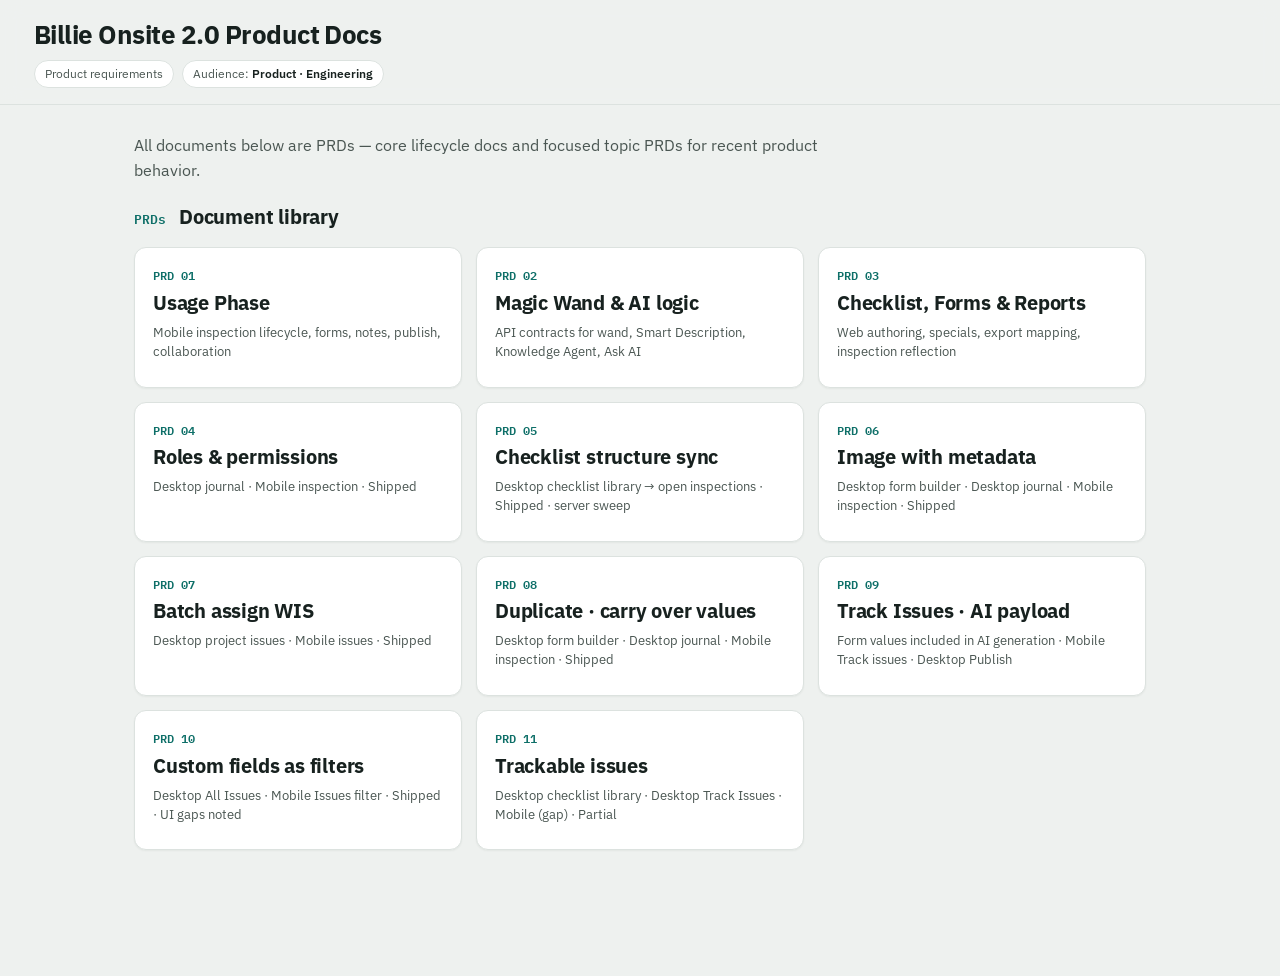
<file: index.html>
<!doctype html>
<html lang="en">
<head>
<meta charset="utf-8">
<meta name="viewport" content="width=device-width, initial-scale=1">
<title>Billie Onsite 2.0 Product Docs</title>
<link rel="preconnect" href="https://fonts.googleapis.com">
<link rel="preconnect" href="https://fonts.gstatic.com" crossorigin>
<link rel="stylesheet" href="https://fonts.googleapis.com/css2?family=IBM+Plex+Sans:wght@400;500;600;700&family=IBM+Plex+Mono:wght@400;500;600&display=swap">
<link rel="stylesheet" href="feature-docs.css">
</head>
<body>
<div class="app" style="grid-template-columns:1fr">
  <div class="main">
    <div class="topbar"><div class="topbar__inner">
      <h1 class="doc-title">Billie Onsite 2.0 Product Docs</h1>
      <div class="doc-meta">
        <span class="meta-chip">Product requirements</span>
        <span class="meta-chip">Audience: <b>Product · Engineering</b></span>
      </div>
    </div></div>
    <div class="content">
      <p class="lead">All documents below are PRDs — core lifecycle docs and focused topic PRDs for recent product behavior.</p>
      <div class="sec" id="all">
        <div class="sec__head"><span class="sec__num">PRDs</span><h2>Document library</h2></div>
        <div class="hub-grid">
<a class="hub-card" href="Inspection-Usage-Phase-PRD.html"><div class="hub-card__n">PRD 01</div><h2 class="hub-card__title">Usage Phase</h2><p class="hub-card__desc">Mobile inspection lifecycle, forms, notes, publish, collaboration</p></a>
<a class="hub-card" href="Magic-Wand-AI-Logic.html"><div class="hub-card__n">PRD 02</div><h2 class="hub-card__title">Magic Wand &amp; AI logic</h2><p class="hub-card__desc">API contracts for wand, Smart Description, Knowledge Agent, Ask AI</p></a>
<a class="hub-card" href="Checklist-Forms-Report-Templates-PRD.html"><div class="hub-card__n">PRD 03</div><h2 class="hub-card__title">Checklist, Forms &amp; Reports</h2><p class="hub-card__desc">Web authoring, specials, export mapping, inspection reflection</p></a>
<a class="hub-card" href="PRD-Roles-Permissions.html"><div class="hub-card__n">PRD 04</div><h2 class="hub-card__title">Roles & permissions</h2><p class="hub-card__desc">Desktop journal · Mobile inspection · Shipped</p></a><a class="hub-card" href="PRD-Checklist-Structure-Sync.html"><div class="hub-card__n">PRD 05</div><h2 class="hub-card__title">Checklist structure sync</h2><p class="hub-card__desc">Desktop checklist library → open inspections · Shipped · server sweep</p></a><a class="hub-card" href="PRD-Image-With-Metadata.html"><div class="hub-card__n">PRD 06</div><h2 class="hub-card__title">Image with metadata</h2><p class="hub-card__desc">Desktop form builder · Desktop journal · Mobile inspection · Shipped</p></a><a class="hub-card" href="PRD-Batch-Assign-WIS.html"><div class="hub-card__n">PRD 07</div><h2 class="hub-card__title">Batch assign WIS</h2><p class="hub-card__desc">Desktop project issues · Mobile issues · Shipped</p></a><a class="hub-card" href="PRD-Duplicate-Carry-Over.html"><div class="hub-card__n">PRD 08</div><h2 class="hub-card__title">Duplicate · carry over values</h2><p class="hub-card__desc">Desktop form builder · Desktop journal · Mobile inspection · Shipped</p></a><a class="hub-card" href="PRD-Track-Issues-AI-Payload.html"><div class="hub-card__n">PRD 09</div><h2 class="hub-card__title">Track Issues · AI payload</h2><p class="hub-card__desc">Form values included in AI generation · Mobile Track issues · Desktop Publish</p></a><a class="hub-card" href="PRD-Custom-Field-Filters.html"><div class="hub-card__n">PRD 10</div><h2 class="hub-card__title">Custom fields as filters</h2><p class="hub-card__desc">Desktop All Issues · Mobile Issues filter · Shipped · UI gaps noted</p></a><a class="hub-card" href="PRD-Trackable-Issues.html"><div class="hub-card__n">PRD 11</div><h2 class="hub-card__title">Trackable issues</h2><p class="hub-card__desc">Desktop checklist library · Desktop Track Issues · Mobile (gap) · Partial</p></a></div>
      </div>
    </div>
  </div>
</div>
<script>
(function () {
  const root = document.documentElement;
  const key = "billie-docs-theme";
  const saved = localStorage.getItem(key);
  if (saved === "light" || saved === "dark") root.setAttribute("data-theme", saved);
  const btn = document.getElementById("themeBtn");
  if (btn) btn.addEventListener("click", () => {
    const next = root.getAttribute("data-theme") === "dark" ? "light" : "dark";
    root.setAttribute("data-theme", next);
    localStorage.setItem(key, next);
  });
  const outline = document.getElementById("outline");
  if (outline) {
    document.querySelectorAll(".sec[id]").forEach((sec) => {
      const h = sec.querySelector("h2");
      if (!h) return;
      const li = document.createElement("li");
      const a = document.createElement("a");
      a.href = "#" + sec.id;
      a.textContent = h.textContent;
      li.appendChild(a);
      outline.appendChild(li);
    });
  }
})();
</script>
</body>
</html>
</file>
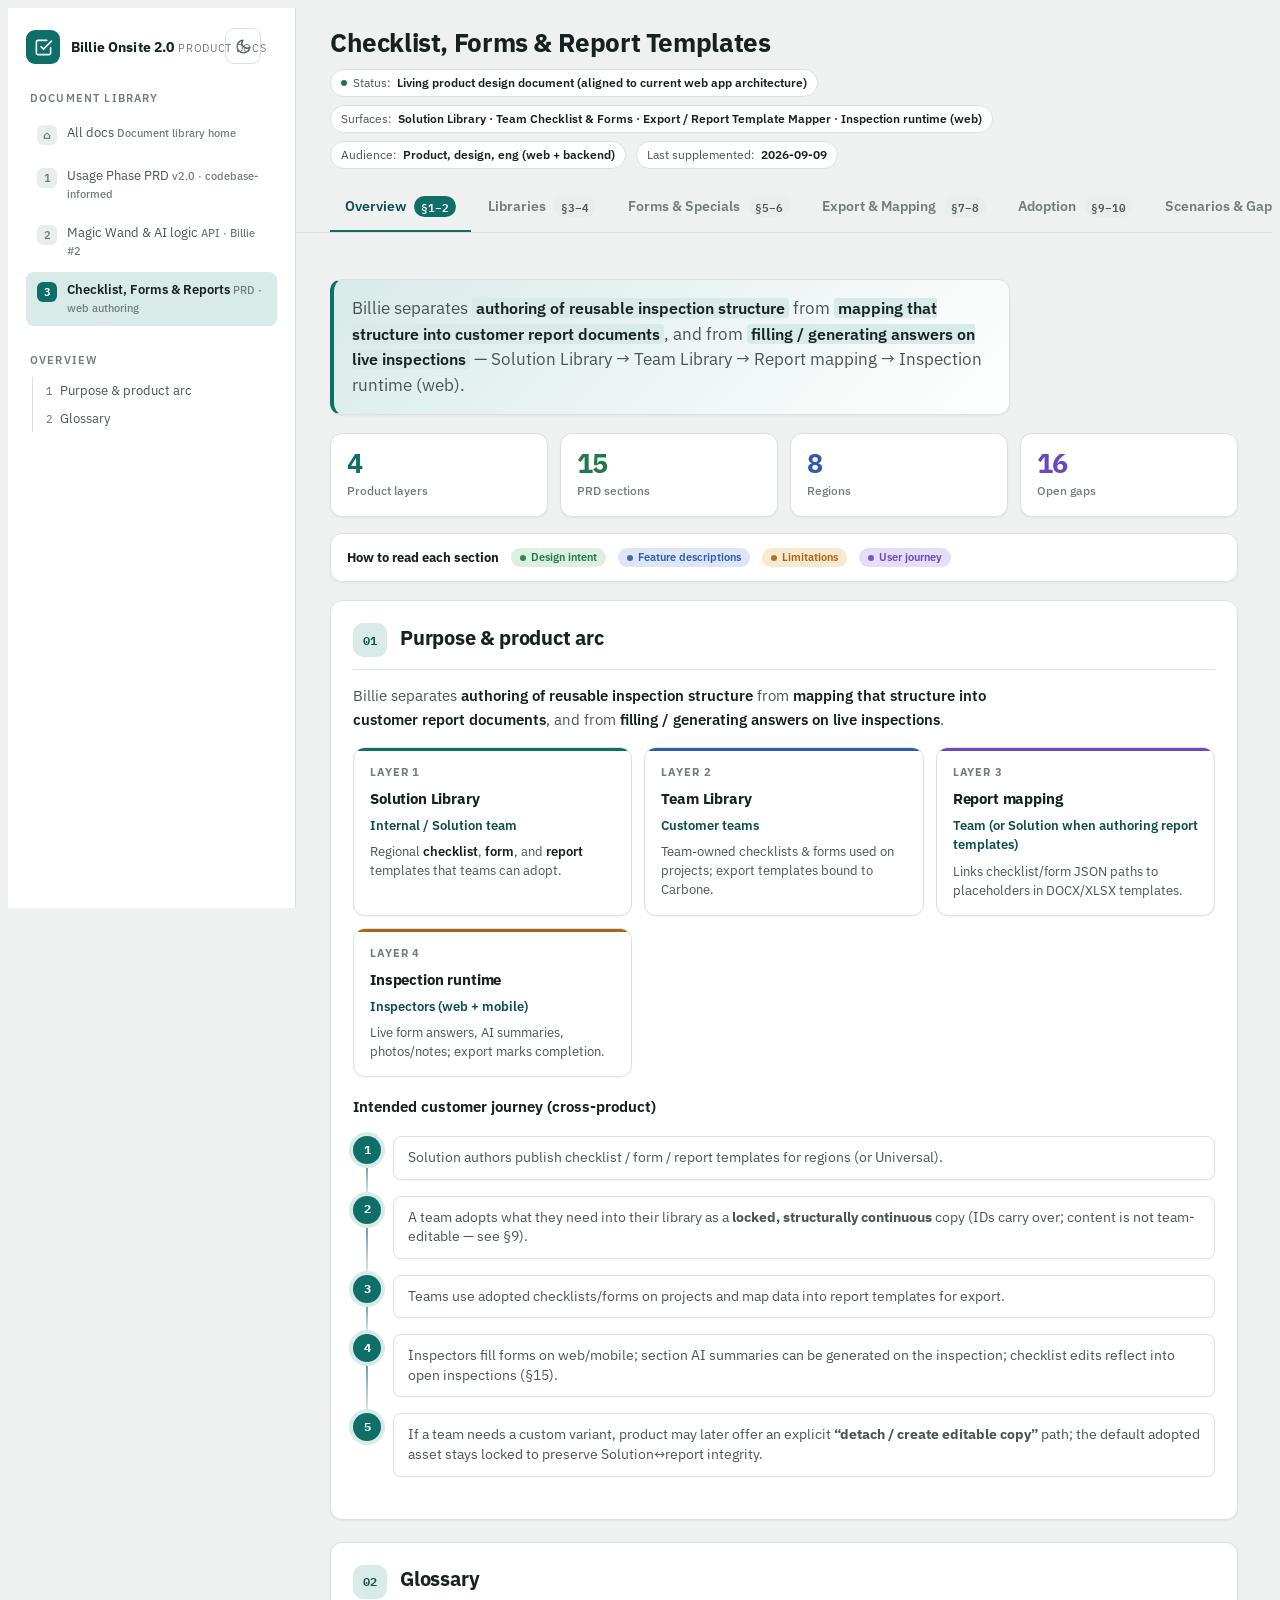
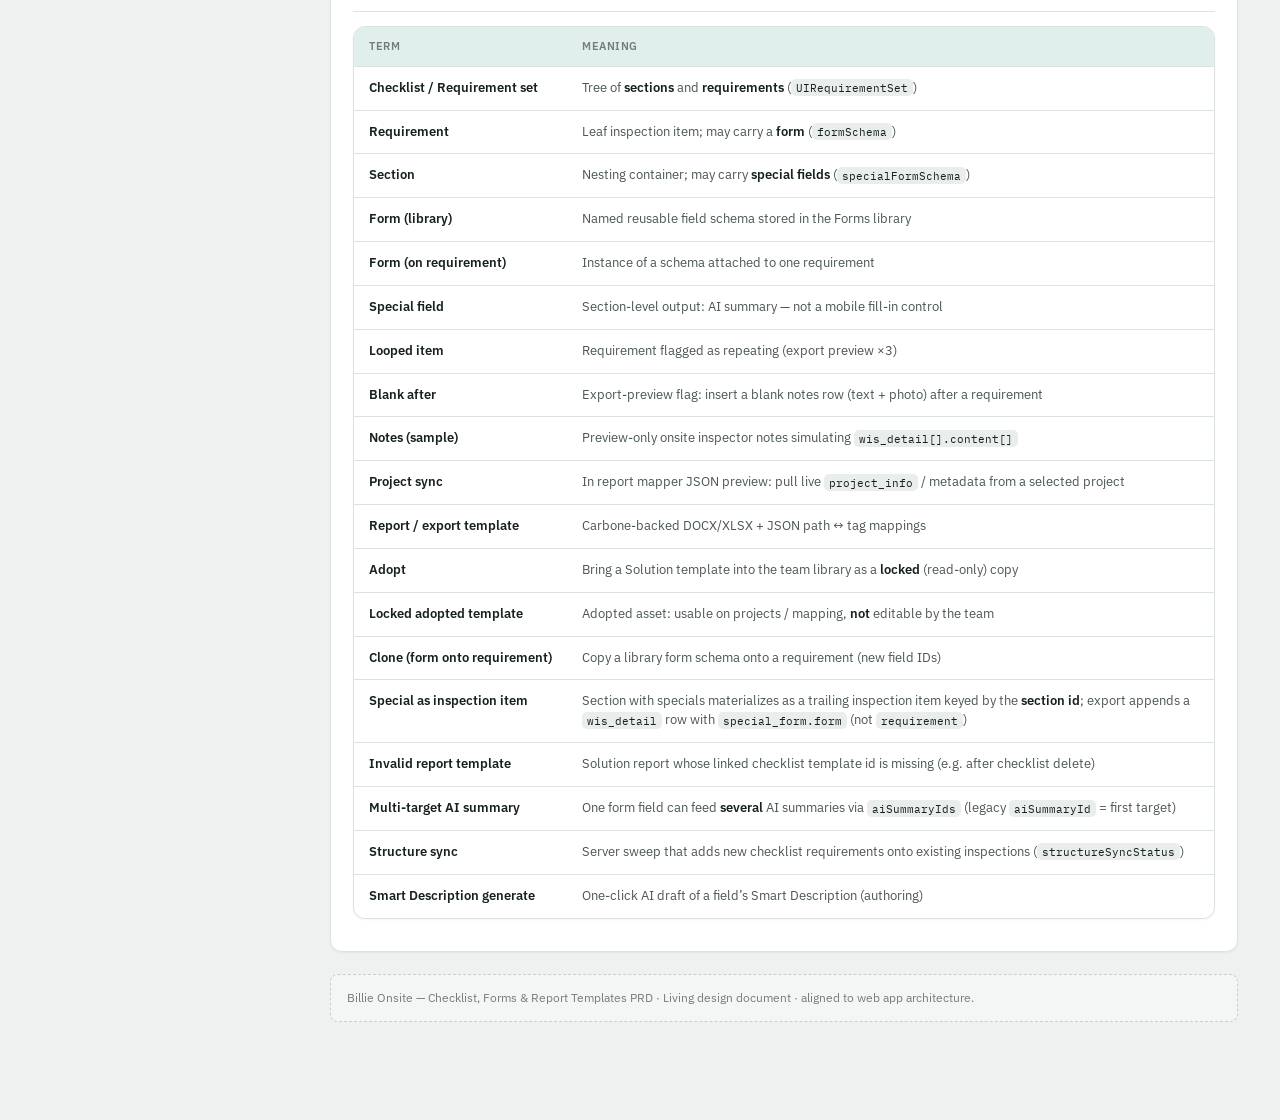
<file: Checklist-Forms-Report-Templates-PRD.html>
<!doctype html>
<html lang="en">
<head>
<meta charset="utf-8">
<meta name="viewport" content="width=device-width, initial-scale=1">
<title>Checklist, Forms &amp; Report Templates PRD — Billie Onsite</title>
<link rel="preconnect" href="https://fonts.googleapis.com">
<link rel="preconnect" href="https://fonts.gstatic.com" crossorigin>
<link rel="stylesheet" href="https://fonts.googleapis.com/css2?family=IBM+Plex+Sans:wght@400;500;600;700&family=IBM+Plex+Mono:wght@400;500;600&display=swap">
<style>
            :root {
                --ground: #eef1ef;
                --surface: #ffffff;
                --surface-2: #f4f6f5;
                --surface-3: #e9edeb;
                --ink: #17211f;
                --ink-2: #4a5652;
                --ink-3: #727d79;
                --border: #dce2df;
                --border-strong: #c6cfca;
                --accent: #0e6f68;
                --accent-ink: #0a4f4a;
                --accent-soft: #d8ebe8;
                --ok: #1f7a45;
                --ok-soft: #dcefe1;
                --warn: #a9660f;
                --warn-soft: #f6e8d1;
                --gap: #b1382f;
                --gap-soft: #f5dbd6;
                --future: #2f5cae;
                --future-soft: #dde5f7;
                --open: #6a49bd;
                --open-soft: #e6ddf6;
                --p0: #17211f;
                --p0-ink: #ffffff;
                --shadow: 0 1px 2px rgba(20, 30, 28, 0.06), 0 8px 24px -14px rgba(20, 30, 28, 0.22);
                --shadow-sm: 0 1px 2px rgba(20, 30, 28, 0.05);
                --radius: 12px;
                --radius-sm: 8px;
                --mono: "IBM Plex Mono", ui-monospace, SFMono-Regular, Menlo, monospace;
                --sans: "IBM Plex Sans", system-ui, -apple-system, Segoe UI, Roboto, sans-serif;
            }
            @media (prefers-color-scheme: dark) {
                :root:not([data-theme="light"]) {
                    --ground: #0d1312;
                    --surface: #141c1a;
                    --surface-2: #19221f;
                    --surface-3: #212c29;
                    --ink: #e9efec;
                    --ink-2: #a7b2ae;
                    --ink-3: #7b8681;
                    --border: #26312e;
                    --border-strong: #354441;
                    --accent: #43b9af;
                    --accent-ink: #7fd7cf;
                    --accent-soft: #123331;
                    --ok: #4fbf7d;
                    --ok-soft: #12281c;
                    --warn: #d69a3d;
                    --warn-soft: #2a1f0d;
                    --gap: #e06a60;
                    --gap-soft: #2c1512;
                    --future: #7099e8;
                    --future-soft: #121d31;
                    --open: #a488e6;
                    --open-soft: #1b1430;
                    --p0: #e9efec;
                    --p0-ink: #0d1312;
                    --shadow: 0 1px 2px rgba(0, 0, 0, 0.4), 0 10px 30px -16px rgba(0, 0, 0, 0.7);
                    --shadow-sm: 0 1px 2px rgba(0, 0, 0, 0.35);
                }
            }
            :root[data-theme="dark"] {
                --ground: #0d1312;
                --surface: #141c1a;
                --surface-2: #19221f;
                --surface-3: #212c29;
                --ink: #e9efec;
                --ink-2: #a7b2ae;
                --ink-3: #7b8681;
                --border: #26312e;
                --border-strong: #354441;
                --accent: #43b9af;
                --accent-ink: #7fd7cf;
                --accent-soft: #123331;
                --ok: #4fbf7d;
                --ok-soft: #12281c;
                --warn: #d69a3d;
                --warn-soft: #2a1f0d;
                --gap: #e06a60;
                --gap-soft: #2c1512;
                --future: #7099e8;
                --future-soft: #121d31;
                --open: #a488e6;
                --open-soft: #1b1430;
                --p0: #e9efec;
                --p0-ink: #0d1312;
                --shadow: 0 1px 2px rgba(0, 0, 0, 0.4), 0 10px 30px -16px rgba(0, 0, 0, 0.7);
                --shadow-sm: 0 1px 2px rgba(0, 0, 0, 0.35);
            }

            * {
                box-sizing: border-box;
            }
            body {
                background: var(--ground);
                color: var(--ink);
                font-family: var(--sans);
                line-height: 1.55;
                -webkit-font-smoothing: antialiased;
                font-size: 15px;
            }
            a {
                color: var(--accent-ink);
                text-decoration: none;
            }
            a:hover {
                text-decoration: underline;
            }
            :focus-visible {
                outline: 2px solid var(--accent);
                outline-offset: 2px;
                border-radius: 4px;
            }

            /* ---------- App shell ---------- */
            .app {
                display: grid;
                grid-template-columns: 288px minmax(0, 1fr);
                min-height: 100vh;
            }

            .sidebar {
                position: sticky;
                top: 0;
                height: 100vh;
                overflow: auto;
                background: var(--surface);
                border-right: 1px solid var(--border);
                padding: 22px 18px 40px;
                display: flex;
                flex-direction: column;
                gap: 26px;
            }
            .brand {
                display: flex;
                align-items: center;
                gap: 11px;
            }

            .brand__home {
                display: flex;
                align-items: center;
                gap: 11px;
                min-width: 0;
                color: inherit;
                text-decoration: none !important;
                border-radius: 10px;
                margin: -4px;
                padding: 4px;
                cursor: pointer;
                position: relative;
                z-index: 5;
            }
            .brand__home:hover {
                text-decoration: none !important;
                color: inherit;
                background: var(--surface-2);
            }
            .brand__home:focus-visible {
                outline: 2px solid var(--accent);
                outline-offset: 2px;
            }
            .brand__mark {
                width: 34px;
                height: 34px;
                border-radius: 9px;
                background: var(--accent);
                color: #fff !important;
                display: grid;
                place-items: center;
                flex: none;
                box-shadow: var(--shadow-sm);
                pointer-events: none;
                text-decoration: none;
            }
            .brand__mark svg {
                width: 19px;
                height: 19px;
            }
            .brand__name {
                font-weight: 700;
                font-size: 14px;
                letter-spacing: 0.01em;
                line-height: 1.2;
                color: var(--ink);
            }
            .brand__sub {
                font-size: 11px;
                color: var(--ink-3);
                letter-spacing: 0.06em;
                text-transform: uppercase;
                margin-top: 2px;
            }


            .rail-label {
                font-size: 10.5px;
                letter-spacing: 0.11em;
                text-transform: uppercase;
                color: var(--ink-3);
                font-weight: 600;
                margin: 0 0 9px 4px;
            }

            .doc-list {
                list-style: none;
                margin: 0;
                padding: 0;
                display: flex;
                flex-direction: column;
                gap: 4px;
            }
            .doc-item {
                display: flex;
                gap: 10px;
                align-items: flex-start;
                padding: 9px 11px;
                border-radius: var(--radius-sm);
                color: var(--ink-2);
                font-size: 13px;
                line-height: 1.35;
                cursor: default;
            }
            .doc-item.is-active {
                background: var(--accent-soft);
                color: var(--ink);
                font-weight: 600;
            }
            .doc-item.is-active .doc-item__idx {
                background: var(--accent);
                color: #fff;
            }
            .doc-item.is-placeholder {
                color: var(--ink-3);
                opacity: 0.75;
            }
            .doc-item__idx {
                width: 20px;
                height: 20px;
                border-radius: 6px;
                background: var(--surface-3);
                color: var(--ink-3);
                font-size: 11px;
                font-weight: 600;
                display: grid;
                place-items: center;
                flex: none;
                margin-top: 1px;
            }
            .doc-item__meta {
                font-size: 11px;
                color: var(--ink-3);
                font-weight: 500;
                margin-top: 2px;
            }

            .outline {
                list-style: none;
                margin: 0;
                padding: 0;
                display: flex;
                flex-direction: column;
                gap: 1px;
                border-left: 1px solid var(--border);
                margin-left: 6px;
            }
            .outline a {
                display: block;
                padding: 5px 12px;
                font-size: 12.5px;
                color: var(--ink-2);
                border-left: 2px solid transparent;
                margin-left: -1px;
                line-height: 1.35;
            }
            .outline a:hover {
                color: var(--ink);
                text-decoration: none;
            }
            .outline a.is-current {
                color: var(--accent-ink);
                border-left-color: var(--accent);
                font-weight: 600;
            }
            .outline a .o-num {
                color: var(--ink-3);
                font-family: var(--mono);
                font-size: 11px;
                margin-right: 7px;
            }

            /* ---------- Main column ---------- */
            .main {
                min-width: 0;
                display: flex;
                flex-direction: column;
            }
            .topbar {
                position: sticky;
                top: 0;
                z-index: 20;
                background: color-mix(in srgb, var(--ground) 82%, transparent);
                backdrop-filter: saturate(1.4) blur(10px);
                border-bottom: 1px solid var(--border);
            }
            .topbar__inner {
                max-width: 1080px;
                margin: 0 auto;
                padding: 20px 34px 0;
            }
            .doc-title {
                font-size: 26px;
                font-weight: 700;
                letter-spacing: -0.015em;
                line-height: 1.12;
                text-wrap: balance;
                margin: 0;
            }
            .doc-meta {
                display: flex;
                flex-wrap: wrap;
                gap: 8px 10px;
                margin-top: 12px;
                align-items: center;
            }
            .meta-chip {
                font-size: 11.5px;
                color: var(--ink-2);
                background: var(--surface);
                border: 1px solid var(--border);
                padding: 4px 10px;
                border-radius: 999px;
                display: inline-flex;
                gap: 6px;
                align-items: center;
            }
            .meta-chip b {
                color: var(--ink);
                font-weight: 600;
            }
            .meta-chip .dot {
                width: 6px;
                height: 6px;
                border-radius: 50%;
                background: var(--ok);
            }

            .theme-toggle {
                position: absolute;
                top: 20px;
                right: 34px;
                width: 36px;
                height: 36px;
                border-radius: 9px;
                border: 1px solid var(--border);
                background: var(--surface);
                color: var(--ink-2);
                cursor: pointer;
                display: grid;
                place-items: center;
            }
            .theme-toggle:hover {
                color: var(--ink);
                border-color: var(--border-strong);
            }
            .theme-toggle svg {
                width: 17px;
                height: 17px;
            }

            .tabs {
                display: flex;
                gap: 2px;
                max-width: 1080px;
                margin: 16px auto 0;
                padding: 0 34px;
                overflow-x: auto;
                scrollbar-width: none;
            }
            .tabs::-webkit-scrollbar {
                display: none;
            }
            .tab {
                appearance: none;
                background: none;
                border: none;
                font-family: inherit;
                cursor: pointer;
                white-space: nowrap;
                padding: 11px 15px 13px;
                font-size: 13.5px;
                font-weight: 600;
                color: var(--ink-3);
                border-bottom: 2.5px solid transparent;
                display: flex;
                align-items: center;
                gap: 8px;
            }
            .tab:hover {
                color: var(--ink-2);
            }
            .tab.is-active {
                color: var(--accent-ink);
                border-bottom-color: var(--accent);
            }
            .tab__badge {
                font-family: var(--mono);
                font-size: 10.5px;
                font-weight: 600;
                background: var(--surface-3);
                color: var(--ink-2);
                padding: 1px 7px;
                border-radius: 999px;
            }
            .tab.is-active .tab__badge {
                background: var(--accent);
                color: #fff;
            }

            .content {
                max-width: 1080px;
                margin: 0 auto;
                padding: 30px 34px 90px;
                width: 100%;
            }
            .panel {
                display: none;
                animation: fade 0.25s ease;
            }
            .panel.is-active {
                display: block;
            }
            @keyframes fade {
                from {
                    opacity: 0;
                    transform: translateY(4px);
                }
                to {
                    opacity: 1;
                    transform: none;
                }
            }
            @media (prefers-reduced-motion: reduce) {
                .panel,
                .panel.is-active {
                    animation: none;
                }
            }

            /* ---------- Section blocks ---------- */
            .sec {
                margin: 0 0 34px;
                scroll-margin-top: 150px;
            }
            .sec__head {
                display: flex;
                gap: 13px;
                align-items: baseline;
                margin-bottom: 6px;
            }
            .sec__num {
                font-family: var(--mono);
                font-size: 13px;
                font-weight: 600;
                color: var(--accent);
                flex: none;
                padding-top: 2px;
                min-width: 26px;
            }
            .sec h2 {
                font-size: 20px;
                font-weight: 700;
                letter-spacing: -0.01em;
                margin: 0;
                line-height: 1.2;
                text-wrap: balance;
            }
            .sec h3 {
                font-size: 15.5px;
                font-weight: 600;
                margin: 22px 0 8px;
                color: var(--ink);
                letter-spacing: -0.005em;
            }
            .sec h3 .h3num {
                font-family: var(--mono);
                font-size: 12px;
                color: var(--ink-3);
                margin-right: 8px;
            }
            .sec p {
                margin: 9px 0;
                color: var(--ink-2);
                max-width: 74ch;
            }
            .sec p strong,
            .sec li strong {
                color: var(--ink);
                font-weight: 600;
            }
            .sec ul {
                margin: 9px 0;
                padding-left: 20px;
                color: var(--ink-2);
                max-width: 74ch;
            }
            .sec ul li {
                margin: 5px 0;
            }
            .lead {
                font-size: 16px;
                color: var(--ink-2);
                max-width: 74ch;
            }
            em {
                color: var(--ink);
                font-style: normal;
                font-weight: 600;
                background: var(--accent-soft);
                padding: 0 4px;
                border-radius: 4px;
                font-size: 0.94em;
            }

            .divider {
                height: 1px;
                background: var(--border);
                border: none;
                margin: 34px 0;
            }

            /* callout */
            .callout {
                border: 1px solid var(--border);
                border-left: 3px solid var(--accent);
                background: var(--surface);
                border-radius: var(--radius-sm);
                padding: 13px 16px;
                margin: 14px 0;
                font-size: 13.5px;
                color: var(--ink-2);
            }
            .callout.is-warn {
                border-left-color: var(--warn);
            }
            .callout.is-open {
                border-left-color: var(--open);
            }
            .callout .co-label {
                font-size: 11px;
                letter-spacing: 0.08em;
                text-transform: uppercase;
                font-weight: 700;
                color: var(--ink);
                display: block;
                margin-bottom: 3px;
            }
            .callout.is-warn .co-label {
                color: var(--warn);
            }
            .callout.is-open .co-label {
                color: var(--open);
            }

            /* pills */
            .pill {
                display: inline-flex;
                align-items: center;
                gap: 5px;
                font-size: 11.5px;
                font-weight: 600;
                line-height: 1;
                padding: 4px 9px;
                border-radius: 999px;
                white-space: nowrap;
                font-family: var(--sans);
            }
            .pill::before {
                content: "";
                width: 6px;
                height: 6px;
                border-radius: 50%;
                background: currentColor;
                opacity: 0.9;
            }
            .pill--ok {
                background: var(--ok-soft);
                color: var(--ok);
            }
            .pill--warn {
                background: var(--warn-soft);
                color: var(--warn);
            }
            .pill--gap {
                background: var(--gap-soft);
                color: var(--gap);
            }
            .pill--future {
                background: var(--future-soft);
                color: var(--future);
            }
            .pill--open {
                background: var(--open-soft);
                color: var(--open);
            }
            .pill--neutral {
                background: var(--surface-3);
                color: var(--ink-2);
            }
            .pill--neutral::before {
                opacity: 0.5;
            }

            /* tables */
            .tbl-wrap {
                overflow-x: auto;
                border: 1px solid var(--border);
                border-radius: var(--radius);
                margin: 14px 0;
                background: var(--surface);
                box-shadow: var(--shadow-sm);
            }
            table {
                border-collapse: collapse;
                width: 100%;
                font-size: 13px;
                min-width: 520px;
            }
            thead th {
                text-align: left;
                font-weight: 600;
                font-size: 11px;
                letter-spacing: 0.05em;
                text-transform: uppercase;
                color: var(--ink-3);
                padding: 11px 15px;
                background: var(--surface-2);
                border-bottom: 1px solid var(--border);
                white-space: nowrap;
                position: sticky;
                top: 0;
            }
            tbody td {
                padding: 12px 15px;
                border-bottom: 1px solid var(--border);
                color: var(--ink-2);
                vertical-align: top;
                line-height: 1.45;
            }
            tbody tr:last-child td {
                border-bottom: none;
            }
            tbody tr:hover td {
                background: var(--surface-2);
            }
            td strong,
            td b {
                color: var(--ink);
                font-weight: 600;
            }
            .td-key {
                font-weight: 600;
                color: var(--ink);
                white-space: nowrap;
            }
            .num-cell {
                font-family: var(--mono);
                font-size: 12px;
                color: var(--ink-3);
                text-align: right;
                font-variant-numeric: tabular-nums;
            }
            code,
            .mono {
                font-family: var(--mono);
                font-size: 0.86em;
                background: var(--surface-3);
                padding: 1.5px 5px;
                border-radius: 5px;
                color: var(--ink);
                word-break: break-word;
            }
            td code {
                white-space: nowrap;
            }

            /* two-column target vs current */
            .tc-grid {
                display: grid;
                gap: 12px;
                grid-template-columns: repeat(auto-fit, minmax(240px, 1fr));
                margin: 14px 0;
            }
            .tc-box {
                border: 1px solid var(--border);
                border-radius: var(--radius-sm);
                padding: 13px 15px;
                background: var(--surface);
            }
            .tc-box h4 {
                margin: 0 0 7px;
                font-size: 11px;
                letter-spacing: 0.07em;
                text-transform: uppercase;
                color: var(--ink-3);
                font-weight: 700;
            }
            .tc-box.is-target {
                border-top: 2px solid var(--accent);
            }
            .tc-box.is-current {
                border-top: 2px solid var(--warn);
            }
            .tc-box p {
                margin: 0;
                font-size: 13px;
            }

            /* stat row */
            .stat-row {
                display: grid;
                gap: 12px;
                grid-template-columns: repeat(auto-fit, minmax(150px, 1fr));
                margin: 16px 0;
            }
            .stat {
                background: var(--surface);
                border: 1px solid var(--border);
                border-radius: var(--radius);
                padding: 15px 16px;
                box-shadow: var(--shadow-sm);
            }
            .stat__n {
                font-size: 27px;
                font-weight: 700;
                letter-spacing: -0.02em;
                line-height: 1;
                font-variant-numeric: tabular-nums;
            }
            .stat__l {
                font-size: 12px;
                color: var(--ink-3);
                margin-top: 6px;
                font-weight: 500;
            }
            .stat--ok .stat__n {
                color: var(--ok);
            }
            .stat--warn .stat__n {
                color: var(--warn);
            }
            .stat--gap .stat__n {
                color: var(--gap);
            }
            .stat--future .stat__n {
                color: var(--future);
            }
            .stat--open .stat__n {
                color: var(--open);
            }
            .stat--accent .stat__n {
                color: var(--accent);
            }

            /* ---------- Flow diagram ---------- */
            .flow {
                display: flex;
                gap: 0;
                overflow-x: auto;
                padding: 6px 2px 16px;
                margin: 16px 0;
            }
            .flow-stage {
                flex: none;
                width: 210px;
                padding: 0 16px;
                border-right: 1px dashed var(--border);
                position: relative;
            }
            .flow-stage:last-child {
                border-right: none;
            }
            .flow-stage__t {
                font-size: 11px;
                letter-spacing: 0.07em;
                text-transform: uppercase;
                font-weight: 700;
                color: var(--accent);
                margin-bottom: 12px;
                height: 16px;
            }
            .flow-nodes {
                display: flex;
                flex-direction: column;
                gap: 0;
            }
            .node {
                background: var(--surface);
                border: 1px solid var(--border-strong);
                border-radius: 9px;
                padding: 9px 11px;
                font-size: 12px;
                font-weight: 500;
                color: var(--ink);
                box-shadow: var(--shadow-sm);
                line-height: 1.3;
                position: relative;
            }
            .node small {
                display: block;
                font-family: var(--mono);
                font-size: 9.5px;
                color: var(--ink-3);
                margin-top: 2px;
                font-weight: 400;
            }
            .node--ai {
                border-color: var(--open);
                background: var(--open-soft);
            }
            .node--pub {
                border-color: var(--accent);
                background: var(--accent-soft);
            }
            .node--branch {
                border-style: dashed;
            }
            .n-arrow {
                height: 18px;
                display: grid;
                place-items: center;
                color: var(--ink-3);
            }
            .n-arrow::before {
                content: "↓";
                font-size: 14px;
            }
            .n-split {
                font-size: 10px;
                color: var(--ink-3);
                text-align: center;
                padding: 4px 0 2px;
                font-style: italic;
            }

            /* legend */
            .legend {
                display: flex;
                flex-wrap: wrap;
                align-items: center;
                gap: 8px 12px;
                margin: 10px 0 18px;
                padding: 14px 16px;
                background: var(--surface);
                border: 1px solid var(--border);
                border-radius: var(--radius);
                box-shadow: var(--shadow-sm);
                font-size: 12.5px;
                color: var(--ink-2);
            }
            .legend .pill {
                font-size: 11px;
            }

            /* ---------- Test cases ---------- */
            .tc-toolbar {
                position: sticky;
                top: 150px;
                z-index: 10;
                background: var(--ground);
                padding: 14px 0 16px;
                margin-bottom: 8px;
                display: flex;
                flex-wrap: wrap;
                gap: 12px;
                align-items: center;
            }
            .filter-grp {
                display: flex;
                gap: 4px;
                background: var(--surface);
                border: 1px solid var(--border);
                border-radius: 9px;
                padding: 3px;
            }
            .filter-btn {
                appearance: none;
                border: none;
                background: none;
                font-family: inherit;
                font-size: 12px;
                font-weight: 600;
                color: var(--ink-3);
                padding: 6px 12px;
                border-radius: 6px;
                cursor: pointer;
            }
            .filter-btn:hover {
                color: var(--ink);
            }
            .filter-btn.is-on {
                background: var(--accent);
                color: #fff;
            }
            .search {
                flex: 1;
                min-width: 180px;
                position: relative;
            }
            .search input {
                width: 100%;
                font-family: inherit;
                font-size: 13px;
                color: var(--ink);
                background: var(--surface);
                border: 1px solid var(--border);
                border-radius: 9px;
                padding: 9px 12px 9px 34px;
            }
            .search input::placeholder {
                color: var(--ink-3);
            }
            .search svg {
                position: absolute;
                left: 11px;
                top: 50%;
                transform: translateY(-50%);
                width: 15px;
                height: 15px;
                color: var(--ink-3);
            }
            .tc-count {
                font-size: 12px;
                color: var(--ink-3);
                font-weight: 500;
                white-space: nowrap;
            }


            .tc-export-btn {
                appearance: none;
                border: 1px solid var(--accent);
                background: var(--accent-soft);
                font-family: inherit;
                font-size: 12px;
                font-weight: 650;
                color: var(--accent-ink);
                padding: 8px 14px;
                border-radius: 9px;
                cursor: pointer;
                white-space: nowrap;
                display: inline-flex;
                align-items: center;
                gap: 7px;
                flex: none;
                margin-left: auto;
            }
            .tc-export-btn:hover {
                border-color: var(--accent);
                background: var(--accent);
                color: #fff;
            }
            .tc-export-btn svg {
                width: 14px;
                height: 14px;
                flex: none;
            }
            .tc-group__note {
                font-size: 12.5px;
                color: var(--ink-2);
                margin: 0 0 12px;
                padding: 10px 12px;
                background: var(--warn-soft);
                border-radius: var(--radius-sm);
                border: 1px solid var(--border);
                line-height: 1.45;
            }
            .tc-group__note-label {
                display: inline-block;
                font-size: 10.5px;
                font-weight: 700;
                letter-spacing: 0.06em;
                text-transform: uppercase;
                color: var(--warn);
                margin-right: 8px;
            }
            .tc-group {
                margin: 26px 0 8px;
            }
            .tc-group__t {
                font-size: 14px;
                font-weight: 700;
                color: var(--ink);
                display: flex;
                align-items: center;
                gap: 10px;
                margin: 0 0 4px;
                letter-spacing: -0.005em;
            }
            .tc-group__t .g-num {
                font-family: var(--mono);
                font-size: 12px;
                color: var(--accent);
                font-weight: 600;
            }

            .tc-list {
                display: grid;
                gap: 12px;
                margin-top: 14px;
            }
            .tc-card {
                border: 1px solid var(--border);
                border-radius: var(--radius);
                background: var(--surface);
                box-shadow: var(--shadow-sm);
                overflow: hidden;
            }
            .tc-card__top {
                display: flex;
                gap: 12px;
                align-items: flex-start;
                padding: 14px 16px;
                cursor: pointer;
                user-select: none;
            }
            .tc-card__top:hover {
                background: var(--surface-2);
            }
            .tc-prio {
                font-family: var(--mono);
                font-size: 11px;
                font-weight: 600;
                padding: 3px 8px;
                border-radius: 6px;
                flex: none;
                line-height: 1.2;
                margin-top: 1px;
            }
            .tc-prio.P0 {
                background: var(--p0);
                color: var(--p0-ink);
            }
            .tc-prio.P1 {
                background: var(--warn-soft);
                color: var(--warn);
            }
            .tc-prio.P2 {
                background: var(--future-soft);
                color: var(--future);
            }
            .tc-id {
                font-family: var(--mono);
                font-size: 12px;
                color: var(--ink-3);
                font-weight: 500;
            }
            .tc-hd {
                flex: 1;
                min-width: 0;
            }
            .tc-name {
                font-size: 13.5px;
                font-weight: 600;
                color: var(--ink);
                margin: 2px 0 0;
                line-height: 1.35;
            }
            .tc-tags {
                display: flex;
                gap: 6px;
                flex-wrap: wrap;
                margin-top: 7px;
            }
            .tc-chev {
                flex: none;
                color: var(--ink-3);
                transition: transform 0.2s;
                margin-top: 3px;
            }
            .tc-card.is-open .tc-chev {
                transform: rotate(90deg);
            }
            .tc-body {
                display: none;
                padding: 0 16px 16px;
                border-top: 1px solid var(--border);
                margin-top: -1px;
            }
            .tc-card.is-open .tc-body {
                display: block;
            }
            .tc-body dl {
                display: grid;
                grid-template-columns: auto 1fr;
                gap: 4px 16px;
                margin: 14px 0 0;
                font-size: 13px;
            }
            .tc-body dt {
                font-size: 11px;
                letter-spacing: 0.05em;
                text-transform: uppercase;
                color: var(--ink-3);
                font-weight: 700;
                padding-top: 3px;
            }
            .tc-body dd {
                margin: 0;
                color: var(--ink-2);
            }
            .tc-body ol {
                margin: 0;
                padding-left: 18px;
                color: var(--ink-2);
            }
            .tc-body ol li {
                margin: 3px 0;
            }
            .tc-exp {
                color: var(--ink);
                font-weight: 500;
            }
            .tc-cur {
                display: block;
                margin-top: 8px;
                padding: 9px 12px;
                background: var(--warn-soft);
                border-radius: 7px;
                font-size: 12.5px;
                color: var(--ink);
            }
            .tc-cur b {
                color: var(--warn);
            }
            .tc-empty {
                text-align: center;
                padding: 50px 20px;
                color: var(--ink-3);
            }

            footer {
                border-top: 1px solid var(--border);
                padding: 22px 0 0;
                margin-top: 30px;
                font-size: 12px;
                color: var(--ink-3);
            }

            /* ---------- responsive ---------- */
            @media (max-width: 900px) {
                .app {
                    grid-template-columns: 1fr;
                }
                .sidebar {
                    position: static;
                    height: auto;
                    flex-direction: row;
                    flex-wrap: wrap;
                    align-items: center;
                    gap: 16px;
                    border-right: none;
                    border-bottom: 1px solid var(--border);
                    padding: 14px 20px;
                }
                .sidebar__docs,
                .sidebar__outline {
                    display: none;
                }
                .brand {
                    flex: 1;
                }
                .topbar__inner,
                .tabs,
                .content {
                    padding-left: 20px;
                    padding-right: 20px;
                }
                .theme-toggle {
                    position: static;
                }
                .sidebar .theme-toggle {
                    margin-left: auto;
                }
                .tc-toolbar {
                    top: 0;
                }
            }
            @media (max-width: 560px) {
                .doc-title {
                    font-size: 22px;
                }
                .content {
                    padding-top: 22px;
                }
            }
        </style>

<style>
  pre.code{margin:14px 0;padding:14px 16px;background:var(--surface);border:1px solid var(--border);border-radius:var(--radius-sm);
    overflow-x:auto;font-family:var(--mono);font-size:12px;line-height:1.5;color:var(--ink);box-shadow:var(--shadow-sm)}
  .sec h4{font-weight:650}

  /* ----- Readability enhancements for this PRD ----- */
  .panel > .lead {
    font-size: 16.5px;
    max-width: 68ch;
    padding: 16px 18px;
    background: linear-gradient(135deg, var(--accent-soft), var(--surface));
    border: 1px solid var(--border);
    border-left: 4px solid var(--accent);
    border-radius: var(--radius);
    box-shadow: var(--shadow-sm);
  }
  .sec {
    background: var(--surface);
    border: 1px solid var(--border);
    border-radius: var(--radius);
    padding: 22px 22px 18px;
    box-shadow: var(--shadow-sm);
    margin-bottom: 22px;
  }
  .sec > .hr, .sec > hr.divider {
    display: none;
  }
  .sec__head {
    padding-bottom: 12px;
    margin-bottom: 14px;
    border-bottom: 1px solid var(--border);
  }
  .sec__num {
    width: 34px;
    height: 34px;
    min-width: 34px;
    border-radius: 10px;
    background: var(--accent-soft);
    color: var(--accent-ink);
    display: grid;
    place-items: center;
    padding-top: 0;
    font-size: 12px;
  }
  .subsec {
    margin: 14px 0;
    padding: 14px 16px 12px;
    border-radius: var(--radius-sm);
    border: 1px solid var(--border);
    background: var(--surface-2);
  }
  .subsec > h3:first-child {
    margin-top: 0;
    display: flex;
    align-items: center;
    gap: 8px;
    flex-wrap: wrap;
  }
  .subsec > h3:first-child::before {
    content: "";
    width: 8px;
    height: 8px;
    border-radius: 999px;
    flex: none;
    background: currentColor;
    opacity: 0.55;
  }
  .subsec--intent > h3:first-child { color: var(--ok); }
  .subsec--features > h3:first-child { color: var(--future); }
  .subsec--limits > h3:first-child { color: var(--warn); }
  .subsec--journey > h3:first-child { color: var(--open); }
  .subsec > h3:first-child .h3num {
    color: inherit;
  }
  .subsec--intent {
    border-left: 4px solid var(--ok);
    background: color-mix(in srgb, var(--ok-soft) 55%, var(--surface));
  }
  .subsec--features {
    border-left: 4px solid var(--future);
    background: color-mix(in srgb, var(--future-soft) 45%, var(--surface));
  }
  .subsec--limits {
    border-left: 4px solid var(--warn);
    background: color-mix(in srgb, var(--warn-soft) 50%, var(--surface));
  }
  .subsec--journey {
    border-left: 4px solid var(--open);
    background: color-mix(in srgb, var(--open-soft) 45%, var(--surface));
  }
  .subsec h3 .h3num {
    opacity: 0.85;
  }
  .layer-grid {
    display: grid;
    gap: 12px;
    grid-template-columns: repeat(auto-fit, minmax(220px, 1fr));
    margin: 16px 0 8px;
  }
  .layer-card {
    position: relative;
    background: var(--surface);
    border: 1px solid var(--border);
    border-radius: var(--radius);
    padding: 16px 16px 14px;
    box-shadow: var(--shadow-sm);
    overflow: hidden;
  }
  .layer-card::before {
    content: "";
    position: absolute;
    inset: 0 0 auto 0;
    height: 3px;
    background: var(--accent);
  }
  .layer-card:nth-child(2)::before { background: var(--future); }
  .layer-card:nth-child(3)::before { background: var(--open); }
  .layer-card:nth-child(4)::before { background: var(--warn); }
  .layer-card__kicker {
    font-size: 11px;
    font-weight: 700;
    letter-spacing: 0.08em;
    text-transform: uppercase;
    color: var(--ink-3);
    margin-bottom: 6px;
  }
  .layer-card h3.layer-card__title {
    font-size: 15px;
    font-weight: 700;
    margin: 0 0 6px;
    color: var(--ink);
    letter-spacing: -0.01em;
  }
  .layer-card__who {
    font-size: 12.5px;
    color: var(--accent-ink);
    font-weight: 600;
    margin: 0 0 8px;
  }
  .layer-card p {
    margin: 0;
    font-size: 13px;
    color: var(--ink-2);
    line-height: 1.45;
  }
  .journey-rail {
    display: grid;
    gap: 0;
    margin: 18px 0 8px;
    counter-reset: step;
  }
  .journey-step {
    display: grid;
    grid-template-columns: 28px 1fr;
    gap: 12px;
    align-items: start;
    padding: 0 0 16px 0;
    position: relative;
  }
  .journey-step:not(:last-child)::before {
    content: "";
    position: absolute;
    left: 13px;
    top: 26px;
    bottom: 0;
    width: 2px;
    background: linear-gradient(to bottom, var(--accent), var(--border));
    opacity: 0.7;
  }
  .journey-step__n {
    width: 28px;
    height: 28px;
    border-radius: 999px;
    background: var(--accent);
    color: #fff;
    font-family: var(--mono);
    font-size: 12px;
    font-weight: 700;
    display: grid;
    place-items: center;
    position: relative;
    z-index: 1;
    box-shadow: 0 0 0 4px var(--accent-soft);
  }
  .journey-step__body {
    background: var(--surface);
    border: 1px solid var(--border);
    border-radius: var(--radius-sm);
    padding: 11px 14px;
    font-size: 13.5px;
    color: var(--ink-2);
    line-height: 1.45;
    box-shadow: var(--shadow-sm);
  }
  .sec ul, .sec ol, .subsec ul, .subsec ol {
    margin: 8px 0 10px;
  }
  .sec li, .subsec li {
    margin: 5px 0;
  }
  .tbl-wrap {
    margin: 12px 0 14px;
    box-shadow: var(--shadow-sm);
  }
  .tbl-wrap table thead th {
    background: color-mix(in srgb, var(--accent-soft) 70%, var(--surface-2));
  }
  .callout {
    box-shadow: var(--shadow-sm);
  }
  .kicker-row {
    display: flex;
    flex-wrap: wrap;
    gap: 8px;
    margin: 4px 0 14px;
  }
  footer {
    margin-top: 8px;
    padding: 14px 16px;
    border-radius: var(--radius-sm);
    background: var(--surface-2);
    border: 1px dashed var(--border-strong);
  }

  /* Scenario / gap / success list cards */
  .scenario-card, .gap-card, .ok-card {
    margin: 10px 0;
    padding: 12px 14px 10px;
    border-radius: var(--radius-sm);
    border: 1px solid var(--border);
    background: var(--surface-2);
  }
  .scenario-card {
    border-left: 4px solid var(--accent);
  }
  .gap-card {
    border-left: 4px solid var(--open);
    background: color-mix(in srgb, var(--open-soft) 40%, var(--surface));
  }
  .ok-card {
    border-left: 4px solid var(--ok);
    background: color-mix(in srgb, var(--ok-soft) 40%, var(--surface));
  }
  .scenario-card > h3:first-child,
  .gap-card > h3:first-child {
    margin-top: 0;
  }
  .gap-list, .ok-list {
    list-style: none;
    padding: 0;
    margin: 8px 0 0;
    display: grid;
    gap: 8px;
  }
  .gap-list > li, .ok-list > li {
    margin: 0;
    padding: 11px 13px;
    border-radius: var(--radius-sm);
    border: 1px solid var(--border);
    background: var(--surface);
    box-shadow: var(--shadow-sm);
    font-size: 13.5px;
    color: var(--ink-2);
    line-height: 1.45;
  }
  .gap-list > li {
    border-left: 3px solid var(--open);
  }
  .ok-list > li {
    border-left: 3px solid var(--ok);
  }
  .sec h4 {
    margin: 16px 0 8px;
    padding: 0 0 6px;
    font-size: 13.5px;
    font-weight: 650;
    color: var(--ink);
    border-bottom: 1px dashed var(--border-strong);
    background: transparent;
  }
</style>

</head>

<body>

<div class="app">
  <aside class="sidebar">
        
    <div class="brand">
      <a href="index.html" class="brand__home" id="brandHome" aria-label="All product docs home" title="All docs">
        <span class="brand__mark" aria-hidden="true">
          <svg viewBox="0 0 24 24" fill="none" stroke="currentColor" stroke-width="2" stroke-linecap="round" stroke-linejoin="round">
            <path d="M9 11l3 3L22 4"/><path d="M21 12v7a2 2 0 0 1-2 2H5a2 2 0 0 1-2-2V5a2 2 0 0 1 2-2h11"/>
          </svg>
        </span>
        <span class="brand__text">
          <span class="brand__name">Billie Onsite 2.0</span>
          <span class="brand__sub">Product Docs</span>
        </span>
      </a>
<button class="theme-toggle" id="themeBtn" aria-label="Toggle dark mode" title="Toggle theme">
        <svg id="themeIcon" viewBox="0 0 24 24" fill="none" stroke="currentColor" stroke-width="2" stroke-linecap="round" stroke-linejoin="round"><circle cx="12" cy="12" r="4"/><path d="M12 2v2M12 20v2M4.9 4.9l1.4 1.4M17.7 17.7l1.4 1.4M2 12h2M20 12h2M4.9 19.1l1.4-1.4M17.7 6.3l1.4-1.4"/></svg>
      </button>
    </div>

    <div class="sidebar__docs">
      <p class="rail-label">Document Library</p>
      <ul class="doc-list">
        <li class="doc-item">
          <a href="index.html" style="display:flex;gap:10px;align-items:flex-start;color:inherit;text-decoration:none;width:100%">
            <span class="doc-item__idx">⌂</span>
            <span>All docs
              <span class="doc-item__meta">Document library home</span>
            </span>
          </a>
        </li>
        <li class="doc-item">
          <a href="Inspection-Usage-Phase-PRD.html" style="display:flex;gap:10px;align-items:flex-start;color:inherit;text-decoration:none;width:100%">
            <span class="doc-item__idx">1</span>
            <span>Usage Phase PRD
              <span class="doc-item__meta">v2.0 · codebase-informed</span>
            </span>
          </a>
        </li>
        <li class="doc-item">
          <a href="Magic-Wand-AI-Logic.html" style="display:flex;gap:10px;align-items:flex-start;color:inherit;text-decoration:none;width:100%">
            <span class="doc-item__idx">2</span>
            <span>Magic Wand &amp; AI logic
              <span class="doc-item__meta">API · Billie #2</span>
            </span>
          </a>
        </li>
        <li class="doc-item is-active">
          <span class="doc-item__idx">3</span>
          <span>Checklist, Forms &amp; Reports
            <span class="doc-item__meta">PRD · web authoring</span>
          </span>
        </li>
      </ul>
    </div>

    <div class="sidebar__outline">
      <p class="rail-label" id="outlineLabel">On This Page</p>
      <ul class="outline" id="outline"></ul>
    </div>
  </aside>

  <div class="main">
    <div class="topbar">
      <div class="topbar__inner">
        <h1 class="doc-title">Checklist, Forms &amp; Report Templates</h1>
        <div class="doc-meta">
          <span class="meta-chip"><span class="dot"></span>Status: <b>Living product design document (aligned to current web app architecture)</b></span>
          <span class="meta-chip">Surfaces: <b>Solution Library · Team Checklist &amp; Forms · Export / Report Template Mapper · Inspection runtime (web)</b></span>
          <span class="meta-chip">Audience: <b>Product, design, eng (web + backend)</b></span>
          <span class="meta-chip">Last supplemented: <b>2026-09-09</b></span>
        </div>
      </div>
      <nav class="tabs" id="tabs" role="tablist">
        <button class="tab is-active" data-tab="overview" role="tab">Overview <span class="tab__badge">§1–2</span></button><button class="tab" data-tab="libraries" role="tab">Libraries <span class="tab__badge">§3–4</span></button><button class="tab" data-tab="forms" role="tab">Forms & Specials <span class="tab__badge">§5–6</span></button><button class="tab" data-tab="export" role="tab">Export & Mapping <span class="tab__badge">§7–8</span></button><button class="tab" data-tab="adoption" role="tab">Adoption <span class="tab__badge">§9–10</span></button><button class="tab" data-tab="scenarios" role="tab">Scenarios & Gaps <span class="tab__badge">§11–13</span></button><button class="tab" data-tab="appendix" role="tab">Appendix <span class="tab__badge">§14 + B</span></button><button class="tab" data-tab="runtime" role="tab">Runtime <span class="tab__badge">§15</span></button><button class="tab" data-tab="tests" role="tab">Test Cases <span class="tab__badge">§16</span></button>
      </nav>
    </div>

    <div class="content">
      <section class="panel is-active" id="panel-overview" role="tabpanel">
<p class="lead" style="margin-bottom:18px">Billie separates <em>authoring of reusable inspection structure</em> from <em>mapping that structure into customer report documents</em>, and from <em>filling / generating answers on live inspections</em> — Solution Library → Team Library → Report mapping → Inspection runtime (web).</p>
<div class="stat-row">
          <div class="stat stat--accent"><div class="stat__n">4</div><div class="stat__l">Product layers</div></div>
          <div class="stat stat--ok"><div class="stat__n">15</div><div class="stat__l">PRD sections</div></div>
          <div class="stat stat--future"><div class="stat__n">8</div><div class="stat__l">Regions</div></div>
          <div class="stat stat--open"><div class="stat__n">16</div><div class="stat__l">Open gaps</div></div>
        </div>
<div class="legend">
          <strong style="color:var(--ink)">How to read each section</strong>
          <span class="pill pill--ok">Design intent</span>
          <span class="pill pill--future">Feature descriptions</span>
          <span class="pill pill--warn">Limitations</span>
          <span class="pill pill--open">User journey</span>
        </div>
<div class="sec" id="s-1-purpose-product-arc" data-outline="1 · Purpose &amp; product arc">
<div class="sec__head"><span class="sec__num">01</span><h2>Purpose & product arc</h2></div>
<p>Billie separates <strong>authoring of reusable inspection structure</strong> from <strong>mapping that structure into customer report documents</strong>, and from <strong>filling / generating answers on live inspections</strong>.</p>
<div class="layer-grid">
  <div class="layer-card">
    <div class="layer-card__kicker">Layer 1</div>
    <h3 class="layer-card__title">Solution Library</h3>
    <div class="layer-card__who">Internal / Solution team</div>
    <p>Regional <strong>checklist</strong>, <strong>form</strong>, and <strong>report</strong> templates that teams can adopt.</p>
  </div>
  <div class="layer-card">
    <div class="layer-card__kicker">Layer 2</div>
    <h3 class="layer-card__title">Team Library</h3>
    <div class="layer-card__who">Customer teams</div>
    <p>Team-owned checklists &amp; forms used on projects; export templates bound to Carbone.</p>
  </div>
  <div class="layer-card">
    <div class="layer-card__kicker">Layer 3</div>
    <h3 class="layer-card__title">Report mapping</h3>
    <div class="layer-card__who">Team (or Solution when authoring report templates)</div>
    <p>Links checklist/form JSON paths to placeholders in DOCX/XLSX templates.</p>
  </div>
  <div class="layer-card">
    <div class="layer-card__kicker">Layer 4</div>
    <h3 class="layer-card__title">Inspection runtime</h3>
    <div class="layer-card__who">Inspectors (web + mobile)</div>
    <p>Live form answers, AI summaries, photos/notes; export marks completion.</p>
  </div>
</div>
<p style="font-weight:650;color:var(--ink);margin:18px 0 6px">Intended customer journey (cross-product)</p>
<div class="journey-rail">
  <div class="journey-step"><div class="journey-step__n">1</div><div class="journey-step__body">Solution authors publish checklist / form / report templates for regions (or Universal).</div></div>
  <div class="journey-step"><div class="journey-step__n">2</div><div class="journey-step__body">A team adopts what they need into their library as a <strong>locked, structurally continuous</strong> copy (IDs carry over; content is not team-editable — see §9).</div></div>
  <div class="journey-step"><div class="journey-step__n">3</div><div class="journey-step__body">Teams use adopted checklists/forms on projects and map data into report templates for export.</div></div>
  <div class="journey-step"><div class="journey-step__n">4</div><div class="journey-step__body">Inspectors fill forms on web/mobile; section AI summaries can be generated on the inspection; checklist edits reflect into open inspections (§15).</div></div>
  <div class="journey-step"><div class="journey-step__n">5</div><div class="journey-step__body">If a team needs a custom variant, product may later offer an explicit <strong>“detach / create editable copy”</strong> path; the default adopted asset stays locked to preserve Solution↔report integrity.</div></div>
</div>
</div>
<div class="sec" id="s-2-glossary" data-outline="2 · Glossary">
<div class="sec__head"><span class="sec__num">02</span><h2>Glossary</h2></div>
<div class="tbl-wrap"><table><thead><tr><th>Term</th><th>Meaning</th></tr></thead><tbody><tr><td class="td-key"><strong>Checklist / Requirement set</strong></td><td>Tree of <strong>sections</strong> and <strong>requirements</strong> (<code>UIRequirementSet</code>)</td></tr><tr><td class="td-key"><strong>Requirement</strong></td><td>Leaf inspection item; may carry a <strong>form</strong> (<code>formSchema</code>)</td></tr><tr><td class="td-key"><strong>Section</strong></td><td>Nesting container; may carry <strong>special fields</strong> (<code>specialFormSchema</code>)</td></tr><tr><td class="td-key"><strong>Form (library)</strong></td><td>Named reusable field schema stored in the Forms library</td></tr><tr><td class="td-key"><strong>Form (on requirement)</strong></td><td>Instance of a schema attached to one requirement</td></tr><tr><td class="td-key"><strong>Special field</strong></td><td>Section-level output: AI summary — not a mobile fill-in control</td></tr><tr><td class="td-key"><strong>Looped item</strong></td><td>Requirement flagged as repeating (export preview ×3)</td></tr><tr><td class="td-key"><strong>Blank after</strong></td><td>Export-preview flag: insert a blank notes row (text + photo) after a requirement</td></tr><tr><td class="td-key"><strong>Notes (sample)</strong></td><td>Preview-only onsite inspector notes simulating <code>wis_detail[].content[]</code></td></tr><tr><td class="td-key"><strong>Project sync</strong></td><td>In report mapper JSON preview: pull live <code>project_info</code> / metadata from a selected project</td></tr><tr><td class="td-key"><strong>Report / export template</strong></td><td>Carbone-backed DOCX/XLSX + JSON path ↔ tag mappings</td></tr><tr><td class="td-key"><strong>Adopt</strong></td><td>Bring a Solution template into the team library as a <strong>locked</strong> (read-only) copy</td></tr><tr><td class="td-key"><strong>Locked adopted template</strong></td><td>Adopted asset: usable on projects / mapping, <strong>not</strong> editable by the team</td></tr><tr><td class="td-key"><strong>Clone (form onto requirement)</strong></td><td>Copy a library form schema onto a requirement (new field IDs)</td></tr><tr><td class="td-key"><strong>Special as inspection item</strong></td><td>Section with specials materializes as a trailing inspection item keyed by the <strong>section id</strong>; export appends a <code>wis_detail</code> row with <code>special_form.form</code> (not <code>requirement</code>)</td></tr><tr><td class="td-key"><strong>Invalid report template</strong></td><td>Solution report whose linked checklist template id is missing (e.g. after checklist delete)</td></tr><tr><td class="td-key"><strong>Multi-target AI summary</strong></td><td>One form field can feed <strong>several</strong> AI summaries via <code>aiSummaryIds</code> (legacy <code>aiSummaryId</code> = first target)</td></tr><tr><td class="td-key"><strong>Structure sync</strong></td><td>Server sweep that adds new checklist requirements onto existing inspections (<code>structureSyncStatus</code>)</td></tr><tr><td class="td-key"><strong>Smart Description generate</strong></td><td>One-click AI draft of a field’s Smart Description (authoring)</td></tr></tbody></table></div>
<hr class="divider">
</div>
<footer>Billie Onsite — Checklist, Forms &amp; Report Templates PRD · Living design document · aligned to web app architecture.</footer>
</section><section class="panel" id="panel-libraries" role="tabpanel">
<div class="sec" id="s-3-solution-library" data-outline="3 · Solution Library">
<div class="sec__head"><span class="sec__num">03</span><h2>Solution Library</h2></div>
<h3><span class="h3num">3.1</span>Design intent</h3>
<p>Solution Library is an <strong>internal catalog</strong>, not an end-customer workspace. It exists to:</p>
<ul><li>Standardize high-quality checklist / form / report starting points across markets.</li><li>Control distribution via <strong>regions</strong> (and Universal).</li><li>Use a real <strong>DRAFT → PUBLISHED → ARCHIVED</strong> lifecycle so teams only see published assets.</li><li>Author templates that, once adopted, remain the <strong>locked blueprint</strong> teams run against.</li><li>Allow Solution authors to <strong>remove</strong> obsolete templates (including published ones) while making broken report↔checklist links visible.</li></ul>
<p>Access is gated (email allowlist today; product intent is Solution-team-only).</p>
<h3><span class="h3num">3.2</span>Feature descriptions</h3>
<div class="tbl-wrap"><table><thead><tr><th>Sub-library</th><th>Intent</th><th>Maturity (web)</th></tr></thead><tbody><tr><td class="td-key"><strong>Checklist & Forms templates</strong></td><td>Structure + reusable forms</td><td>Full authoring + publish + delete</td></tr><tr><td class="td-key"><strong>Report templates</strong></td><td>Document layout + mappings + linked checklist</td><td>Full authoring + publish + delete + Invalid badge</td></tr><tr><td class="td-key"><strong>Tag templates</strong></td><td>Tagging presets</td><td>Shell / lighter</td></tr><tr><td class="td-key"><strong>Knowledge agent templates</strong></td><td>Agent configs</td><td>Shell / lighter</td></tr></tbody></table></div>
<p><strong>Regions:</strong> <code>UNIVERSAL | AU | US | UK | CA | NZ | HK | SG</code>.</p>
<ul><li><strong>Universal</strong> = available to all teams.</li><li>Country-specific templates appear for matching team owner regions (server filters customer catalogs).</li><li>Authors can multi-select regions when creating templates.</li></ul>
<p><strong>Checklist template authoring</strong></p>
<ol style="color:var(--ink-2);padding-left:20px;max-width:74ch"><li>Create template (name, description, regions).</li><li>Edit tree in the shared checklist editor (same UX as team).</li><li>Attach forms to requirements; configure section <strong>Special</strong> fields.</li><li>Save draft or <strong>Publish</strong>.</li></ol>
<p><strong>Form template authoring</strong></p>
<ol style="color:var(--ink-2);padding-left:20px;max-width:74ch"><li>Create named form in Solution Forms catalog (with regions).</li><li>Build fields in the form builder (§5).</li><li>Publish when ready for teams.</li><li>Delete allowed for any status (including published), same pattern as team forms ⋮ menu.</li></ol>
<p><strong>Report template authoring</strong></p>
<ol style="color:var(--ink-2);padding-left:20px;max-width:74ch"><li>Create report template (name, regions).</li><li>Open the upload / mapping wizard in Solution mode.</li><li>Optionally bind a checklist template + <strong>template ID</strong> (UI copy: “Paste your template ID”; not Carbone-branded in the placeholder).</li><li>Map document tags to JSON paths; embed or link checklist JSON + mappings.</li><li>Publish.</li></ol>
<p><strong>Delete &amp; link integrity</strong></p>
<div class="tbl-wrap"><table><thead><tr><th>Action</th><th>Behavior</th></tr></thead><tbody><tr><td class="td-key">Delete checklist (any status, including Published)</td><td>Card ⋯ → Delete → confirm. If report templates link to it, dialog <strong>lists those report names</strong> and warns they will no longer be valid.</td></tr><tr><td class="td-key">Delete report (any status)</td><td>Card ⋯ → Delete → confirm.</td></tr><tr><td class="td-key"><strong>Invalid</strong> badge</td><td>Report card whose <code>linkedChecklistTemplateId</code> is set but that checklist is missing from the Solution checklist list.</td></tr><tr><td class="td-key">Cross-list fetch</td><td>Checklist and report lists both load when either library is open so Invalid can be computed and delete warnings can name linked reports.</td></tr></tbody></table></div>
<p>APIs (mirror form-template delete):</p>
<ul><li><code>DELETE /backoffice/solution-library/checklist-templates/:id</code></li><li><code>DELETE /backoffice/solution-library/report-templates/:id</code></li></ul>
<p>Checklist delete invalidates report list caches so Invalid badges refresh.</p>
<h3><span class="h3num">3.3</span>Limitations</h3>
<ul><li>Tag / Knowledge agent sub-libraries are thinner than Checklist & Report.</li><li>Teams never edit Solution assets in place; customization belongs on the team side (or future detach).</li><li>Publish lifecycle is real for Solution; team-side draft/publish is still partially mocked (§4).</li><li><strong>Invalid</strong> is client-derived (missing linked checklist id), not a first-class backend status.</li><li>No dedicated “re-link checklist” repair UX yet — author must edit or delete the orphaned report.</li><li>Delete depends on backend DELETE support; UI surfaces an error toast if the API rejects.</li></ul>
<h3><span class="h3num">3.4</span>User journey expected</h3>
<ol style="color:var(--ink-2);padding-left:20px;max-width:74ch"><li>Solution author opens Solution Library → Checklist & Forms (or Reports).</li><li>Creates a regional draft, builds checklist/forms/special fields (or report mappings).</li><li>Publishes when ready for customer catalogs.</li><li>Later, a team adopts the published asset into Team Library as <strong>locked</strong> and uses it on projects / export.</li><li>To retire a checklist: ⋯ → Delete → see named linked reports in the confirm dialog → confirm → those report cards show <strong>Invalid</strong>.</li><li>Author deletes or rewires Invalid report templates separately.</li></ol>
<hr class="divider">
</div>
<div class="sec" id="s-4-team-checklist-forms-library" data-outline="4 · Team Checklist &amp; Forms Library">
<div class="sec__head"><span class="sec__num">04</span><h2>Team Checklist & Forms Library</h2></div>
<h3><span class="h3num">4.1</span>Design intent</h3>
<p>This is the <strong>customer-owned workspace</strong> for:</p>
<ul><li>Building <strong>team-authored</strong> checklists and forms (fully editable).</li><li>Adopting Solution templates into the team library as <strong>locked</strong> assets for use on projects.</li><li>Maintaining report/export templates bound to Carbone.</li><li>Preparing structure for inspections and for the report mapper’s JSON preview.</li></ul>
<p><strong>Adopted vs authored</strong></p>
<div class="tbl-wrap"><table><thead><tr><th>Origin</th><th>Editability (product intention)</th><th>Why</th></tr></thead><tbody><tr><td class="td-key">Created in Team Library</td><td>Editable</td><td>Team owns the design</td></tr><tr><td class="td-key">Adopted from Solution Library</td><td><strong>Locked / read-only</strong></td><td>Keeps structure & IDs aligned with Solution-authored report mappings; prevents silent drift</td></tr></tbody></table></div>
<div class="callout is-warn"><span class="co-label">Implementation note</span><strong>Implementation note:</strong> Locking may not be fully enforced in the UI yet. Treat read-only adopted templates as <strong>required product behavior</strong>, not optional polish.</div>
<h3><span class="h3num">4.2</span>Feature descriptions</h3>
<p><strong>Checklist structure</strong> — a checklist is a <code>UIRequirementSet</code>:</p>
<ul><li>Ordered <code>checklistItems.ids</code></li><li><code>entities[id]</code> → <code>UIRequirement</code></li><li><strong>SECTION</strong>: nesting + optional <code>specialFormSchema</code></li><li><strong>REQUIREMENT</strong>: inspectable leaf + optional <code>formSchema</code></li><li>Display numbers for humans; <strong>IDs</strong> for the machine contract</li></ul>
<p><strong>Forms on requirements</strong></p>
<ul><li>Requirements hold <strong>what inspectors fill</strong> on mobile/web (<code>formSchema</code>).</li><li>Forms library holds <strong>named reusable schemas</strong>.</li><li>Authors can: build inline, save to library, or <strong>Clone Form</strong> from library onto a requirement.</li><li>Unchanged clone → attach without duplicating the library entry.</li><li>Edited clone → prompt to save as a <strong>new</strong> library form.</li><li>Cloning onto a requirement <strong>regenerates form id + field/option ids</strong>.</li></ul>
<p><strong>Team publish / draft (current reality)</strong></p>
<div class="tbl-wrap"><table><thead><tr><th>Concept</th><th>Backend today</th><th>Frontend today</th></tr></thead><tbody><tr><td class="td-key">Checklist status</td><td><code>ACTIVE</code> / <code>INACTIVE</code></td><td>Mock DRAFT / PUBLISHED in localStorage</td></tr><tr><td class="td-key">Export template status</td><td><code>ACTIVE</code> / <code>INACTIVE</code></td><td>Similar mock pattern</td></tr></tbody></table></div>
<p>Saving a form from the checklist editor may immediately PUT the checklist so form content isn’t stranded in Redux only — and so open inspections can pick up schema / structure changes (§15).</p>
<h3><span class="h3num">4.3</span>Limitations</h3>
<ul><li>Adopted-template lock may not yet disable editors.</li><li>Team DRAFT/PUBLISHED is UX preview until real lifecycle APIs exist.</li><li>Homepage “publish” mock does not always write full <code>requirementJson</code> as production would.</li></ul>
<h3><span class="h3num">4.4</span>User journey expected</h3>
<p><strong>Team-authored checklist</strong></p>
<ol style="color:var(--ink-2);padding-left:20px;max-width:74ch"><li>Team Checklist & Forms → create checklist → build sections/requirements.</li><li>Open a requirement → Form builder → add fields / clone from library.</li><li>On sections → Special → AI summary as needed.</li><li>Toggle Looped item / Blank after / Notes where export preview needs them.</li><li>Save / (mock) publish → use on projects, inspections, or report mapper.</li></ol>
<p><strong>Adopt from Solution</strong></p>
<ol style="color:var(--ink-2);padding-left:20px;max-width:74ch"><li>Template library → Use checklist or Adopt form.</li><li>Asset appears in team library as <strong>locked</strong>.</li><li>Team uses it on projects / mapping <strong>without</strong> structural edits.</li><li>(Future) Detach only if an editable fork is explicitly required.</li></ol>
<hr class="divider">
</div>
<footer>Billie Onsite — Checklist, Forms &amp; Report Templates PRD · Living design document · aligned to web app architecture.</footer>
</section><section class="panel" id="panel-forms" role="tabpanel">
<div class="sec" id="s-5-form-building-requirement-forms" data-outline="5 · Form building (requirement forms)">
<div class="sec__head"><span class="sec__num">05</span><h2>Form building (requirement forms)</h2></div>
<h3><span class="h3num">5.1</span>Design intent</h3>
<p>Requirement forms are the <strong>inspector input surface</strong>: structured answers collected on mobile/web for each requirement. Authors compose a small, typed field set per requirement so:</p>
<ul><li>Inspectors get a clear fill UX.</li><li>Report export can project answers into Carbone JSON via <strong>label slugs</strong>.</li><li>Individual fields can <strong>opt into one or more section AI summaries</strong>.</li><li>Forms can be reused via the Forms library without reinventing the schema each time.</li></ul>
<p>Special outputs (AI summary) are <strong>not</strong> requirement form palette items — they live on sections (§6).</p>
<h3><span class="h3num">5.2</span>Feature descriptions</h3>
<h4 style="margin:16px 0 8px;font-size:14px;color:var(--ink)">Standard field types</h4>
<div class="tbl-wrap"><table><thead><tr><th>Type</th><th>Label in UI</th><th>Description</th><th>Options?</th></tr></thead><tbody><tr><td class="td-key"><code>short_text</code></td><td>Short text</td><td>Single-line answer</td><td>No</td></tr><tr><td class="td-key"><code>long_text</code></td><td>Long text</td><td>Multi-line answer</td><td>No</td></tr><tr><td class="td-key"><code>number</code></td><td>Number</td><td>Numeric value</td><td>No</td></tr><tr><td class="td-key"><code>date</code></td><td>Date</td><td>Calendar date</td><td>No</td></tr><tr><td class="td-key"><code>time</code></td><td>Time</td><td>Time of day</td><td>No</td></tr><tr><td class="td-key"><code>multiple_choice</code></td><td>Multiple choice</td><td>Pick one option</td><td>Yes</td></tr><tr><td class="td-key"><code>checkboxes</code></td><td>Checkboxes</td><td>Pick one or more</td><td>Yes</td></tr><tr><td class="td-key"><code>dropdown</code></td><td>Dropdown</td><td>Select from a list</td><td>Yes</td></tr><tr><td class="td-key"><code>file_upload</code></td><td>File / image</td><td>Upload a file or photo</td><td>No</td></tr><tr><td class="td-key"><code>signature</code></td><td>Signature</td><td>Sign on screen</td><td>No</td></tr></tbody></table></div>
<h4 style="margin:16px 0 8px;font-size:14px;color:var(--ink)">Per-field settings (authoring order)</h4>
<ol style="color:var(--ink-2);padding-left:20px;max-width:74ch"><li><strong>Label</strong> — display name; also drives Carbone <strong>slug</strong> keys in export JSON.</li><li><strong>Placeholder</strong> — empty-state hint in fill UI.</li><li><strong>Smart Description</strong> — authoring hint so AI autofill / generation understands the field.</li><li><strong>Smart Description generate</strong> — sparkles control drafts a description via <code>POST /form-fields/smart-description</code> (Carbone-shaped single-field document). Result lands in the textarea for edit; not auto-saved. Works for standard fields and AI-summary prompts (typed as Long text for the API).</li><li><strong>Options</strong> — for multiple choice / checkboxes / dropdown (each option has its own id + label).</li><li><strong>Required</strong> — whether the inspector must answer.</li><li><strong>Include in AI summary</strong> — toggle + <strong>multi-select</strong> of AI summaries by label (<code>includeInAiSummary</code> + <code>aiSummaryIds[]</code>; legacy <code>aiSummaryId</code> = first target for older mobile). See §6.</li></ol>
<h4 style="margin:16px 0 8px;font-size:14px;color:var(--ink)">Form-level controls</h4>
<ul><li><strong>Form name</strong> — required for saving into the Forms library.</li><li>Field list: add from palette, reorder (drag), select, remove, clear all.</li><li><strong>Clone Form</strong> from library onto a requirement.</li><li>Sample answers (<code>formSampleData</code>) and Magic Wand AI fill appear in report-mapper / preview contexts.</li></ul>
<h4 style="margin:16px 0 8px;font-size:14px;color:var(--ink)">Export / runtime relationship</h4>
<ul><li>Field answers appear under requirement form objects in export JSON keyed by label slug.</li><li>In mapper / sample JSON: <code>file_upload</code> → <strong>list of https URLs</strong>; <code>signature</code> → single URL (or empty when unsigned).</li><li>On web inspection: file/image fields support upload; signatures remain device-captured (display-only on web when empty).</li></ul>
<h3><span class="h3num">5.3</span>Limitations</h3>
<ul><li>Smart Description generate currently may omit rich context (<code>requirementText</code> / <code>sectionTitle</code>) even though the API supports it; existing text is not sent as a revise prompt (blank → new draft).</li><li>Renaming a label can break existing Carbone tag mappings (slugs, not UUIDs).</li><li>Cloning onto a requirement always mints new field ids — mappings that keyed by field id must be re-checked.</li><li>Adopted-locked forms should not open in structural edit mode (enforcement may lag).</li><li>Signature capture on web is not supported (mobile captures; web shows existing value).</li></ul>
<h3><span class="h3num">5.4</span>User journey expected</h3>
<ol style="color:var(--ink-2);padding-left:20px;max-width:74ch"><li>Author opens a requirement → Form (or Forms library → edit form).</li><li>Adds field types from the left palette until the inspection question is covered.</li><li>Sets Label / Placeholder / Smart Description (optionally <strong>Generate</strong>) / Options / Required.</li><li>Optionally toggles <strong>Include in AI summary</strong> and ticks <strong>one or more</strong> summaries by label.</li><li>Names the form and saves to library, or keeps it only on this requirement.</li><li>Later, in report mapper, sample values / Magic Wand fill blanks for preview mapping.</li><li>On inspection, inspectors fill fields (including photo upload on web); opted-in answers feed AI summary generate (§15).</li></ol>
<hr class="divider">
</div>
<div class="sec" id="s-6-section-special-fields-ai-summary" data-outline="6 · Section special fields (AI summary)">
<div class="sec__head"><span class="sec__num">06</span><h2>Section special fields (AI summary)</h2></div>
<h3><span class="h3num">6.1</span>Design intent</h3>
<p>Some outputs span <strong>many requirements / findings</strong>, not a single inspector fill control. Those belong on the <strong>section</strong> as <code>specialFormSchema</code>:</p>
<ul><li><strong>AI summary</strong> — narrative over opted-in fields across the <strong>whole checklist</strong> (by summary id), prompted by Smart Description; generatable on the live inspection.</li></ul>
<p>Putting these on a requirement form would misrepresent ownership and fill UX. Specials <strong>materialize as inspection items</strong> keyed by the section id so sync stays stable (§15).</p>
<h3><span class="h3num">6.2</span>Feature descriptions</h3>
<h4 style="margin:16px 0 8px;font-size:14px;color:var(--ink)">Entry point</h4>
<ul><li>On a <strong>section</strong> row: <strong>Special</strong> button → <code>SectionSpecialFieldsDialog</code>.</li><li>Palette for this release: <strong>AI summary</strong>.</li></ul>
<h4 style="margin:16px 0 8px;font-size:14px;color:var(--ink)">AI summary block</h4>
<div class="tbl-wrap"><table><thead><tr><th>Concern</th><th>Behavior</th></tr></thead><tbody><tr><td class="td-key">Storage</td><td>Special field on section (<code>type: ai_summary</code>)</td></tr><tr><td class="td-key">Prompt</td><td>Field <strong>Smart Description</strong> drives the summary instruction (supports Smart Description <strong>generate</strong>)</td></tr><tr><td class="td-key">Label</td><td>Shown in “Include in AI summary” pickers</td></tr><tr><td class="td-key">Sources (product model)</td><td>Opt-in from the <strong>source</strong>, not only from the summary</td></tr><tr><td class="td-key">Per-field opt-in</td><td>Toggle Include → tick <strong>one or more</strong> summaries (<code>aiSummaryIds[]</code>; legacy <code>aiSummaryId</code> = first)</td></tr><tr><td class="td-key">Target discovery</td><td><strong>All</strong> AI summaries on the checklist (ancestors preferred in ordering); <strong>no mock targets</strong></td></tr><tr><td class="td-key">Included sources UI</td><td>Summary settings list linked sources with unlink (unlink removes <strong>that</strong> summary id only)</td></tr><tr><td class="td-key">Contribution scope</td><td>Walk-wide by summary field id — not limited to the summary’s section subtree</td></tr><tr><td class="td-key">Runtime</td><td>Web inspection shows purple AI summary block + Generate → <code>POST /form-fields/summary</code> (§15)</td></tr></tbody></table></div>
<h4 style="margin:16px 0 8px;font-size:14px;color:var(--ink)">How specials become inspection items</h4>
<ul>
  <li>A section with <code>specialFormSchema.fields</code> emits a <strong>trailing synthetic item</strong> keyed by the <strong>section id</strong> (stable across re-sync; never duplicated).</li>
  <li>Live checklist overlays apply the same way as requirement forms.</li>
  <li>Product contract (e2e): AI special on checklist → inspection shows AI summary + generate control (must not degrade to a plain form).</li>
  <li>Works for <strong>special-only sections</strong> (no requirement children) as well as sections that also have requirements.</li>
</ul>
<p><strong>Export / Carbone <code>wis_detail</code> shape</strong> — after walking a section’s children, if the section has specials, a <strong>trailing</strong> <code>wis_detail</code> entry is appended that:</p>
<ul>
  <li>Has <code>special_form.form</code>, <strong>not</strong> <code>requirement</code></li>
  <li>Does <strong>not</strong> include requirement-style text / result / notes on that form object</li>
  <li>Belongs to that section in <code>section</code> (title / path)</li>
</ul>
<p>Example (label “Fire safety summary” → slug <code>fire_safety_summary</code>):</p>
<pre class="code">{
  "wis_detail": [
    {
      "section": { "title": "Fire safety", "...": "..." },
      "requirement": {
        "form": { "action_taken": "..." }
      }
    },
    {
      "section": { "title": "Fire safety", "...": "..." },
      "special_form": {
        "form": {
          "fire_safety_summary": ""
        }
      }
    }
  ]
}</pre>
<p style="color:var(--ink-3);font-size:13px;margin-top:8px">Requirement rows keep <code>requirement.form</code>; the specials row is a sibling entry under the same section. See also §7 JSON preview.</p>
<h3><span class="h3num">6.3</span>Limitations</h3>
<ul><li>Cross-section AI targeting is powerful but easy to misconfigure (any field can point at any summary id).</li><li>Requirement-level <code>uiData</code> multi-target exists in the model; primary authoring path is <strong>per-field</strong>.</li><li>Locked adopted checklists should not allow editing special-field wiring (enforcement may lag).</li><li>Without any authored AI summary, Include controls have no real targets (mocks removed by design).</li></ul>
<h3><span class="h3num">6.4</span>User journey expected</h3>
<p><strong>AI summary</strong></p>
<ol style="color:var(--ink-2);padding-left:20px;max-width:74ch"><li>Author opens a section → Special → add <strong>AI summary</strong> → set label + Smart Description (optionally Generate).</li><li>On requirements, open forms → for each relevant field, toggle <strong>Include in AI summary</strong> → tick one or more summaries.</li><li>Return to Special → confirm <strong>Included sources</strong>; unlink if needed.</li><li>Create/open inspection → special item appears for the section → fill opted-in fields → <strong>Generate</strong> AI summary → edit → autosave.</li><li>Export / report mapping can consume stored summary text / <code>specials.*</code> paths.</li></ol>
<hr class="divider">
</div>
<footer>Billie Onsite — Checklist, Forms &amp; Report Templates PRD · Living design document · aligned to web app architecture.</footer>
</section><section class="panel" id="panel-export" role="tabpanel">
<div class="sec" id="s-7-checklist-export-flags-report-json-previ" data-outline="7 · Checklist export flags &amp; report JSON preview">
<div class="sec__head"><span class="sec__num">07</span><h2>Checklist export flags & report JSON preview</h2></div>
<p>These controls sit <strong>beside</strong> the form builder: they shape how the checklist appears in <strong>export / Carbone sample JSON</strong> while authors map report templates. They are primarily <strong>preview / mapping aids</strong> (Looped item is a preview / mapping aid).</p>
<h3><span class="h3num">7.1</span>Design intent</h3>
<p>Report authors need a realistic JSON tree before documents are wired:</p>
<ul><li>Repeating findings (loops),</li><li>Blank spacer rows,</li><li>Onsite notes outside the form,</li><li>Section <strong>specials</strong> (AI summary placeholders),</li><li>Media fields as <strong>URL shapes</strong> matching runtime,</li><li>Real project metadata instead of placeholders.</li></ul>
<p>The checklist panel in the upload/export wizard (and team checklist editor flags) lets authors simulate that payload without running a full inspection.</p>
<h3><span class="h3num">7.2</span>Feature descriptions</h3>
<h4 style="margin:16px 0 8px;font-size:14px;color:var(--ink)">Checklist bootstrap (mapper panel)</h4>
<div class="tbl-wrap"><table><thead><tr><th>Control</th><th>What it does</th></tr></thead><tbody><tr><td class="td-key"><strong>From template</strong></td><td>Generate a mock checklist/forms tree from the uploaded DOCX/XLSX (heuristic).</td></tr><tr><td class="td-key"><strong>Blank</strong></td><td>Start an empty local checklist for manual structure.</td></tr><tr><td class="td-key"><strong>Import library…</strong></td><td>Clone a team library checklist into the mapper session.</td></tr></tbody></table></div>
<h4 style="margin:16px 0 8px;font-size:14px;color:var(--ink)">Per-requirement export flags</h4>
<div class="tbl-wrap"><table><thead><tr><th>Control</th><th>Storage</th><th>Effect</th></tr></thead><tbody><tr><td class="td-key"><strong>Looped item</strong></td><td><code>uiData.loopRequirement</code> (also accepts legacy <code>repeatingFindings</code> / <code>itemizedLoop</code>)</td><td>Marks requirement as duplicatable findings source. Export preview repeats the finding block <strong>×3</strong> (<code>DEFAULT_REQUIREMENT_LOOP_COUNT</code>). UI rename of older “Loop ×3”.</td></tr><tr><td class="td-key"><strong>Blank after</strong></td><td><code>uiData.insertBlankAfter</code></td><td>Inserts a blank notes item (text + photo placeholders) <strong>after</strong> this requirement in export JSON preview — useful for templates that expect spacer / freeform rows.</td></tr><tr><td class="td-key"><strong>Notes</strong></td><td><code>contentSampleData[]</code></td><td>Preview-only onsite inspector notes (text + image samples) simulating <code>wis_detail[].content[]</code>, separate from form field answers.</td></tr></tbody></table></div>
<h4 style="margin:16px 0 8px;font-size:14px;color:var(--ink)">Project sync (JSON preview)</h4>
<div class="tbl-wrap"><table><thead><tr><th>Control</th><th>What it does</th></tr></thead><tbody><tr><td class="td-key"><strong>Project picker</strong></td><td>Select a real team project for the preview session (<code>JsonPreviewProjectPicker</code>).</td></tr><tr><td class="td-key"><strong>Project & export fields</strong></td><td>Surfaces <code>export_info.*</code> and <code>project_info.*</code> (name, code, address, client, contacts) plus custom <code>project_info.metadata.*</code> from Project Setup.</td></tr><tr><td class="td-key"><strong>Sync effect</strong></td><td>Sample / Carbone payload <code>project_info</code> (and related metadata) populate from the selected project instead of empty stubs, so tag mapping previews match real report headers.</td></tr><tr><td class="td-key"><strong>Project Setup integrity</strong></td><td>Saving project details + report metadata must run <strong>sequentially</strong> (<code>updateProject</code> then <code>updateReportMetadata</code>) so parallel saves cannot wipe custom metadata.</td></tr></tbody></table></div>
<p>Built-in metadata sources include e.g. <code>export_info.templateName</code>, <code>export_info.exportAt</code>, <code>export_info.userName</code>, <code>project_info.name</code>, <code>project_info.projectCode</code>, <code>project_info.clientName</code>, and custom metadata keys.</p>
<h4 style="margin:16px 0 8px;font-size:14px;color:var(--ink)">JSON preview panel behavior</h4>
<ul><li>Shows the Carbone-oriented payload used for mapping: conceptually <code>export_info</code>, <code>project_info</code>, <code>wis_detail</code> (requirements / findings / forms / notes / <strong>trailing specials</strong>), <code>sp_output</code> as needed.</li><li>Form value keys use <strong>label slugs</strong>, not field UUIDs.</li><li>Media samples: file/image → URL list; signature → single URL.</li><li>Magic Wand can fill eligible blank form sample fields for denser previews.</li><li>Path ↔ tag linking uses this JSON tree as the source of truth for mapping.</li><li>Template ID pane placeholder: <strong>“Paste your template ID”</strong> (shared team + Solution editors).</li></ul>
<h4 style="margin:16px 0 8px;font-size:14px;color:var(--ink)">Trailing <code>special_form</code> in <code>wis_detail</code></h4>
<p>After a section’s requirement children are emitted, if that section has specials, the preview / export payload appends a trailing <code>wis_detail</code> row (§6):</p>
<ul>
  <li>Uses <code>special_form.form</code> (slug keys for AI summary fields) — <strong>not</strong> a <code>requirement</code> object</li>
  <li>Omits requirement-style text / result / notes on that form object</li>
  <li>Carries the same <code>section</code> title/path as sibling requirement rows</li>
  <li>Emitted even for <strong>special-only</strong> sections (no requirement children)</li>
</ul>
<p>Mappers should bind special outputs via paths like <code>wis_detail[].special_form.form.{labelSlug}</code> (and related <code>specials.*</code> helpers where present), not via <code>requirement.form</code>.</p>
<h3><span class="h3num">7.3</span>Limitations</h3>
<ul><li>Looped ×3 / Blank after / Notes samples are <strong>frontend simulation</strong> ahead of full backend parity.</li><li>Blank checklist bootstrap is disabled in some flows (e.g. when using a report template ID).</li><li>From-template generation remains heuristic/mock in places.</li><li>Project sync depends on project APIs / metadata configuration; custom fields only appear if defined on the project.</li><li>Editing preview sample data does not change production inspection history.</li></ul>
<h3><span class="h3num">7.4</span>User journey expected</h3>
<ol style="color:var(--ink-2);padding-left:20px;max-width:74ch"><li>Open Export / Report Template Mapper → upload or select DOCX/XLSX (or paste template ID).</li><li>In checklist panel: <strong>Import library</strong>, <strong>From template</strong>, or <strong>Blank</strong> to establish structure.</li><li>Mark finding requirements as <strong>Looped item</strong>; add <strong>Blank after</strong> where the Word template needs spacer rows.</li><li>Open <strong>Notes</strong> on requirements that should show freeform onsite content in JSON.</li><li>Ensure section specials exist if mapping <code>….specials.…</code> paths.</li><li>Pick a <strong>Project</strong> so <code>project_info</code> / metadata sync into the JSON preview.</li><li>Optionally Magic Wand fill sample form answers.</li><li>Bind document tags to JSON paths; save/publish the export template.</li></ol>
<hr class="divider">
</div>
<div class="sec" id="s-8-report-template-mapping" data-outline="8 · Report template mapping">
<div class="sec__head"><span class="sec__num">08</span><h2>Report template mapping</h2></div>
<h3><span class="h3num">8.1</span>Design intent</h3>
<p>Inspection data is structured JSON. Customer reports are DOCX/XLSX with Carbone-style tags. The <strong>mapper</strong> is the bridge between authoring structure (§4–7) and finished documents — and the same shapes should match what inspections emit at export time (§15).</p>
<h3><span class="h3num">8.2</span>Feature descriptions</h3>
<ol style="color:var(--ink-2);padding-left:20px;max-width:74ch"><li>Upload / select a document template <strong>or</strong> load by template ID.</li><li>Detect tags in the document (and optionally Billie-suggested tags).</li><li>Present checklist + form sample data as JSON (§7), including <strong>specials</strong> and media URL shapes.</li><li>Bind each tag to a <strong>JSON path</strong> (<code>PathKeyMapping</code>: <code>jsonPath</code> + preview ↔ <code>tagId</code> / <code>tagKey</code>).</li><li>Save/publish a team export template (template id + checklist link + mappings).</li></ol>
<p><strong>Why checklist IDs matter</strong></p>
<p>Mappings and special-field configs may reference requirement ids, field ids (AI targets / <code>aiSummaryIds</code>), and label slugs (Carbone form paths). Adoption must keep the right identifiers continuous (§9).</p>
<p><strong>Team vs Solution report flows</strong></p>
<div class="tbl-wrap"><table><thead><tr><th>Action</th><th>Behavior</th></tr></thead><tbody><tr><td class="td-key">Author in Solution</td><td>Saves Solution report template (+ optional checklist template id, mappings, checklist JSON)</td></tr><tr><td class="td-key">Use from Team Template Library</td><td>Creates team export template; if a Solution checklist template is linked, <strong>adopt</strong> it into the team first</td></tr><tr><td class="td-key">Publish wizard with Solution checklist id</td><td>Adopt into team before linking — raw Solution checklist ids must not be stored as team <code>checklist_id</code></td></tr></tbody></table></div>
<h3><span class="h3num">8.3</span>Limitations</h3>
<ul><li>Field <strong>label</strong> renames break slug-based tags even if UUIDs stay stable.</li><li>Dual adopt paths (client clone vs API) can diverge on nested ID policy (§9).</li><li>Interactive Word/Excel preview fidelity varies by file complexity.</li><li>AI auto-draft on template cells is assistive, not a substitute for real inspection data.</li><li>Solution report cards may show <strong>Invalid</strong> if their linked checklist was deleted (§3).</li></ul>
<h3><span class="h3num">8.4</span>User journey expected</h3>
<ol style="color:var(--ink-2);padding-left:20px;max-width:74ch"><li>Solution or Team author prepares checklist structure (with loops/notes/specials as needed).</li><li>Author opens report mapper, attaches document + checklist JSON preview (with project sync).</li><li>Maps tags → paths (including form slugs and <code>specials.*</code>); validates preview.</li><li>Publishes export template for the team (adopting linked Solution checklist when required).</li><li>Inspectors run projects; <strong>Export as Document</strong> uses Carbone + mappings; successful export contributes to <strong>Completed</strong> lifecycle (§15).</li></ol>
<hr class="divider">
</div>
<footer>Billie Onsite — Checklist, Forms &amp; Report Templates PRD · Living design document · aligned to web app architecture.</footer>
</section><section class="panel" id="panel-adoption" role="tabpanel">
<div class="sec" id="s-9-solution-team-adoption-id-continuity" data-outline="9 · Solution → Team adoption &amp; ID continuity">
<div class="sec__head"><span class="sec__num">09</span><h2>Solution → Team adoption & ID continuity</h2></div>
<h3><span class="h3num">9.1</span>Design intent</h3>
<p>Adoption brings a Solution template into the <strong>team library</strong> as a team-scoped asset that:</p>
<ol style="color:var(--ink-2);padding-left:20px;max-width:74ch"><li><strong>Does not mutate</strong> the Solution original.</li><li><strong>Preserves nested structure and IDs</strong> where the adopt contract requires continuity.</li><li>Is <strong>locked (read-only)</strong> for the adopting team — checklist tree, embedded forms, special fields, and adopted form-library entries must not be editable in the team UI.</li></ol>
<p><strong>Why lock?</strong> Solution checklists and report templates are a <strong>matched pair</strong>. Team-side edits would break Carbone mappings and AI summary wiring. Regional standardization stays with Solution; teams <strong>use</strong> the blueprint.</p>
<p>Adoption is a <strong>snapshot</strong>, not a live sync. Optional future: <strong>Detach / Create editable copy</strong> with remapping warnings.</p>
<h3><span class="h3num">9.2</span>Feature descriptions</h3>
<h4 style="margin:16px 0 8px;font-size:14px;color:var(--ink)">Checklist adoption paths (today)</h4>
<div class="tbl-wrap"><table><thead><tr><th>Path</th><th>Mechanism</th><th>Nested ID policy (web)</th></tr></thead><tbody><tr><td class="td-key"><strong>Team Checklist → Template library → Use</strong></td><td>Client <code>cloneSolutionChecklistForTeam</code> + <code>createCheckList</code></td><td><strong>Preserves</strong> section/requirement ids; <strong>new</strong> checklist set id</td></tr><tr><td class="td-key"><strong>Export / report flows</strong></td><td>API <code>adoptSolutionChecklistTemplate</code></td><td>Backend decides; frontend does not remap</td></tr></tbody></table></div>
<p><strong>Client clone contract</strong></p>
<pre class="code">New checklist set id  →  team ownership, new library row
Same section/requirement ids  →  report mappings and AI targets keep working
formSchema / specialFormSchema deep-copied  →  field &amp; special field ids preserved on this path</pre>
<h4 style="margin:16px 0 8px;font-size:14px;color:var(--ink)">ID continuity matrix</h4>
<div class="tbl-wrap"><table><thead><tr><th>Identifier</th><th>Client checklist clone</th><th>Form adopt API</th><th>Clone form onto requirement</th><th>Report template “use”</th></tr></thead><tbody><tr><td class="td-key">Checklist set <code>id</code></td><td><strong>New</strong></td><td>Backend (new team checklist)</td><td>—</td><td>Adopted checklist → new team id</td></tr><tr><td class="td-key">Section / requirement <code>id</code></td><td><strong>Preserved</strong></td><td>Backend-dependent</td><td>—</td><td>Backend-dependent via adopt</td></tr><tr><td class="td-key"><code>formSchema</code> field / option ids</td><td><strong>Preserved</strong></td><td>Backend-dependent</td><td><strong>New UUIDs</strong></td><td>Follows adopted checklist</td></tr><tr><td class="td-key">Form library entry <code>id</code></td><td>N/A</td><td><strong>New</strong> team form id</td><td><strong>New</strong> when attaching clone</td><td>N/A</td></tr><tr><td class="td-key">Special field ids</td><td><strong>Preserved</strong></td><td>Backend-dependent</td><td>N/A</td><td>Follows adopted checklist</td></tr><tr><td class="td-key">Carbone form path keys</td><td>Label <strong>slugs</strong></td><td>Same</td><td>Same</td><td>Same</td></tr><tr><td class="td-key">AI summary <code>aiSummaryIds</code> / legacy <code>aiSummaryId</code></td><td>Stable if special ids preserved</td><td>Depends on adopt</td><td>N/A</td><td>Depends on adopt</td></tr></tbody></table></div>
<h4 style="margin:16px 0 8px;font-size:14px;color:var(--ink)">Form adoption</h4>
<ul><li>Team Forms → Template Library → Adopt published Solution form → <strong>locked</strong> team library entry.</li><li>Optional <code>sourceSolutionFormTemplateId</code> for provenance.</li><li>Prefer attach-without-structural-edit for locked forms; clone-with-new-ids remains for <strong>team-authored</strong> library forms.</li></ul>
<p><strong>Should stay the same:</strong> nested UUIDs (intended path), embedded schemas/field ids, labels/structure, loop/special configs. <strong>Should change:</strong> checklist set id, team form library id, timestamps/team id/status, lock/provenance flags.</p>
<h3><span class="h3num">9.3</span>Limitations</h3>
<ul><li>Locking may not be fully enforced in UI yet.</li><li>Client clone vs <code>/adopt</code> ID semantics may disagree — <strong>product risk</strong> for mappings/specials.</li><li>No re-adopt / “update from Solution” yet.</li><li>Detach / editable fork not shipped.</li></ul>
<h3><span class="h3num">9.4</span>User journey expected</h3>
<ol style="color:var(--ink-2);padding-left:20px;max-width:74ch"><li>Team opens Template library → Use checklist or Adopt form (or adopts via report “use”).</li><li>System creates team-owned row; preserves nested ids on the intended path; sets locked + provenance.</li><li>Team runs projects / report mapping against the locked blueprint.</li><li>Solution publishes improvements later → team re-adopts or updates via a future explicit flow (not silent overwrite).</li><li>Only if customization is required: future Detach → editable copy → remap reports as needed.</li></ol>
<hr class="divider">
</div>
<div class="sec" id="s-10-permissions-tenancy" data-outline="10 · Permissions &amp; tenancy">
<div class="sec__head"><span class="sec__num">10</span><h2>Permissions & tenancy</h2></div>
<h3><span class="h3num">10.1</span>Design intent</h3>
<p>Keep Solution authoring privileged and team data scoped, while regional catalogs only expose appropriate published templates.</p>
<h3><span class="h3num">10.2</span>Feature descriptions</h3>
<div class="tbl-wrap"><table><thead><tr><th>Concern</th><th>Intention</th></tr></thead><tbody><tr><td class="td-key">Solution Library access</td><td>Restricted to Solution operators</td></tr><tr><td class="td-key">Team assets</td><td>Scoped to active team</td></tr><tr><td class="td-key">Regional catalog</td><td>Server filters by team owner country / Universal</td></tr><tr><td class="td-key">Adoption</td><td>Writes <strong>into</strong> the adopting team; never mutates Solution published source</td></tr><tr><td class="td-key">Solution Forms fetch</td><td>Whitelist/Solution contexts suppress noisy team form-template error toasts when team scope is irrelevant</td></tr></tbody></table></div>
<h3><span class="h3num">10.3</span>Limitations</h3>
<ul><li>Access control today may still lean on email allowlists rather than full RBAC.</li><li>Regional filtering depends on correct team owner country configuration.</li><li>Invited users / owner-team resolution matters for checklist fetch during inspection reflection (§15).</li></ul>
<h3><span class="h3num">10.4</span>User journey expected</h3>
<ol style="color:var(--ink-2);padding-left:20px;max-width:74ch"><li>Solution operator signs in → sees Solution Library.</li><li>Team member signs in → sees Team Checklist & Forms + published regional Template library entries only.</li><li>Adopt writes copies into the active team; Solution originals unchanged.</li></ol>
<hr class="divider">
</div>
<footer>Billie Onsite — Checklist, Forms &amp; Report Templates PRD · Living design document · aligned to web app architecture.</footer>
</section><section class="panel" id="panel-scenarios" role="tabpanel">
<div class="sec" id="s-11-cross-cutting-end-to-end-scenarios" data-outline="11 · Cross-cutting end-to-end scenarios">
<div class="sec__head"><span class="sec__num">11</span><h2>Cross-cutting end-to-end scenarios</h2></div>
<h3><span class="h3num">11.1</span>Ship a regional checklist + report</h3>
<ol style="color:var(--ink-2);padding-left:20px;max-width:74ch"><li>Solution: author checklist template (AU), publish.</li><li>Solution: author report template mapped to that checklist’s JSON (loops/notes/specials/project fields as needed), publish.</li><li>Team (AU): adopt report from Template Library → system adopts linked checklist into team (locked) → creates team export template.</li><li>Team runs inspections → export uses Carbone + mappings against team checklist data → inspection moves to <strong>Completed</strong>.</li></ol>
<h3><span class="h3num">11.2</span>Start from Solution checklist only</h3>
<ol style="color:var(--ink-2);padding-left:20px;max-width:74ch"><li>Team Checklist & Forms → Template library → Use checklist template.</li><li>Adopted checklist is <strong>locked</strong>; nested ids preserved; new checklist set created.</li><li>Team uses it on projects / report mapping without editing structure.</li><li>(Future) Detach only if a custom fork is explicitly required.</li></ol>
<h3><span class="h3num">11.3</span>Build forms + AI summary + inspect</h3>
<ol style="color:var(--ink-2);padding-left:20px;max-width:74ch"><li>Author creates section + nested requirements; builds standard forms (text, choices, number, dates, file).</li><li>Marks finding requirements <strong>Looped item</strong>.</li><li>Section → Special → AI summary; fields multi-opt-in via Include in AI summary.</li><li>In report mapper: import checklist, sync project, preview JSON (×3 loops, notes, blanks, <code>specials.*</code>, media URLs), map tags.</li><li>Create inspection → fill fields / upload photos → Generate AI summary on the special item → Export as Document → Completed.</li></ol>
<h3><span class="h3num">11.4</span>Reuse a Solution form on many requirements</h3>
<ol style="color:var(--ink-2);padding-left:20px;max-width:74ch"><li>Adopt form into team Forms library as a <strong>locked</strong> library entry.</li><li>Use/attach that form on requirements without opening a structural editor (exact attach UX TBD with lock enforcement).</li><li>Labels (and Carbone slugs) stay consistent because the adopted schema is not team-edited.</li></ol>
<h3><span class="h3num">11.5</span>Retire a Solution checklist linked to reports</h3>
<ol style="color:var(--ink-2);padding-left:20px;max-width:74ch"><li>Solution Library → Checklist card ⋯ → Delete.</li><li>Confirm dialog lists linked report template names and warns they become invalid.</li><li>Report library shows <strong>Invalid</strong> on those cards until deleted or rewired.</li></ol>
<h3><span class="h3num">11.6</span>Checklist edit after inspection exists</h3>
<ol style="color:var(--ink-2);padding-left:20px;max-width:74ch"><li>Create inspection from a checklist.</li><li>Edit the checklist (add field / add requirement) and save/publish.</li><li>Reopen inspection: new <strong>fields</strong> appear via live schema overlay; new <strong>items</strong> appear via server structure sync (Syncing… → Synced).</li></ol>
<hr class="divider">
</div>
<div class="sec" id="s-12-open-product-decisions-gaps" data-outline="12 · Open product decisions / gaps">
<div class="sec__head"><span class="sec__num">12</span><h2>Open product decisions / gaps</h2></div>
<ol style="color:var(--ink-2);padding-left:20px;max-width:74ch"><li><strong>Enforce locked adopted templates</strong> — disable checklist/form/special-field editors; surface lock badge + source template. <em>(Still open.)</em></li><li><strong>Unify checklist adopt paths</strong> — client clone vs <code>/adopt</code> ID semantics.</li><li><strong>Real team DRAFT/PUBLISHED</strong> — replace localStorage mocks.</li><li><strong>Field rename policy</strong> — Carbone slugs vs UUIDs; migration/versioning.</li><li><strong>Re-adopt / update from Solution</strong> — define upgrade path when Solution publishes a new version.</li><li><strong>Detach / editable fork</strong> — optional escape hatch with remapping warnings.</li><li><strong>Word→checklist extraction</strong> — still heuristic/mock in places.</li><li><strong>Provenance UX</strong> — “Adopted from {Solution template} — locked”.</li><li><strong>Export flag backend parity</strong> — Looped item / Blank after / Notes samples vs production payload.</li><li><strong>Project sync completeness</strong> — offline/empty project states in mapper (sequential metadata save is in place).</li><li><strong>Invalid report repair</strong> — re-link checklist UX vs delete-only.</li><li><strong>Structure sync UX</strong> — how long SYNCED badges remain; failure/retry messaging.</li><li><strong>Requirement-level AI opt-in</strong> — clarify whether checklist-row Include remains a primary control vs field-only.</li><li><strong>Web signature capture</strong> — still mobile-only.</li></ol>
<hr class="divider">
</div>
<div class="sec" id="s-13-success-criteria-product" data-outline="13 · Success criteria (product)">
<div class="sec__head"><span class="sec__num">13</span><h2>Success criteria (product)</h2></div>
<ul><li>Solution authors can publish <strong>and delete</strong> regional checklist, form, and report templates without touching customer data.</li><li>Deleting a linked checklist warns with <strong>named</strong> report templates; orphaned reports show <strong>Invalid</strong>.</li><li>Teams can adopt templates in ≤ a few clicks; adopted assets appear as <strong>locked</strong> (intention; enforcement still open).</li><li>After checklist adoption (intended path), <strong>requirement IDs and embedded form/special field IDs carry over</strong>.</li><li>Form builder exposes the full standard field set, Smart Description generate, and <strong>multi-target</strong> AI-summary opt-in.</li><li>Special fields remain <strong>section outputs</strong> that materialize as stable inspection items; requirement forms remain <strong>inspector inputs</strong>.</li><li>Report mapper JSON preview supports <strong>Looped item</strong>, <strong>Blank after</strong>, <strong>Notes</strong>, <strong>Project sync</strong>, <strong><code>specials.*</code></strong>, and media <strong>URL</strong> shapes.</li><li>Inspectors on web can fill forms (including photo upload), generate AI summaries, see checklist edits reflect, collaborate on answers, and reach <strong>Completed</strong> via export.</li><li>Team-authored checklists/forms remain fully editable and clearly distinguished from locked adopted ones.</li></ul>
<hr class="divider">
</div>
<footer>Billie Onsite — Checklist, Forms &amp; Report Templates PRD · Living design document · aligned to web app architecture.</footer>
</section><section class="panel" id="panel-appendix" role="tabpanel">
<div class="sec" id="s-14-appendix-primary-code-anchors" data-outline="14 · Appendix — primary code anchors">
<div class="sec__head"><span class="sec__num">14</span><h2>Appendix — primary code anchors</h2></div>
<div class="tbl-wrap"><table><thead><tr><th>Concern</th><th>Location</th></tr></thead><tbody><tr><td class="td-key">Client checklist clone (ID preserve)</td><td><code>src/pages/TeamRequirementLibrary/cloneSolutionChecklist.ts</code></td></tr><tr><td class="td-key">Team template use</td><td><code>TeamRequirementLibrary.tsx</code> → <code>handleUseSolutionTemplate</code></td></tr><tr><td class="td-key">Form clone onto requirement</td><td><code>formLibraryStore.ts</code> → <code>cloneLibraryFormOntoRequirement</code></td></tr><tr><td class="td-key">Form schema / special types</td><td><code>formSchema.ts</code></td></tr><tr><td class="td-key">Form builder UI</td><td><code>RequirementFormBuilderPanel.tsx</code>, <code>RequirementFormBuilderDialog.tsx</code></td></tr><tr><td class="td-key">Smart Description generate</td><td><code>smartDescriptionGenerate.ts</code>, <code>SmartDescriptionGenerateButton.tsx</code></td></tr><tr><td class="td-key">AI summary sources / opt-in</td><td><code>aiSummarySources.ts</code>, <code>IncludeInAiSummaryControls.tsx</code>, <code>AiSummaryIncludedSources.tsx</code></td></tr><tr><td class="td-key">Multi-target AI ids</td><td><code>src/util/aiSummaryTargets.ts</code></td></tr><tr><td class="td-key">Section special builder</td><td><code>SectionSpecialFieldsDialog.tsx</code></td></tr><tr><td class="td-key">Specials → inspection items</td><td><code>src/util/checklistRequirements.ts</code></td></tr><tr><td class="td-key">Looped / blank / notes flags</td><td><code>checklistExportFlags.ts</code>, <code>DraggableChecklistItem.tsx</code>, <code>InspectorNotesSampleSection.tsx</code></td></tr><tr><td class="td-key">Mapper checklist panel</td><td><code>EditableChecklistPanel.tsx</code></td></tr><tr><td class="td-key">Template ID pane</td><td><code>TemplateIdPane.tsx</code></td></tr><tr><td class="td-key">Project sync picker</td><td><code>JsonPreviewProjectPicker.tsx</code>, <code>jsonPreviewProjectContext.ts</code></td></tr><tr><td class="td-key">Project + metadata save order</td><td><code>src/util/saveProjectReportMetadata.ts</code></td></tr><tr><td class="td-key">Export wizard + adopt-on-link</td><td><code>UploadExportTemplateWizard.tsx</code></td></tr><tr><td class="td-key">Carbone payload / slugs / mock JSON</td><td><code>checklistToCarbonePayload.ts</code>, <code>buildExportMockJson.ts</code></td></tr><tr><td class="td-key">Metadata source keys</td><td><code>upload-template/types.ts</code> → <code>PROJECT_METADATA_SOURCES</code></td></tr><tr><td class="td-key">Solution hub + delete / Invalid</td><td><code>SolutionLibrary.tsx</code>, <code>solutionChecklistTemplateApi.ts</code>, <code>solutionReportTemplateApi.ts</code></td></tr><tr><td class="td-key">Inspection form + AI summary UI</td><td><code>InspectionFormView.tsx</code>, <code>inspectionAiSummaryCollect.ts</code></td></tr><tr><td class="td-key">Live schemas / autofill</td><td><code>inspectionFormAutofill.ts</code></td></tr><tr><td class="td-key">Inspection status / Completed</td><td><code>src/pages/MyJournals/inspectionStatus.ts</code></td></tr><tr><td class="td-key">Collab form answers (sockets)</td><td><code>walkIssueSocketUpdate.ts</code>, <code>socketIssueContainer.ts</code>, <code>useAwsSocket.tsx</code></td></tr><tr><td class="td-key">Image → draft note</td><td><code>imageRead.ts</code>, <code>JournalImageMessage.tsx</code></td></tr><tr><td class="td-key">Models</td><td><code>src/types/dto.ts</code> (<code>UIRequirement</code>, <code>UIRequirementSet</code>)</td></tr></tbody></table></div>
<hr class="divider">
</div>
<div class="sec" id="s-appendix-sep9" data-outline="Appendix · Updated 9 Sep 2026">
<div class="sec__head"><span class="sec__num">B</span><h2>Appendix: Updated features · 9 Sep 2026</h2></div>
<p>Catalog of web authoring / runtime features documented or expanded on <strong>9 Sep 2026</strong>. Full specs live in the linked PRD sections; matching coverage should be expanded in the Test Cases tab (§16). Tag: <span class="pill pill--ok">Updated 9 Sep 2026</span>.</p>
<div class="tbl-wrap"><table><thead><tr><th>Feature</th><th>PRD section</th><th>What changed</th></tr></thead><tbody>
<tr><td class="td-key">Solution delete / Invalid</td><td><a href="#s-3-solution-library">§3 Solution Library</a></td><td>Delete checklist/report (any status); confirm lists linked report names; <strong>Invalid</strong> badge when linked checklist missing; DELETE APIs + cache refresh.</td></tr>
<tr><td class="td-key">Multi-target AI summaries</td><td><a href="#s-5-form-building-requirement-forms">§5</a> / <a href="#s-6-section-special-fields-ai-summary">§6</a></td><td><code>aiSummaryIds[]</code> multi-select; legacy <code>aiSummaryId</code>; walk-wide targets; no mock targets.</td></tr>
<tr><td class="td-key">Smart Description generate</td><td><a href="#s-5-form-building-requirement-forms">§5 Form building</a></td><td>Sparkles → <code>POST /form-fields/smart-description</code>; drafts into textarea for author edit.</td></tr>
<tr><td class="td-key">Specials → inspection items</td><td><a href="#s-6-section-special-fields-ai-summary">§6</a> / <a href="#s-7-checklist-export-flags-report-json-previ">§7</a></td><td>Trailing section item + export <code>wis_detail</code> row with <code>special_form.form</code> (not <code>requirement</code>); works for special-only sections.</td></tr>
<tr><td class="td-key">Export specials / media URLs</td><td><a href="#s-7-checklist-export-flags-report-json-previ">§7</a> / <a href="#s-8-report-template-mapping">§8</a></td><td><code>specials.{labelSlug}</code> in preview; file URL lists; signature single URL.</td></tr>
<tr><td class="td-key">Project metadata save order</td><td><a href="#s-7-checklist-export-flags-report-json-previ">§7 Export flags</a></td><td>Sequential <code>updateProject</code> then <code>updateReportMetadata</code> to protect custom metadata.</td></tr>
</tbody></table></div>
<hr class="divider">
<p><em>This PRD describes design intention as implemented or clearly implied in the web app (including uncommitted Solution delete/Invalid work where noted in §3). Where frontend mocks or dual paths exist, they are called out so product and backend can converge on a single contract.</em></p>
</div>
<footer>Billie Onsite — Checklist, Forms &amp; Report Templates PRD · Living design document · aligned to web app architecture.</footer>
</section>
<section class="panel" id="panel-runtime" role="tabpanel">
<div class="sec" id="s-15-inspection-runtime-web" data-outline="15 · Inspection runtime (web)">
<div class="sec__head"><span class="sec__num">15</span><h2>Inspection runtime (web) — reflection, AI summary, collab, lifecycle</h2></div>
<p>Added since the original authoring/mapping-focused draft. This is where checklist/forms/report contracts meet live work.</p>
<h3><span class="h3num">15.1</span>Design intent</h3>
<ul><li>Checklist remains the <strong>source of truth for field schemas</strong> on open inspections.</li><li><strong>New requirements</strong> are added by <strong>ms-walk server structure sync</strong> after checklist save — not by a second client writer (client-side structure sync on open was removed to avoid double-append).</li><li>Section specials appear as real inspection items; AI summaries are <strong>generatable and editable</strong> on web.</li><li>Collaborative hosts/attendees see form answers update live.</li><li>Exporting a report is a primary path to mark an inspection <strong>completed</strong> (aligned with mobile).</li></ul>
<h3><span class="h3num">15.2</span>Feature descriptions</h3>
<h4 style="margin:16px 0 8px;font-size:14px;color:var(--ink)">Checklist ↔ inspection reflection</h4>
<div class="tbl-wrap"><table><thead><tr><th>Concern</th><th>Behavior</th></tr></thead><tbody><tr><td class="td-key">Live form schemas</td><td>Overlay live checklist <code>formSchema</code> / special schemas onto issue snapshots when fetching checklist (refetch threshold ~30s)</td></tr><tr><td class="td-key">New items</td><td>Server sweep after checklist save; <code>structureSyncStatus</code>: <code>SYNCING</code> / <code>SYNCED</code> / null — badges on journal list + detail</td></tr><tr><td class="td-key">Specials</td><td>Trailing item per section with specials; keyed by section id (§6)</td></tr><tr><td class="td-key">Contract (e2e)</td><td>Edit form after inspection exists → new field appears; add requirement → item count grows via sweep (may take tens of seconds)</td></tr></tbody></table></div>
<h4 style="margin:16px 0 8px;font-size:14px;color:var(--ink)">On-form AI summary</h4>
<div class="tbl-wrap"><table><thead><tr><th>Concern</th><th>Behavior</th></tr></thead><tbody><tr><td class="td-key">UI</td><td>Purple AI summary block + sparkles Generate</td></tr><tr><td class="td-key">Collect</td><td>Walk-wide opted-in fields via <code>includeInAiSummary</code> + <code>aiSummaryTargets</code> → <code>POST /form-fields/summary</code> (Smart Description as <code>note</code>)</td></tr><tr><td class="td-key">Blanks</td><td>Blank answers still sent; AI may account for them</td></tr><tr><td class="td-key">Persist</td><td>Editable long text; autosave like other fields</td></tr><tr><td class="td-key">Empty sources</td><td>Info toast directing authors to opt fields in from the checklist builder</td></tr></tbody></table></div>
<h4 style="margin:16px 0 8px;font-size:14px;color:var(--ink)">Web form fill</h4>
<div class="tbl-wrap"><table><thead><tr><th>Concern</th><th>Behavior</th></tr></thead><tbody><tr><td class="td-key">Photo / file</td><td>Upload for file/image fields; URL thumbnails</td></tr><tr><td class="td-key">Signature</td><td>Display existing; “captured on mobile” when empty — no web draw/upload</td></tr><tr><td class="td-key">Autosave</td><td>Debounced (~1s); clear saved / progress affordances</td></tr></tbody></table></div>
<h4 style="margin:16px 0 8px;font-size:14px;color:var(--ink)">Ask image → draft note (adjacent)</h4>
<ul><li>Sparkles on journal image → <code>POST …/ai/image/read</code> → local draft text message for review before Submit.</li><li>Feeds the notes stream that can later inform autofill / summaries / export content.</li></ul>
<h4 style="margin:16px 0 8px;font-size:14px;color:var(--ink)">Collaborative live form answers</h4>
<div class="tbl-wrap"><table><thead><tr><th>Concern</th><th>Behavior</th></tr></thead><tbody><tr><td class="td-key">Socket payloads</td><td>W12/W24 may carry <code>formAnswers</code>; apply with freshness (<code>updatedAt</code>); empty object clears; null/absent leaves cache</td></tr><tr><td class="td-key">New issues</td><td>Socket-created issues seed containers so attendees can post immediately</td></tr><tr><td class="td-key">Scope</td><td>Viewing-path scoped so other walks don’t pollute the open journal</td></tr></tbody></table></div>
<h4 style="margin:16px 0 8px;font-size:14px;color:var(--ink)">Lifecycle / Completed</h4>
<p>Derived status includes: archived → completed; all items published → completed; <code>extraData.lifecycle === "completed"</code> → completed; else scheduled / in progress.<br><strong>Export as Document → Export Complete</strong> contributes to Completed (e2e-covered).</p>
<h3><span class="h3num">15.3</span>Limitations</h3>
<ul><li>Structure sync depends on ms-walk deploy and correct team/checklist resolution for invited users.</li><li>Live overlay updates <strong>schemas</strong>; brand-new items wait on server sweep.</li><li>Signature capture remains mobile-first.</li><li>Completing via export is one lifecycle path; not every publish path may set the same flag.</li></ul>
<h3><span class="h3num">15.4</span>User journey expected</h3>
<ol style="color:var(--ink-2);padding-left:20px;max-width:74ch"><li>Create inspection from a checklist that includes forms + section AI summary.</li><li>Fill opted-in fields (upload photos on web where needed); optionally Ask image → draft note → Submit.</li><li>Open the section special item → Generate AI summary → edit → wait for Saved.</li><li>Host edits while attendee views → attendee sees form answers update without refresh.</li><li>Author adds a field/requirement on the checklist and saves → inspection reflects (fields live; items via Syncing…).</li><li>Publish items as needed → Export as Document with mapped template → inspection appears under <strong>Completed</strong>.</li></ol>
<hr class="divider">
</div>
<footer>Billie Onsite — Checklist, Forms &amp; Report Templates PRD · Living design document · aligned to web app architecture.</footer>
</section>
<section class="panel" id="panel-tests" role="tabpanel">
<p class="lead" style="margin-bottom:6px">Test cases break down each feature and user journey from this PRD into verifiable web-authoring behavior. Where locking, lifecycle mocks, or preview-only simulation apply, cases are tagged.</p>
<p style="color:var(--ink-3);font-size:13px;margin:0 0 12px">Format: ID · Priority · Preconditions · Steps · Expected result. Tap any case to expand. Use <strong style="color:var(--accent-ink)">Download Excel</strong> to export <em>all</em> test cases (filters/search do not shrink the file).</p>
<div class="tc-toolbar">
  <div class="filter-grp" id="prioFilter">
    <button class="filter-btn is-on" data-p="all">All</button>
    <button class="filter-btn" data-p="P0">P0</button>
    <button class="filter-btn" data-p="P1">P1</button>
    <button class="filter-btn" data-p="P2">P2</button>
  </div>
  <div class="filter-grp" id="tagFilter">
    <button class="filter-btn is-on" data-t="all">All status</button>
    <button class="filter-btn" data-t="release">This release</button>
    <button class="filter-btn" data-t="Partial">Partial</button>
    <button class="filter-btn" data-t="Future">Future</button>
    <button class="filter-btn" data-t="Open">Open</button>
  </div>
  <label class="search">
    <svg viewBox="0 0 24 24" fill="none" stroke="currentColor" stroke-width="2" stroke-linecap="round"><circle cx="11" cy="11" r="7"/><path d="M21 21l-4-4"/></svg>
    <input type="search" id="tcSearch" placeholder="Search test cases…" aria-label="Search test cases"/>
  </label>
  <span class="tc-count" id="tcCount"></span>
  <button type="button" class="tc-export-btn" id="tcExportExcel" title="Download all test cases as Excel (ignores filters)">
    <svg viewBox="0 0 24 24" fill="none" stroke="currentColor" stroke-width="2" stroke-linecap="round" stroke-linejoin="round" aria-hidden="true"><path d="M21 15v4a2 2 0 0 1-2 2H5a2 2 0 0 1-2-2v-4"/><polyline points="7 10 12 15 17 10"/><line x1="12" y1="15" x2="12" y2="3"/></svg>
    Download Excel
  </button>
</div>
<div id="tcContainer"></div>
</section>

    </div>
  </div>
</div>


<script>
/* Theme toggle */
(function(){
  var root=document.documentElement, btn=document.getElementById('themeBtn'), icon=document.getElementById('themeIcon');
  var sun='<circle cx="12" cy="12" r="4"/><path d="M12 2v2M12 20v2M4.9 4.9l1.4 1.4M17.7 17.7l1.4 1.4M2 12h2M20 12h2M4.9 19.1l1.4-1.4M17.7 6.3l1.4-1.4"/>';
  var moon='<path d="M21 12.8A9 9 0 1 1 11.2 3 7 7 0 0 0 21 12.8z"/>';
  function apply(t){root.setAttribute('data-theme',t);icon.innerHTML=(t==='dark')?sun:moon;}
  var saved;try{saved=localStorage.getItem('prd-theme');}catch(e){}
  if(saved){apply(saved);}else{icon.innerHTML=window.matchMedia&&window.matchMedia('(prefers-color-scheme:dark)').matches?sun:moon;}
  btn.addEventListener('click',function(){
    var cur=root.getAttribute('data-theme');
    var next=cur? (cur==='dark'?'light':'dark') : (window.matchMedia&&window.matchMedia('(prefers-color-scheme:dark)').matches?'light':'dark');
    apply(next);try{localStorage.setItem('prd-theme',next);}catch(e){}
  });
})();

/* Tabs */
(function(){
  var tabs=document.querySelectorAll('.tab'), panels=document.querySelectorAll('.panel');
  function show(id){
    tabs.forEach(function(t){t.classList.toggle('is-active',t.dataset.tab===id);});
    panels.forEach(function(p){p.classList.toggle('is-active',p.id==='panel-'+id);});
    buildOutline(id);
    window.scrollTo({top:0,behavior:'instant' in document.documentElement.style?'instant':'auto'});
  }
  tabs.forEach(function(t){t.addEventListener('click',function(){show(t.dataset.tab);});});
})();

/* Outline */
var outlineLabels={overview:'Overview',libraries:'Libraries',forms:'Forms & Specials',export:'Export & Mapping',adoption:'Adoption',scenarios:'Scenarios & Gaps',appendix:'Appendix',tests:'Test Case Groups'};
var currentOutlineIds=[];
function buildOutline(tabId){
  var ol=document.getElementById('outline'), lbl=document.getElementById('outlineLabel');
  ol.innerHTML=''; lbl.textContent=outlineLabels[tabId]||'On This Page';
  var panel=document.getElementById('panel-'+tabId);
  var items=[];
  if(tabId==='tests'){
    panel.querySelectorAll('.tc-group[id]').forEach(function(g){
      items.push({id:g.id,text:g.getAttribute('data-outline')});
    });
  } else {
    panel.querySelectorAll('.sec[data-outline]').forEach(function(s){
      items.push({id:s.id,text:s.getAttribute('data-outline')});
    });
  }
  if(!items.length){ ol.innerHTML='<li style="padding:6px 12px;font-size:12.5px;color:var(--ink-3)">Single section view</li>'; return; }
  items.forEach(function(it){
    var li=document.createElement('li'), a=document.createElement('a');
    a.href='#'+it.id;
    var parts=it.text.split(' · ');
    a.innerHTML='<span class="o-num">'+parts[0]+'</span>'+(parts[1]||'');
    a.addEventListener('click',function(e){
      e.preventDefault();
      document.getElementById(it.id).scrollIntoView({behavior:'smooth',block:'start'});
    });
    li.appendChild(a); ol.appendChild(li);
  });
  currentOutlineIds=items.map(function(i){return i.id;});
}
window.addEventListener('scroll',function(){
  if(!currentOutlineIds.length) return;
  var best=null,bestTop=-1e9;
  currentOutlineIds.forEach(function(id){
    var el=document.getElementById(id); if(!el) return;
    var top=el.getBoundingClientRect().top-160;
    if(top<=0 && top>bestTop){bestTop=top;best=id;}
  });
  document.querySelectorAll('.outline a').forEach(function(a){
    a.classList.toggle('is-current',best!=null && a.getAttribute('href')==='#'+best);
  });
},{passive:true});

buildOutline('overview');

/* Wrap Design intent / Features / Limitations / Journey blocks into visual cards */
(function(){
  function kindFromTitle(t){
    t=(t||'').toLowerCase();
    if(t.indexOf('design intent')>=0) return 'intent';
    if(t.indexOf('feature')>=0) return 'features';
    if(t.indexOf('limitation')>=0) return 'limits';
    if(t.indexOf('user journey')>=0 || t.indexOf('journey')>=0) return 'journey';
    return '';
  }
  document.querySelectorAll('.sec').forEach(function(sec){
    var nodes=Array.prototype.slice.call(sec.children);
    var i=0;
    while(i<nodes.length){
      var el=nodes[i];
      if(!el || el.tagName!=='H3'){ i++; continue; }
      var kind=kindFromTitle(el.textContent);
      if(!kind){ i++; continue; }
      var wrap=document.createElement('div');
      wrap.className='subsec subsec--'+kind;
      var start=el;
      sec.insertBefore(wrap, start);
      wrap.appendChild(start);
      i++;
      while(i<nodes.length){
        var n=nodes[i];
        if(!n) break;
        if(n.tagName==='H3' || n.classList && n.classList.contains('sec__head') || n.tagName==='HR' || (n.classList && n.classList.contains('divider'))) break;
        if(n.classList && n.classList.contains('subsec')) break;
        wrap.appendChild(n);
        i++;
      }
      nodes=Array.prototype.slice.call(sec.children);
      i=nodes.indexOf(wrap)+1;
    }
  });

  /* Scenario sections (§11): wrap each numbered scenario heading + following list */
  var scen=document.getElementById('s-11-cross-cutting-end-to-end-scenarios');
  if(scen){
    var kids=Array.prototype.slice.call(scen.children);
    var j=0;
    while(j<kids.length){
      var h=kids[j];
      if(!h || h.tagName!=='H3'){ j++; continue; }
      var box=document.createElement('div');
      box.className='scenario-card';
      scen.insertBefore(box, h);
      box.appendChild(h);
      j++;
      while(j<kids.length){
        var n2=kids[j];
        if(!n2 || n2.tagName==='H3' || n2.tagName==='HR') break;
        box.appendChild(n2);
        j++;
      }
      kids=Array.prototype.slice.call(scen.children);
      j=kids.indexOf(box)+1;
    }
  }

  /* Gaps & success criteria: turn flat lists into card grids */
  var gaps=document.getElementById('s-12-open-product-decisions-gaps');
  if(gaps){
    gaps.querySelectorAll(':scope > ol').forEach(function(ol){
      ol.classList.add('gap-list');
    });
  }
  var ok=document.getElementById('s-13-success-criteria-product');
  if(ok){
    ok.querySelectorAll(':scope > ul').forEach(function(ul){
      ul.classList.add('ok-list');
    });
  }
})();
</script>


<script>
/* ================= TEST CASE DATA (§16) ================= */
var TC_GROUPS = [
  { id: "g-sl", num: "16.1", title: "Solution Library authoring" },
  { id: "g-tl", num: "16.2", title: "Team Checklist & Forms Library", note: "Locking of adopted templates may not be fully enforced in UI yet — treat as required product behavior." },
  { id: "g-fb", num: "16.3", title: "Form building (requirement forms)" },
  { id: "g-sp", num: "16.4", title: "Section special fields (AI summary)" },
  { id: "g-ex", num: "16.5", title: "Export flags & JSON preview", note: "Looped item / Blank after / Notes are primarily frontend simulation ahead of full backend parity." },
  { id: "g-rm", num: "16.6", title: "Report template mapping" },
  { id: "g-ad", num: "16.7", title: "Adoption & ID continuity" },
  { id: "g-pt", num: "16.8", title: "Permissions & tenancy" },
  { id: "g-e2e", num: "16.9", title: "End-to-end journeys" },
  { id: "g-rt", num: "16.10", title: "Inspection runtime (web)", note: "Reflection, on-form AI summary, collab, Completed — see §15." },
];

var TC = [
  /* 16.1 Solution Library */
  {
    g: "g-sl", id: "TC-SL-001", p: "P0", cat: "release",
    name: "Create regional checklist template draft",
    pre: "User is a Solution operator with Solution Library access.",
    steps: [
      "Open Solution Library → Checklist & Forms templates.",
      "Create a new checklist template with name, description, and region (e.g. AU).",
      "Add at least one section and one requirement; save as draft."
    ],
    exp: "Draft template is saved in Solution Library; status is DRAFT (not yet visible in team Template library catalogs)."
  },
  {
    g: "g-sl", id: "TC-SL-002", p: "P0", cat: "release",
    name: "Publish checklist template to regional catalog",
    pre: "Solution checklist template exists in DRAFT with valid structure.",
    steps: ["Open the draft checklist template.", "Publish the template."],
    exp: "Lifecycle becomes PUBLISHED; matching-region teams can see it in Template library (Universal visible to all)."
  },
  {
    g: "g-sl", id: "TC-SL-003", p: "P0", cat: "release",
    name: "Author and publish Solution form template",
    pre: "Solution operator in Solution Forms catalog.",
    steps: [
      "Create a named form with regions.",
      "Add standard fields in the form builder (label, options as needed).",
      "Publish the form template."
    ],
    exp: "Published form appears for matching teams to Adopt into Team Forms library."
  },
  {
    g: "g-sl", id: "TC-SL-004", p: "P0", cat: "release",
    name: "Author Solution report template with checklist binding",
    pre: "Published Solution checklist template exists; Solution operator can open report authoring.",
    steps: [
      "Create a Solution report template (name + regions).",
      "Open upload / mapping wizard in Solution mode.",
      "Bind a checklist template, map at least one document tag to a JSON path, save/publish."
    ],
    exp: "Published Solution report template stores mappings + optional checklist link for team adoption."
  },
  {
    g: "g-sl", id: "TC-SL-005", p: "P1", cat: "release",
    name: "Multi-select regions including Universal",
    pre: "Solution author creating or editing a template.",
    steps: [
      "Set regions to Universal only, then to a country code (e.g. AU), then to multiple countries.",
      "Save / publish each configuration as needed for verification."
    ],
    exp: "Universal templates are available to all teams; country-specific templates only appear for matching team owner regions."
  },
  {
    g: "g-sl", id: "TC-SL-006", p: "P1", cat: "Partial",
    tags: ["Shell maturity"],
    name: "Tag and Knowledge agent sub-libraries are lighter shells",
    pre: "Solution operator opens Solution Library hub.",
    steps: ["Open Tag templates and Knowledge agent templates sub-libraries.", "Compare authoring depth to Checklist & Report."],
    exp: "Surfaces exist but are thinner / shell-level versus full Checklist & Report authoring (per PRD maturity).",
    cur: "Product treats these as lighter; do not block release on full parity."
  },
  {
    g: "g-sl", id: "TC-SL-007", p: "P0", cat: "release",
    tags: ["Updated 9 Sep 2026"],
    name: "Delete Solution checklist warns linked reports then shows Invalid",
    pre: "Published Solution checklist is linked from one or more Solution report templates.",
    steps: [
      "Open Solution Library → Checklist card ⋯ → Delete.",
      "Confirm the dialog lists the linked report template names and warns they become invalid.",
      "Confirm delete; open Report templates library."
    ],
    exp: "Checklist is removed; linked report cards show Invalid until deleted or rewired."
  },
  {
    g: "g-sl", id: "TC-SL-008", p: "P0", cat: "release",
    tags: ["Updated 9 Sep 2026"],
    name: "Delete Solution report template (any status)",
    pre: "Solution report template exists (draft or published).",
    steps: ["Open Report template card ⋯ → Delete.", "Confirm deletion."],
    exp: "Report template is removed from Solution Library; no customer team data is mutated."
  },

  /* 16.2 Team Library */
  {
    g: "g-tl", id: "TC-TL-001", p: "P0", cat: "release",
    name: "Create team-authored checklist",
    pre: "User is a team member with Checklist & Forms access.",
    steps: [
      "Open Team Checklist & Forms.",
      "Create a new checklist.",
      "Add sections and requirements; save."
    ],
    exp: "Checklist appears in team library as team-owned and fully editable."
  },
  {
    g: "g-tl", id: "TC-TL-002", p: "P0", cat: "release",
    name: "Attach form to requirement (inline or library)",
    pre: "Team checklist with at least one requirement open in editor.",
    steps: [
      "Open a requirement → Form builder.",
      "Add fields or Clone Form from library.",
      "Save so form content is persisted with the checklist."
    ],
    exp: "Requirement holds formSchema; saving does not leave form stranded only in ephemeral UI state."
  },
  {
    g: "g-tl", id: "TC-TL-003", p: "P0", cat: "release",
    name: "Team-authored checklist remains editable",
    pre: "Team-created checklist exists (not adopted).",
    steps: ["Open the checklist.", "Edit a requirement label and a form field; save."],
    exp: "Edits succeed; asset remains editable (distinct from locked adopted templates)."
  },
  {
    g: "g-tl", id: "TC-TL-004", p: "P0", cat: "Partial",
    tags: ["Lock enforcement"],
    name: "Adopted checklist appears locked vs team-authored",
    pre: "Team has both a team-authored checklist and an adopted Solution checklist.",
    steps: [
      "Open Template library → Use a published Solution checklist.",
      "Compare library badges / edit affordances for authored vs adopted.",
      "Attempt to edit structure on the adopted checklist."
    ],
    exp: "Adopted asset is marked locked/read-only; structural editors disabled (product intention).",
    cur: "Locking may not be fully enforced in UI yet — flag gaps; treat read-only as required behavior."
  },
  {
    g: "g-tl", id: "TC-TL-005", p: "P1", cat: "Partial",
    tags: ["Mock lifecycle"],
    name: "Team draft/publish UX is preview until real APIs",
    pre: "Team checklist open; observe status controls if present.",
    steps: ["Toggle mock DRAFT / PUBLISHED if UI exposes it.", "Reload and confirm persistence source."],
    exp: "Backend status remains ACTIVE/INACTIVE; frontend mock DRAFT/PUBLISHED may use localStorage until real lifecycle ships.",
    cur: "Do not treat localStorage mock as production lifecycle."
  },

  /* 16.3 Form building */
  {
    g: "g-fb", id: "TC-FB-001", p: "P0", cat: "release",
    name: "Add all standard field types from palette",
    pre: "Requirement form builder open on a team-authored checklist.",
    steps: [
      "Add short text, long text, number, date, time, multiple choice, checkboxes, dropdown, file/image, and signature.",
      "Provide options where required; set labels."
    ],
    exp: "All standard types from the PRD field table can be added and saved on the requirement form."
  },
  {
    g: "g-fb", id: "TC-FB-002", p: "P0", cat: "release",
    name: "Per-field settings order and required flag",
    pre: "Form builder open with at least one choice field and one text field.",
    steps: [
      "For a field, set Label, Placeholder, Smart Description, Options (if applicable), Required.",
      "Save and reopen the field."
    ],
    exp: "Settings persist; Required is honored in authoring model for inspector fill."
  },
  {
    g: "g-fb", id: "TC-FB-003", p: "P0", cat: "release",
    name: "Save named form into Forms library",
    pre: "Form builder on a requirement with fields configured.",
    steps: ["Enter a form name.", "Save to Forms library.", "Open Forms library and locate the form."],
    exp: "Named form appears in team Forms library for reuse / clone."
  },
  {
    g: "g-fb", id: "TC-FB-004", p: "P0", cat: "release",
    name: "Clone form onto requirement regenerates field IDs",
    pre: "Named form exists in team Forms library; target requirement has no form or will be replaced.",
    steps: [
      "On a requirement, Clone Form from library.",
      "Inspect field/option ids in schema (or via export preview / debug) vs library original."
    ],
    exp: "Clone mints new form id + field/option UUIDs on the requirement; library entry ids stay unchanged."
  },
  {
    g: "g-fb", id: "TC-FB-005", p: "P1", cat: "release",
    name: "Label rename changes Carbone slug keys",
    pre: "Form field with label mapped in a report template (or visible in JSON preview).",
    steps: [
      "Note the current label slug in JSON preview.",
      "Rename the field label and refresh JSON preview / mappings."
    ],
    exp: "Export JSON form keys follow the new label slug; prior slug-based tag mappings break until remapped."
  },
  {
    g: "g-fb", id: "TC-FB-006", p: "P0", cat: "release",
    name: "Include in AI summary opt-in on form field",
    pre: "Parent section has an AI summary special field with a label; nested requirement form open.",
    steps: [
      "On a standard field, toggle Include in AI summary.",
      "Pick the parent-section AI summary by label.",
      "Save."
    ],
    exp: "Field stores includeInAiSummary + aiSummaryId; summary Included sources lists the field."
  },
  {
    g: "g-fb", id: "TC-FB-007", p: "P0", cat: "release",
    tags: ["Updated 9 Sep 2026"],
    name: "Smart Description generate drafts into field setting",
    pre: "Form builder open on a requirement field (or AI summary prompt).",
    steps: [
      "Click Smart Description generate (sparkles).",
      "Wait for draft text; edit if needed; save the form/checklist."
    ],
    exp: "API drafts description into the textarea for edit (not auto-saved alone); works for standard fields and AI-summary prompts."
  },
  {
    g: "g-fb", id: "TC-FB-008", p: "P0", cat: "release",
    tags: ["Updated 9 Sep 2026"],
    name: "Include in AI summary multi-selects aiSummaryIds",
    pre: "Checklist has two section AI summaries; form field open.",
    steps: [
      "Toggle Include in AI summary.",
      "Tick two summaries by label; save."
    ],
    exp: "Field stores aiSummaryIds[] for both targets; legacy aiSummaryId equals the first target."
  },

  /* 16.4 Special fields */
  {
    g: "g-sp", id: "TC-SP-001", p: "P0", cat: "release",
    name: "Add AI summary via section Special",
    pre: "Team or Solution checklist editor open on a section row.",
    steps: [
      "Click Special on a section.",
      "Add AI summary; set label and Smart Description prompt; save."
    ],
    exp: "specialFormSchema on the section includes type ai_summary; label appears in nested Include in AI summary pickers."
  },
  {
    g: "g-sp", id: "TC-SP-002", p: "P0", cat: "release",
    name: "AI summary Included sources unlink",
    pre: "At least one nested field opted into a section AI summary.",
    steps: [
      "Open section Special → AI summary settings.",
      "Confirm Included sources lists the field.",
      "Unlink a source and save."
    ],
    exp: "Unlinked field no longer targets that aiSummaryId; Included sources updates."
  },
  {
    g: "g-sp", id: "TC-SP-003", p: "P0", cat: "release",
    name: "Special outputs are not requirement form palette items",
    pre: "Requirement form builder open.",
    steps: ["Inspect the left field palette for AI summary / special outputs."],
    exp: "AI summary is not available as a requirement form field; it is section Special only."
  },
  {
    g: "g-sp", id: "TC-SP-005", p: "P1", cat: "Partial",
    tags: ["Updated 9 Sep 2026", "Runtime lag"],
    name: "Web AI summary Generate on special item",
    pre: "Checklist with AI summary + opted-in fields; open web inspection.",
    steps: [
      "Open the section special item → Generate AI summary → edit → wait for Saved."
    ],
    exp: "AI summary Generate works on web (§15); text is editable and autosaved.",
    cur: "Web AI summary generate shipped."
  },
  {
    g: "g-sp", id: "TC-SP-006", p: "P0", cat: "release",
    tags: ["Updated 9 Sep 2026"],
    name: "Specials materialize as trailing section item (stable section id)",
    pre: "Checklist section with specialFormSchema (AI summary); create or open inspection.",
    steps: [
      "Walk the section’s requirements in the inspection carousel.",
      "Confirm a trailing special item appears after the section’s children.",
      "Re-sync / reopen and confirm the special item id stays the section id (not duplicated)."
    ],
    exp: "Trailing synthetic item keyed by section id; AI summary shows generate control (must not degrade to a plain form)."
  },
  {
    g: "g-sp", id: "TC-SP-007", p: "P0", cat: "release",
    tags: ["Updated 9 Sep 2026"],
    name: "Special-only section still emits trailing special item",
    pre: "Section with specials and no requirement children.",
    steps: ["Create/open inspection from the checklist.", "Locate the section’s special item."],
    exp: "Special item still appears (keyed by section id) even with no requirement children."
  },
  {
    g: "g-sp", id: "TC-SP-008", p: "P0", cat: "release",
    tags: ["Updated 9 Sep 2026"],
    name: "No mock AI summary targets when none authored",
    pre: "Checklist with no AI summary specials; form field Include controls open.",
    steps: ["Open Include in AI summary on a field.", "Inspect available targets."],
    exp: "No mock/demo target options; Include has no real targets until an AI summary is authored on the checklist."
  },
  {
    g: "g-sp", id: "TC-SP-009", p: "P1", cat: "release",
    tags: ["Updated 9 Sep 2026"],
    name: "Unlink removes only that summary id from multi-target field",
    pre: "Field opted into two AI summaries (aiSummaryIds[] length 2).",
    steps: [
      "Open one summary’s Included sources → unlink the field.",
      "Re-open the field Include settings."
    ],
    exp: "Only that summary id is removed; the other target remains in aiSummaryIds[]; legacy aiSummaryId reflects the remaining first target."
  },

  /* 16.5 Export flags & JSON preview */
  {
    g: "g-ex", id: "TC-EX-001", p: "P0", cat: "release",
    name: "Import library checklist into report mapper",
    pre: "Team has a library checklist; Export / Report Template Mapper open.",
    steps: [
      "Upload or select a DOCX/XLSX.",
      "In checklist panel, choose Import library… and select a team checklist."
    ],
    exp: "Mapper session clones the checklist structure into the preview/mapping context."
  },
  {
    g: "g-ex", id: "TC-EX-002", p: "P0", cat: "Partial",
    tags: ["Preview simulation"],
    name: "Looped item repeats finding block ×3 in JSON preview",
    pre: "Mapper or checklist editor with a finding requirement; JSON preview visible.",
    steps: [
      "Mark requirement as Looped item.",
      "Refresh / open JSON preview."
    ],
    exp: "Finding block repeats ×3 in export JSON preview (DEFAULT_REQUIREMENT_LOOP_COUNT).",
    cur: "Frontend simulation; full backend parity may lag."
  },
  {
    g: "g-ex", id: "TC-EX-003", p: "P0", cat: "Partial",
    tags: ["Preview simulation"],
    name: "Blank after inserts spacer notes row in preview",
    pre: "Requirement visible in mapper checklist panel.",
    steps: ["Enable Blank after on a requirement.", "Inspect JSON preview after that requirement."],
    exp: "A blank notes item (text + photo placeholders) appears after the requirement in preview JSON.",
    cur: "Frontend simulation ahead of full backend parity."
  },
  {
    g: "g-ex", id: "TC-EX-004", p: "P0", cat: "Partial",
    tags: ["Preview simulation"],
    name: "Notes samples appear as wis_detail content",
    pre: "Requirement in mapper checklist panel.",
    steps: ["Open Notes; add text and/or image sample notes.", "Inspect JSON preview content arrays."],
    exp: "Preview shows onsite notes separate from form answers (simulating wis_detail[].content[]).",
    cur: "Preview-only samples; do not change production inspection history."
  },
  {
    g: "g-ex", id: "TC-EX-005", p: "P0", cat: "release",
    name: "Project sync populates project_info in JSON preview",
    pre: "Team has a project with name/code/client (and optional custom metadata); mapper open.",
    steps: [
      "Open Project picker and select the project.",
      "Inspect project_info / metadata in JSON preview."
    ],
    exp: "project_info (and configured metadata) populate from the selected project instead of empty stubs."
  },
  {
    g: "g-ex", id: "TC-EX-006", p: "P0", cat: "release",
    name: "Form sample values keyed by label slugs",
    pre: "Requirement form with labeled fields; sample values present or Magic Wand filled.",
    steps: ["Open JSON preview and locate form answer objects."],
    exp: "Form value keys use label slugs, not field UUIDs."
  },
  {
    g: "g-ex", id: "TC-EX-007", p: "P1", cat: "release",
    name: "Magic Wand fills eligible blank sample form fields",
    pre: "Mapper JSON preview with blank eligible form sample fields.",
    steps: ["Run Magic Wand fill on sample form fields.", "Inspect denser preview values."],
    exp: "Eligible blank sample fields receive AI-assisted values for mapping density."
  },
  {
    g: "g-ex", id: "TC-EX-008", p: "P1", cat: "Partial",
    tags: ["Heuristic"],
    name: "From template and Blank checklist bootstrap",
    pre: "Mapper open without a bound report-template path that disables Blank.",
    steps: [
      "Try From template to generate a mock tree from the uploaded document.",
      "Try Blank to start an empty local checklist."
    ],
    exp: "Both bootstrap paths establish a structure for mapping; From template may remain heuristic/mock in places; Blank may be disabled in some flows (e.g. report template ID).",
    cur: "Heuristic/mock in places; Blank disabled in some flows."
  },
  {
    g: "g-ex", id: "TC-EX-009", p: "P0", cat: "release",
    tags: ["Updated 9 Sep 2026"],
    name: "Trailing wis_detail uses special_form.form (not requirement)",
    pre: "Checklist section “Fire safety” (or similar) with a requirement form and an AI summary labeled e.g. Fire safety summary; mapper JSON preview open.",
    steps: [
      "Import / load the checklist into the mapper.",
      "Inspect wis_detail for that section after requirement children."
    ],
    exp: "Trailing row has special_form.form with slug key (e.g. fire_safety_summary), not a requirement object; no requirement-style text/result/notes on that form object; section title/path matches siblings."
  },
  {
    g: "g-ex", id: "TC-EX-010", p: "P0", cat: "release",
    tags: ["Updated 9 Sep 2026"],
    name: "Special-only section emits wis_detail special_form row",
    pre: "Section with specials and no requirement children; JSON preview available.",
    steps: ["Load checklist into mapper.", "Inspect wis_detail for that section."],
    exp: "A wis_detail entry with special_form.form is still emitted for the section."
  },
  {
    g: "g-ex", id: "TC-EX-011", p: "P0", cat: "release",
    tags: ["Updated 9 Sep 2026"],
    name: "Media sample shapes: file URL list; signature single URL",
    pre: "Checklist with file/image and signature fields; sample values or runtime-shaped preview.",
    steps: ["Open JSON preview for file/image and signature answers."],
    exp: "file_upload / image samples are a list of https URLs; signature is a single URL (or empty when unsigned)."
  },
  {
    g: "g-ex", id: "TC-EX-012", p: "P1", cat: "release",
    tags: ["Updated 9 Sep 2026"],
    name: "Project Setup saves metadata sequentially",
    pre: "Project with custom report metadata fields; ability to edit project details + metadata.",
    steps: [
      "Edit project details and custom report metadata.",
      "Save and reload; confirm metadata still present."
    ],
    exp: "Saves run updateProject then updateReportMetadata (sequential); custom metadata is not wiped by parallel saves."
  },

  /* 16.6 Report mapping */
  {
    g: "g-rm", id: "TC-RM-001", p: "P0", cat: "release",
    name: "Detect tags in uploaded document template",
    pre: "DOCX/XLSX with Carbone-style tags prepared.",
    steps: ["Upload / select the document in the mapper.", "Review detected tags list."],
    exp: "Document tags are detected and available for binding (Billie-suggested tags optional)."
  },
  {
    g: "g-rm", id: "TC-RM-002", p: "P0", cat: "release",
    name: "Bind document tag to JSON path",
    pre: "Mapper has checklist JSON preview and detected tags.",
    steps: [
      "Select a tag.",
      "Bind it to a JSON path from the preview tree.",
      "Validate preview shows the linked path."
    ],
    exp: "PathKeyMapping stores jsonPath ↔ tagId/tagKey; preview reflects the binding."
  },
  {
    g: "g-rm", id: "TC-RM-003", p: "P0", cat: "release",
    name: "Save/publish team export template",
    pre: "At least one tag mapped; checklist linked in mapper session.",
    steps: ["Save/publish the export template for the team."],
    exp: "Team export template persists Carbone template id + checklist link + mappings."
  },
  {
    g: "g-rm", id: "TC-RM-004", p: "P0", cat: "release",
    name: "Use Solution report adopts linked checklist first",
    pre: "Published Solution report template linked to a Solution checklist; team in matching region.",
    steps: [
      "From Team Template Library, Use the Solution report template.",
      "Observe adopt + export template creation."
    ],
    exp: "System adopts the linked checklist into the team (locked) before/while creating the team export template."
  },
  {
    g: "g-rm", id: "TC-RM-005", p: "P0", cat: "release",
    name: "Team export never stores raw Solution checklist id",
    pre: "Publish/use flow that starts from a Solution checklist template id.",
    steps: [
      "Complete adopt-on-link / publish wizard.",
      "Inspect resulting team export template checklist_id."
    ],
    exp: "checklist_id references the team-adopted checklist, not the raw Solution checklist template id."
  },
  {
    g: "g-rm", id: "TC-RM-006", p: "P0", cat: "release",
    tags: ["Updated 9 Sep 2026"],
    name: "Map tag to wis_detail special_form.form slug path",
    pre: "Mapper JSON preview shows a trailing special_form.form.{labelSlug} (e.g. fire_safety_summary).",
    steps: [
      "Select a document tag intended for the section AI summary / special.",
      "Bind to wis_detail[].special_form.form.{labelSlug} (not requirement.form).",
      "Validate preview path."
    ],
    exp: "Tag binds to special_form path; mapping does not incorrectly use requirement.form for section specials."
  },

  /* 16.7 Adoption */
  {
    g: "g-ad", id: "TC-AD-001", p: "P0", cat: "release",
    name: "Adopt checklist via Template library Use (client clone)",
    pre: "Published Solution checklist visible to the team; team Checklist library open.",
    steps: ["Template library → Use checklist template.", "Open the new team library row."],
    exp: "New team-owned checklist set is created; nested section/requirement ids preserved on client clone path; asset intended locked."
  },
  {
    g: "g-ad", id: "TC-AD-002", p: "P0", cat: "release",
    name: "Nested IDs preserved; checklist set id is new",
    pre: "Known Solution checklist with recorded section/requirement ids.",
    steps: [
      "Adopt via Team Checklist → Template library → Use.",
      "Compare section/requirement ids and checklist set id to Solution source."
    ],
    exp: "Section/requirement ids match Solution; checklist set id is new for the team."
  },
  {
    g: "g-ad", id: "TC-AD-003", p: "P0", cat: "release",
    name: "Solution original unchanged after adopt",
    pre: "Published Solution checklist; team about to adopt.",
    steps: [
      "Note Solution template content/status.",
      "Adopt into team.",
      "Re-open Solution Library template."
    ],
    exp: "Solution original is not mutated; adopt writes only into the adopting team."
  },
  {
    g: "g-ad", id: "TC-AD-004", p: "P0", cat: "Partial",
    tags: ["Lock enforcement", "Not ready for testing"],
    name: "Adopted checklist cannot be structurally edited",
    pre: "Adopted locked checklist in team library.",
    steps: [
      "Attempt to edit tree, embedded forms, or special fields.",
      "Look for lock badge / provenance (“Adopted from …”)."
    ],
    exp: "Editors disabled; lock badge + source template shown (product intention).",
    cur: "Enforcement may lag — mark failed until lock UX ships; still required behavior."
  },
  {
    g: "g-ad", id: "TC-AD-005", p: "P0", cat: "Partial",
    tags: ["Lock enforcement"],
    name: "Adopt Solution form into team Forms library as locked",
    pre: "Published Solution form visible in Template Library.",
    steps: ["Team Forms → Template Library → Adopt form.", "Open the team library entry."],
    exp: "New team form library id created; entry is locked with optional sourceSolutionFormTemplateId provenance.",
    cur: "Prefer attach-without-structural-edit; enforcement may lag."
  },
  {
    g: "g-ad", id: "TC-AD-006", p: "P0", cat: "Open",
    tags: ["Product risk"],
    name: "Client clone vs API adopt ID semantics agree",
    pre: "Same Solution checklist can be adopted via Template library Use and via export/report adopt API.",
    steps: [
      "Adopt once via client clone path; record nested ids.",
      "Adopt via export/report adoptSolutionChecklistTemplate path (separate team or reset).",
      "Compare nested id policy."
    ],
    exp: "Both paths preserve nested ids consistently so mappings/specials keep working.",
    cur: "Dual paths may diverge — open product risk until unified."
  },
  {
    g: "g-ad", id: "TC-AD-007", p: "P2", cat: "Future",
    tags: ["Not in this release"],
    name: "Detach / create editable copy",
    pre: "Adopted locked checklist in team library.",
    steps: ["Look for Detach / Create editable copy."],
    exp: "Not shipped this release; future escape hatch with remapping warnings."
  },
  {
    g: "g-ad", id: "TC-AD-008", p: "P1", cat: "Future",
    tags: ["Not in this release"],
    name: "Re-adopt / update from Solution when template changes",
    pre: "Team previously adopted a Solution checklist; Solution publishes a new version.",
    steps: ["Look for update / re-adopt from Solution flow."],
    exp: "No silent overwrite; explicit future upgrade path (not this release)."
  },

  /* 16.8 Permissions */
  {
    g: "g-pt", id: "TC-PT-001", p: "P0", cat: "Partial",
    tags: ["Allowlist"],
    name: "Solution operator can open Solution Library",
    pre: "User is on Solution allowlist / Solution operator role.",
    steps: ["Sign in and navigate to Solution Library."],
    exp: "Solution Library hub is accessible.",
    cur: "Access may still lean on email allowlist rather than full RBAC."
  },
  {
    g: "g-pt", id: "TC-PT-002", p: "P0", cat: "Partial",
    tags: ["Allowlist"],
    name: "Ordinary team member cannot author Solution assets",
    pre: "User is a normal team member (not Solution operator).",
    steps: ["Attempt to open Solution Library authoring."],
    exp: "Solution authoring is not available; user sees Team Checklist & Forms + regional Template library only.",
    cur: "Depends on allowlist/RBAC maturity."
  },
  {
    g: "g-pt", id: "TC-PT-003", p: "P0", cat: "release",
    name: "Regional catalog filters by team owner country",
    pre: "Published AU-only and Universal Solution templates; team owner country = AU (and optionally a non-AU team).",
    steps: [
      "As AU team, open Template library and list available templates.",
      "As non-AU team (if available), confirm AU-only templates are hidden; Universal still visible."
    ],
    exp: "Server filters catalogs by team owner country / Universal."
  },
  {
    g: "g-pt", id: "TC-PT-004", p: "P0", cat: "release",
    name: "Team assets scoped to active team",
    pre: "User belongs to more than one team with different checklists (if available).",
    steps: ["Switch active team.", "Open Checklist & Forms library."],
    exp: "Only the active team’s assets are shown; adopt writes into the active team."
  },

  /* 16.9 E2E */
  {
    g: "g-e2e", id: "TC-E2E-001", p: "P0", cat: "release",
    name: "Ship regional checklist + report end to end",
    pre: "Solution operator + matching-region team; Carbone/export path available.",
    steps: [
      "Solution: author AU checklist template → publish.",
      "Solution: author report template mapped to that checklist JSON → publish.",
      "Team (AU): Use report from Template Library → confirm linked checklist adopted locked → team export template created.",
      "Run inspection / export path as available to confirm mappings resolve."
    ],
    exp: "Matched Solution checklist+report pair lands in team as locked checklist + export template usable for export."
  },
  {
    g: "g-e2e", id: "TC-E2E-002", p: "P0", cat: "Partial",
    tags: ["Lock enforcement"],
    name: "Start from Solution checklist only",
    pre: "Published Solution checklist for team region.",
    steps: [
      "Team Checklist & Forms → Template library → Use checklist.",
      "Confirm new set id, preserved nested ids, locked.",
      "Use on project / report mapping without structural edits."
    ],
    exp: "Adopted checklist usable without editing; lock enforced per product intention.",
    cur: "Lock enforcement may lag."
  },
  {
    g: "g-e2e", id: "TC-E2E-003", p: "P0", cat: "release",
    tags: ["Updated 9 Sep 2026"],
    name: "Build forms + AI summary + mapper preview",
    pre: "Team-authored checklist editor and report mapper available.",
    steps: [
      "Create section + nested requirements; build standard forms (incl. file).",
      "Mark finding requirements Looped item; Section → Special → AI summary (multi opt-in).",
      "In report mapper: import checklist, sync project, preview JSON (loops/notes/blanks/specials.*/media URLs), map at least one tag."
    ],
    exp: "Authoring + AI specials + mapper preview complete; specials and media URL shapes visible in JSON where applicable."
  },
  {
    g: "g-e2e", id: "TC-E2E-004", p: "P1", cat: "Partial",
    tags: ["Lock enforcement"],
    name: "Reuse adopted Solution form on many requirements",
    pre: "Published Solution form; team Forms library.",
    steps: [
      "Adopt form into team Forms as locked.",
      "Attach/use that form on multiple requirements without structural edit.",
      "Confirm labels/slugs stay consistent across requirements."
    ],
    exp: "Same locked schema reused; Carbone slugs remain consistent because schema is not team-edited.",
    cur: "Exact attach UX TBD with lock enforcement."
  },
  {
    g: "g-e2e", id: "TC-E2E-005", p: "P0", cat: "release",
    tags: ["Updated 9 Sep 2026"],
    name: "Retire Solution checklist → Invalid reports (scenario 11.5)",
    pre: "Solution checklist linked to ≥1 report template.",
    steps: [
      "Solution Library → Checklist ⋯ → Delete; confirm named linked reports in dialog.",
      "Open Report library and find Invalid badges.",
      "Delete or rewire an Invalid report."
    ],
    exp: "Confirm lists linked report names; Invalid appears until deleted/rewired; customer team data untouched."
  },

  /* 16.10 Inspection runtime (web) */
  {
    g: "g-rt", id: "TC-RT-001", p: "P0", cat: "release",
    tags: ["Updated 9 Sep 2026"],
    name: "Live schema overlay shows new form fields on open inspection",
    pre: "Inspection already created from a checklist; host can edit the checklist.",
    steps: [
      "Add a new field to an existing requirement form; save checklist.",
      "Reopen / stay on the inspection and open that item (allow ~30s refetch if needed)."
    ],
    exp: "New field appears via live formSchema overlay without requiring a client-side structure rewrite."
  },
  {
    g: "g-rt", id: "TC-RT-002", p: "P0", cat: "release",
    tags: ["Updated 9 Sep 2026"],
    name: "New requirement appears via server structure sync",
    pre: "Open inspection exists; add a new requirement to the checklist and save.",
    steps: [
      "Save/publish the checklist change.",
      "Watch journal list/detail for Syncing… → Synced (structureSyncStatus).",
      "Confirm item count grows (may take tens of seconds)."
    ],
    exp: "New items come from ms-walk server sweep; client does not double-append on open."
  },
  {
    g: "g-rt", id: "TC-RT-003", p: "P0", cat: "release",
    tags: ["Updated 9 Sep 2026"],
    name: "On-form AI summary Generate persists editable text",
    pre: "Web inspection with section AI summary special item; opted-in fields filled (blanks allowed).",
    steps: [
      "Open purple AI summary block → Generate.",
      "Edit returned text; wait for autosave Saved."
    ],
    exp: "POST /form-fields/summary uses Smart Description as note; walk-wide opted-in fields collected; text editable + autosaved. Empty sources → info toast to opt in from builder."
  },
  {
    g: "g-rt", id: "TC-RT-004", p: "P1", cat: "release",
    tags: ["Updated 9 Sep 2026"],
    name: "Web file upload; signature display-only when empty",
    pre: "Web inspection with file/image and signature fields.",
    steps: [
      "Upload a photo to a file/image field; confirm URL thumbnail.",
      "Open empty signature field."
    ],
    exp: "File upload works on web; empty signature shows captured-on-mobile / display-only — no web draw/upload."
  },
  {
    g: "g-rt", id: "TC-RT-005", p: "P1", cat: "release",
    tags: ["Updated 9 Sep 2026"],
    name: "Collaborative form answers update live via sockets",
    pre: "Host and attendee on the same walk; form fields present.",
    steps: [
      "Host edits a form answer.",
      "Attendee views the same item without refresh."
    ],
    exp: "Attendee sees updated formAnswers (freshness via updatedAt); viewing-path scoped so other walks do not pollute."
  },
  {
    g: "g-rt", id: "TC-RT-006", p: "P0", cat: "release",
    tags: ["Updated 9 Sep 2026"],
    name: "Export as Document contributes to Completed",
    pre: "In-progress web inspection with exportable data and mapped template.",
    steps: ["Publish → Export as Document → complete export."],
    exp: "Inspection lifecycle moves to Completed (aligned with mobile export completion path)."
  }
];

var catPill = { release: "pill--ok", Partial: "pill--warn", Future: "pill--future", Open: "pill--open" };
function esc(s) {
  return String(s == null ? "" : s).replace(/&/g, "&amp;").replace(/</g, "&lt;").replace(/>/g, "&gt;");
}
function getFilteredTC() {
  var fp = document.querySelector("#prioFilter .is-on").dataset.p;
  var ft = document.querySelector("#tagFilter .is-on").dataset.t;
  var q = (document.getElementById("tcSearch").value || "").toLowerCase().trim();
  var out = [];
  TC_GROUPS.forEach(function (grp) {
    TC.filter(function (t) { return t.g === grp.id; })
      .filter(function (t) {
        if (fp !== "all" && t.p !== fp) return false;
        if (ft !== "all") {
          if (ft === "release") { if (t.cat !== "release") return false; }
          else if (t.cat !== ft) return false;
        }
        if (q) {
          var hay = (t.id + " " + t.name + " " + t.pre + " " + t.exp + " " + (t.cur || "") + " " + (t.tags || []).join(" ") + " " + t.steps.join(" ")).toLowerCase();
          if (hay.indexOf(q) < 0) return false;
        }
        return true;
      })
      .forEach(function (t) { out.push(t); });
  });
  return out;
}
function getAllTC() {
  var out = [];
  TC_GROUPS.forEach(function (grp) {
    TC.filter(function (t) { return t.g === grp.id; }).forEach(function (t) { out.push(t); });
  });
  return out;
}
function formatStepsForExcel(steps) {
  return (steps || []).map(function (s, i) { return (i + 1) + ". " + s; }).join("\n");
}
function buildTCExportRows() {
  // Always export the full suite (including newest cases), regardless of UI filters/search.
  var cases = getAllTC();
  var grpById = {};
  TC_GROUPS.forEach(function (g) { grpById[g.id] = g; });
  var aoa = [["#", "group", "test case title", "priority", "status", "tags", "pre", "steps", "expected", "Tester Observations"]];
  cases.forEach(function (t, i) {
    var grp = grpById[t.g];
    aoa.push([
      String(i + 1),
      grp ? grp.num + " " + grp.title : t.g,
      t.id + " - " + t.name,
      t.p || "",
      t.cat || "",
      (t.tags || []).join("; "),
      t.pre || "",
      formatStepsForExcel(t.steps),
      t.exp + (t.cur ? "\n\nCurrent build: " + t.cur : ""),
      ""
    ]);
  });
  return { cases: cases, aoa: aoa };
}
function triggerDownload(blob, filename) {
  var url = URL.createObjectURL(blob);
  var a = document.createElement("a");
  a.href = url; a.download = filename; a.rel = "noopener";
  document.body.appendChild(a); a.click(); a.remove();
  setTimeout(function () { URL.revokeObjectURL(url); }, 1500);
}
function u8(str) { return new TextEncoder().encode(str); }
function crc32(buf) {
  var table = crc32._t;
  if (!table) {
    table = crc32._t = new Uint32Array(256);
    for (var n = 0; n < 256; n++) {
      var c = n;
      for (var k = 0; k < 8; k++) c = c & 1 ? (0xedb88320 ^ (c >>> 1)) : c >>> 1;
      table[n] = c;
    }
  }
  var crc = 0 ^ -1;
  for (var i = 0; i < buf.length; i++) crc = (crc >>> 8) ^ table[(crc ^ buf[i]) & 0xff];
  return (crc ^ -1) >>> 0;
}
function zipStore(files) {
  var parts = [], central = [], offset = 0;
  function pushBytes(arr) { parts.push(arr); offset += arr.length; }
  function u16(n) { return new Uint8Array([n & 255, (n >>> 8) & 255]); }
  function u32(n) { return new Uint8Array([n & 255, (n >>> 8) & 255, (n >>> 16) & 255, (n >>> 24) & 255]); }
  files.forEach(function (f) {
    var data = typeof f.data === "string" ? u8(f.data) : f.data;
    var name = u8(f.name);
    var crc = crc32(data);
    var localOffset = offset;
    pushBytes(u32(0x04034b50));
    pushBytes(u16(20)); pushBytes(u16(0)); pushBytes(u16(0));
    pushBytes(u16(0)); pushBytes(u16(0));
    pushBytes(u32(crc)); pushBytes(u32(data.length)); pushBytes(u32(data.length));
    pushBytes(u16(name.length)); pushBytes(u16(0));
    pushBytes(name); pushBytes(data);
    central.push({ name: name, data: data, crc: crc, offset: localOffset });
  });
  var centralStart = offset;
  central.forEach(function (e) {
    pushBytes(u32(0x02014b50));
    pushBytes(u16(20)); pushBytes(u16(20)); pushBytes(u16(0)); pushBytes(u16(0));
    pushBytes(u16(0)); pushBytes(u16(0));
    pushBytes(u32(e.crc)); pushBytes(u32(e.data.length)); pushBytes(u32(e.data.length));
    pushBytes(u16(e.name.length)); pushBytes(u16(0)); pushBytes(u16(0));
    pushBytes(u16(0)); pushBytes(u16(0)); pushBytes(u32(0)); pushBytes(u32(e.offset));
    pushBytes(e.name);
  });
  var centralSize = offset - centralStart;
  pushBytes(u32(0x06054b50));
  pushBytes(u16(0)); pushBytes(u16(0));
  pushBytes(u16(central.length)); pushBytes(u16(central.length));
  pushBytes(u32(centralSize)); pushBytes(u32(centralStart)); pushBytes(u16(0));
  var total = 0; parts.forEach(function (p) { total += p.length; });
  var out = new Uint8Array(total), pos = 0;
  parts.forEach(function (p) { out.set(p, pos); pos += p.length; });
  return out;
}
function colLetter(n) {
  var s = ""; n += 1;
  while (n > 0) { var m = (n - 1) % 26; s = String.fromCharCode(65 + m) + s; n = Math.floor((n - 1) / 26); }
  return s;
}
function xmlText(s) {
  return String(s == null ? "" : s).replace(/&/g, "&amp;").replace(/</g, "&lt;").replace(/>/g, "&gt;").replace(/\r\n|\r|\n/g, "&#10;");
}
function buildXlsxBlob(aoa) {
  var sheetRows = [];
  aoa.forEach(function (row, r) {
    var cells = [];
    row.forEach(function (val, c) {
      var ref = colLetter(c) + (r + 1);
      cells.push('<c r="' + ref + '" t="inlineStr"><is><t xml:space="preserve">' + xmlText(val) + "</t></is></c>");
    });
    sheetRows.push('<row r="' + (r + 1) + '">' + cells.join("") + "</row>");
  });
  var lastCol = colLetter((aoa[0] || []).length - 1);
  var lastRow = aoa.length;
  var sheet = '<?xml version="1.0" encoding="UTF-8" standalone="yes"?>' +
    '<worksheet xmlns="http://schemas.openxmlformats.org/spreadsheetml/2006/main">' +
    '<dimension ref="A1:' + lastCol + lastRow + '"/>' +
    '<sheetData>' + sheetRows.join("") + "</sheetData></worksheet>";
  var workbook = '<?xml version="1.0" encoding="UTF-8" standalone="yes"?>' +
    '<workbook xmlns="http://schemas.openxmlformats.org/spreadsheetml/2006/main" xmlns:r="http://schemas.openxmlformats.org/officeDocument/2006/relationships">' +
    '<sheets><sheet name="Test Cases" sheetId="1" r:id="rId1"/></sheets></workbook>';
  var contentTypes = '<?xml version="1.0" encoding="UTF-8" standalone="yes"?>' +
    '<Types xmlns="http://schemas.openxmlformats.org/package/2006/content-types">' +
    '<Default Extension="rels" ContentType="application/vnd.openxmlformats-package.relationships+xml"/>' +
    '<Default Extension="xml" ContentType="application/xml"/>' +
    '<Override PartName="/xl/workbook.xml" ContentType="application/vnd.openxmlformats-officedocument.spreadsheetml.sheet.main+xml"/>' +
    '<Override PartName="/xl/worksheets/sheet1.xml" ContentType="application/vnd.openxmlformats-officedocument.spreadsheetml.worksheet+xml"/>' +
    "</Types>";
  var rels = '<?xml version="1.0" encoding="UTF-8" standalone="yes"?>' +
    '<Relationships xmlns="http://schemas.openxmlformats.org/package/2006/relationships">' +
    '<Relationship Id="rId1" Type="http://schemas.openxmlformats.org/officeDocument/2006/relationships/officeDocument" Target="xl/workbook.xml"/>' +
    "</Relationships>";
  var wbRels = '<?xml version="1.0" encoding="UTF-8" standalone="yes"?>' +
    '<Relationships xmlns="http://schemas.openxmlformats.org/package/2006/relationships">' +
    '<Relationship Id="rId1" Type="http://schemas.openxmlformats.org/officeDocument/2006/relationships/worksheet" Target="worksheets/sheet1.xml"/>' +
    "</Relationships>";
  var bytes = zipStore([
    { name: "[Content_Types].xml", data: contentTypes },
    { name: "_rels/.rels", data: rels },
    { name: "xl/workbook.xml", data: workbook },
    { name: "xl/_rels/workbook.xml.rels", data: wbRels },
    { name: "xl/worksheets/sheet1.xml", data: sheet }
  ]);
  return new Blob([bytes], { type: "application/vnd.openxmlformats-officedocument.spreadsheetml.sheet" });
}
function downloadTCExcel() {
  var built = buildTCExportRows();
  if (!built.cases.length) { alert("No test cases found to export."); return; }
  var stamp = new Date().toISOString().slice(0, 10);
  try {
    triggerDownload(buildXlsxBlob(built.aoa), "Checklist-Forms-Report-Templates-Test-Cases-ALL-" + stamp + ".xlsx");
  } catch (err) {
    console.error(err);
    alert("Excel export failed. Please refresh and try again.");
  }
}
function renderTC() {
  var cont = document.getElementById("tcContainer");
  if (!cont) return;
  var rowsByGroup = {}, shown = 0;
  getFilteredTC().forEach(function (t) {
    if (!rowsByGroup[t.g]) rowsByGroup[t.g] = [];
    rowsByGroup[t.g].push(t);
    shown++;
  });
  cont.innerHTML = "";
  TC_GROUPS.forEach(function (grp) {
    var rows = rowsByGroup[grp.id] || [];
    if (!rows.length) return;
    var g = document.createElement("div");
    g.className = "tc-group";
    g.id = grp.id;
    g.setAttribute("data-outline", grp.num + " · " + grp.title);
    g.innerHTML = '<h3 class="tc-group__t"><span class="g-num">' + grp.num + "</span>" + esc(grp.title) + "</h3>" +
      (grp.note ? '<p class="tc-group__note"><span class="tc-group__note-label">Note</span>' + esc(grp.note) + "</p>" : "");
    var list = document.createElement("div");
    list.className = "tc-list";
    rows.forEach(function (t) {
      var tagsHtml = (t.tags || []).map(function (tag) {
        return '<span class="pill ' + (catPill[t.cat] || "pill--neutral") + '">' + esc(tag) + "</span>";
      }).join("");
      var card = document.createElement("div");
      card.className = "tc-card";
      card.innerHTML =
        '<div class="tc-card__top">' +
        '<span class="tc-prio ' + t.p + '">' + t.p + "</span>" +
        '<div class="tc-hd"><span class="tc-id">' + t.id + "</span>" +
        '<div class="tc-name">' + esc(t.name) + "</div>" +
        (tagsHtml ? '<div class="tc-tags">' + tagsHtml + "</div>" : "") +
        "</div>" +
        '<svg class="tc-chev" width="16" height="16" viewBox="0 0 24 24" fill="none" stroke="currentColor" stroke-width="2" stroke-linecap="round" stroke-linejoin="round"><path d="M9 18l6-6-6-6"/></svg>' +
        "</div>" +
        '<div class="tc-body"><dl>' +
        "<dt>Pre</dt><dd>" + esc(t.pre) + "</dd>" +
        "<dt>Steps</dt><dd><ol>" + t.steps.map(function (s) { return "<li>" + esc(s) + "</li>"; }).join("") + "</ol></dd>" +
        '<dt>Expected</dt><dd class="tc-exp">' + esc(t.exp) +
        (t.cur ? '<span class="tc-cur"><b>Current build:</b> ' + esc(t.cur) + "</span>" : "") +
        "</dd></dl></div>";
      card.querySelector(".tc-card__top").addEventListener("click", function () { card.classList.toggle("is-open"); });
      list.appendChild(card);
    });
    g.appendChild(list);
    cont.appendChild(g);
  });
  if (!shown) cont.innerHTML = '<div class="tc-empty">No test cases match these filters.</div>';
  document.getElementById("tcCount").textContent = shown + " of " + TC.length + " cases";
  if (document.getElementById("panel-tests").classList.contains("is-active")) buildOutline("tests");
}
document.querySelectorAll("#prioFilter .filter-btn").forEach(function (b) {
  b.addEventListener("click", function () {
    document.querySelectorAll("#prioFilter .filter-btn").forEach(function (x) { x.classList.remove("is-on"); });
    b.classList.add("is-on");
    renderTC();
  });
});
document.querySelectorAll("#tagFilter .filter-btn").forEach(function (b) {
  b.addEventListener("click", function () {
    document.querySelectorAll("#tagFilter .filter-btn").forEach(function (x) { x.classList.remove("is-on"); });
    b.classList.add("is-on");
    renderTC();
  });
});
document.getElementById("tcSearch").addEventListener("input", renderTC);
(function () {
  var btn = document.getElementById("tcExportExcel");
  if (btn) btn.addEventListener("click", downloadTCExcel);
})();
renderTC();
</script>


<script>
(function () {
  var home = document.getElementById("brandHome");
  if (!home) return;
  home.addEventListener("click", function (e) {
    e.preventDefault();
    e.stopPropagation();
    window.location.assign("index.html");
  });
})();
</script>

</body>
</html>
</file>
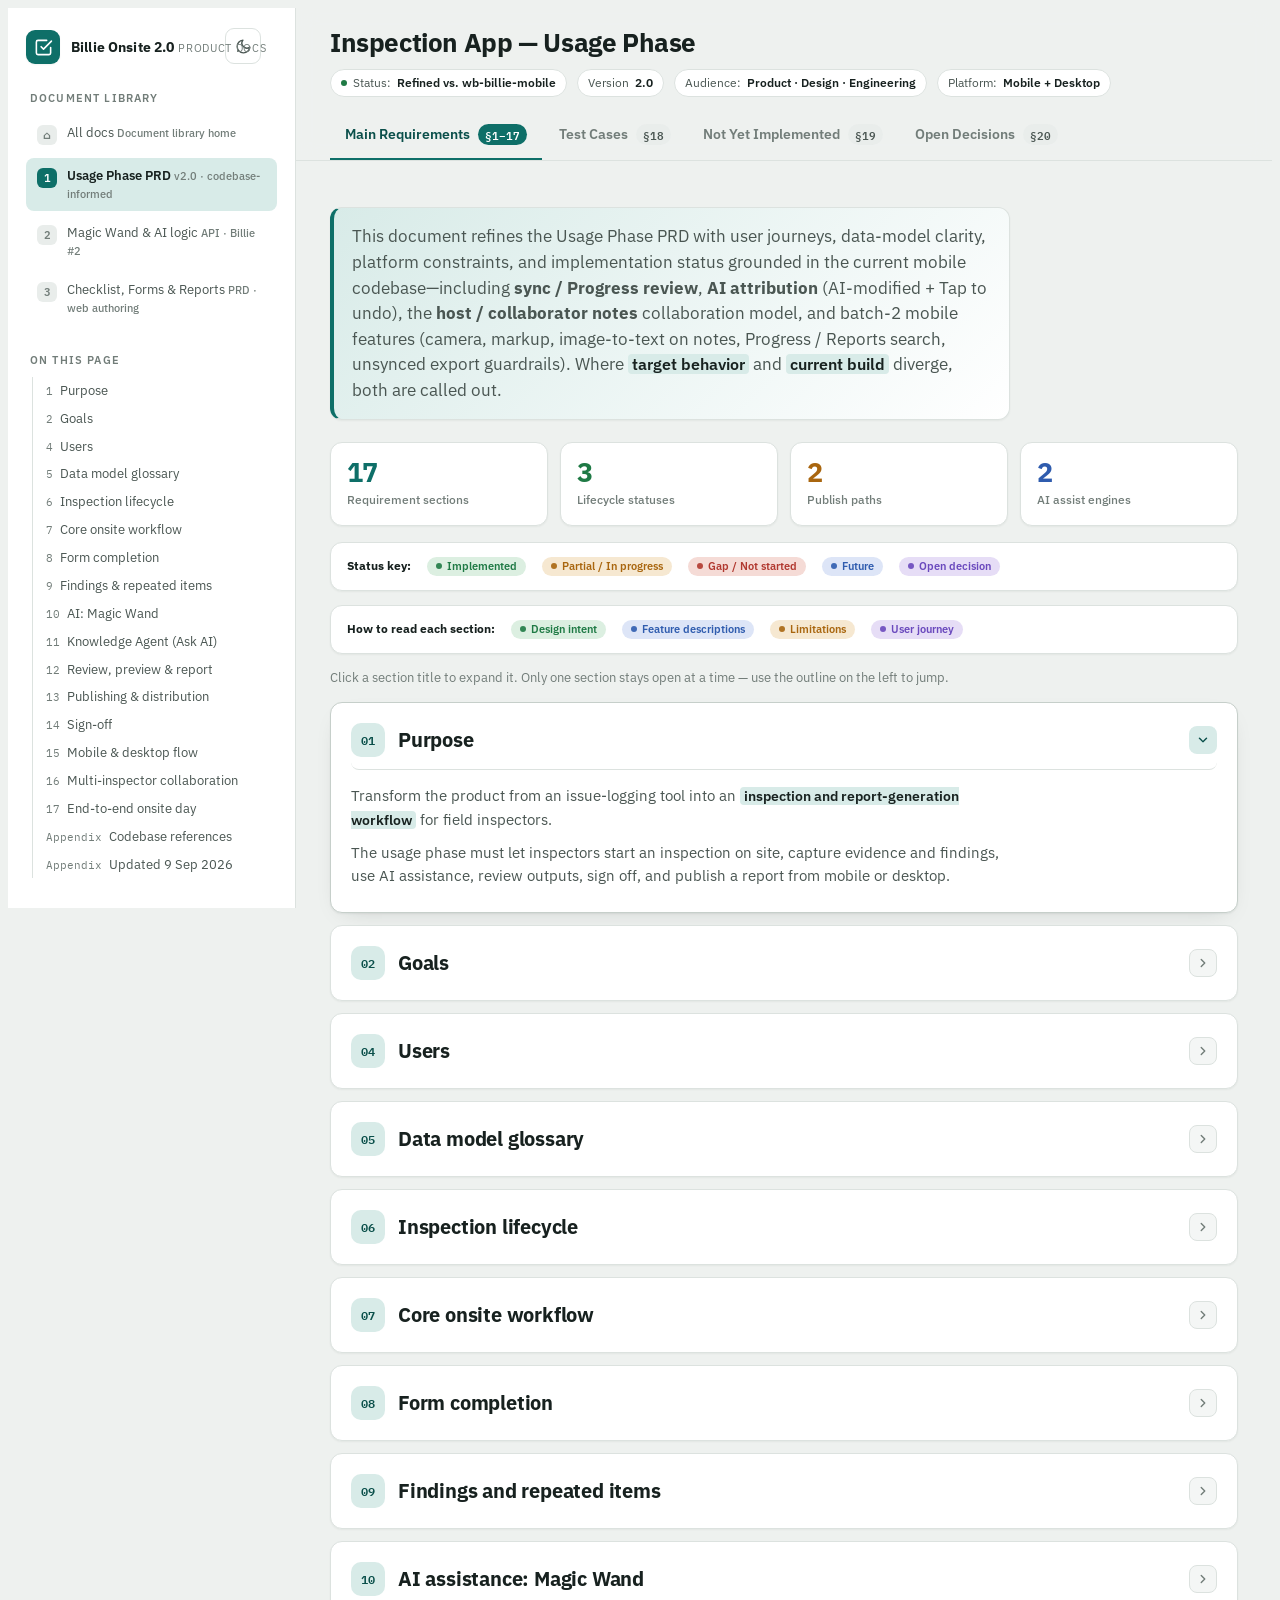
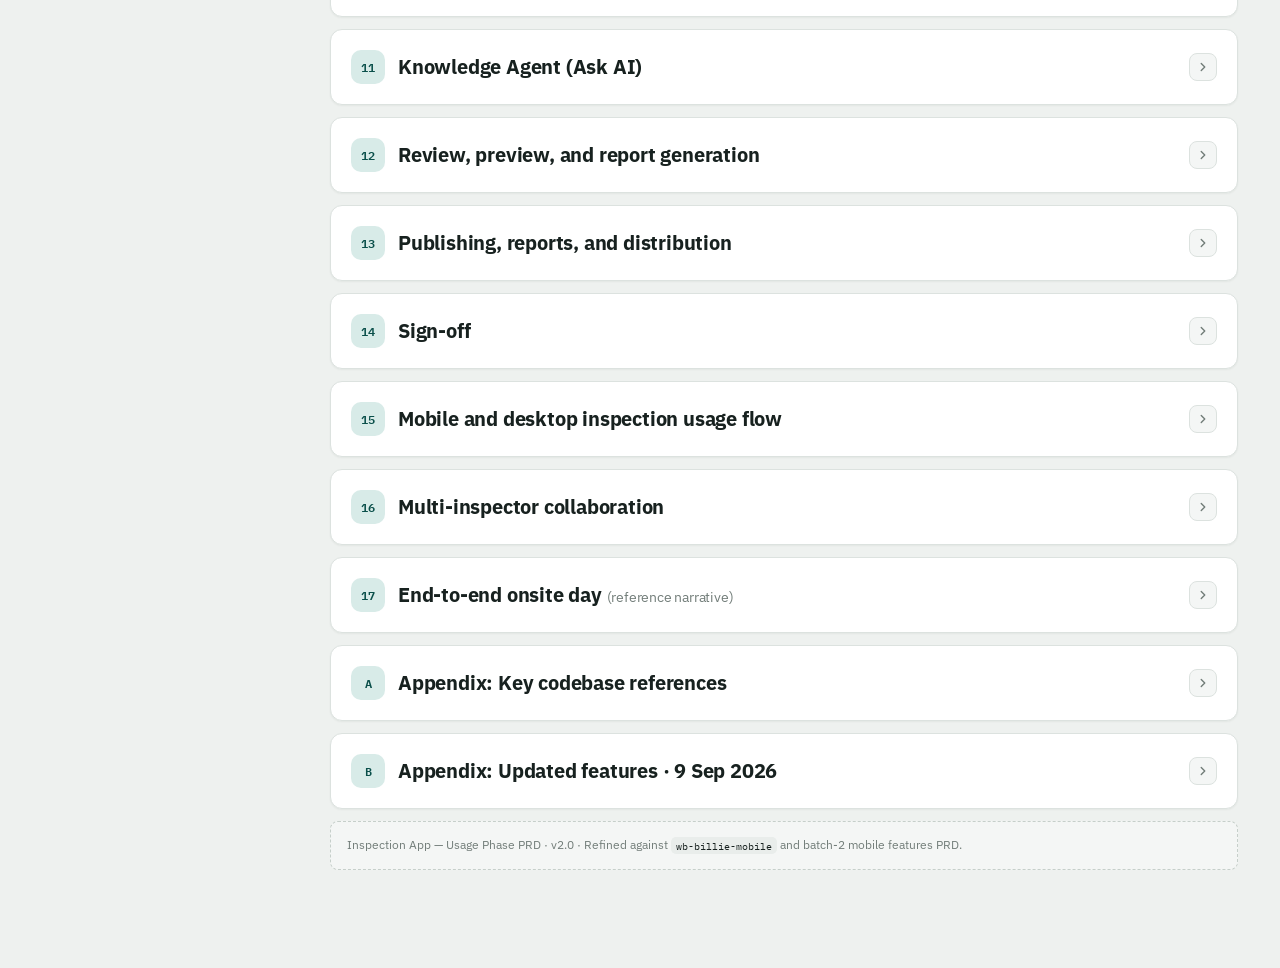
<file: Inspection-Usage-Phase-PRD.html>
<!doctype html>
<html lang="en">
    <head>
        <meta charset="utf-8" />
        <meta name="viewport" content="width=device-width, initial-scale=1" />
        <title>Inspection Usage Phase PRD</title>
        <link rel="preconnect" href="https://fonts.googleapis.com" />
        <link rel="preconnect" href="https://fonts.gstatic.com" crossorigin />
        <link
            rel="stylesheet"
            href="https://fonts.googleapis.com/css2?family=IBM+Plex+Sans:wght@400;500;600;700&family=IBM+Plex+Mono:wght@400;500;600&display=swap"
        />
        <style>
            :root {
                --ground: #eef1ef;
                --surface: #ffffff;
                --surface-2: #f4f6f5;
                --surface-3: #e9edeb;
                --ink: #17211f;
                --ink-2: #4a5652;
                --ink-3: #727d79;
                --border: #dce2df;
                --border-strong: #c6cfca;
                --accent: #0e6f68;
                --accent-ink: #0a4f4a;
                --accent-soft: #d8ebe8;
                --ok: #1f7a45;
                --ok-soft: #dcefe1;
                --warn: #a9660f;
                --warn-soft: #f6e8d1;
                --gap: #b1382f;
                --gap-soft: #f5dbd6;
                --future: #2f5cae;
                --future-soft: #dde5f7;
                --open: #6a49bd;
                --open-soft: #e6ddf6;
                --p0: #17211f;
                --p0-ink: #ffffff;
                --shadow: 0 1px 2px rgba(20, 30, 28, 0.06), 0 8px 24px -14px rgba(20, 30, 28, 0.22);
                --shadow-sm: 0 1px 2px rgba(20, 30, 28, 0.05);
                --radius: 12px;
                --radius-sm: 8px;
                --mono: "IBM Plex Mono", ui-monospace, SFMono-Regular, Menlo, monospace;
                --sans: "IBM Plex Sans", system-ui, -apple-system, Segoe UI, Roboto, sans-serif;
            }
            @media (prefers-color-scheme: dark) {
                :root:not([data-theme="light"]) {
                    --ground: #0d1312;
                    --surface: #141c1a;
                    --surface-2: #19221f;
                    --surface-3: #212c29;
                    --ink: #e9efec;
                    --ink-2: #a7b2ae;
                    --ink-3: #7b8681;
                    --border: #26312e;
                    --border-strong: #354441;
                    --accent: #43b9af;
                    --accent-ink: #7fd7cf;
                    --accent-soft: #123331;
                    --ok: #4fbf7d;
                    --ok-soft: #12281c;
                    --warn: #d69a3d;
                    --warn-soft: #2a1f0d;
                    --gap: #e06a60;
                    --gap-soft: #2c1512;
                    --future: #7099e8;
                    --future-soft: #121d31;
                    --open: #a488e6;
                    --open-soft: #1b1430;
                    --p0: #e9efec;
                    --p0-ink: #0d1312;
                    --shadow: 0 1px 2px rgba(0, 0, 0, 0.4), 0 10px 30px -16px rgba(0, 0, 0, 0.7);
                    --shadow-sm: 0 1px 2px rgba(0, 0, 0, 0.35);
                }
            }
            :root[data-theme="dark"] {
                --ground: #0d1312;
                --surface: #141c1a;
                --surface-2: #19221f;
                --surface-3: #212c29;
                --ink: #e9efec;
                --ink-2: #a7b2ae;
                --ink-3: #7b8681;
                --border: #26312e;
                --border-strong: #354441;
                --accent: #43b9af;
                --accent-ink: #7fd7cf;
                --accent-soft: #123331;
                --ok: #4fbf7d;
                --ok-soft: #12281c;
                --warn: #d69a3d;
                --warn-soft: #2a1f0d;
                --gap: #e06a60;
                --gap-soft: #2c1512;
                --future: #7099e8;
                --future-soft: #121d31;
                --open: #a488e6;
                --open-soft: #1b1430;
                --p0: #e9efec;
                --p0-ink: #0d1312;
                --shadow: 0 1px 2px rgba(0, 0, 0, 0.4), 0 10px 30px -16px rgba(0, 0, 0, 0.7);
                --shadow-sm: 0 1px 2px rgba(0, 0, 0, 0.35);
            }

            * {
                box-sizing: border-box;
            }
            body {
                background: var(--ground);
                color: var(--ink);
                font-family: var(--sans);
                line-height: 1.55;
                -webkit-font-smoothing: antialiased;
                font-size: 15px;
            }
            a {
                color: var(--accent-ink);
                text-decoration: none;
            }
            a:hover {
                text-decoration: underline;
            }
            :focus-visible {
                outline: 2px solid var(--accent);
                outline-offset: 2px;
                border-radius: 4px;
            }

            /* ---------- App shell ---------- */
            .app {
                display: grid;
                grid-template-columns: 288px minmax(0, 1fr);
                min-height: 100vh;
            }

            .sidebar {
                position: sticky;
                top: 0;
                height: 100vh;
                overflow: auto;
                background: var(--surface);
                border-right: 1px solid var(--border);
                padding: 22px 18px 40px;
                display: flex;
                flex-direction: column;
                gap: 26px;
            }
            .brand {
                display: flex;
                align-items: center;
                gap: 11px;
            }

            .brand__home {
                display: flex;
                align-items: center;
                gap: 11px;
                min-width: 0;
                color: inherit;
                text-decoration: none !important;
                border-radius: 10px;
                margin: -4px;
                padding: 4px;
                cursor: pointer;
                position: relative;
                z-index: 5;
            }
            .brand__home:hover {
                text-decoration: none !important;
                color: inherit;
                background: var(--surface-2);
            }
            .brand__home:focus-visible {
                outline: 2px solid var(--accent);
                outline-offset: 2px;
            }
            .brand__mark {
                width: 34px;
                height: 34px;
                border-radius: 9px;
                background: var(--accent);
                color: #fff !important;
                display: grid;
                place-items: center;
                flex: none;
                box-shadow: var(--shadow-sm);
                pointer-events: none;
                text-decoration: none;
            }
            .brand__mark svg {
                width: 19px;
                height: 19px;
            }
            .brand__name {
                font-weight: 700;
                font-size: 14px;
                letter-spacing: 0.01em;
                line-height: 1.2;
                color: var(--ink);
            }
            .brand__sub {
                font-size: 11px;
                color: var(--ink-3);
                letter-spacing: 0.06em;
                text-transform: uppercase;
                margin-top: 2px;
            }


            .rail-label {
                font-size: 10.5px;
                letter-spacing: 0.11em;
                text-transform: uppercase;
                color: var(--ink-3);
                font-weight: 600;
                margin: 0 0 9px 4px;
            }

            .doc-list {
                list-style: none;
                margin: 0;
                padding: 0;
                display: flex;
                flex-direction: column;
                gap: 4px;
            }
            .doc-item {
                display: flex;
                gap: 10px;
                align-items: flex-start;
                padding: 9px 11px;
                border-radius: var(--radius-sm);
                color: var(--ink-2);
                font-size: 13px;
                line-height: 1.35;
                cursor: default;
            }
            .doc-item.is-active {
                background: var(--accent-soft);
                color: var(--ink);
                font-weight: 600;
            }
            .doc-item.is-active .doc-item__idx {
                background: var(--accent);
                color: #fff;
            }
            .doc-item.is-placeholder {
                color: var(--ink-3);
                opacity: 0.75;
            }
            .doc-item__idx {
                width: 20px;
                height: 20px;
                border-radius: 6px;
                background: var(--surface-3);
                color: var(--ink-3);
                font-size: 11px;
                font-weight: 600;
                display: grid;
                place-items: center;
                flex: none;
                margin-top: 1px;
            }
            .doc-item__meta {
                font-size: 11px;
                color: var(--ink-3);
                font-weight: 500;
                margin-top: 2px;
            }

            .outline {
                list-style: none;
                margin: 0;
                padding: 0;
                display: flex;
                flex-direction: column;
                gap: 1px;
                border-left: 1px solid var(--border);
                margin-left: 6px;
            }
            .outline a {
                display: block;
                padding: 5px 12px;
                font-size: 12.5px;
                color: var(--ink-2);
                border-left: 2px solid transparent;
                margin-left: -1px;
                line-height: 1.35;
            }
            .outline a:hover {
                color: var(--ink);
                text-decoration: none;
            }
            .outline a.is-current {
                color: var(--accent-ink);
                border-left-color: var(--accent);
                font-weight: 600;
            }
            .outline a .o-num {
                color: var(--ink-3);
                font-family: var(--mono);
                font-size: 11px;
                margin-right: 7px;
            }

            /* ---------- Main column ---------- */
            .main {
                min-width: 0;
                display: flex;
                flex-direction: column;
            }
            .topbar {
                position: sticky;
                top: 0;
                z-index: 20;
                background: color-mix(in srgb, var(--ground) 82%, transparent);
                backdrop-filter: saturate(1.4) blur(10px);
                border-bottom: 1px solid var(--border);
            }
            .topbar__inner {
                max-width: 1080px;
                margin: 0 auto;
                padding: 20px 34px 0;
            }
            .doc-title {
                font-size: 26px;
                font-weight: 700;
                letter-spacing: -0.015em;
                line-height: 1.12;
                text-wrap: balance;
                margin: 0;
            }
            .doc-meta {
                display: flex;
                flex-wrap: wrap;
                gap: 8px 10px;
                margin-top: 12px;
                align-items: center;
            }
            .meta-chip {
                font-size: 11.5px;
                color: var(--ink-2);
                background: var(--surface);
                border: 1px solid var(--border);
                padding: 4px 10px;
                border-radius: 999px;
                display: inline-flex;
                gap: 6px;
                align-items: center;
            }
            .meta-chip b {
                color: var(--ink);
                font-weight: 600;
            }
            .meta-chip .dot {
                width: 6px;
                height: 6px;
                border-radius: 50%;
                background: var(--ok);
            }

            .theme-toggle {
                position: absolute;
                top: 20px;
                right: 34px;
                width: 36px;
                height: 36px;
                border-radius: 9px;
                border: 1px solid var(--border);
                background: var(--surface);
                color: var(--ink-2);
                cursor: pointer;
                display: grid;
                place-items: center;
            }
            .theme-toggle:hover {
                color: var(--ink);
                border-color: var(--border-strong);
            }
            .theme-toggle svg {
                width: 17px;
                height: 17px;
            }

            .tabs {
                display: flex;
                gap: 2px;
                max-width: 1080px;
                margin: 16px auto 0;
                padding: 0 34px;
                overflow-x: auto;
                scrollbar-width: none;
            }
            .tabs::-webkit-scrollbar {
                display: none;
            }
            .tab {
                appearance: none;
                background: none;
                border: none;
                font-family: inherit;
                cursor: pointer;
                white-space: nowrap;
                padding: 11px 15px 13px;
                font-size: 13.5px;
                font-weight: 600;
                color: var(--ink-3);
                border-bottom: 2.5px solid transparent;
                display: flex;
                align-items: center;
                gap: 8px;
            }
            .tab:hover {
                color: var(--ink-2);
            }
            .tab.is-active {
                color: var(--accent-ink);
                border-bottom-color: var(--accent);
            }
            .tab__badge {
                font-family: var(--mono);
                font-size: 10.5px;
                font-weight: 600;
                background: var(--surface-3);
                color: var(--ink-2);
                padding: 1px 7px;
                border-radius: 999px;
            }
            .tab.is-active .tab__badge {
                background: var(--accent);
                color: #fff;
            }

            .content {
                max-width: 1080px;
                margin: 0 auto;
                padding: 30px 34px 90px;
                width: 100%;
            }
            .panel {
                display: none;
                animation: fade 0.25s ease;
            }
            .panel.is-active {
                display: block;
            }
            @keyframes fade {
                from {
                    opacity: 0;
                    transform: translateY(4px);
                }
                to {
                    opacity: 1;
                    transform: none;
                }
            }
            @media (prefers-reduced-motion: reduce) {
                .panel,
                .panel.is-active {
                    animation: none;
                }
            }

            /* ---------- Section blocks ---------- */
            .sec {
                margin: 0 0 34px;
                scroll-margin-top: 150px;
            }
            .sec__head {
                display: flex;
                gap: 13px;
                align-items: baseline;
                margin-bottom: 6px;
            }
            .sec__num {
                font-family: var(--mono);
                font-size: 13px;
                font-weight: 600;
                color: var(--accent);
                flex: none;
                padding-top: 2px;
                min-width: 26px;
            }
            .sec h2 {
                font-size: 20px;
                font-weight: 700;
                letter-spacing: -0.01em;
                margin: 0;
                line-height: 1.2;
                text-wrap: balance;
            }
            .sec h3 {
                font-size: 15.5px;
                font-weight: 600;
                margin: 22px 0 8px;
                color: var(--ink);
                letter-spacing: -0.005em;
            }
            .sec h3 .h3num {
                font-family: var(--mono);
                font-size: 12px;
                color: var(--ink-3);
                margin-right: 8px;
            }
            .sec p {
                margin: 9px 0;
                color: var(--ink-2);
                max-width: 74ch;
            }
            .sec p strong,
            .sec li strong {
                color: var(--ink);
                font-weight: 600;
            }
            .sec ul {
                margin: 9px 0;
                padding-left: 20px;
                color: var(--ink-2);
                max-width: 74ch;
            }
            .sec ul li {
                margin: 5px 0;
            }
            .lead {
                font-size: 16px;
                color: var(--ink-2);
                max-width: 74ch;
            }
            em {
                color: var(--ink);
                font-style: normal;
                font-weight: 600;
                background: var(--accent-soft);
                padding: 0 4px;
                border-radius: 4px;
                font-size: 0.94em;
            }

            .divider {
                height: 1px;
                background: var(--border);
                border: none;
                margin: 34px 0;
            }

            /* callout */
            .callout {
                border: 1px solid var(--border);
                border-left: 3px solid var(--accent);
                background: var(--surface);
                border-radius: var(--radius-sm);
                padding: 13px 16px;
                margin: 14px 0;
                font-size: 13.5px;
                color: var(--ink-2);
            }
            .callout.is-warn {
                border-left-color: var(--warn);
            }
            .callout.is-open {
                border-left-color: var(--open);
            }
            .callout .co-label {
                font-size: 11px;
                letter-spacing: 0.08em;
                text-transform: uppercase;
                font-weight: 700;
                color: var(--ink);
                display: block;
                margin-bottom: 3px;
            }
            .callout.is-warn .co-label {
                color: var(--warn);
            }
            .callout.is-open .co-label {
                color: var(--open);
            }

            /* pills */
            .pill {
                display: inline-flex;
                align-items: center;
                gap: 5px;
                font-size: 11.5px;
                font-weight: 600;
                line-height: 1;
                padding: 4px 9px;
                border-radius: 999px;
                white-space: nowrap;
                font-family: var(--sans);
            }
            .pill::before {
                content: "";
                width: 6px;
                height: 6px;
                border-radius: 50%;
                background: currentColor;
                opacity: 0.9;
            }
            .pill--ok {
                background: var(--ok-soft);
                color: var(--ok);
            }
            .pill--warn {
                background: var(--warn-soft);
                color: var(--warn);
            }
            .pill--gap {
                background: var(--gap-soft);
                color: var(--gap);
            }
            .pill--future {
                background: var(--future-soft);
                color: var(--future);
            }
            .pill--open {
                background: var(--open-soft);
                color: var(--open);
            }
            .pill--neutral {
                background: var(--surface-3);
                color: var(--ink-2);
            }
            .pill--neutral::before {
                opacity: 0.5;
            }

            /* tables */
            .tbl-wrap {
                overflow-x: auto;
                border: 1px solid var(--border);
                border-radius: var(--radius);
                margin: 14px 0;
                background: var(--surface);
                box-shadow: var(--shadow-sm);
            }
            table {
                border-collapse: collapse;
                width: 100%;
                font-size: 13px;
                min-width: 520px;
            }
            thead th {
                text-align: left;
                font-weight: 600;
                font-size: 11px;
                letter-spacing: 0.05em;
                text-transform: uppercase;
                color: var(--ink-3);
                padding: 11px 15px;
                background: var(--surface-2);
                border-bottom: 1px solid var(--border);
                white-space: nowrap;
                position: sticky;
                top: 0;
            }
            tbody td {
                padding: 12px 15px;
                border-bottom: 1px solid var(--border);
                color: var(--ink-2);
                vertical-align: top;
                line-height: 1.45;
            }
            tbody tr:last-child td {
                border-bottom: none;
            }
            tbody tr:hover td {
                background: var(--surface-2);
            }
            td strong,
            td b {
                color: var(--ink);
                font-weight: 600;
            }
            .td-key {
                font-weight: 600;
                color: var(--ink);
                white-space: nowrap;
            }
            .num-cell {
                font-family: var(--mono);
                font-size: 12px;
                color: var(--ink-3);
                text-align: right;
                font-variant-numeric: tabular-nums;
            }
            code,
            .mono {
                font-family: var(--mono);
                font-size: 0.86em;
                background: var(--surface-3);
                padding: 1.5px 5px;
                border-radius: 5px;
                color: var(--ink);
                word-break: break-word;
            }
            td code {
                white-space: nowrap;
            }

            /* two-column target vs current */
            .tc-grid {
                display: grid;
                gap: 12px;
                grid-template-columns: repeat(auto-fit, minmax(240px, 1fr));
                margin: 14px 0;
            }
            .tc-box {
                border: 1px solid var(--border);
                border-radius: var(--radius-sm);
                padding: 13px 15px;
                background: var(--surface);
            }
            .tc-box h4 {
                margin: 0 0 7px;
                font-size: 11px;
                letter-spacing: 0.07em;
                text-transform: uppercase;
                color: var(--ink-3);
                font-weight: 700;
            }
            .tc-box.is-target {
                border-top: 2px solid var(--accent);
            }
            .tc-box.is-current {
                border-top: 2px solid var(--warn);
            }
            .tc-box p {
                margin: 0;
                font-size: 13px;
            }

            /* stat row */
            .stat-row {
                display: grid;
                gap: 12px;
                grid-template-columns: repeat(auto-fit, minmax(150px, 1fr));
                margin: 16px 0;
            }
            .stat {
                background: var(--surface);
                border: 1px solid var(--border);
                border-radius: var(--radius);
                padding: 15px 16px;
                box-shadow: var(--shadow-sm);
            }
            .stat__n {
                font-size: 27px;
                font-weight: 700;
                letter-spacing: -0.02em;
                line-height: 1;
                font-variant-numeric: tabular-nums;
            }
            .stat__l {
                font-size: 12px;
                color: var(--ink-3);
                margin-top: 6px;
                font-weight: 500;
            }
            .stat--ok .stat__n {
                color: var(--ok);
            }
            .stat--warn .stat__n {
                color: var(--warn);
            }
            .stat--gap .stat__n {
                color: var(--gap);
            }
            .stat--future .stat__n {
                color: var(--future);
            }
            .stat--open .stat__n {
                color: var(--open);
            }
            .stat--accent .stat__n {
                color: var(--accent);
            }

            /* ---------- Flow diagram ---------- */
            .flow {
                display: flex;
                gap: 0;
                overflow-x: auto;
                padding: 6px 2px 16px;
                margin: 16px 0;
            }
            .flow-stage {
                flex: none;
                width: 210px;
                padding: 0 16px;
                border-right: 1px dashed var(--border);
                position: relative;
            }
            .flow-stage:last-child {
                border-right: none;
            }
            .flow-stage__t {
                font-size: 11px;
                letter-spacing: 0.07em;
                text-transform: uppercase;
                font-weight: 700;
                color: var(--accent);
                margin-bottom: 12px;
                height: 16px;
            }
            .flow-nodes {
                display: flex;
                flex-direction: column;
                gap: 0;
            }
            .node {
                background: var(--surface);
                border: 1px solid var(--border-strong);
                border-radius: 9px;
                padding: 9px 11px;
                font-size: 12px;
                font-weight: 500;
                color: var(--ink);
                box-shadow: var(--shadow-sm);
                line-height: 1.3;
                position: relative;
            }
            .node small {
                display: block;
                font-family: var(--mono);
                font-size: 9.5px;
                color: var(--ink-3);
                margin-top: 2px;
                font-weight: 400;
            }
            .node--ai {
                border-color: var(--open);
                background: var(--open-soft);
            }
            .node--pub {
                border-color: var(--accent);
                background: var(--accent-soft);
            }
            .node--branch {
                border-style: dashed;
            }
            .n-arrow {
                height: 18px;
                display: grid;
                place-items: center;
                color: var(--ink-3);
            }
            .n-arrow::before {
                content: "↓";
                font-size: 14px;
            }
            .n-split {
                font-size: 10px;
                color: var(--ink-3);
                text-align: center;
                padding: 4px 0 2px;
                font-style: italic;
            }

            /* legend */
            .legend {
                display: flex;
                flex-wrap: wrap;
                gap: 8px 16px;
                margin: 10px 0 4px;
                padding: 12px 15px;
                background: var(--surface-2);
                border: 1px solid var(--border);
                border-radius: var(--radius-sm);
                font-size: 12px;
                color: var(--ink-2);
            }
            .legend .pill {
                font-size: 11px;
            }

            /* ---------- Test cases ---------- */
            .tc-toolbar {
                position: sticky;
                top: 150px;
                z-index: 10;
                background: var(--ground);
                padding: 14px 0 16px;
                margin-bottom: 8px;
                display: flex;
                flex-wrap: wrap;
                gap: 12px;
                align-items: center;
            }
            .filter-grp {
                display: flex;
                gap: 4px;
                background: var(--surface);
                border: 1px solid var(--border);
                border-radius: 9px;
                padding: 3px;
            }
            .filter-btn {
                appearance: none;
                border: none;
                background: none;
                font-family: inherit;
                font-size: 12px;
                font-weight: 600;
                color: var(--ink-3);
                padding: 6px 12px;
                border-radius: 6px;
                cursor: pointer;
            }
            .filter-btn:hover {
                color: var(--ink);
            }
            .filter-btn.is-on {
                background: var(--accent);
                color: #fff;
            }
            .search {
                flex: 1;
                min-width: 180px;
                position: relative;
            }
            .search input {
                width: 100%;
                font-family: inherit;
                font-size: 13px;
                color: var(--ink);
                background: var(--surface);
                border: 1px solid var(--border);
                border-radius: 9px;
                padding: 9px 12px 9px 34px;
            }
            .search input::placeholder {
                color: var(--ink-3);
            }
            .search svg {
                position: absolute;
                left: 11px;
                top: 50%;
                transform: translateY(-50%);
                width: 15px;
                height: 15px;
                color: var(--ink-3);
            }
            .tc-count {
                font-size: 12px;
                color: var(--ink-3);
                font-weight: 500;
                white-space: nowrap;
            }
            .tc-export-btn {
                appearance: none;
                border: 1px solid var(--border);
                background: var(--surface);
                font-family: inherit;
                font-size: 12px;
                font-weight: 600;
                color: var(--ink);
                padding: 8px 14px;
                border-radius: 9px;
                cursor: pointer;
                white-space: nowrap;
                display: inline-flex;
                align-items: center;
                gap: 7px;
            }
            .tc-export-btn:hover {
                border-color: var(--accent);
                color: var(--accent);
            }
            .tc-export-btn svg {
                width: 14px;
                height: 14px;
                flex: none;
            }

            .tc-group {
                margin: 26px 0 8px;
            }
            .tc-group__t {
                font-size: 14px;
                font-weight: 700;
                color: var(--ink);
                display: flex;
                align-items: center;
                gap: 10px;
                margin: 0 0 4px;
                letter-spacing: -0.005em;
            }
            .tc-group__t .g-num {
                font-family: var(--mono);
                font-size: 12px;
                color: var(--accent);
                font-weight: 600;
            }
            .tc-group__note {
                margin: 10px 0 4px;
                padding: 12px 14px;
                border: 1px solid color-mix(in srgb, var(--warn) 35%, var(--border));
                border-left: 4px solid var(--warn);
                border-radius: var(--radius-sm);
                background: color-mix(in srgb, var(--warn) 12%, var(--surface));
                font-size: 13.5px;
                font-weight: 600;
                line-height: 1.45;
                color: var(--ink);
                max-width: none;
            }
            .tc-group__note-label {
                display: block;
                font-size: 11px;
                letter-spacing: 0.08em;
                text-transform: uppercase;
                font-weight: 700;
                color: var(--warn);
                margin-bottom: 4px;
            }

            .tc-list {
                display: grid;
                gap: 12px;
                margin-top: 14px;
            }
            .tc-card {
                border: 1px solid var(--border);
                border-radius: var(--radius);
                background: var(--surface);
                box-shadow: var(--shadow-sm);
                overflow: hidden;
            }
            .tc-card__top {
                display: flex;
                gap: 12px;
                align-items: flex-start;
                padding: 14px 16px;
                cursor: pointer;
                user-select: none;
            }
            .tc-card__top:hover {
                background: var(--surface-2);
            }
            .tc-prio {
                font-family: var(--mono);
                font-size: 11px;
                font-weight: 600;
                padding: 3px 8px;
                border-radius: 6px;
                flex: none;
                line-height: 1.2;
                margin-top: 1px;
            }
            .tc-prio.P0 {
                background: var(--p0);
                color: var(--p0-ink);
            }
            .tc-prio.P1 {
                background: var(--warn-soft);
                color: var(--warn);
            }
            .tc-prio.P2 {
                background: var(--future-soft);
                color: var(--future);
            }
            .tc-id {
                font-family: var(--mono);
                font-size: 12px;
                color: var(--ink-3);
                font-weight: 500;
            }
            .tc-hd {
                flex: 1;
                min-width: 0;
            }
            .tc-name {
                font-size: 13.5px;
                font-weight: 600;
                color: var(--ink);
                margin: 2px 0 0;
                line-height: 1.35;
            }
            .tc-tags {
                display: flex;
                gap: 6px;
                flex-wrap: wrap;
                margin-top: 7px;
            }
            .tc-chev {
                flex: none;
                color: var(--ink-3);
                transition: transform 0.2s;
                margin-top: 3px;
            }
            .tc-card.is-open .tc-chev {
                transform: rotate(90deg);
            }
            .tc-body {
                display: none;
                padding: 0 16px 16px;
                border-top: 1px solid var(--border);
                margin-top: -1px;
            }
            .tc-card.is-open .tc-body {
                display: block;
            }
            .tc-body dl {
                display: grid;
                grid-template-columns: auto 1fr;
                gap: 4px 16px;
                margin: 14px 0 0;
                font-size: 13px;
            }
            .tc-body dt {
                font-size: 11px;
                letter-spacing: 0.05em;
                text-transform: uppercase;
                color: var(--ink-3);
                font-weight: 700;
                padding-top: 3px;
            }
            .tc-body dd {
                margin: 0;
                color: var(--ink-2);
            }
            .tc-body ol {
                margin: 0;
                padding-left: 18px;
                color: var(--ink-2);
            }
            .tc-body ol li {
                margin: 3px 0;
            }
            .tc-exp {
                color: var(--ink);
                font-weight: 500;
            }
            .tc-cur {
                display: block;
                margin-top: 8px;
                padding: 9px 12px;
                background: var(--warn-soft);
                border-radius: 7px;
                font-size: 12.5px;
                color: var(--ink);
            }
            .tc-cur b {
                color: var(--warn);
            }
            .tc-empty {
                text-align: center;
                padding: 50px 20px;
                color: var(--ink-3);
            }

            footer {
                border-top: 1px solid var(--border);
                padding: 22px 0 0;
                margin-top: 30px;
                font-size: 12px;
                color: var(--ink-3);
            }

            /* ---------- responsive ---------- */
            @media (max-width: 900px) {
                .app {
                    grid-template-columns: 1fr;
                }
                .sidebar {
                    position: static;
                    height: auto;
                    flex-direction: row;
                    flex-wrap: wrap;
                    align-items: center;
                    gap: 16px;
                    border-right: none;
                    border-bottom: 1px solid var(--border);
                    padding: 14px 20px;
                }
                .sidebar__docs,
                .sidebar__outline {
                    display: none;
                }
                .brand {
                    flex: 1;
                }
                .topbar__inner,
                .tabs,
                .content {
                    padding-left: 20px;
                    padding-right: 20px;
                }
                .theme-toggle {
                    position: static;
                }
                .sidebar .theme-toggle {
                    margin-left: auto;
                }
                .tc-toolbar {
                    top: 0;
                }
            }
            @media (max-width: 560px) {
                .doc-title {
                    font-size: 22px;
                }
                .content {
                    padding-top: 22px;
                }
            }
        </style>

<style>
  /* ----- Readability enhancements ----- */
  .panel > .lead {
    font-size: 16.5px;
    max-width: 68ch;
    padding: 16px 18px;
    background: linear-gradient(135deg, var(--accent-soft), var(--surface));
    border: 1px solid var(--border);
    border-left: 4px solid var(--accent);
    border-radius: var(--radius);
    box-shadow: var(--shadow-sm);
  }
  #panel-req .sec {
    background: var(--surface);
    border: 1px solid var(--border);
    border-radius: var(--radius);
    padding: 16px 20px;
    box-shadow: var(--shadow-sm);
    margin-bottom: 12px;
    transition: box-shadow 0.15s ease, border-color 0.15s ease;
  }
  #panel-req .sec.is-open {
    box-shadow: var(--shadow);
    border-color: var(--border-strong);
  }
  #panel-req .sec > hr.divider,
  #panel-req .sec > .divider {
    display: none;
  }
  #panel-req .sec__head {
    display: flex;
    gap: 13px;
    align-items: center;
    margin: 0;
    padding: 4px 0;
    border-bottom: none;
    cursor: pointer;
    user-select: none;
    border-radius: 8px;
  }
  #panel-req .sec__head:hover {
    background: color-mix(in srgb, var(--accent-soft) 35%, transparent);
  }
  #panel-req .sec__head:focus-visible {
    outline: 2px solid var(--accent);
    outline-offset: 2px;
  }
  #panel-req .sec.is-open .sec__head {
    padding-bottom: 12px;
    margin-bottom: 14px;
    border-bottom: 1px solid var(--border);
  }
  #panel-req .sec__num {
    width: 34px;
    height: 34px;
    min-width: 34px;
    border-radius: 10px;
    background: var(--accent-soft);
    color: var(--accent-ink);
    display: grid;
    place-items: center;
    padding-top: 0;
    font-size: 12px;
  }
  #panel-req .sec__chev {
    margin-left: auto;
    flex: none;
    width: 28px;
    height: 28px;
    border-radius: 8px;
    display: grid;
    place-items: center;
    color: var(--ink-3);
    background: var(--surface-2);
    border: 1px solid var(--border);
    transition: transform 0.2s ease, color 0.15s ease, background 0.15s ease;
  }
  #panel-req .sec.is-open .sec__chev {
    transform: rotate(90deg);
    color: var(--accent-ink);
    background: var(--accent-soft);
    border-color: transparent;
  }
  #panel-req .sec__body {
    display: none;
  }
  #panel-req .sec.is-open .sec__body {
    display: block;
  }
  #panel-req .sec-accordion-hint {
    font-size: 13px;
    color: var(--ink-3);
    margin: 0 0 14px;
  }
  .subsec {
    margin: 14px 0;
    padding: 14px 16px 12px;
    border-radius: var(--radius-sm);
    border: 1px solid var(--border);
    background: var(--surface-2);
  }
  .subsec > h3:first-child {
    margin-top: 0;
    display: flex;
    align-items: center;
    gap: 8px;
    flex-wrap: wrap;
  }
  .subsec > h3:first-child::before {
    content: "";
    width: 8px;
    height: 8px;
    border-radius: 999px;
    flex: none;
    background: currentColor;
    opacity: 0.55;
  }
  .subsec--intent > h3:first-child { color: var(--ok); }
  .subsec--features > h3:first-child { color: var(--future); }
  .subsec--limits > h3:first-child { color: var(--warn); }
  .subsec--journey > h3:first-child { color: var(--open); }
  .subsec > h3:first-child .h3num { color: inherit; opacity: 0.85; }
  .subsec--intent {
    border-left: 4px solid var(--ok);
    background: color-mix(in srgb, var(--ok-soft) 55%, var(--surface));
  }
  .subsec--features {
    border-left: 4px solid var(--future);
    background: color-mix(in srgb, var(--future-soft) 45%, var(--surface));
  }
  .subsec--limits {
    border-left: 4px solid var(--warn);
    background: color-mix(in srgb, var(--warn-soft) 50%, var(--surface));
  }
  .subsec--journey {
    border-left: 4px solid var(--open);
    background: color-mix(in srgb, var(--open-soft) 45%, var(--surface));
  }
  #panel-req .sec h4 {
    margin: 16px 0 8px;
    padding: 0 0 6px;
    font-size: 13.5px;
    font-weight: 650;
    color: var(--ink);
    border-bottom: 1px dashed var(--border-strong);
    background: transparent;
  }
  #panel-req .tbl-wrap {
    margin: 12px 0 14px;
    box-shadow: var(--shadow-sm);
  }
  #panel-req .tbl-wrap table thead th {
    background: color-mix(in srgb, var(--accent-soft) 70%, var(--surface-2));
  }
  #panel-req .callout {
    box-shadow: var(--shadow-sm);
  }
  #panel-req .legend {
    background: var(--surface);
    border-radius: var(--radius);
    box-shadow: var(--shadow-sm);
    padding: 14px 16px;
    margin: 10px 0 14px;
    align-items: center;
  }
  #panel-req footer,
  .panel footer {
    margin-top: 8px;
    padding: 14px 16px;
    border-radius: var(--radius-sm);
    background: var(--surface-2);
    border: 1px dashed var(--border-strong);
  }
  #panel-req .flow {
    margin: 14px 0;
    padding: 14px;
    background: var(--surface-2);
    border: 1px solid var(--border);
    border-radius: var(--radius-sm);
  }
  #panel-req .tc-grid {
    margin: 12px 0;
  }
  #panel-todo .tbl-wrap,
  #panel-open .tbl-wrap {
    box-shadow: var(--shadow-sm);
    border-radius: var(--radius);
    overflow: hidden;
  }
  #panel-tests .lead {
    font-size: 16.5px;
    max-width: 68ch;
    padding: 16px 18px;
    background: linear-gradient(135deg, var(--accent-soft), var(--surface));
    border: 1px solid var(--border);
    border-left: 4px solid var(--accent);
    border-radius: var(--radius);
    box-shadow: var(--shadow-sm);
  }
</style>

    </head>
    <body>
        <div class="app">
            <!-- ============ SIDEBAR ============ -->
            <aside class="sidebar">
                                
                <div class="brand">
                    <a href="index.html" class="brand__home" id="brandHome" aria-label="All product docs home" title="All docs">
                        <span class="brand__mark" aria-hidden="true">
                            <svg viewBox="0 0 24 24" fill="none" stroke="currentColor" stroke-width="2" stroke-linecap="round" stroke-linejoin="round">
                                <path d="M9 11l3 3L22 4" />
                                <path d="M21 12v7a2 2 0 0 1-2 2H5a2 2 0 0 1-2-2V5a2 2 0 0 1 2-2h11" />
                            </svg>
                        </span>
                        <span class="brand__text">
                            <span class="brand__name">Billie Onsite 2.0</span>
                            <span class="brand__sub">Product Docs</span>
                        </span>
                    </a>
<button class="theme-toggle" id="themeBtn" aria-label="Toggle dark mode" title="Toggle theme">
                        <svg
                            id="themeIcon"
                            viewBox="0 0 24 24"
                            fill="none"
                            stroke="currentColor"
                            stroke-width="2"
                            stroke-linecap="round"
                            stroke-linejoin="round"
                        >
                            <circle cx="12" cy="12" r="4" />
                            <path
                                d="M12 2v2M12 20v2M4.9 4.9l1.4 1.4M17.7 17.7l1.4 1.4M2 12h2M20 12h2M4.9 19.1l1.4-1.4M17.7 6.3l1.4-1.4"
                            />
                        </svg>
                    </button>
                </div>

                    <div class="sidebar__docs">
      <p class="rail-label">Document Library</p>
      <ul class="doc-list">
        <li class="doc-item">
          <a href="index.html" style="display:flex;gap:10px;align-items:flex-start;color:inherit;text-decoration:none;width:100%">
            <span class="doc-item__idx">⌂</span>
            <span>All docs
              <span class="doc-item__meta">Document library home</span>
            </span>
          </a>
        </li>
        <li class="doc-item is-active">
          <span class="doc-item__idx">1</span>
          <span>Usage Phase PRD
            <span class="doc-item__meta">v2.0 · codebase-informed</span>
          </span>
        </li>
        <li class="doc-item">
          <a href="Magic-Wand-AI-Logic.html" style="display:flex;gap:10px;align-items:flex-start;color:inherit;text-decoration:none;width:100%">
            <span class="doc-item__idx">2</span>
            <span>Magic Wand &amp; AI logic
              <span class="doc-item__meta">API · Billie #2</span>
            </span>
          </a>
        </li>
        <li class="doc-item">
          <a href="Checklist-Forms-Report-Templates-PRD.html" style="display:flex;gap:10px;align-items:flex-start;color:inherit;text-decoration:none;width:100%">
            <span class="doc-item__idx">3</span>
            <span>Checklist, Forms &amp; Reports
              <span class="doc-item__meta">PRD · web authoring</span>
            </span>
          </a>
        </li>
      </ul>
    </div>

    <div class="sidebar__outline">
                    <p class="rail-label" id="outlineLabel">On This Page</p>
                    <ul class="outline" id="outline"></ul>
                </div>
            </aside>

            <!-- ============ MAIN ============ -->
            <div class="main">
                <div class="topbar">
                    <div class="topbar__inner">
                        <h1 class="doc-title">Inspection App — Usage Phase</h1>
                        <div class="doc-meta">
                            <span class="meta-chip"><span class="dot"></span>Status: <b>Refined vs. wb-billie-mobile</b></span>
                            <span class="meta-chip">Version <b>2.0</b></span>
                            <span class="meta-chip">Audience: <b>Product · Design · Engineering</b></span>
                            <span class="meta-chip">Platform: <b>Mobile + Desktop</b></span>
                        </div>
                    </div>
                    <nav class="tabs" id="tabs" role="tablist">
                        <button class="tab is-active" data-tab="req" role="tab">
                            Main Requirements <span class="tab__badge">§1–17</span>
                        </button>
                        <button class="tab" data-tab="tests" role="tab">Test Cases <span class="tab__badge">§18</span></button>
                        <button class="tab" data-tab="todo" role="tab">
                            Not Yet Implemented <span class="tab__badge">§19</span>
                        </button>
                        <button class="tab" data-tab="open" role="tab">Open Decisions <span class="tab__badge">§20</span></button>
                    </nav>
                </div>

                <div class="content">
                    <!-- ================= TAB 1: MAIN REQUIREMENTS ================= -->
                    <section class="panel is-active" id="panel-req" role="tabpanel">
                        <p class="lead" style="margin-bottom: 22px">
                            This document refines the Usage Phase PRD with user journeys, data-model clarity, platform
                            constraints, and implementation status grounded in the current mobile codebase—including
                            <strong>sync / Progress review</strong>, <strong>AI attribution</strong> (AI-modified + Tap to undo),
                            the <strong>host / collaborator notes</strong> collaboration model, and batch-2 mobile features
                            (camera, markup, image-to-text on notes, Progress / Reports search, unsynced export guardrails).
                            Where <em>target behavior</em> and <em>current build</em> diverge, both are called out.
                        </p>

                        <div class="stat-row">
                            <div class="stat stat--accent">
                                <div class="stat__n">17</div>
                                <div class="stat__l">Requirement sections</div>
                            </div>
                            <div class="stat stat--ok">
                                <div class="stat__n">3</div>
                                <div class="stat__l">Lifecycle statuses</div>
                            </div>
                            <div class="stat stat--warn">
                                <div class="stat__n">2</div>
                                <div class="stat__l">Publish paths</div>
                            </div>
                            <div class="stat stat--future">
                                <div class="stat__n">2</div>
                                <div class="stat__l">AI assist engines</div>
                            </div>
                        </div>

                        <div class="legend">
                            <strong style="color: var(--ink)">Status key:</strong>
                            <span class="pill pill--ok">Implemented</span>
                            <span class="pill pill--warn">Partial / In progress</span>
                            <span class="pill pill--gap">Gap / Not started</span>
                            <span class="pill pill--future">Future</span>
                            <span class="pill pill--open">Open decision</span>
                        </div>
                        <div class="legend" style="margin-top: 8px">
                            <strong style="color: var(--ink)">How to read each section:</strong>
                            <span class="pill pill--ok">Design intent</span>
                            <span class="pill pill--future">Feature descriptions</span>
                            <span class="pill pill--warn">Limitations</span>
                            <span class="pill pill--open">User journey</span>
                        </div>
                        <p class="sec-accordion-hint">Click a section title to expand it. Only one section stays open at a time — use the outline on the left to jump.</p>

                        <!-- §1 Purpose -->
                        <div class="sec" id="s-purpose" data-outline="1 · Purpose">
                            <div class="sec__head">
                                <span class="sec__num">01</span>
                                <h2>Purpose</h2>
                            </div>
                            <p>
                                Transform the product from an issue-logging tool into an
                                <em>inspection and report-generation workflow</em> for field inspectors.
                            </p>
                            <p>
                                The usage phase must let inspectors start an inspection on site, capture evidence and findings,
                                use AI assistance, review outputs, sign off, and publish a report from mobile or desktop.
                            </p>
                        </div>

                        <!-- §2 Goals -->
                        <div class="sec" id="s-goals" data-outline="2 · Goals">
                            <div class="sec__head">
                                <span class="sec__num">02</span>
                                <h2>Goals</h2>
                            </div>
                            <ul>
                                <li>Let inspectors start an inspection directly on site without office scheduling.</li>
                                <li>Support quick manual entry for structured data and AI assistance for narrative content.</li>
                                <li>
                                    Preserve inspector control through review, editing, and conflict handling before publication.
                                </li>
                                <li>
                                    Generate reports from inspection data using either customer-specific or default templates.
                                </li>
                                <li>Make inspections and reports accessible on both mobile and desktop.</li>
                            </ul>
                        </div>

                        <!-- §4 Users -->
                        <div class="sec" id="s-users" data-outline="4 · Users">
                            <div class="sec__head">
                                <span class="sec__num">04</span>
                                <h2>Users</h2>
                            </div>
                            <div class="tbl-wrap">
                                <table>
                                    <thead>
                                        <tr>
                                            <th>User</th>
                                            <th>Primary needs</th>
                                        </tr>
                                    </thead>
                                    <tbody>
                                        <tr>
                                            <td class="td-key">Field inspector</td>
                                            <td>
                                                Start inspections, capture structured answers, photos, findings, signatures, and
                                                publish reports
                                            </td>
                                        </tr>
                                        <tr>
                                            <td class="td-key">Inspector returning from site</td>
                                            <td>
                                                Use AI once internet is available to expand narrative fields and incorporate
                                                document references
                                            </td>
                                        </tr>
                                        <tr>
                                            <td class="td-key">Manager</td>
                                            <td>View team inspections and reports</td>
                                        </tr>
                                    </tbody>
                                </table>
                            </div>
                        </div>

                        <!-- §5 Data model glossary -->
                        <div class="sec" id="s-glossary" data-outline="5 · Data model glossary">
                            <div class="sec__head">
                                <span class="sec__num">05</span>
                                <h2>Data model glossary</h2>
                            </div>
                            <div class="tbl-wrap">
                                <table>
                                    <thead>
                                        <tr>
                                            <th>Concept</th>
                                            <th>User-facing term</th>
                                            <th>Technical term in app</th>
                                        </tr>
                                    </thead>
                                    <tbody>
                                        <tr>
                                            <td class="td-key">Inspection</td>
                                            <td>Inspection</td>
                                            <td><code>Walk / Room</code></td>
                                        </tr>
                                        <tr>
                                            <td class="td-key">Checklist item instance</td>
                                            <td>Item / finding page</td>
                                            <td><code>Issue</code></td>
                                        </tr>
                                        <tr>
                                            <td class="td-key">Finding fields</td>
                                            <td>Finding (compliance, evidence, action, etc.)</td>
                                            <td>Form fields on an issue</td>
                                        </tr>
                                        <tr>
                                            <td class="td-key">Inspector notes</td>
                                            <td>Observation / notes</td>
                                            <td>Chat messages on issue</td>
                                        </tr>
                                        <tr>
                                            <td class="td-key">Workspace item</td>
                                            <td>Tracked issue</td>
                                            <td><code>WIS</code> / published issue</td>
                                        </tr>
                                        <tr>
                                            <td class="td-key">AI summary field</td>
                                            <td>Special AI summary (e.g. Closing summary)</td>
                                            <td><code>ai_summary</code> form field type</td>
                                        </tr>
                                        <tr>
                                            <td class="td-key">Progress</td>
                                            <td>Progress (item list drawer)</td>
                                            <td>Walk Progress UI — completion, sync, AI signals</td>
                                        </tr>
                                        <tr>
                                            <td class="td-key">Sync status</td>
                                            <td>Synced / pending / failed icons</td>
                                            <td><code>SENT</code> · <code>PENDING</code>/<code>UPLOADING</code> · <code>FAILED</code></td>
                                        </tr>
                                    </tbody>
                                </table>
                            </div>
                            <div class="callout is-warn">
                                <span class="co-label">Terminology migration</span>
                                The mobile tab label is <strong>Inspections</strong>, but many flows still say
                                <strong>Journal</strong> (exit, delete, create, desktop “My Journal”). Backend APIs and IDs
                                continue to use walk/room/journal terminology. A full rename is in progress.
                            </div>
                        </div>

                        <!-- §6 Inspection lifecycle -->
                        <div class="sec" id="s-lifecycle" data-outline="6 · Inspection lifecycle">
                            <div class="sec__head">
                                <span class="sec__num">06</span>
                                <h2>Inspection lifecycle</h2>
                            </div>

                            <h3><span class="h3num">6.1</span>Design intent</h3>
                            <p>
                                Give inspectors a clear, filterable lifecycle for every inspection—from empty/scheduled through
                                active capture to completed—while separating <strong>inspection lifecycle</strong> from
                                <strong>report publish status</strong>. Rename <strong>Journal</strong> →
                                <strong>Inspections</strong> in the product surface.
                            </p>

                            <h3><span class="h3num">6.2</span>Feature descriptions</h3>
                            <h4>Terminology</h4>
                            <p>
                                Rename <strong>Journal</strong> to <strong>Inspections</strong> throughout the product.
                                <span class="pill pill--warn">Partial</span>&nbsp; Tab = Inspections; legacy strings and API
                                identifiers remain.
                            </p>

                            <h4>Lifecycle statuses</h4>
                            <div class="tbl-wrap">
                                <table>
                                    <thead>
                                        <tr>
                                            <th>Status</th>
                                            <th>Target definition</th>
                                            <th>Current behavior</th>
                                        </tr>
                                    </thead>
                                    <tbody>
                                        <tr>
                                            <td><span class="pill pill--neutral">Scheduled</span></td>
                                            <td>Future-dated inspection with no entered data</td>
                                            <td>
                                                Empty inspection or “start from scratch.” <code>scheduledAt</code> field exists
                                                but is <strong>not set</strong> — future-date scheduling is
                                                <strong>not implemented</strong>
                                            </td>
                                        </tr>
                                        <tr>
                                            <td><span class="pill pill--warn">In&nbsp;Progress</span></td>
                                            <td>Data entry has started</td>
                                            <td>Set when checklist is selected, content exists, or first answer entered</td>
                                        </tr>
                                        <tr>
                                            <td><span class="pill pill--ok">Completed</span></td>
                                            <td>Report published for the inspection</td>
                                            <td>
                                                Also triggered when walk is <strong>archived</strong> or all publishable issues
                                                are published to <strong>workspace</strong> — may diverge from “report file
                                                exported”
                                            </td>
                                        </tr>
                                    </tbody>
                                </table>
                            </div>

                            <h4>
                                Report status
                                <span style="font-weight: 400; color: var(--ink-3); font-size: 13px">(secondary axis)</span>
                            </h4>
                            <p>Separate from lifecycle, report status currently intrinsically indicates:</p>
                            <div class="tbl-wrap">
                                <table>
                                    <thead>
                                        <tr>
                                            <th>Report status</th>
                                            <th>Meaning</th>
                                        </tr>
                                    </thead>
                                    <tbody>
                                        <tr>
                                            <td class="td-key">Not published</td>
                                            <td>No export or workspace publish</td>
                                        </tr>
                                        <tr>
                                            <td class="td-key">Pending</td>
                                            <td>Publish in progress</td>
                                        </tr>
                                        <tr>
                                            <td class="td-key">Published</td>
                                            <td>Report file exists and/or items published to workspace</td>
                                        </tr>
                                    </tbody>
                                </table>
                            </div>
                            <div class="callout is-warn">
                                <span class="co-label">Current state</span>Computed client-side (<code
                                    >published | pending | not_published</code
                                >) but <strong>not displayed</strong> on inspection list cards. May decide to display in the
                                future.
                            </div>

                            <h3><span class="h3num">6.3</span>Limitations</h3>
                            <ul>
                                <li>Future-date <strong>Scheduled</strong> inspections are not implemented (<code>scheduledAt</code> unused).</li>
                                <li>
                                    <strong>Completed</strong> can mean archive, workspace publish, or report export—canonical
                                    rule is still open (§12 / §20).
                                </li>
                                <li>Report status is computed but not shown on list cards.</li>
                                <li>Journal → Inspections rename is partial (tab label vs legacy copy and API IDs).</li>
                                <li>
                                    Report template name is modeled on cards but often shows “No report template” because export
                                    choice is not persisted to inspection metadata after export.
                                </li>
                            </ul>

                            <h3><span class="h3num">6.4</span>User journey expected</h3>
                            <ol style="color: var(--ink-2); padding-left: 20px; max-width: 74ch">
                                <li>Inspector opens <strong>Inspections</strong> tab.</li>
                                <li>Filters by <strong>Scheduled / In progress / Completed</strong>.</li>
                                <li>
                                    Card shows checklist name; report template name may show “No report template” if export choice
                                    was not persisted.
                                </li>
                                <li>Swipe archive toggles lifecycle locally (optimistic).</li>
                                <li>
                                    An inspection started directly on site appears as <strong>In Progress</strong> once the
                                    inspector begins entering data.
                                </li>
                            </ol>
                        </div>

                        <!-- §7 Core onsite workflow -->
                        <div class="sec" id="s-onsite" data-outline="7 · Core onsite workflow">
                            <div class="sec__head">
                                <span class="sec__num">07</span>
                                <h2>Core onsite workflow</h2>
                            </div>

                            <h3><span class="h3num">7.1</span>Design intent</h3>
                            <p>
                                Inspectors must be able to begin an inspection on site without an office user creating or
                                scheduling the record first—then capture, get AI help when connected, publish, and find outputs
                                afterward.
                            </p>

                            <h3><span class="h3num">7.2</span>Feature descriptions</h3>
                            <h4>Start inspection</h4>
                            <div class="tc-grid">
                                <div class="tc-box is-target">
                                    <h4>Target flow</h4>
                                    <p style="color: var(--ink-2)">
                                        Open Inspections → start new → select project → select checklist → complete forms &amp;
                                        findings → review &amp; publish report.
                                    </p>
                                </div>
                            </div>

                            <p style="font-weight: 600; color: var(--ink); margin-top: 18px">Implemented create paths</p>
                            <div class="tbl-wrap">
                                <table>
                                    <thead>
                                        <tr>
                                            <th>Path</th>
                                            <th>Steps</th>
                                            <th>Result</th>
                                        </tr>
                                    </thead>
                                    <tbody>
                                        <tr>
                                            <td class="td-key">
                                                Online create
                                                <span class="pill pill--ok" style="margin-top: 4px">Implemented</span>
                                            </td>
                                            <td>Inspections (+) → Choose project → Pick team checklist</td>
                                            <td>
                                                Walk created with one issue per requirement; lifecycle
                                                <strong>In Progress</strong>
                                            </td>
                                        </tr>
                                        <tr>
                                            <td class="td-key">
                                                Start from scratch
                                                <span class="pill pill--neutral" style="margin-top: 4px">Hidden from UI</span>
                                            </td>
                                            <td>Skip checklist at create</td>
                                            <td>Scheduled empty inspection with one blank issue</td>
                                        </tr>
                                        <tr>
                                            <td class="td-key">
                                                Offline create
                                                <span class="pill pill--gap" style="margin-top: 4px"
                                                    >Not possible this release</span
                                                >
                                            </td>
                                            <td>Skip project/checklist when offline</td>
                                            <td>
                                                Bare walk without project/checklist —
                                                <strong>not possible in this release</strong>, since the checklist must load when
                                                there is signal
                                            </td>
                                        </tr>
                                    </tbody>
                                </table>
                            </div>

                            <p style="font-weight: 600; color: var(--ink); margin-top: 18px">Additional constraints</p>
                            <ul>
                                <li>
                                    <strong>Solution Library checklists:</strong> adopt on web first; mobile lists team-adopted
                                    checklists only.
                                </li>
                                <li>
                                    <strong>Multi-device (mobile + desktop):</strong> second device lazy-loads checklist schema;
                                    form answers autosave after 1 second when online; desktop visibility should sync. However,
                                    team visibility of in-progress inspection work is only available when published.
                                </li>
                            </ul>

                            <p style="font-weight: 600; color: var(--ink); margin-top: 22px">Onsite workflow map</p>
                            <div
                                class="flow"
                                role="img"
                                aria-label="Create → On-site capture → AI assistance → Publish → Post-publish access flow"
                            >
                                <div class="flow-stage">
                                    <div class="flow-stage__t">Create Inspection</div>
                                    <div class="flow-nodes">
                                        <div class="node">Inspections Tab (+)<small>InspectionsTabPlus</small></div>
                                        <div class="n-arrow"></div>
                                        <div class="node">Choose Project<small>ChooseProjectSheet</small></div>
                                        <div class="n-arrow"></div>
                                        <div class="node">Preload Checklist<small>PreloadChecklistSheet</small></div>
                                        <div class="n-arrow"></div>
                                        <div class="node">Walk Open<small>WalkOpen</small></div>
                                    </div>
                                </div>
                                <div class="flow-stage">
                                    <div class="flow-stage__t">On-site Capture</div>
                                    <div class="flow-nodes">
                                        <div class="node">Issue Carousel<small>IssueCarousel</small></div>
                                        <div class="n-arrow"></div>
                                        <div class="node">Forms · Notes · Photos<small>FormsAndNotesPhotos</small></div>
                                        <div class="n-arrow"></div>
                                        <div class="node">Duplicate / Add Item<small>DuplicateOrAddItem</small></div>
                                    </div>
                                </div>
                                <div class="flow-stage">
                                    <div class="flow-stage__t">AI Assistance</div>
                                    <div class="flow-nodes">
                                        <div class="node node--ai">Magic Wand<small>MagicWand</small></div>
                                        <div class="n-split">from Forms ↑ / Ask AI ↓</div>
                                        <div class="node node--ai">Ask AI<small>AskAI</small></div>
                                        <div class="n-arrow"></div>
                                        <div class="node node--ai">
                                            Insert into Notes<small>InsertIntoNotes → rerun Wand</small>
                                        </div>
                                    </div>
                                </div>
                                <div class="flow-stage">
                                    <div class="flow-stage__t">Publish</div>
                                    <div class="flow-nodes">
                                        <div class="node node--pub">
                                            Publish Options Sheet<small>PublishWalkOptionsSheet</small>
                                        </div>
                                        <div class="n-split">splits into two paths</div>
                                        <div class="node node--branch">
                                            ① Export Report → Select Type → Generate Summary → Post-export Preview
                                        </div>
                                        <div class="n-arrow"></div>
                                        <div class="node node--branch">② Track Issues → Walk Summary → Publish WIS</div>
                                    </div>
                                </div>
                                <div class="flow-stage">
                                    <div class="flow-stage__t">Post-publish Access</div>
                                    <div class="flow-nodes">
                                        <div class="node">Project Reports Tab<small>from Export path</small></div>
                                        <div class="n-arrow"></div>
                                        <div class="node">Project Workspace Items<small>from WIS path</small></div>
                                    </div>
                                </div>
                            </div>

                            <h4>Project-linked values</h4>
                            <p>
                                The inspection experience should support values from project or export information (e.g.
                                development approval number, building approval number, inspection record date, inspection record
                                number). These are set up at the account or project level and will be exported along with the
                                JSON.
                            </p>
                            <p style="font-weight: 600; color: var(--ink)">To specify in implementation</p>
                            <div class="tbl-wrap">
                                <table>
                                    <thead>
                                        <tr>
                                            <th>Decision</th>
                                            <th>Options</th>
                                        </tr>
                                    </thead>
                                    <tbody>
                                        <tr>
                                            <td class="td-key">Source objects</td>
                                            <td>Project profile, export metadata, checklist preset fields</td>
                                        </tr>
                                        <tr>
                                            <td class="td-key">Population timing</td>
                                            <td>At create, first open, export summary generation, or publish</td>
                                        </tr>
                                        <tr>
                                            <td class="td-key">Target surfaces</td>
                                            <td>
                                                Inspection forms (not currently visible in UI), report-only fields (visible at
                                                publish), WIS custom fields (not currently visible in UI)
                                            </td>
                                        </tr>
                                    </tbody>
                                </table>
                            </div>

                            <h3><span class="h3num">7.3</span>Limitations</h3>
                            <ul>
                                <li>Offline create of a new inspection with checklist load is not possible this release.</li>
                                <li>Start-from-scratch path exists but is hidden from UI.</li>
                                <li>Solution Library checklists must be adopted on web before they appear on mobile.</li>
                                <li>
                                    Team visibility of in-progress work is limited until publish; multi-device sync of answers
                                    uses wholesale server replace (no field-level merge).
                                </li>
                                <li>Project-linked value population timing and form surfaces are still open.</li>
                            </ul>

                            <h3><span class="h3num">7.4</span>User journey expected</h3>
                            <ol style="color: var(--ink-2); padding-left: 20px; max-width: 74ch">
                                <li>Inspector opens <strong>Inspections</strong> → (+).</li>
                                <li>Chooses project → picks a team checklist (online).</li>
                                <li>Walk opens with one carousel item per requirement.</li>
                                <li>
                                    Inspector captures forms, notes, and photos; optionally duplicates items; uses Magic Wand /
                                    Ask AI when connected.
                                </li>
                                <li>Publishes via Export report and/or Track issues to workspace.</li>
                                <li>Finds exports under Project → Reports and/or workspace items under the project.</li>
                            </ol>
                        </div>

                        <!-- §8 Form completion -->
                        <div class="sec" id="s-forms" data-outline="8 · Form completion">
                            <div class="sec__head">
                                <span class="sec__num">08</span>
                                <h2>Form completion</h2>
                            </div>

                            <h3><span class="h3num">8.1</span>Design intent</h3>
                            <p>
                                Let inspectors manually complete structured fields on site (including offline), with clear sync
                                state, fast photo capture/markup, and optional image-to-text drafts for notes—without forcing AI
                                for discrete answers.
                            </p>

                            <h3><span class="h3num">8.2</span>Feature descriptions</h3>
                            <h4>Supported inspection input</h4>
                            <div class="tbl-wrap">
                                <table>
                                    <thead>
                                        <tr>
                                            <th>Field type</th>
                                            <th>Target</th>
                                            <th>Mobile support today</th>
                                        </tr>
                                    </thead>
                                    <tbody>
                                        <tr>
                                            <td class="td-key">Short text</td>
                                            <td>Yes</td>
                                            <td><span class="pill pill--ok">Implemented</span></td>
                                        </tr>
                                        <tr>
                                            <td class="td-key">Long text</td>
                                            <td>Yes</td>
                                            <td><span class="pill pill--ok">Implemented</span></td>
                                        </tr>
                                        <tr>
                                            <td class="td-key">Multiple-choice (single selection)</td>
                                            <td>Yes</td>
                                            <td><span class="pill pill--ok">Implemented</span></td>
                                        </tr>
                                        <tr>
                                            <td class="td-key">Date</td>
                                            <td>Yes</td>
                                            <td><span class="pill pill--ok">Implemented</span></td>
                                        </tr>
                                        <tr>
                                            <td class="td-key">Number</td>
                                            <td>Yes</td>
                                            <td><span class="pill pill--ok">Implemented</span></td>
                                        </tr>
                                        <tr>
                                            <td class="td-key">Photo capture</td>
                                            <td>Yes</td>
                                            <td><span class="pill pill--ok">Implemented</span></td>
                                        </tr>
                                        <tr>
                                            <td class="td-key">File attachment</td>
                                            <td>Yes</td>
                                            <td>
                                                <span class="pill pill--warn">Limited</span> — non-image types mapped to image
                                                flow currently (need to double-check JSON)
                                            </td>
                                        </tr>
                                        <tr>
                                            <td class="td-key">Signature</td>
                                            <td>Yes</td>
                                            <td><span class="pill pill--ok">Implemented</span></td>
                                        </tr>
                                        <tr>
                                            <td class="td-key">Multi-select checkboxes</td>
                                            <td>Yes</td>
                                            <td>
                                                <span class="pill pill--gap">Gap</span> — backend <code>checkboxes</code> rendered
                                                as single-select (target: multi-select)
                                            </td>
                                        </tr>
                                        <tr>
                                            <td class="td-key">Time</td>
                                            <td>Yes</td>
                                            <td>
                                                <span class="pill pill--gap">Gap</span> — rendered as short text, no time picker;
                                                implement next
                                            </td>
                                        </tr>
                                        <tr>
                                            <td class="td-key">Dropdown</td>
                                            <td>Yes</td>
                                            <td><span class="pill pill--ok">Implemented</span> (single select)</td>
                                        </tr>
                                        <tr>
                                            <td class="td-key">AI summary (<code>ai_summary</code>)</td>
                                            <td>Yes</td>
                                            <td>
                                                <span class="pill pill--ok">Implemented</span> — generate/regenerate via Sparkles;
                                                host-authored (see §10)
                                            </td>
                                        </tr>
                                    </tbody>
                                </table>
                            </div>

                            <h4>Manual-first capture loop</h4>
                            <p>
                                Inspectors must be able to manually complete fields while on site, including offline. Discrete
                                fields (compliant/non-compliant, yes/no) are especially important offline.
                            </p>
                            <p style="font-weight: 600; color: var(--ink)">
                                Form capture loop <span class="pill pill--ok">Implemented</span> — host owns form values
                            </p>
                            <ol style="color: var(--ink-2); padding-left: 20px; max-width: 74ch">
                                <li>
                                    Inspector navigates <strong>issue carousel</strong> (each item = one checklist requirement
                                    instance).
                                </li>
                                <li>Forms render inside the item via requirement journal block.</li>
                                <li>Answers stored locally: <code>formAnswers[walkId][issueId][fieldId]</code>.</li>
                                <li>When online: 1s debounced autosave; on reconnect, batch sync flushes pending issues.</li>
                                <li>
                                    <strong>Conflict model today:</strong> server answers replace local wholesale on fetch — no
                                    field-level merge. Host is authoritative for form values; collaborators contribute via notes
                                    (§16).
                                </li>
                            </ol>

                            <h4>Sync status icons <span class="pill pill--ok">Batch-2</span></h4>
                            <p>
                                Form field values and inspector notes carry sync status so offline ↔ online work stays visible:
                            </p>
                            <ul>
                                <li><strong>Green tick</strong> — successfully synced (<code>SENT</code>).</li>
                                <li>
                                    <strong>Grey clock</strong> (or spinner while uploading) — pending / in flight
                                    (<code>PENDING</code> / <code>UPLOADING</code>).
                                </li>
                                <li><strong>Red exclamation</strong> — sync failed (<code>FAILED</code>).</li>
                                <li>Empty fields show no sync icon. Notes use the same visual language where status applies.</li>
                                <li>Autosave / reconnect paths flush pending form answers and local form images when online.</li>
                            </ul>
                            <p>
                                On <strong>Publish → Export report → choose template → Continue</strong>, if unsynced
                                (pending/failed) data remains, a <strong>warning modal</strong> appears (completed-field count,
                                review warning, <strong>Open Progress</strong> / <strong>Proceed anyway</strong> / dismiss). See
                                §12.
                            </p>

                            <h4>Camera capture <span class="pill pill--ok">Batch-2</span></h4>
                            <p>
                                In-app camera (Vision Camera) supports familiar phone-camera behaviors, then hands off to markup /
                                compression / save:
                            </p>
                            <ul>
                                <li>Front / back camera switch; torch / flash where hardware allows; zoom; tap-to-focus; shutter.</li>
                                <li>
                                    After capture, flow typically continues to <strong>photo editor / markup</strong>, then
                                    compression and attachment to notes or form image fields.
                                </li>
                                <li>Gallery pick remains available as an alternative to live capture.</li>
                                <li>
                                    Optional behaviors: timestamp watermark, save to device album (product / plan dependent).
                                </li>
                            </ul>

                            <h4>Photo markup <span class="pill pill--ok">Batch-2</span></h4>
                            <p>
                                After capture (or from editor entry points), inspectors can add <strong>shape stickers</strong>
                                — arrows and rectangles (and related shapes such as ellipses, depending on platform), with multiple
                                colors; stickers can be dragged, scaled, and rotated. Edited image is saved/uploaded as the
                                attachment used downstream. Android may also expose draw-mode shape tools; iOS uses the native
                                photo-editor shape sticker container.
                            </p>

                            <h4>Image-to-text on note photos <span class="pill pill--ok">Batch-2</span></h4>
                            <p>
                                On the inspector’s <strong>own</strong> photo messages in <strong>inspector notes</strong>, a
                                Sparkles control runs image-to-text against the uploaded image URL. The caption is inserted as a
                                <strong>draft</strong> in the note composer (not auto-sent). Related: form <strong>image</strong>
                                fields may offer a separate control that generates text into the notes thread (upload URL
                                required). This is <em>not</em> Ask AI RAG image recognition—see §11.
                            </p>

                            <h4>
                                Form usability
                                <span style="font-weight: 400; color: var(--ink-3); font-size: 13px"
                                    >— continuously improved</span
                                >
                            </h4>
                            <p>Validate improvements for long forms and large option sets:</p>
                            <ul>
                                <li>Stronger visual indication of selected binary or multiple-choice responses (color codes).</li>
                                <li>Alternative layouts for long multiple-choice lists.</li>
                                <li>
                                    Clear visibility of complete vs incomplete fields (required flags, completion checks, publish
                                    tag derivation).
                                </li>
                            </ul>
                            <p>
                                No hard limit on option count; long forms may use multiple forms or sections. UI or cosmetic
                                improvements on form usability will be a work in progress — do not expect perfect polish in this
                                release.
                            </p>

                            <h3><span class="h3num">8.3</span>Limitations</h3>
                            <ul>
                                <li>Multi-select checkboxes and dedicated time picker remain gaps.</li>
                                <li>File attachment non-image types are limited / need JSON verification.</li>
                                <li>
                                    Export unsynced warning is a <strong>guardrail</strong>, not a hard block—
                                    <strong>Proceed anyway</strong> is allowed.
                                </li>
                                <li>Sync retries are capped; persistent failures need user attention (retry / Re-sync / connectivity).</li>
                                <li>
                                    Camera requires permission; behavior varies by device; large images are compressed (plan rules
                                    may alter compression).
                                </li>
                                <li>
                                    Markup stickers are raster overlays (not editable vector layers after save); iOS/Android tool
                                    parity may differ slightly.
                                </li>
                                <li>
                                    Image-to-text: own note photos only; needs network + uploaded URL; draft quality depends on
                                    photo/model; does not auto-fill structured form fields.
                                </li>
                                <li>
                                    Full multi-author merge of the same form field is not solved (host-owned form model)—see §16.
                                </li>
                            </ul>

                            <h3><span class="h3num">8.4</span>User journey expected</h3>
                            <ol style="color: var(--ink-2); padding-left: 20px; max-width: 74ch">
                                <li>Host (or solo inspector) opens an item and fills discrete/manual fields; icons show sync state.</li>
                                <li>
                                    Captures a photo from notes or an image field → optionally marks up with arrow/rectangle →
                                    confirms attachment.
                                </li>
                                <li>
                                    On an uploaded note photo, taps Sparkles → edits draft caption → sends note (or discards).
                                </li>
                                <li>While offline, grey clocks remain; on reconnect, icons move to green (or red if failed).</li>
                                <li>Before export, if anything is unsynced, warning modal offers Open Progress or Proceed anyway.</li>
                            </ol>
                        </div>

                        <!-- §9 Findings -->
                        <div class="sec" id="s-findings" data-outline="9 · Findings & repeated items">
                            <div class="sec__head">
                                <span class="sec__num">09</span>
                                <h2>Findings and repeated items</h2>
                            </div>

                            <h3><span class="h3num">9.1</span>Design intent</h3>
                            <p>
                                Treat findings as structured form fields on checklist items—not a separate entity—and let
                                inspectors duplicate or insert items on site when the same requirement applies again, while
                                keeping final sign-off sections last.
                            </p>

                            <h3><span class="h3num">9.2</span>Feature descriptions</h3>
                            <h4>Findings structure</h4>
                            <p>
                                <strong>Data model:</strong> Findings are <em>not a separate entity</em>. They are
                                <strong>form fields on checklist items</strong> (e.g. Compliant?, Finding category, Evidence,
                                Action, Photo in the food-safety demo).
                            </p>
                            <p>
                                A finding record may include: Location · Compliance status · Short defect / non-compliance
                                description or relevant clause · Comment · Action required · Photos.
                            </p>

                            <h4>Duplicate and insertion behavior</h4>
                            <div class="tbl-wrap">
                                <table>
                                    <thead>
                                        <tr>
                                            <th>Action</th>
                                            <th>Behavior (current)</th>
                                        </tr>
                                    </thead>
                                    <tbody>
                                        <tr>
                                            <td class="td-key">Duplicate current item</td>
                                            <td>
                                                Copies <strong>requirement structure only</strong> (and carries over requirement
                                                ID in the JSON output); form values and inspector notes
                                                <strong>not copied</strong>
                                            </td>
                                        </tr>
                                        <tr>
                                            <td class="td-key">Insert position</td>
                                            <td>
                                                Immediately after focused item (<code>createdAt</code> ordering); later items
                                                shifted
                                            </td>
                                        </tr>
                                        <tr>
                                            <td class="td-key">Add blank item</td>
                                            <td>
                                                New issue without requirements, blank for notes capture; appears in
                                                <code>content[]</code> in the JSON
                                            </td>
                                        </tr>
                                        <tr>
                                            <td class="td-key">Final section / sign-off placement</td>
                                            <td>
                                                Final checklist section(s) always remain last in carousel after any insert or
                                                duplicate — unless the final item itself is duplicated, in which case the
                                                duplicate appears immediately after it
                                            </td>
                                        </tr>
                                    </tbody>
                                </table>
                            </div>
                            <p>
                                Sign-off is implemented as
                                <strong>signature fields on designated final checklist section(s)</strong>, not a dedicated
                                sign-off route.
                            </p>

                            <h4>Checklist creation and on-site usage</h4>
                            <ul>
                                <li>Long checklists pre-create one carousel item per requirement at start.</li>
                                <li>Inspector duplicates an item when the same checklist section applies again on site.</li>
                                <li>Newly added or duplicated findings must remain before the final sign-off section.</li>
                                <li>JSON output will contain the duplicated items with identical requirement ID for looping.</li>
                            </ul>

                            <h3><span class="h3num">9.3</span>Limitations</h3>
                            <ul>
                                <li>Duplicate does not copy answers or notes—structure and requirement ID only.</li>
                                <li>Blank items are free-form notes capture without requirements.</li>
                                <li>
                                    Per-client toggle to disable blank-capture is a future product request (not this release).
                                </li>
                            </ul>

                            <h3><span class="h3num">9.4</span>User journey expected</h3>
                            <ol style="color: var(--ink-2); padding-left: 20px; max-width: 74ch">
                                <li>Inspector walks requirement-by-requirement in the carousel.</li>
                                <li>When the same section applies again, duplicates the current item (blank answers/notes).</li>
                                <li>Optionally adds a blank item for free-form notes capture.</li>
                                <li>Final sign-off section(s) stay last unless the final item itself was duplicated.</li>
                            </ol>
                        </div>

                        <!-- §10 Magic Wand -->
                        <div class="sec" id="s-wand" data-outline="10 · AI: Magic Wand">
                            <div class="sec__head">
                                <span class="sec__num">10</span>
                                <h2>AI assistance: Magic Wand</h2>
                            </div>

                            <h3><span class="h3num">10.1</span>Design intent</h3>
                            <p>
                                Hybrid workflow: offline capture on site, then AI drafts or improves narrative content after
                                connectivity returns—with visible <strong>AI-modified</strong> attribution and
                                <strong>Tap to undo</strong> so trust stays high. Magic Wand (and AI summary generate) are
                                <strong>host-only</strong>.
                            </p>

                            <h3><span class="h3num">10.2</span>Feature descriptions</h3>
                            <h4>Modes</h4>
                            <div class="tbl-wrap">
                                <table>
                                    <thead>
                                        <tr>
                                            <th>Mode</th>
                                            <th>Requirement</th>
                                            <th>Current implementation</th>
                                        </tr>
                                    </thead>
                                    <tbody>
                                        <tr>
                                            <td class="td-key">Item-level</td>
                                            <td>Run Magic Wand for one finding or form item</td>
                                            <td><code>POST /form-fields/requirement</code> — may modify existing values</td>
                                        </tr>
                                        <tr>
                                            <td class="td-key">Batch</td>
                                            <td>Run across multiple items in parallel</td>
                                            <td>
                                                <code>POST /form-fields/requirement/batch</code> — may modify existing values;
                                                skips rows without journal notes; max 100 requirements per AI API call, but
                                                backend splits into batches (e.g. 300 items → 3 AI calls). Assume no limits from
                                                the user's perspective.
                                            </td>
                                        </tr>
                                        <tr>
                                            <td class="td-key">Manual + AI</td>
                                            <td>Manual entry before or after AI</td>
                                            <td><span class="pill pill--ok">Supported</span></td>
                                        </tr>
                                    </tbody>
                                </table>
                            </div>
                            <p>
                                <strong>Eligible fields:</strong> short text, long text, number, date, yes/no, multiple-choice.
                                Currently <em>excludes</em> image and signature. <strong>Host-only</strong> — collaborators
                                cannot run Magic Wand.
                            </p>

                            <h4>Special AI summary fields <span class="pill pill--ok">Batch-2</span></h4>
                            <ul>
                                <li>
                                    Checklist may include special AI fields of type <code>ai_summary</code> (e.g. Closing
                                    summary).
                                </li>
                                <li>
                                    Authors configure contributing fields (<code>includeInAiSummary</code>) and optional preset
                                    instruction (<code>smartDescription</code>) in checklist / team settings on web—not on the
                                    mobile inspection screen.
                                </li>
                                <li>
                                    On the item form: editable text area, chips for contributing field labels, and an
                                    <strong>AI (Sparkles)</strong> button to generate or regenerate.
                                </li>
                                <li>
                                    Generation collects opted-in answers across the walk, calls the forms-summary API, writes
                                    returned text into the field (fully editable afterward).
                                </li>
                            </ul>

                            <h4>AI-modified indication <span class="pill pill--ok">Batch-2 · Current</span></h4>
                            <ul>
                                <li>
                                    After Magic Wand runs, fields AI writes are marked <strong>AI-modified</strong> (persisted
                                    with answer metadata).
                                </li>
                                <li>On the item form: AI star / compact chip next to the field label.</li>
                                <li>
                                    On <strong>Progress</strong>: any item with at least one AI-modified field shows an
                                    <strong>AI modified</strong> pill.
                                </li>
                                <li>Manual editing of a field clears its AI-modified mark.</li>
                            </ul>

                            <h4>Tap to undo <span class="pill pill--ok">Batch-2 · Current</span></h4>
                            <ul>
                                <li>
                                    On each AI-modified form field, <strong>Tap to undo</strong> (with AI star) restores the
                                    previous value stored when AI wrote the field and removes the AI-modified mark.
                                </li>
                                <li>Undo is per field; one previous snapshot only (no multi-step AI history).</li>
                                <li>
                                    Orthogonal: manual undo to last synced baseline may exist for non–AI-modified, already-synced
                                    fields.
                                </li>
                            </ul>

                            <h4>Conflict / overwrite handling</h4>
                            <p>
                                <strong>Trust layer (current):</strong> AI-modified badges + Tap to undo make overwrites visible
                                and reversible. Dedicated conflict-chooser UI for discrete fields remains a target gap.
                            </p>
                            <div class="tbl-wrap">
                                <table>
                                    <thead>
                                        <tr>
                                            <th>Field type</th>
                                            <th>Target behavior</th>
                                            <th>Current state</th>
                                        </tr>
                                    </thead>
                                    <tbody>
                                        <tr>
                                            <td class="td-key">Discrete fields</td>
                                            <td>
                                                Manual values persist unless conflict detected; surface indicator; preserve manual
                                                value pending review
                                            </td>
                                            <td>
                                                Batch: intent not to overwrite manual entries. Item-level: may overwrite.
                                                Attribution + Tap to undo are live; dedicated conflict-chooser UI still to be
                                                added.
                                            </td>
                                        </tr>
                                        <tr>
                                            <td class="td-key">Long narrative</td>
                                            <td>AI may rewrite or add; not every difference is a hard conflict</td>
                                            <td>
                                                <span class="pill pill--ok">Partial+</span> — AI-modified indication and Tap to
                                                undo available
                                            </td>
                                        </tr>
                                        <tr>
                                            <td class="td-key">All fields</td>
                                            <td>Review and edit before publication</td>
                                            <td><span class="pill pill--ok">Supported</span> via form editing</td>
                                        </tr>
                                    </tbody>
                                </table>
                            </div>

                            <h4>Offline behavior &amp; performance</h4>
                            <ul>
                                <li>Magic Wand and AI summary generate disabled offline (network required).</li>
                                <li>Manual structured entry remains available offline.</li>
                                <li>
                                    Today: cannot start a new inspection and load a checklist while offline. (Future: may allow
                                    previously loaded checklists to be opened offline.)
                                </li>
                                <li>
                                    Performance: validate with larger volumes of findings; current performance acceptable in the
                                    demonstrated flow.
                                </li>
                            </ul>

                            <h3><span class="h3num">10.3</span>Limitations</h3>
                            <ul>
                                <li>Host-only; collaborators cannot create AI-modified states via Wand.</li>
                                <li>
                                    Indication is tied to Magic Wand (and related AI write paths)—Ask AI insert into notes does
                                    not mark form fields.
                                </li>
                                <li>Image and signature fields are outside Magic Wand fill eligibility.</li>
                                <li>Only the latest AI write’s prior value is retained for undo; repeated wand runs overwrite it.</li>
                                <li>
                                    AI summary: contribution mapping authored on web; generation needs network and usable
                                    contributor answers; Progress pill does not list which fields changed.
                                </li>
                                <li>Dedicated discrete-field conflict-chooser UI is not built.</li>
                            </ul>

                            <h3><span class="h3num">10.4</span>User journey expected</h3>
                            <ol style="color: var(--ink-2); padding-left: 20px; max-width: 74ch">
                                <li>Host (and/or collaborators via notes) captures onsite notes per item.</li>
                                <li>After connectivity returns, host runs Magic Wand on current item or all forms.</li>
                                <li>Batch skips requirements without notes.</li>
                                <li>
                                    Fields written by AI show AI-modified affordances; Progress shows <strong>AI modified</strong>
                                    pills.
                                </li>
                                <li>Host taps <strong>Tap to undo</strong> on any disagreed value, or edits manually.</li>
                                <li>
                                    If an AI summary field exists, host taps Sparkles to generate, then edits the summary text.
                                </li>
                            </ol>
                        </div>

                        <!-- §11 Ask AI -->
                        <div class="sec" id="s-askai" data-outline="11 · Knowledge Agent (Ask AI)">
                            <div class="sec__head">
                                <span class="sec__num">11</span>
                                <h2>Knowledge Agent (Ask AI)</h2>
                            </div>

                            <h3><span class="h3num">11.1</span>Design intent</h3>
                            <p>
                                Retrieve relevant information from linked documents (e.g. technical reports) and insert into the
                                inspection. Example: identify and state the most relevant clause or condition in concise language.
                            </p>

                            <h3><span class="h3num">11.2</span>Feature descriptions</h3>
                            <h4>User flow</h4>
                            <ol style="color: var(--ink-2); padding-left: 20px; max-width: 74ch">
                                <li>Inspector completes initial observations and manual responses (in journal notes).</li>
                                <li>Inspector opens <strong>Ask AI</strong> (host-only; disabled offline).</li>
                                <li>Inspector selects knowledge agent tied to document set.</li>
                                <li>
                                    Knowledge Agent returns a <strong>compiled answer</strong> with
                                    <strong>source document links</strong> (not full doc excerpts).
                                </li>
                                <li>
                                    Inspector <strong>Insert</strong> or <strong>Copy</strong> — operates on compiled answer,
                                    inserted into <strong>inspector notes</strong> (not form fields directly).
                                </li>
                                <li>
                                    <strong>Ask follow up</strong> opens nested sheet; session persists until Back to agent
                                    picker; <strong>Fold</strong> returns to notes without losing state.
                                </li>
                                <li>Inspector may rerun Magic Wand to incorporate inserted reference into narrative fields.</li>
                            </ol>
                            <p>
                                Non-mock walks use richer Ask AI with doc filters, voice input, chat history, and
                                preview-before-insert dialog.
                            </p>

                            <h4>Requirements</h4>
                            <ul>
                                <li>Display compiled response and referenced source documents (links only).</li>
                                <li>Allow insert into inspection (notes today; direct field insert = future enhancement).</li>
                                <li>Preserve original observation when refilling with added context.</li>
                                <li>
                                    During re-run of Magic Wand — apply conflict logic when added information contradicts
                                    structured answers (target; dedicated conflict-chooser UI not built; attribution + undo
                                    apply via §10).
                                </li>
                            </ul>

                            <h4>Session persistence</h4>
                            <div class="tbl-wrap">
                                <table>
                                    <thead>
                                        <tr>
                                            <th>Action</th>
                                            <th>Behavior</th>
                                        </tr>
                                    </thead>
                                    <tbody>
                                        <tr>
                                            <td class="td-key">Fold / dismiss Ask AI</td>
                                            <td>Preserves answer and follow-up trail</td>
                                        </tr>
                                        <tr>
                                            <td class="td-key">Back to agent selection</td>
                                            <td>Clears session</td>
                                        </tr>
                                        <tr>
                                            <td class="td-key">Reopen Ask AI</td>
                                            <td>
                                                Restores prior answer or follow-up sheet state (if “Back to agent selection” was
                                                not triggered)
                                            </td>
                                        </tr>
                                    </tbody>
                                </table>
                            </div>

                            <div class="callout is-warn">
                                <span class="co-label">Not Ask AI</span>
                                <strong>Image-to-text on note photos</strong> (§8) is a separate Sparkles vision path that drafts
                                note captions. It is <em>not</em> Ask AI document RAG. Ask AI still has
                                <strong>no image recognition</strong> for knowledge retrieval.
                            </div>

                            <h3><span class="h3num">11.3</span>Limitations</h3>
                            <ul>
                                <li>
                                    <strong>Ask AI has no image recognition</strong> for RAG / knowledge retrieval (photos are not
                                    query inputs to the Knowledge Agent).
                                </li>
                                <li>Insert target is inspector notes only this release (not form fields directly).</li>
                                <li>Host-only; disabled offline.</li>
                                <li>Performance slower than Magic Wand; optimization needed.</li>
                            </ul>

                            <h3><span class="h3num">11.4</span>User journey expected</h3>
                            <ol style="color: var(--ink-2); padding-left: 20px; max-width: 74ch">
                                <li>Host captures notes, then opens Ask AI and picks a knowledge agent.</li>
                                <li>Reviews compiled answer + source links; Insert or Copy into notes.</li>
                                <li>Optionally asks follow-ups; Fold preserves session; Back to agent clears it.</li>
                                <li>Reruns Magic Wand on the item so narrative fields pick up the inserted reference.</li>
                            </ol>
                        </div>

                        <!-- §12 Review, preview, report generation -->
                        <div class="sec" id="s-review" data-outline="12 · Review, preview & report">
                            <div class="sec__head">
                                <span class="sec__num">12</span>
                                <h2>Review, preview, and report generation</h2>
                            </div>

                            <h3><span class="h3num">12.1</span>Design intent</h3>
                            <p>
                                Before publishing, give hosts a single place to scan completion, sync risk, and AI review
                                signals—then generate a report (or publish to workspace) with guardrails when data may still be
                                unsynced.
                            </p>

                            <h3><span class="h3num">12.2</span>Feature descriptions</h3>
                            <h4>Pre-publication review</h4>
                            <p>
                                Before publishing, inspectors must review and manually change entered or AI-generated responses
                                via form and notes editing.
                            </p>
                            <div class="tc-grid">
                                <div class="tc-box">
                                    <h4>Publish to workspace path</h4>
                                    <p>
                                        Walk Summary reviews items with requirement and form values, assignee, status, location,
                                        tags before WIS publish.
                                    </p>
                                </div>
                                <div class="tc-box">
                                    <h4>Export path</h4>
                                    <p>
                                        Generates report immediately after template selection; no rendered pre-export gate today.
                                        (Aim to add a preview step with in-app doc editor, but not in this release.)
                                    </p>
                                </div>
                            </div>

                            <h4>Progress sync, Re-sync &amp; search <span class="pill pill--ok">Batch-2</span></h4>
                            <p>
                                <strong>Progress</strong> (item list drawer) shows each item with:
                            </p>
                            <ul>
                                <li>Optional field completion bar (<code>filled / total</code>).</li>
                                <li>
                                    Aggregate <strong>sync icon</strong> for the item (priority: failed → pending/uploading → all
                                    sent).
                                </li>
                                <li><strong>AI modified</strong> pill when any field on that item is AI-modified (§10).</li>
                            </ul>
                            <ul>
                                <li>
                                    Header includes <strong>Re-sync</strong>, which triggers a walk-level resync (flush local form
                                    images where needed, batch sync pending issues / answers with retries).
                                </li>
                                <li>Opening Progress refreshes status badges after wand / edits.</li>
                                <li>
                                    <strong>Search</strong> (“Search items…”) filters the list client-side by item title /
                                    numbering and requirement text. Tapping a result navigates to that carousel item. Does
                                    <em>not</em> search form answers, note bodies, or sync / AI status.
                                </li>
                            </ul>

                            <h4>Unsynced export warning <span class="pill pill--ok">Batch-2</span></h4>
                            <p>
                                On Publish → Export report → choose template → Continue, if pending/failed data remains, a warning
                                modal shows completed-field count vs total, a review warning, and actions:
                                <strong>Open Progress</strong>, <strong>Proceed anyway</strong>, or cancel/dismiss.
                            </p>

                            <h4>Dual publish paths</h4>
                            <div class="tbl-wrap">
                                <table>
                                    <thead>
                                        <tr>
                                            <th>Path</th>
                                            <th>Purpose</th>
                                            <th>Result</th>
                                        </tr>
                                    </thead>
                                    <tbody>
                                        <tr>
                                            <td class="td-key">
                                                Export as document
                                                <span class="pill pill--neutral" style="margin-top: 4px">default</span>
                                            </td>
                                            <td>Generate Word/PDF/Excel report file</td>
                                            <td>Post-export preview opens</td>
                                        </tr>
                                        <tr>
                                            <td class="td-key">Publish to project workspace</td>
                                            <td>Create/track WIS items in project</td>
                                            <td>Walk summary assign/publish flow</td>
                                        </tr>
                                    </tbody>
                                </table>
                            </div>
                            <div class="callout is-open">
                                <span class="co-label">Open decision</span>Does <strong>Completed</strong> require file export,
                                workspace publish, or either? <strong>To be clarified.</strong>
                            </div>

                            <h4>Report template selection</h4>
                            <ul>
                                <li>Chosen at <strong>export/publish time</strong>, not at inspection create.</li>
                                <li>Team Carbone templates filtered by checklist ID.</li>
                                <li>Default templates (PDF/Excel/Word) from backend when no custom template.</li>
                                <li>
                                    Checklist can be linked to multiple template IDs; user can override report template for the
                                    same record (e.g. one for external distribution, one for internal circulation).
                                </li>
                                <li>Export regenerates walk summary first to freeze latest form answers.</li>
                                <li>
                                    <span class="pill pill--gap">Gap</span> selected template not persisted on inspection metadata
                                    after export. (Not sure if this linkage is needed yet.)
                                </li>
                            </ul>

                            <h4>Default report templates</h4>
                            <p>
                                Required formats when no custom template: <strong>Word, PDF, Excel</strong>. Default templates
                                should be redesigned to reflect checklist content and polished output (backend/design scope).
                            </p>

                            <h4>Mobile report preview</h4>
                            <div class="tbl-wrap">
                                <table>
                                    <thead>
                                        <tr>
                                            <th>Capability</th>
                                            <th>Status</th>
                                        </tr>
                                    </thead>
                                    <tbody>
                                        <tr>
                                            <td class="td-key">Preview <strong>after</strong> export (PDF/Word/Excel)</td>
                                            <td><span class="pill pill--ok">Implemented</span> — download, share, re-open</td>
                                        </tr>
                                        <tr>
                                            <td class="td-key">Preview <strong>before</strong> committing export/send</td>
                                            <td>
                                                <span class="pill pill--gap">Not implemented</span> — gap currently filled by
                                                preview / edit of the forms
                                            </td>
                                        </tr>
                                    </tbody>
                                </table>
                            </div>
                            <p>
                                Before export or sending, the inspector must be able to verify: responses, project information,
                                preset fields, formatting, signatures. Target = pre-export rendered preview.
                            </p>

                            <h3><span class="h3num">12.3</span>Limitations</h3>
                            <ul>
                                <li>No rendered pre-export report preview this release.</li>
                                <li>Progress aggregate sync icon does not show per-field detail on the list row.</li>
                                <li>Progress search does not filter by sync status or AI status.</li>
                                <li>Unsynced export warning allows Proceed anyway (not a hard block).</li>
                                <li>Re-sync depends on network; failed icons persist until resolved.</li>
                                <li>Selected export template not persisted on inspection metadata.</li>
                            </ul>

                            <h3><span class="h3num">12.4</span>User journey expected</h3>
                            <ol style="color: var(--ink-2); padding-left: 20px; max-width: 74ch">
                                <li>Host opens <strong>Progress</strong>; scans red/clock icons and AI modified pills.</li>
                                <li>Optionally searches for an item by requirement text; taps to jump to the carousel.</li>
                                <li>After reconnecting, taps <strong>Re-sync</strong>; icons update toward green.</li>
                                <li>Publishes → Export report → selects template → Continue.</li>
                                <li>
                                    If unsynced data remains, warning modal appears → Open Progress to fix, or Proceed anyway.
                                </li>
                                <li>Reviews post-export file (download / share) and/or publishes selected items to workspace.</li>
                            </ol>
                        </div>

                        <!-- §13 Publishing -->
                        <div class="sec" id="s-publish" data-outline="13 · Publishing & distribution">
                            <div class="sec__head">
                                <span class="sec__num">13</span>
                                <h2>Publishing, reports, and distribution</h2>
                            </div>

                            <h3><span class="h3num">13.1</span>Design intent</h3>
                            <p>
                                After export or workspace publish, inspectors and managers must download, share, and find reports
                                again—quickly among many exports—without leaving the project Reports experience.
                            </p>

                            <h3><span class="h3num">13.2</span>Feature descriptions</h3>
                            <h4>Publish</h4>
                            <p>
                                Publishing a report changes inspection status to <strong>Completed</strong> (see open decision on
                                canonical definition).
                            </p>

                            <h4>Post-publication access</h4>
                            <ul>
                                <li>Download report locally.</li>
                                <li>Send report out.</li>
                                <li>Find latest export from relevant project.</li>
                                <li>Re-download reports later.</li>
                            </ul>
                            <p style="font-weight: 600; color: var(--ink)">Journeys today</p>
                            <ul>
                                <li>
                                    <strong>Project → Reports tab:</strong> export files grouped by <strong>inspection</strong>,
                                    not template.
                                </li>
                                <li>Preview action bars: open, download, share.</li>
                            </ul>

                            <h4>Report organization &amp; search</h4>
                            <div class="tc-grid">
                                <div class="tc-box is-current">
                                    <h4>Current</h4>
                                    <p>
                                        Grouped by journal / inspection as in the existing UI.
                                        <span class="pill pill--ok">Implemented</span> keyword
                                        <strong>search</strong> on Project Reports filters the in-memory list
                                        (case-insensitive substring) across file name, template name, inspection title, published
                                        by, and file type. Empty query shows the full list.
                                    </p>
                                </div>
                                <div class="tc-box is-target">
                                    <h4>Target</h4>
                                    <p>Grouped by template first, then inspections (template-first organization still a target).</p>
                                </div>
                            </div>

                            <h3><span class="h3num">13.3</span>Limitations</h3>
                            <ul>
                                <li>Reports search is client-side on already loaded reports—not a full server search index.</li>
                                <li>Does not search inside report PDF/DOCX content.</li>
                                <li>Template-first grouping is still target; current grouping is by inspection.</li>
                                <li>Relies on metadata present on the report records.</li>
                            </ul>

                            <h3><span class="h3num">13.4</span>User journey expected</h3>
                            <ol style="color: var(--ink-2); padding-left: 20px; max-width: 74ch">
                                <li>User opens a project → <strong>Reports</strong> tab.</li>
                                <li>Types part of a report or inspection name (or template / publisher / file type).</li>
                                <li>List filters to matching reports.</li>
                                <li>User opens, shares, or downloads the desired report.</li>
                            </ol>
                        </div>

                        <!-- §14 Sign-off -->
                        <div class="sec" id="s-signoff" data-outline="14 · Sign-off">
                            <div class="sec__head">
                                <span class="sec__num">14</span>
                                <h2>Sign-off</h2>
                            </div>

                            <h3><span class="h3num">14.1</span>Design intent</h3>
                            <p>
                                Capture formal signatures as checklist form fields so sign-off stays in the inspection carousel
                                and exports with the report—without a dedicated sign-off route.
                            </p>

                            <h3><span class="h3num">14.2</span>Feature descriptions</h3>
                            <h4>Signature capture</h4>
                            <div class="tbl-wrap">
                                <table>
                                    <thead>
                                        <tr>
                                            <th>Requirement</th>
                                            <th>Status</th>
                                        </tr>
                                    </thead>
                                    <tbody>
                                        <tr>
                                            <td class="td-key">Signature widget on any form item</td>
                                            <td><span class="pill pill--ok">Implemented</span> (SVG pad → JPG upload)</td>
                                        </tr>
                                        <tr>
                                            <td class="td-key">Save signature</td>
                                            <td><span class="pill pill--ok">Implemented</span></td>
                                        </tr>
                                        <tr>
                                            <td class="td-key">Discard and redraw</td>
                                            <td><span class="pill pill--ok">Implemented</span> (replace/remove)</td>
                                        </tr>
                                        <tr>
                                            <td class="td-key">
                                                Signer name &amp; date auto-generated from <code>export_info</code> JSON
                                            </td>
                                            <td>
                                                <span class="pill pill--gap">Not clearly implemented</span> — specify: separate
                                                fields, system captions, or report-template logic
                                            </td>
                                        </tr>
                                        <tr>
                                            <td class="td-key">Repeated placement across pages/items</td>
                                            <td>Via multiple <code>signature</code> fields in checklist design</td>
                                        </tr>
                                    </tbody>
                                </table>
                            </div>

                            <h4>Offline</h4>
                            <div class="callout is-open">
                                <span class="co-label">Open decision</span>Signature capture can draw offline but
                                <strong>upload fails without network</strong>. Define target: queue vs block.
                            </div>

                            <h3><span class="h3num">14.3</span>Limitations</h3>
                            <ul>
                                <li>Signer name/date from <code>export_info</code> is not clearly implemented.</li>
                                <li>Offline draw works; upload requires network (queue vs block still open).</li>
                                <li>Sign-off is field-based, not a dedicated route—placement depends on checklist design.</li>
                            </ul>

                            <h3><span class="h3num">14.4</span>User journey expected</h3>
                            <ol style="color: var(--ink-2); padding-left: 20px; max-width: 74ch">
                                <li>Inspector reaches final checklist section(s) with signature fields.</li>
                                <li>Draws signature on the pad; saves (or discards and redraws).</li>
                                <li>Continues to review / Progress / publish when ready.</li>
                            </ol>
                        </div>

                        <!-- §15 Mobile & desktop -->
                        <div class="sec" id="s-platforms" data-outline="15 · Mobile & desktop flow">
                            <div class="sec__head">
                                <span class="sec__num">15</span>
                                <h2>Mobile and desktop inspection usage flow</h2>
                            </div>

                            <h3><span class="h3num">15.1</span>Design intent</h3>
                            <p>
                                Mobile is the primary onsite surface; desktop should mirror the inspection and report workflow
                                (plus a few more features) so work can continue after leaving the site.
                            </p>

                            <h3><span class="h3num">15.2</span>Feature descriptions</h3>
                            <h4>Mobile (primary onsite)</h4>
                            <p>Tabs: <strong>Inspections · Projects · Documents · Notifications · More</strong></p>
                            <p>
                                Supports: start inspections, offline manual entry, photos, AI when connected, review, sign-off,
                                publication, report access—plus batch-2 Progress / sync / collaborator notes behaviors.
                            </p>

                            <h4>Desktop</h4>
                            <p>
                                Supports inspection and report workflow: view inspections, open directly, Magic Wand, publish,
                                project repository. Aim to mirror the mobile workflow 100% plus a few more features. UI functional
                                but not optimized.
                            </p>

                            <h4>Team and manager visibility</h4>
                            <div class="tbl-wrap">
                                <table>
                                    <thead>
                                        <tr>
                                            <th>View</th>
                                            <th>Target</th>
                                            <th>Mobile today</th>
                                        </tr>
                                    </thead>
                                    <tbody>
                                        <tr>
                                            <td class="td-key">My Inspections</td>
                                            <td>Logged-in user's inspections (in progress, completed, scheduled)</td>
                                            <td><span class="pill pill--ok">Inspections tab</span> ≈ user walks</td>
                                        </tr>
                                        <tr>
                                            <td class="td-key">Project team inspections</td>
                                            <td>
                                                Team inspections (only published) for a project; user sees all of their own
                                                (scheduled, in progress, completed), but only completed inspections of others;
                                                logic may need refining
                                            </td>
                                            <td>
                                                <span class="pill pill--gap">Not implemented</span> — Project tab shows workspace
                                                items + reports, not project team inspections; can add later
                                            </td>
                                        </tr>
                                        <tr>
                                            <td class="td-key">Manager workload</td>
                                            <td>To be discussed</td>
                                            <td><span class="pill pill--gap">Not implemented</span> on mobile</td>
                                        </tr>
                                    </tbody>
                                </table>
                            </div>

                            <h3><span class="h3num">15.3</span>Limitations</h3>
                            <ul>
                                <li>Desktop UI is functional but not optimized for the full mobile parity goal.</li>
                                <li>Project team inspections view and manager workload are not on mobile this release.</li>
                            </ul>

                            <h3><span class="h3num">15.4</span>User journey expected</h3>
                            <ol style="color: var(--ink-2); padding-left: 20px; max-width: 74ch">
                                <li>On site: inspector uses mobile Inspections tab for create → capture → AI → publish.</li>
                                <li>Back online / at desk: opens the same inspection on desktop to finish wand / publish if needed.</li>
                                <li>Manager finds reports under Project → Reports (search available); team inspections list still deferred.</li>
                            </ol>
                        </div>

                        <!-- §16 Multi-inspector -->
                        <div class="sec" id="s-multi" data-outline="16 · Multi-inspector collaboration">
                            <div class="sec__head">
                                <span class="sec__num">16</span>
                                <h2>Multi-inspector collaboration</h2>
                            </div>

                            <h3><span class="h3num">16.1</span>Design intent</h3>
                            <p>
                                Support team fieldwork: one <strong>host</strong> owns structured answers and AI fill, while
                                invited teammates contribute <strong>evidence in notes</strong> (text and photos) without
                                corrupting the form of record.
                            </p>

                            <h3><span class="h3num">16.2</span>Feature descriptions</h3>
                            <h4>Current — host + notes collaboration <span class="pill pill--ok">Batch-2</span></h4>
                            <ul>
                                <li>Host can <strong>invite</strong> team members into the inspection (journal / walk access).</li>
                                <li>
                                    <strong>Collaborators can:</strong> open the inspection; add text and photos in inspector
                                    notes on items; view forms (typically read-only).
                                </li>
                                <li>
                                    <strong>Collaborators cannot:</strong> edit form field values; run <strong>Magic Wand</strong>.
                                </li>
                                <li>
                                    <strong>Host can:</strong> fill and edit all form fields; run Magic Wand; use AI summary
                                    generate, etc.
                                </li>
                                <li>
                                    Progress / header may show owner and invited member chips; item cards can show collaborator
                                    commenter avatars.
                                </li>
                                <li>
                                    Publish / export remains a team workflow (members on the walk may publish depending on product
                                    rules); form authority stays with the host.
                                </li>
                            </ul>
                            <div class="tc-grid">
                                <div class="tc-box is-current">
                                    <h4>Current (shipped)</h4>
                                    <p>
                                        Host-owned forms + collaborative notes. Host interprets collaborator notes into forms
                                        (manually or via Magic Wand).
                                    </p>
                                </div>
                                <div class="tc-box is-target">
                                    <h4>Future / target — multi-author forms <span class="pill pill--future">Not this release</span></h4>
                                    <p>
                                        Full multi-author form merge: each inspector can contribute to every form field (including
                                        offline); on sync, values show author, time/date, and value; host confirms final value for
                                        the report (choose one or show all). Requires field-level author/timestamp in JSON and a
                                        different conflict UI.
                                    </p>
                                </div>
                            </div>

                            <h3><span class="h3num">16.3</span>Limitations</h3>
                            <ul>
                                <li>No full multi-author merge UI for conflicting form values (deferred).</li>
                                <li>Collaborators rely on notes for input; host must interpret notes into forms.</li>
                                <li>Invitation is team-scoped; non-team guests follow invite / pending-join rules of journal access.</li>
                                <li>
                                    Read-only form UX for collaborators is opacity / pointer lock—not a separate “viewer app.”
                                </li>
                            </ul>

                            <h3><span class="h3num">16.4</span>User journey expected</h3>
                            <ol style="color: var(--ink-2); padding-left: 20px; max-width: 74ch">
                                <li>Host creates inspection and invites teammates.</li>
                                <li>On site, collaborator opens the same inspection and posts photos / comments on an item.</li>
                                <li>Host opens that item, sees collaborator notes, fills form (or runs Magic Wand).</li>
                                <li>Host reviews Progress and publishes / exports the report.</li>
                            </ol>
                        </div>

                        <!-- §17 End-to-end narrative -->
                        <div class="sec" id="s-e2e" data-outline="17 · End-to-end onsite day">
                            <div class="sec__head">
                                <span class="sec__num">17</span>
                                <h2>
                                    End-to-end onsite day
                                    <span style="font-weight: 400; color: var(--ink-3); font-size: 14px"
                                        >(reference narrative)</span
                                    >
                                </h2>
                            </div>
                            <h3><span class="h3num">17.1</span>Design intent</h3>
                            <p>
                                Provide one reference day-in-the-life that stitches create → capture → AI → Progress → publish
                                so product and engineering share a single end-to-end expectation (including batch-2 mobile
                                behaviors).
                            </p>
                            <h3><span class="h3num">17.2</span>Feature descriptions</h3>
                            <p>
                                This section is a composite narrative only — behaviors are specified in §§6–16. It assumes host
                                authority for forms / Magic Wand / AI summary, collaborator notes input, sync icons, Progress
                                search / Re-sync, and soft unsynced export guardrails.
                            </p>
                            <h3><span class="h3num">17.3</span>Limitations</h3>
                            <ul>
                                <li>Reference path, not a test script; edge cases live in §18.</li>
                                <li>Offline create of a new inspection still requires signal to load a checklist.</li>
                                <li>Form multi-author merge remains future (§16); notes collaboration is the current team model.</li>
                            </ul>
                            <h3><span class="h3num">17.4</span>User journey expected</h3>
                            <ol style="color: var(--ink-2); padding-left: 20px; max-width: 74ch; line-height: 1.7">
                                <li>Host starts inspection on phone → pick project + checklist; optionally invites collaborators.</li>
                                <li>
                                    Walk site requirement-by-requirement; enter yes/no and photos (camera + markup); sync icons
                                    show pending while offline.
                                </li>
                                <li>Dictate/type notes per item; collaborators may add note photos/comments.</li>
                                <li>
                                    On own note photos, host (or note author) may run image-to-text → edit draft → send.
                                </li>
                                <li>Duplicate item when same checklist section / requirement applies again downstream.</li>
                                <li>
                                    Regain signal → host batch Magic Wand fills narrative fields from notes; AI-modified badges
                                    appear; undo any disagreed values.
                                </li>
                                <li>Open Ask AI on tricky clause → insert compiled answer into notes → rerun wand on item.</li>
                                <li>If present, generate AI summary field; edit as needed.</li>
                                <li>Open Progress → search items, scan sync / AI pills, Re-sync if needed.</li>
                                <li>Complete signature section(s).</li>
                                <li>
                                    Publish → choose export template → Continue (unsynced warning if needed) → review generated
                                    file → share/download.
                                </li>
                                <li>Optionally track selected findings to project workspace.</li>
                                <li>
                                    Manager finds report under Project → Reports (search by name/template/etc.); inspector sees
                                    inspection marked Completed.
                                </li>
                            </ol>
                        </div>

                        <!-- Appendix A -->
                        <div class="sec" id="s-appendix" data-outline="Appendix · Codebase references">
                            <div class="sec__head">
                                <span class="sec__num">A</span>
                                <h2>Appendix: Key codebase references</h2>
                            </div>
                            <div class="tbl-wrap">
                                <table>
                                    <thead>
                                        <tr>
                                            <th>Area</th>
                                            <th>Path</th>
                                        </tr>
                                    </thead>
                                    <tbody>
                                        <tr>
                                            <td class="td-key">Lifecycle meta</td>
                                            <td><code>util/inspectionListMeta.ts</code></td>
                                        </tr>
                                        <tr>
                                            <td class="td-key">Inspection list</td>
                                            <td>
                                                <code>components/Walks/WalkTab.tsx</code>, <code>WalkList.tsx</code>,
                                                <code>WalkEntry.tsx</code>
                                            </td>
                                        </tr>
                                        <tr>
                                            <td class="td-key">Create flow</td>
                                            <td><code>components/ActionSheets/PreloadChecklistSheet.tsx</code></td>
                                        </tr>
                                        <tr>
                                            <td class="td-key">Form fields</td>
                                            <td><code>components/Screens/ChecklistMock/FormFields.tsx</code></td>
                                        </tr>
                                        <tr>
                                            <td class="td-key">Checklist bridge</td>
                                            <td><code>components/Screens/ChecklistMock/checklistFormBridge.ts</code></td>
                                        </tr>
                                        <tr>
                                            <td class="td-key">Duplicate item</td>
                                            <td><code>components/AddIssueButtonV2.tsx</code></td>
                                        </tr>
                                        <tr>
                                            <td class="td-key">Autosave / publish</td>
                                            <td><code>components/RoomEndV2.tsx</code></td>
                                        </tr>
                                        <tr>
                                            <td class="td-key">Magic Wand</td>
                                            <td>
                                                <code>components/AutoFillFormButton.tsx</code>,
                                                <code>util/formFieldComplete.ts</code>
                                            </td>
                                        </tr>
                                        <tr>
                                            <td class="td-key">Ask AI</td>
                                            <td>
                                                <code>components/ActionSheets/MockAskAISheet.tsx</code>,
                                                <code>AskAISheet.tsx</code>
                                            </td>
                                        </tr>
                                        <tr>
                                            <td class="td-key">Publish options</td>
                                            <td><code>components/ActionSheets/PublishWalkOptionsSheet.tsx</code></td>
                                        </tr>
                                        <tr>
                                            <td class="td-key">Template picker</td>
                                            <td><code>components/ActionSheets/SelectExportTypeSheet.tsx</code></td>
                                        </tr>
                                        <tr>
                                            <td class="td-key">Walk summary</td>
                                            <td><code>components/Screens/WalkSummary/WalkSummary.tsx</code></td>
                                        </tr>
                                        <tr>
                                            <td class="td-key">Reports library</td>
                                            <td>
                                                <code>components/WIS/ProjectReportsDashboard.tsx</code>,
                                                <code>util/reportSearch.ts</code>
                                            </td>
                                        </tr>
                                        <tr>
                                            <td class="td-key">Preview</td>
                                            <td>
                                                <code>app/(modals)/pdf-report-preview.tsx</code>,
                                                <code>webview-word-preview.tsx</code>, <code>webview-excel-preview.tsx</code>
                                            </td>
                                        </tr>
                                        <tr>
                                            <td class="td-key">AI summary / wand attribution</td>
                                            <td>
                                                <code>FormFields.tsx</code>, <code>formFieldComplete.ts</code>,
                                                <code>aiFieldOverrides.ts</code>
                                            </td>
                                        </tr>
                                        <tr>
                                            <td class="td-key">Sync status &amp; unsynced export</td>
                                            <td>
                                                <code>formFieldSync.ts</code>, <code>SyncStatusIcon.tsx</code>,
                                                <code>UnsyncedDataWarningDialog.tsx</code>
                                            </td>
                                        </tr>
                                        <tr>
                                            <td class="td-key">Progress (sync / search / Re-sync)</td>
                                            <td><code>app/walk/[walkId].tsx</code></td>
                                        </tr>
                                        <tr>
                                            <td class="td-key">Camera / photo markup</td>
                                            <td>
                                                <code>VisionCamera.tsx</code>, <code>react-native-photo-editor</code>
                                            </td>
                                        </tr>
                                    </tbody>
                                </table>
                            </div>
                        </div>

                        <!-- Appendix B · Updated features 9 Sep 2026 -->
                        <div class="sec" id="s-appendix-sep9" data-outline="Appendix · Updated 9 Sep 2026">
                            <div class="sec__head">
                                <span class="sec__num">B</span>
                                <h2>Appendix: Updated features · 9 Sep 2026</h2>
                            </div>
                            <p>
                                Catalog of mobile features documented / expanded on
                                <strong>9 Sep 2026</strong> (batch-2). Full specs live in the linked requirement sections;
                                matching test cases are tagged <span class="pill pill--ok">Updated 9 sept 2026</span> in the
                                Test Cases tab (§18).
                            </p>
                            <div class="tbl-wrap">
                                <table>
                                    <thead>
                                        <tr>
                                            <th>Feature</th>
                                            <th>PRD section</th>
                                            <th>What changed</th>
                                            <th>Test cases</th>
                                        </tr>
                                    </thead>
                                    <tbody>
                                        <tr>
                                            <td class="td-key">Sync status icons</td>
                                            <td><a href="#s-forms">§8 Form completion</a></td>
                                            <td>
                                                Per-field / note sync visuals: green tick (SENT), grey clock (PENDING /
                                                UPLOADING), red exclamation (FAILED); empty fields show no icon.
                                            </td>
                                            <td>TC-FM-008 – TC-FM-011</td>
                                        </tr>
                                        <tr>
                                            <td class="td-key">Camera capture</td>
                                            <td><a href="#s-forms">§8 Form completion</a></td>
                                            <td>
                                                In-app Vision Camera: front/back, torch/flash, zoom, tap-to-focus, shutter →
                                                editor / markup → compression / attach.
                                            </td>
                                            <td>TC-IMG-010</td>
                                        </tr>
                                        <tr>
                                            <td class="td-key">Photo markup</td>
                                            <td><a href="#s-forms">§8 Form completion</a></td>
                                            <td>
                                                Shape stickers (arrows, rectangles, related shapes), colors, drag / scale /
                                                rotate; saved as raster overlay on the attachment.
                                            </td>
                                            <td>TC-IMG-011 – TC-IMG-012</td>
                                        </tr>
                                        <tr>
                                            <td class="td-key">Image-to-text on note photos</td>
                                            <td><a href="#s-forms">§8 Form completion</a></td>
                                            <td>
                                                Sparkles on the author’s own uploaded note photo drafts a caption into the
                                                composer (not auto-sent; not Ask AI RAG).
                                            </td>
                                            <td>TC-IMG-013 – TC-IMG-015</td>
                                        </tr>
                                        <tr>
                                            <td class="td-key">AI summary fields</td>
                                            <td><a href="#s-wand">§10 Magic Wand</a></td>
                                            <td>
                                                Special <code>ai_summary</code> fields with contributing-field chips and
                                                Sparkles generate / regenerate (host-only; network required).
                                            </td>
                                            <td>TC-MW-012 – TC-MW-014</td>
                                        </tr>
                                        <tr>
                                            <td class="td-key">AI-modified indication</td>
                                            <td><a href="#s-wand">§10 Magic Wand</a></td>
                                            <td>
                                                Fields written by Magic Wand show AI star / chip; Progress shows an
                                                <strong>AI modified</strong> pill; manual edit clears the mark.
                                            </td>
                                            <td>TC-MW-008 – TC-MW-009</td>
                                        </tr>
                                        <tr>
                                            <td class="td-key">Tap to undo</td>
                                            <td><a href="#s-wand">§10 Magic Wand</a></td>
                                            <td>
                                                Per-field undo restores the single prior snapshot from the latest AI write and
                                                clears AI-modified.
                                            </td>
                                            <td>TC-MW-010 – TC-MW-011</td>
                                        </tr>
                                        <tr>
                                            <td class="td-key">Progress sync, Re-sync &amp; search</td>
                                            <td><a href="#s-review">§12 Review &amp; report</a></td>
                                            <td>
                                                Aggregate sync icons, AI modified pills, walk-level <strong>Re-sync</strong>,
                                                and client-side item search by title / requirement text.
                                            </td>
                                            <td>TC-PG-005 – TC-PG-010</td>
                                        </tr>
                                        <tr>
                                            <td class="td-key">Unsynced export warning</td>
                                            <td><a href="#s-review">§12 Review &amp; report</a></td>
                                            <td>
                                                Soft guardrail on Export → Continue when pending/failed data remains: Open
                                                Progress, Proceed anyway, or dismiss.
                                            </td>
                                            <td>TC-PB-015 – TC-PB-018</td>
                                        </tr>
                                        <tr>
                                            <td class="td-key">Project Reports search</td>
                                            <td><a href="#s-publish">§13 Publishing &amp; distribution</a></td>
                                            <td>
                                                Keyword search on Project → Reports (file name, template, inspection title,
                                                published by, file type).
                                            </td>
                                            <td>TC-PB-019</td>
                                        </tr>
                                        <tr>
                                            <td class="td-key">Host + notes collaboration</td>
                                            <td><a href="#s-multi">§16 Multi-inspector</a></td>
                                            <td>
                                                Host invites teammates; collaborators add notes/photos only; forms and Magic
                                                Wand remain host-owned (multi-author form merge still future).
                                            </td>
                                            <td>TC-COL-001 – TC-COL-004</td>
                                        </tr>
                                    </tbody>
                                </table>
                            </div>
                            <p style="color: var(--ink-3); font-size: 13px; margin-top: 12px">
                                Related codebase pointers for these features are listed in
                                <a href="#s-appendix">Appendix A</a> (sync, Progress, camera/markup, AI summary / attribution,
                                reports search).
                            </p>
                        </div>

                        <footer>
                            Inspection App — Usage Phase PRD · v2.0 · Refined against
                            <code>wb-billie-mobile</code> and batch-2 mobile features PRD.
                        </footer>
                    </section>

                    <!-- ================= TAB 2: TEST CASES ================= -->
                    <section class="panel" id="panel-tests" role="tabpanel">
                        <p class="lead" style="margin-bottom: 6px">
                            Test cases reflect <em>expected behavior for this release</em>, grounded in the PRD and current mobile
                            implementation—including batch-2 sync icons, camera/markup, image-to-text, AI summary / AI-modified /
                            Tap to undo, Progress Re-sync &amp; search, unsynced export warning, Reports search, and host + notes
                            collaboration. Where behavior is deferred or partial, the case is tagged.
                        </p>
                        <p style="color: var(--ink-3); font-size: 13px; margin: 0 0 4px">
                            Format: ID · Priority · Preconditions · Steps · Expected result. Tap any case to expand.
                        </p>

                        <div class="tc-toolbar">
                            <div class="filter-grp" id="prioFilter">
                                <button class="filter-btn is-on" data-p="all">All</button>
                                <button class="filter-btn" data-p="P0">P0</button>
                                <button class="filter-btn" data-p="P1">P1</button>
                                <button class="filter-btn" data-p="P2">P2</button>
                            </div>
                            <div class="filter-grp" id="tagFilter">
                                <button class="filter-btn is-on" data-t="all">All status</button>
                                <button class="filter-btn" data-t="release">This release</button>
                                <button class="filter-btn" data-t="Partial">Partial</button>
                                <button class="filter-btn" data-t="Future">Future</button>
                                <button class="filter-btn" data-t="Open">Open</button>
                            </div>
                            <label class="search">
                                <svg
                                    viewBox="0 0 24 24"
                                    fill="none"
                                    stroke="currentColor"
                                    stroke-width="2"
                                    stroke-linecap="round"
                                >
                                    <circle cx="11" cy="11" r="7" />
                                    <path d="M21 21l-4-4" />
                                </svg>
                                <input
                                    type="search"
                                    id="tcSearch"
                                    placeholder="Search test cases…"
                                    aria-label="Search test cases"
                                />
                            </label>
                            <span class="tc-count" id="tcCount"></span>
                            <button type="button" class="tc-export-btn" id="tcExportExcel" title="Download all test cases as Excel (ignores filters)">
                                <svg viewBox="0 0 24 24" fill="none" stroke="currentColor" stroke-width="2" stroke-linecap="round" stroke-linejoin="round" aria-hidden="true">
                                    <path d="M21 15v4a2 2 0 0 1-2 2H5a2 2 0 0 1-2-2v-4" />
                                    <polyline points="7 10 12 15 17 10" />
                                    <line x1="12" y1="15" x2="12" y2="3" />
                                </svg>
                                Download Excel
                            </button>
                        </div>

                        <div id="tcContainer"></div>
                    </section>

                    <!-- ================= TAB 3: NOT YET IMPLEMENTED ================= -->
                    <section class="panel" id="panel-todo" role="tabpanel">
                        <p class="lead">
                            Items from the product requirements (§6–17) and product feature requests that are
                            <em>not yet implemented</em>, remain <em>partial</em>, or are <em>deferred</em>. Done items are
                            omitted.
                        </p>

                        <div class="stat-row">
                            <div class="stat stat--gap">
                                <div class="stat__n" id="c-notstarted">—</div>
                                <div class="stat__l">Not started</div>
                            </div>
                            <div class="stat stat--warn">
                                <div class="stat__n" id="c-partial">—</div>
                                <div class="stat__l">Partial / in progress</div>
                            </div>
                            <div class="stat stat--open">
                                <div class="stat__n" id="c-open">—</div>
                                <div class="stat__l">Open</div>
                            </div>
                            <div class="stat stat--future">
                                <div class="stat__n" id="c-future">—</div>
                                <div class="stat__l">Not this release</div>
                            </div>
                        </div>

                        <div class="tbl-wrap" id="todoTblWrap">
                            <table>
                                <thead>
                                    <tr>
                                        <th style="width: 40px">#</th>
                                        <th>Item</th>
                                        <th style="width: 150px">Status</th>
                                        <th>Notes / reference</th>
                                    </tr>
                                </thead>
                                <tbody id="todoBody"></tbody>
                            </table>
                        </div>
                    </section>

                    <!-- ================= TAB 4: OPEN DECISIONS ================= -->
                    <section class="panel" id="panel-open" role="tabpanel">
                        <p class="lead">
                            Open decisions log — the questions still in play, their current direction, the options still open, and
                            what each one touches.
                        </p>
                        <div class="tbl-wrap">
                            <table>
                                <thead>
                                    <tr>
                                        <th style="width: 40px">#</th>
                                        <th>Decision</th>
                                        <th>Current direction</th>
                                        <th>Options still open</th>
                                        <th>Impact</th>
                                    </tr>
                                </thead>
                                <tbody id="openBody"></tbody>
                            </table>
                        </div>
                    </section>
                </div>
            </div>
        </div>

        <script>
            /* ---------------- Theme toggle ---------------- */
            ;(function () {
                var root = document.documentElement,
                    btn = document.getElementById("themeBtn"),
                    icon = document.getElementById("themeIcon")
                var sun =
                    '<circle cx="12" cy="12" r="4"/><path d="M12 2v2M12 20v2M4.9 4.9l1.4 1.4M17.7 17.7l1.4 1.4M2 12h2M20 12h2M4.9 19.1l1.4-1.4M17.7 6.3l1.4-1.4"/>'
                var moon = '<path d="M21 12.8A9 9 0 1 1 11.2 3 7 7 0 0 0 21 12.8z"/>'
                function apply(t) {
                    root.setAttribute("data-theme", t)
                    icon.innerHTML = t === "dark" ? sun : moon
                }
                var saved
                try {
                    saved = localStorage.getItem("prd-theme")
                } catch (e) {}
                if (saved) {
                    apply(saved)
                } else {
                    icon.innerHTML = window.matchMedia && window.matchMedia("(prefers-color-scheme:dark)").matches ? sun : moon
                }
                btn.addEventListener("click", function () {
                    var cur = root.getAttribute("data-theme")
                    var next = cur
                        ? cur === "dark"
                            ? "light"
                            : "dark"
                        : window.matchMedia && window.matchMedia("(prefers-color-scheme:dark)").matches
                          ? "light"
                          : "dark"
                    apply(next)
                    try {
                        localStorage.setItem("prd-theme", next)
                    } catch (e) {}
                })
            })()

            /* ---------------- Tabs ---------------- */
            ;(function () {
                var tabs = document.querySelectorAll(".tab"),
                    panels = document.querySelectorAll(".panel")
                function show(id) {
                    tabs.forEach(function (t) {
                        t.classList.toggle("is-active", t.dataset.tab === id)
                    })
                    panels.forEach(function (p) {
                        p.classList.toggle("is-active", p.id === "panel-" + id)
                    })
                    buildOutline(id)
                    window.scrollTo({ top: 0, behavior: "instant" in document.documentElement.style ? "instant" : "auto" })
                }
                tabs.forEach(function (t) {
                    t.addEventListener("click", function () {
                        show(t.dataset.tab)
                    })
                })
                window.__showTab = show
            })()

            /* ---------------- Sidebar outline (per active tab) ---------------- */
            var outlineLabels = { req: "On This Page", tests: "Test Case Groups", todo: "Status Summary", open: "Decisions" }
            function buildOutline(tabId) {
                var ol = document.getElementById("outline"),
                    lbl = document.getElementById("outlineLabel")
                ol.innerHTML = ""
                lbl.textContent = outlineLabels[tabId] || "On This Page"
                var panel = document.getElementById("panel-" + tabId)
                var items = []
                if (tabId === "req") {
                    panel.querySelectorAll(".sec[data-outline]").forEach(function (s) {
                        items.push({ id: s.id, text: s.getAttribute("data-outline") })
                    })
                } else if (tabId === "tests") {
                    panel.querySelectorAll(".tc-group[id]").forEach(function (g) {
                        items.push({ id: g.id, text: g.getAttribute("data-outline") })
                    })
                } else {
                    ol.innerHTML = '<li style="padding:6px 12px;font-size:12.5px;color:var(--ink-3)">Single table view</li>'
                    return
                }
                items.forEach(function (it) {
                    var li = document.createElement("li"),
                        a = document.createElement("a")
                    a.href = "#" + it.id
                    var parts = it.text.split(" · ")
                    a.innerHTML = '<span class="o-num">' + parts[0] + "</span>" + (parts[1] || "")
                    a.addEventListener("click", function (e) {
                        e.preventDefault()
                        document.getElementById(it.id).scrollIntoView({ behavior: "smooth", block: "start" })
                    })
                    li.appendChild(a)
                    ol.appendChild(li)
                })
                currentOutlineIds = items.map(function (i) {
                    return i.id
                })
            }
            var currentOutlineIds = []

            /* scroll spy */
            window.addEventListener(
                "scroll",
                function () {
                    if (!currentOutlineIds.length) return
                    var best = null,
                        bestTop = -1e9
                    currentOutlineIds.forEach(function (id) {
                        var el = document.getElementById(id)
                        if (!el) return
                        var top = el.getBoundingClientRect().top - 160
                        if (top <= 0 && top > bestTop) {
                            bestTop = top
                            best = id
                        }
                    })
                    document.querySelectorAll(".outline a").forEach(function (a) {
                        a.classList.toggle("is-current", best != null && a.getAttribute("href") === "#" + best)
                    })
                },
                { passive: true },
            )
        </script>

        <script>
            /* ================= TEST CASE DATA (§18) ================= */
            var TC_GROUPS = [
                { id: "g-lc", num: "18.1", title: "Inspection lifecycle and list" },
                { id: "g-fm", num: "18.2", title: "Form capture and offline sync", note: "Dropdown, checkboxes, and number field UI is being refined. Includes batch-2 sync status icons." },
                { id: "g-fn", num: "18.3", title: "Findings, duplicate, and sign-off placement" },
                { id: "g-mw", num: "18.4", title: "Magic Wand", note: "Includes batch-2 AI summary, AI-modified indication, and Tap to undo." },
                { id: "g-ai", num: "18.5", title: "Knowledge Agent (Ask AI)" },
                { id: "g-pb", num: "18.6", title: "Publish, export, and reports", note: "Includes batch-2 unsynced export warning and Project Reports search." },
                { id: "g-so", num: "18.7", title: "Sign-off and signatures" },
                { id: "g-img", num: "18.8", title: "Image fields, camera, markup, image-to-text", note: "Includes batch-2 camera, photo markup, and note image-to-text." },
                { id: "g-pg", num: "18.9", title: "Form progress", note: "Includes batch-2 Progress sync icons, Re-sync, and item search." },
                { id: "g-col", num: "18.10", title: "Multi-inspector collaboration", note: "Batch-2 host + notes collaboration model." },
            ]
            var TC = [
                /* 18.1 */
                {
                    g: "g-lc",
                    id: "TC-LC-001",
                    p: "P0",
                    cat: "Open",
                    name: "Create inspection without office scheduling",
                    pre: "User is host; device online; project with adopted team checklist exists.",
                    steps: ["Open Inspections tab → tap (+).", "Select project → select team checklist."],
                    exp: "Inspection opens with one carousel item per checklist requirement; lifecycle In Progress; checklist name shown on inspection card.",
                },
                {
                    g: "g-lc",
                    id: "TC-LC-002",
                    p: "P0",
                    cat: "Open",
                    name: "Inspection list lifecycle filters",
                    pre: "User has inspections in mixed states.",
                    steps: ["Open Inspections tab.", "Tap Scheduled, In progress, and Completed filter chips in turn."],
                    exp: "List shows only inspections matching each filter; chip selection is visually distinct.",
                },
                {
                    g: "g-lc",
                    id: "TC-LC-003",
                    p: "P0",
                    cat: "Open",
                    name: "In Progress after data entry",
                    pre: "New inspection with checklist open.",
                    steps: ["Enter a form answer or inspector note on any item."],
                    exp: "Inspection remains or becomes In Progress on list after refresh/reopen.",
                },
                {
                    g: "g-lc",
                    id: "TC-LC-006",
                    p: "P0",
                    cat: "release",
                    name: "Cannot create inspection fully offline",
                    pre: "Device offline; no in-progress inspection open.",
                    steps: ["Attempt to create new inspection via Inspections (+)."],
                    exp: "User cannot complete project + checklist selection flow; must wait for connectivity to load checklist (this release).",
                },
                {
                    g: "g-lc",
                    id: "TC-LC-007",
                    p: "P0",
                    cat: "Open",
                    name: "Export report marks inspection completed",
                    pre: "In-progress inspection with capturable data; device online.",
                    steps: ["Publish → Export report → complete export."],
                    exp: "Inspection lifecycle becomes Completed (markInspectionReportExported / inspectionStatus === COMPLETED).",
                },
                {
                    g: "g-lc",
                    id: "TC-LC-008",
                    p: "P0",
                    cat: "release",
                    name: "Track Issues does not complete inspection",
                    pre: "In-progress inspection with previously untracked publishable findings.",
                    steps: [
                        "Publish → Track Issues → assign assignee/location as required → publish findings to WIS.",
                    ],
                    exp: "WIS items created once; inspection remains In Progress (not completed or archived).",
                },
                /* 18.2 */
                {
                    g: "g-fm",
                    id: "TC-FM-001",
                    p: "P0",
                    cat: "Partial",
                    tags: ["UI improvement"],
                    name: "Manual structured entry offline (open inspection)",
                    pre: "Inspection already open; device goes offline mid-capture; in-app offline toggle ON when testing voice.",
                    steps: [
                        "Set yes/no, multiple-choice, short text, and long text on current item.",
                        "Navigate to another item and enter values.",
                        "Attempt voice/notes capture offline (with airplane mode and/or offline toggle).",
                    ],
                    exp: "Values persist locally in UI; no data loss while offline.",
                    cur: "UI improvement: offline/error messages currently pop up disruptively. UI improvement: even in airplane mode, the in-app offline toggle must be switched on before voice can be captured offline.",
                },
                {
                    g: "g-fm",
                    id: "TC-FM-002",
                    p: "P0",
                    cat: "release",
                    name: "Form autosave when online",
                    pre: "Inspection open; device online.",
                    steps: [
                        "Edit a form field.",
                        "Wait ≥1 second without further edits.",
                        "Reopen inspection on same or second device (same user).",
                    ],
                    exp: "Answers sync to server via debounced autosave; visible after reload.",
                },
                {
                    g: "g-fm",
                    id: "TC-FM-003",
                    p: "P0",
                    cat: "Partial",
                    tags: ["UI improvement"],
                    name: "Reconnect batch sync",
                    pre: "Offline edits made on open inspection (in-app offline toggle ON if voice was used); device reconnects.",
                    steps: ["Restore network connectivity.", "Remain on inspection or background/foreground app."],
                    exp: "Pending issue updates flush; local answers reach server.",
                    cur: "UI improvement: offline/error messages currently pop up disruptively during offline capture and reconnect. UI improvement: even in airplane mode, the in-app offline toggle must be switched on before voice can be captured offline.",
                },
                {
                    g: "g-fm",
                    id: "TC-FM-004",
                    p: "P0",
                    cat: "release",
                    name: "Core field types render and save",
                    pre: "Checklist includes short text, long text, yes/no, single MC, dropdown, date, number, photo, signature.",
                    steps: ["Complete each field type on one item.", "Save/persist (online)."],
                    exp: "Each type renders correctly; values stored in formAnswers[walkId][issueId][fieldId] and appear after reopen.",
                },
                {
                    g: "g-fm",
                    id: "TC-FM-005",
                    p: "P1",
                    cat: "Partial",
                    tags: ["UI improvement"],
                    name: "Photo and signature require network to finalize",
                    pre: "Inspection open; for any voice notes offline, in-app offline toggle must be ON even if airplane mode is on.",
                    steps: ["Capture photo field while offline → attempt save.", "Draw signature while offline → attempt save."],
                    exp: "Upload/finalization fails or remains pending without network; user can retry when online.",
                    cur: "UI improvement: offline/error messages currently pop up disruptively. UI improvement: even in airplane mode, the in-app offline toggle must be switched on before voice can be captured offline.",
                },
                {
                    g: "g-fm",
                    id: "TC-FM-006",
                    p: "P1",
                    cat: "Partial",
                    tags: ["Partial — current build"],
                    name: "Multi-select checkbox fields",
                    pre: "Checklist field type checkboxes from backend.",
                    steps: ["Open form item with checkbox group.", "Attempt to select multiple options."],
                    exp: "Target: multiple selections saved.",
                    cur: "Renders as single-select only.",
                },
                {
                    g: "g-fm",
                    id: "TC-FM-007",
                    p: "P1",
                    cat: "release",
                    name: "Time field with picker",
                    pre: "Checklist includes time field.",
                    steps: ["Open time field.", "Select a time via the picker.", "Save/persist and reopen."],
                    exp: "Native/time picker UI opens; selected time is stored in the correct format and appears after reopen.",
                },
                {
                    g: "g-fm",
                    id: "TC-FM-008",
                    p: "P0",
                    cat: "release",
                    tags: ["Updated 9 sept 2026"],
                    name: "Sync icons: pending → sent on form fields",
                    pre: "Inspection open; device online; empty form field visible.",
                    steps: [
                        "Confirm empty field shows no sync icon.",
                        "Enter a value and wait for autosave.",
                        "Observe icon while save is in flight, then after success.",
                    ],
                    exp: "Empty = no icon; in flight shows grey clock/spinner (PENDING/UPLOADING); success shows green tick (SENT).",
                },
                {
                    g: "g-fm",
                    id: "TC-FM-009",
                    p: "P0",
                    cat: "release",
                    tags: ["Updated 9 sept 2026"],
                    name: "Sync icons while offline then on reconnect",
                    pre: "Open inspection; go offline (in-app offline toggle ON if also testing voice).",
                    steps: [
                        "Edit a form field while offline.",
                        "Confirm grey clock (pending) remains.",
                        "Restore connectivity and wait for flush.",
                    ],
                    exp: "Offline edits stay pending (grey clock); on reconnect icons move to green tick, or red exclamation if sync fails.",
                },
                {
                    g: "g-fm",
                    id: "TC-FM-010",
                    p: "P0",
                    cat: "release",
                    tags: ["Updated 9 sept 2026"],
                    name: "Failed sync shows red exclamation",
                    pre: "Way to force form sync failure (e.g. invalid session / blocked network after edit) or reproduce FAILED status.",
                    steps: ["Trigger a form answer sync failure.", "View the affected field (and notes if applicable)."],
                    exp: "Red exclamation (FAILED) is shown; user can retry / Re-sync / restore connectivity to clear it.",
                },
                {
                    g: "g-fm",
                    id: "TC-FM-011",
                    p: "P1",
                    cat: "release",
                    tags: ["Updated 9 sept 2026"],
                    name: "Inspector notes use same sync icon language",
                    pre: "Inspection open; online then briefly offline.",
                    steps: [
                        "Add an inspector note while online → confirm green after send.",
                        "Queue a note while offline → confirm pending icon.",
                        "Reconnect and confirm icon resolves.",
                    ],
                    exp: "Notes use the same green / grey clock / red visual language where sync status applies.",
                },
                /* 18.3 */
                {
                    g: "g-fn",
                    id: "TC-FN-001",
                    p: "P0",
                    cat: "release",
                    name: "Duplicate item inserts after current",
                    pre: "Inspection with ≥3 items; user focused on middle item.",
                    steps: ["Tap duplicate current item (+ menu / duplicate action).", "Observe carousel order."],
                    exp: "New item appears immediately after focused item; later items shift; sign-off section (if not duplicated) remains last.",
                },
                {
                    g: "g-fn",
                    id: "TC-FN-002",
                    p: "P0",
                    cat: "release",
                    name: "Duplicate copies structure only",
                    pre: "Source item has form values and inspector notes.",
                    steps: ["Duplicate current item.", "Open duplicated item."],
                    exp: "Same requirement structure and same requirement ID in export JSON; form fields empty; inspector notes empty.",
                },
                {
                    g: "g-fn",
                    id: "TC-FN-005",
                    p: "P0",
                    cat: "release",
                    name: "Findings are form fields on items",
                    pre: "Food-safety or equivalent checklist (Compliant?, Evidence, Action, Photo).",
                    steps: ["Complete finding fields on one requirement item.", "Export or inspect summary JSON."],
                    exp: "Finding data lives on issue form fields, not a separate Finding entity.",
                },
                /* 18.4 */
                {
                    g: "g-mw",
                    id: "TC-MW-001",
                    p: "P0",
                    cat: "release",
                    name: "Item-level Magic Wand",
                    pre: "Online; host; current item has inspector notes; eligible empty/partial form fields.",
                    steps: ["Focus item with notes.", "Run Magic Wand (item scope)."],
                    exp: "API POST /form-fields/requirement called; eligible text/MC/date/number/yes-no fields updated from notes + field instructions; image/signature not filled.",
                },
                {
                    g: "g-mw",
                    id: "TC-MW-002",
                    p: "P0",
                    cat: "release",
                    name: "Batch Magic Wand parallel fill",
                    pre: "Online; multiple items with notes across inspection.",
                    steps: ["Run Magic Wand (all forms / batch scope)."],
                    exp: "Batch API invoked; items with notes processed; large inspections split server-side (e.g. 300 items → multiple batches) without user-visible limit errors.",
                },
                {
                    g: "g-mw",
                    id: "TC-MW-003",
                    p: "P1",
                    cat: "release",
                    name: "Batch skips items without notes",
                    pre: "Mix of items with and without journal notes.",
                    steps: ["Run batch Magic Wand."],
                    exp: "Items without notes skipped; no erroneous fill. Target: UI surfaces count of skipped items.",
                    cur: "Skips silently.",
                },
                {
                    g: "g-mw",
                    id: "TC-MW-004",
                    p: "P0",
                    cat: "release",
                    name: "Magic Wand disabled offline",
                    pre: "Device offline; inspection open.",
                    steps: ["Attempt Magic Wand (item or batch)."],
                    exp: "Action blocked or fails with connectivity message; manual fields still editable.",
                },
                {
                    g: "g-mw",
                    id: "TC-MW-007",
                    p: "P0",
                    cat: "release",
                    name: "Ask AI context consumed by Magic Wand",
                    pre: "Ask AI answer inserted into inspector notes on an item.",
                    steps: ["Run Magic Wand on that item."],
                    exp: "Narrative fields incorporate inserted reference text from notes.",
                },
                {
                    g: "g-mw",
                    id: "TC-MW-008",
                    p: "P0",
                    cat: "release",
                    tags: ["Updated 9 sept 2026"],
                    name: "AI-modified mark after Magic Wand",
                    pre: "Online; host; item with notes; eligible form fields empty or fillable.",
                    steps: ["Run item-level Magic Wand.", "Inspect fields AI wrote.", "Open Progress."],
                    exp: "AI-written fields show AI star / AI-modified chip beside the label; Progress shows an AI modified pill on that item.",
                },
                {
                    g: "g-mw",
                    id: "TC-MW-009",
                    p: "P0",
                    cat: "release",
                    tags: ["Updated 9 sept 2026"],
                    name: "Manual edit clears AI-modified mark",
                    pre: "Field currently marked AI-modified after Magic Wand.",
                    steps: ["Manually edit that field value and save/blur.", "Check field label and Progress."],
                    exp: "AI-modified mark clears on that field; if no other AI-modified fields remain on the item, Progress AI pill clears.",
                },
                {
                    g: "g-mw",
                    id: "TC-MW-010",
                    p: "P0",
                    cat: "release",
                    tags: ["Updated 9 sept 2026"],
                    name: "Tap to undo restores prior AI value",
                    pre: "Host; field marked AI-modified with a known pre-AI value.",
                    steps: ["Tap Tap to undo (with AI star) on that field.", "Confirm value and mark."],
                    exp: "Previous value (snapshot from when AI wrote) is restored; AI-modified mark is removed. Undo is per field; only one prior snapshot.",
                },
                {
                    g: "g-mw",
                    id: "TC-MW-011",
                    p: "P1",
                    cat: "release",
                    tags: ["Updated 9 sept 2026"],
                    name: "Repeated Magic Wand overwrites undo snapshot",
                    pre: "Field already AI-modified once; host online.",
                    steps: [
                        "Note current field value V1 (AI).",
                        "Change notes and run Magic Wand again so field becomes V2.",
                        "Tap Tap to undo.",
                    ],
                    exp: "Undo restores the value present immediately before the latest AI write (V1), not the original pre-first-wand value; only latest snapshot kept.",
                },
                {
                    g: "g-mw",
                    id: "TC-MW-012",
                    p: "P0",
                    cat: "release",
                    tags: ["Updated 9 sept 2026"],
                    name: "AI summary field generate / regenerate",
                    pre: "Checklist has ai_summary field with contributing fields configured on web; walk has usable contributor answers; host online.",
                    steps: [
                        "Open item with AI summary field; confirm chips for contributing field labels.",
                        "Tap Sparkles to generate.",
                        "Edit the returned text.",
                        "Tap Sparkles again to regenerate.",
                    ],
                    exp: "Forms-summary API runs; text written into editable summary field; regenerate replaces with a new draft; host can freely edit afterward.",
                },
                {
                    g: "g-mw",
                    id: "TC-MW-013",
                    p: "P0",
                    cat: "release",
                    tags: ["Updated 9 sept 2026"],
                    name: "AI summary generate disabled offline",
                    pre: "AI summary field present; device offline; host.",
                    steps: ["Attempt Sparkles generate on AI summary field."],
                    exp: "Generate blocked or fails with connectivity requirement; field remains manually editable.",
                },
                {
                    g: "g-mw",
                    id: "TC-MW-014",
                    p: "P0",
                    cat: "release",
                    tags: ["Updated 9 sept 2026"],
                    name: "Collaborator cannot run Magic Wand or AI summary",
                    pre: "Invited collaborator (non-host) on shared inspection; online; notes present; AI summary field exists if available.",
                    steps: ["Attempt Magic Wand (item/batch).", "Attempt AI summary Sparkles."],
                    exp: "Both actions unavailable or blocked for collaborator; forms remain non-editable for them.",
                },
                /* 18.5 */
                {
                    g: "g-ai",
                    id: "TC-AI-001",
                    p: "P0",
                    cat: "release",
                    name: "Ask AI requires network and host",
                    pre: "Form inspection walk; user is host.",
                    steps: ["Offline: tap Ask AI → expect blocked.", "Online: tap Ask AI → sheet opens."],
                    exp: "Disabled offline; enabled online for host on mock/form inspections (and knowledge-agent-enabled teams on production walks).",
                },
                {
                    g: "g-ai",
                    id: "TC-AI-002",
                    p: "P0",
                    cat: "release",
                    name: "Compiled answer with source links only",
                    pre: "Online; observation text in current item notes; knowledge agent with linked docs.",
                    steps: ["Open Ask AI → select agent → wait for results."],
                    exp: "Compiled answer shown at top; Sources list shows document name + page links only (no full doc excerpt bodies); Insert / Copy / Ask follow up under answer.",
                },
                {
                    g: "g-ai",
                    id: "TC-AI-003",
                    p: "P0",
                    cat: "release",
                    name: "Insert inserts compiled answer into notes",
                    pre: "Ask AI results visible.",
                    steps: ["Tap Insert."],
                    exp: "Compiled answer text appended to inspector notes; toast “Inserted in inspector notes”; user stays on inspection page (no navigation away).",
                },
                {
                    g: "g-ai",
                    id: "TC-AI-004",
                    p: "P1",
                    cat: "release",
                    name: "Copy copies compiled answer only",
                    pre: "Ask AI results visible.",
                    steps: ["Tap Copy."],
                    exp: "Clipboard receives compiled answer text only, not source doc excerpt text.",
                },
                {
                    g: "g-ai",
                    id: "TC-AI-005",
                    p: "P0",
                    cat: "release",
                    name: "Ask follow up sheet",
                    pre: "Initial Ask AI answer displayed.",
                    steps: ["Tap Ask follow up.", "Enter follow-up question → send.", "Tap back on follow-up sheet (not Fold)."],
                    exp: "Nested sheet opens with seed answer + chat trail; follow-up refines against same agent/document set; returning to main Ask AI updates summary if assistant reply changed.",
                },
                {
                    g: "g-ai",
                    id: "TC-AI-006",
                    p: "P0",
                    cat: "release",
                    name: "Fold preserves Ask AI session",
                    pre: "Ask AI results or follow-up sheet open.",
                    steps: ["Tap Fold.", "Reopen Ask AI on same inspection."],
                    exp: "Prior answer restored; follow-up sheet reopens if that was last state; chat trail preserved.",
                },
                {
                    g: "g-ai",
                    id: "TC-AI-007",
                    p: "P0",
                    cat: "release",
                    name: "Back to agent selection clears session",
                    pre: "Ask AI results with follow-up trail.",
                    steps: ["From results, navigate back to agent picker (back on main Ask AI header)."],
                    exp: "Session cleared; reopening Ask AI shows agent picker, not prior answer.",
                },
                {
                    g: "g-ai",
                    id: "TC-AI-008",
                    p: "P1",
                    cat: "release",
                    name: "Source link opens document viewer",
                    pre: "Ask AI results with source links (file_url present).",
                    steps: ["Tap a source link."],
                    exp: "Document page viewer opens at referenced page; closing returns to Ask AI.",
                },
                /* 18.6 */
                {
                    g: "g-pb",
                    id: "TC-PB-001",
                    p: "P0",
                    cat: "release",
                    name: "Publish options sheet",
                    pre: "Inspection with captured data; online.",
                    steps: ["Tap Publish on inspection."],
                    exp: "Publish sheet shows Export report (default for inspections) and Track Issues.",
                },
                {
                    g: "g-pb",
                    id: "TC-PB-002",
                    p: "P0",
                    cat: "release",
                    name: "Export report flow",
                    pre: "Project linked; export templates exist for checklist.",
                    steps: [
                        "Publish → Export report.",
                        "Select team Carbone or default PDF/Word/Excel template → continue.",
                    ],
                    exp: "Walk summary regenerated first; export API runs; post-export preview opens (PDF / Word / Excel viewer); inspection completes per TC-LC-007.",
                },
                {
                    g: "g-pb",
                    id: "TC-PB-003",
                    p: "P0",
                    cat: "release",
                    name: "Template filtered by checklist",
                    pre: "Project with multiple templates; inspection tied to checklist A.",
                    steps: ["Open template picker at export."],
                    exp: "Team Carbone templates filtered to checklist A; default templates (non-Carbone) also listed; user can override template choice.",
                },
                {
                    g: "g-pb",
                    id: "TC-PB-004",
                    p: "P0",
                    cat: "release",
                    name: "Track Issues workspace flow (neutral completion)",
                    pre: "Inspection with untracked publishable items.",
                    steps: [
                        "Publish → Track Issues.",
                        "Individually select items → assign status/location as required → publish.",
                    ],
                    exp: "Only selected items publish to WIS with requirement and form answers; inspection is not marked Completed by Track Issues alone.",
                },
                {
                    g: "g-pb",
                    id: "TC-PB-005",
                    p: "P1",
                    cat: "release",
                    name: "Post-export download and share",
                    pre: "Completed export; preview open.",
                    steps: ["Use download and share actions from preview action bar."],
                    exp: "File downloads locally; OS share sheet available.",
                },
                {
                    g: "g-pb",
                    id: "TC-PB-006",
                    p: "P0",
                    cat: "release",
                    name: "Project Reports access",
                    pre: "Prior report export for project.",
                    steps: ["Projects → select project → Reports tab.", "Open a report row."],
                    exp: "Published exports listed; preview/download/share work from Project Reports.",
                },
                {
                    g: "g-pb",
                    id: "TC-PB-008",
                    p: "P1",
                    cat: "Partial",
                    tags: ["Partial"],
                    name: "Project-linked metadata in export JSON",
                    pre: "Project configured with approval numbers / record metadata at account level.",
                    steps: ["Complete inspection → export report.", "Inspect export JSON / generated document."],
                    exp: "Project-linked fields (e.g. approval number, inspection record date) included in export payload.",
                    cur: "Population timing and form visibility TBD.",
                },
                {
                    g: "g-pb",
                    id: "TC-PB-010",
                    p: "P0",
                    cat: "release",
                    name: "Publish sheet: Export vs Track Issues copy",
                    pre: "Inspection with data; online.",
                    steps: ["Tap Publish."],
                    exp: "Sheet shows Export report (default) and Track Issues with follow-up wording (e.g. share findings to project workspace for team follow-up).",
                },
                {
                    g: "g-pb",
                    id: "TC-PB-011",
                    p: "P0",
                    cat: "release",
                    name: "Track Issues: items individually selectable for publish",
                    pre: "Project with active members and locations; checklist inspection with ≥3 untracked publishable items; online.",
                    steps: [
                        "Publish → Track Issues.",
                        "Toggle selection on individual items (select some, leave others unselected).",
                        "Assign project member + location on selected items → publish.",
                        "Confirm only the selected items appear as WIS items.",
                    ],
                    exp: "Each issue can be selected or deselected independently for Track Issues; only selected items publish via publishWIS with real project member IDs and locations; unselected items remain untracked; WIS status Open/Closed only.",
                },
                {
                    g: "g-pb",
                    id: "TC-PB-012",
                    p: "P0",
                    cat: "Open",
                    name: "Cannot republish already-tracked items to Track Issues",
                    pre: "Some inspection items previously published via Track Issues.",
                    steps: [
                        "Open Track Issues again.",
                        "Attempt to select or republish items that were already tracked.",
                    ],
                    exp: "Already-tracked items are not selectable for Track Issues (or publish is blocked); they cannot be published to Track Issues a second time.",
                },
                {
                    g: "g-pb",
                    id: "TC-PB-013",
                    p: "P0",
                    cat: "Open",
                    name: "Tracked items stay editable; further publish via report only",
                    pre: "Item already published to WIS via Track Issues.",
                    steps: [
                        "Edit form fields and inspector notes on that item in the inspection.",
                        "Attempt Track Issues again for that item (expect blocked).",
                        "Publish → Export report including the edited item.",
                    ],
                    exp: "Item remains fully editable in the inspection; cannot Track Issues again; updates can only be republished via Export report.",
                },
                {
                    g: "g-pb",
                    id: "TC-PB-014",
                    p: "P0",
                    cat: "release",
                    name: "Tracked issue carries requirement and form",
                    pre: "Item with requirement text and completed form fields; not yet tracked.",
                    steps: [
                        "Publish → Track Issues → select that item individually → publish.",
                        "Open the created WIS item in project workspace.",
                    ],
                    exp: "WIS item carries over the checklist requirement and form field answers (not title-only); requirement/form meta available for follow-up.",
                },
                {
                    g: "g-pb",
                    id: "TC-PB-015",
                    p: "P0",
                    cat: "release",
                    tags: ["Updated 9 sept 2026"],
                    name: "Unsynced export warning modal",
                    pre: "Inspection with at least one pending or failed sync (form answer and/or note); online enough to open export; templates available.",
                    steps: [
                        "Publish → Export report → choose template → Continue.",
                        "Read modal copy and actions.",
                    ],
                    exp: "Warning modal appears with completed-field count vs total and review warning; actions include Open Progress, Proceed anyway, and dismiss/cancel.",
                },
                {
                    g: "g-pb",
                    id: "TC-PB-016",
                    p: "P0",
                    cat: "release",
                    tags: ["Updated 9 sept 2026"],
                    name: "Unsynced warning Open Progress",
                    pre: "Unsynced export warning modal visible.",
                    steps: ["Tap Open Progress."],
                    exp: "User is taken to Progress to review sync / incomplete items; export does not complete from this action alone.",
                },
                {
                    g: "g-pb",
                    id: "TC-PB-017",
                    p: "P0",
                    cat: "release",
                    tags: ["Updated 9 sept 2026"],
                    name: "Unsynced warning Proceed anyway",
                    pre: "Unsynced export warning modal visible; template already chosen.",
                    steps: ["Tap Proceed anyway.", "Wait for export / preview."],
                    exp: "Export continues despite pending/failed data (soft guardrail, not hard block); post-export preview opens per normal export path.",
                },
                {
                    g: "g-pb",
                    id: "TC-PB-018",
                    p: "P1",
                    cat: "release",
                    tags: ["Updated 9 sept 2026"],
                    name: "No unsynced warning when all synced",
                    pre: "Inspection with captured data; all form answers and applicable notes show SENT / green; no FAILED/PENDING.",
                    steps: ["Publish → Export report → choose template → Continue."],
                    exp: "Export proceeds without unsynced-data warning modal.",
                },
                {
                    g: "g-pb",
                    id: "TC-PB-019",
                    p: "P0",
                    cat: "release",
                    tags: ["Updated 9 sept 2026"],
                    name: "Project Reports keyword search",
                    pre: "Project with multiple exported reports differing in file name, template, inspection title, publisher, and/or type.",
                    steps: [
                        "Projects → select project → Reports tab.",
                        "Search by part of inspection title.",
                        "Clear search; search by template name or file type.",
                        "Enter a string that matches nothing.",
                    ],
                    exp: "Case-insensitive substring filter across file name, template name, inspection title, published by, and file type; empty query restores full list; no matches shows empty filtered list (client-side, not PDF content search).",
                },
                /* 18.7 */
                {
                    g: "g-so",
                    id: "TC-SO-001",
                    p: "P0",
                    cat: "release",
                    name: "Capture, save, replace signature",
                    pre: "Online; item with signature field (sign-off section).",
                    steps: ["Draw signature → save.", "Replace/redraw → save again.", "Remove signature."],
                    exp: "SVG pad → JPG upload; saved URL stored; replace and remove work.",
                },
                {
                    g: "g-so",
                    id: "TC-SO-002",
                    p: "P1",
                    cat: "release",
                    name: "Multiple signature fields (repeated sign-off)",
                    pre: "Checklist with two signature fields (e.g. Inspector 1 / Inspector 2).",
                    steps: ["Complete both signatures on sign-off item."],
                    exp: "Each field independent; both appear in export JSON.",
                },
                {
                    g: "g-so",
                    id: "TC-SO-004",
                    p: "P1",
                    cat: "Open",
                    tags: ["Open decision", "UI improvement"],
                    name: "Offline signature draw",
                    pre: "Device offline; in-app offline toggle ON if also testing voice notes.",
                    steps: ["Draw signature on pad → attempt save."],
                    exp: "Behavior per product decision — queue for upload on reconnect or block until online.",
                    cur: "Upload fails without network. UI improvement: offline/error messages currently pop up disruptively. UI improvement: even in airplane mode, the in-app offline toggle must be switched on before voice can be captured offline.",
                },
                /* 18.8 */
                {
                    g: "g-img",
                    id: "TC-IMG-001",
                    p: "P0",
                    cat: "release",
                    name: "Image field stores list of URLs",
                    pre: "Online; image field empty.",
                    steps: ["Capture or upload 2+ photos to the same image field.", "Reopen the item."],
                    exp: "Field stores and displays multiple URLs (array), not a single string overwrite.",
                },
                {
                    g: "g-img",
                    id: "TC-IMG-002",
                    p: "P1",
                    cat: "release",
                    name: "Legacy single-URL image answer still loads",
                    pre: "Item whose image answer is a legacy single URL string.",
                    steps: ["Open item with that image field."],
                    exp: "Thumbnail(s) render without crash; user can add more images.",
                },
                {
                    g: "g-img",
                    id: "TC-IMG-003",
                    p: "P0",
                    cat: "release",
                    name: "Capture path: camera → editor → upload",
                    pre: "Online; image field.",
                    steps: ["Snap via VisionCamera → edit in photo editor → confirm."],
                    exp: "Image uploads; thumbnail appears on the field.",
                },
                {
                    g: "g-img",
                    id: "TC-IMG-004",
                    p: "P0",
                    cat: "release",
                    name: "Multi-select from album",
                    pre: "Online; image field.",
                    steps: ["Pick multiple album photos."],
                    exp: "All selected images attach; HEIC converts via ensureJpeg / compatible representation where needed.",
                },
                {
                    g: "g-img",
                    id: "TC-IMG-005",
                    p: "P1",
                    cat: "release",
                    name: "Single album pick still opens editor",
                    pre: "Online; image field.",
                    steps: ["Pick one album photo."],
                    exp: "Flow goes through photo editor before upload.",
                },
                {
                    g: "g-img",
                    id: "TC-IMG-006",
                    p: "P1",
                    cat: "release",
                    name: "Reuse photos from this item’s notes",
                    pre: "Current item has notes with attached photos.",
                    steps: ["Image field → choose from this item’s notes photos → select."],
                    exp: "Selected note photos attach to the image field.",
                },
                {
                    g: "g-img",
                    id: "TC-IMG-007",
                    p: "P1",
                    cat: "release",
                    name: "Snap a document page from project docs",
                    pre: "Project has docs; image field open.",
                    steps: ["Choose Snap a document page → capture page."],
                    exp: "Page image attaches to the image field.",
                },
                {
                    g: "g-img",
                    id: "TC-IMG-008",
                    p: "P1",
                    cat: "release",
                    name: "Re-edit thumbnail and re-upload",
                    pre: "Image field already has ≥1 thumbnail.",
                    steps: ["Tap thumbnail → re-edit markup → save."],
                    exp: "Updated image re-uploads; field shows the new version.",
                },
                {
                    g: "g-img",
                    id: "TC-IMG-009",
                    p: "P0",
                    cat: "release",
                    name: "Published WIS shows image grid",
                    pre: "Item with image or signature field published via Track Issues.",
                    steps: ["Open published WIS in project workspace."],
                    exp: "Image/signature fields render as an image grid, not “Photo attached” text.",
                },
                {
                    g: "g-img",
                    id: "TC-IMG-010",
                    p: "P1",
                    cat: "release",
                    tags: ["Updated 9 sept 2026"],
                    name: "In-app camera controls",
                    pre: "Online; image field or note photo capture; camera permission granted; device with front/back cameras where applicable.",
                    steps: [
                        "Open Vision Camera.",
                        "Switch front/back camera.",
                        "Toggle torch/flash if hardware supports it.",
                        "Zoom and tap-to-focus.",
                        "Press shutter.",
                    ],
                    exp: "Controls behave like familiar phone camera; shutter advances to photo editor / markup (or save path) without crash.",
                },
                {
                    g: "g-img",
                    id: "TC-IMG-011",
                    p: "P0",
                    cat: "release",
                    tags: ["Updated 9 sept 2026"],
                    name: "Photo markup shapes and colors",
                    pre: "After capture (or editor entry); online enough to save/upload.",
                    steps: [
                        "Add an arrow sticker and a rectangle (and ellipse if available).",
                        "Change color; drag, scale, and rotate a sticker.",
                        "Confirm / save.",
                    ],
                    exp: "Markup stickers apply; edited raster image saves/uploads as the attachment used on notes or image field. iOS/Android tool chrome may differ slightly.",
                },
                {
                    g: "g-img",
                    id: "TC-IMG-012",
                    p: "P1",
                    cat: "release",
                    tags: ["Updated 9 sept 2026"],
                    name: "Markup not re-editable as vectors after save",
                    pre: "Photo previously saved with markup stickers.",
                    steps: ["Re-open thumbnail in editor."],
                    exp: "Prior stickers are baked into the image (raster overlay), not independent editable vector layers from the previous session.",
                },
                {
                    g: "g-img",
                    id: "TC-IMG-013",
                    p: "P0",
                    cat: "release",
                    tags: ["Updated 9 sept 2026"],
                    name: "Image-to-text drafts note caption (own photo)",
                    pre: "Host or note author; online; own photo message already uploaded in inspector notes (URL present).",
                    steps: [
                        "Tap Sparkles on that note photo.",
                        "Observe composer.",
                        "Edit the draft caption.",
                        "Send (or discard).",
                    ],
                    exp: "Caption is inserted as a draft in the note composer (not auto-sent); user must send or discard. Does not auto-fill structured form fields. Not Ask AI RAG.",
                },
                {
                    g: "g-img",
                    id: "TC-IMG-014",
                    p: "P0",
                    cat: "release",
                    tags: ["Updated 9 sept 2026"],
                    name: "Image-to-text only on own note photos",
                    pre: "Inspection with a collaborator’s photo message in notes; online; viewing as a different user.",
                    steps: ["Open the other user’s note photo.", "Look for Sparkles image-to-text."],
                    exp: "Image-to-text Sparkles is not available on others’ note photos (own photos only).",
                },
                {
                    g: "g-img",
                    id: "TC-IMG-015",
                    p: "P1",
                    cat: "release",
                    tags: ["Updated 9 sept 2026"],
                    name: "Image-to-text requires network and uploaded URL",
                    pre: "Own note photo still uploading or device offline.",
                    steps: ["Attempt Sparkles image-to-text before URL is ready / while offline."],
                    exp: "Action blocked or fails until network + uploaded image URL are available.",
                },
                /* 18.9 */
                {
                    g: "g-pg",
                    id: "TC-PG-001",
                    p: "P0",
                    cat: "release",
                    name: "Progress drawer shows filled / total",
                    pre: "Real checklist inspection with form fields.",
                    steps: ["Open progress drawer."],
                    exp: "Shows filled / total fields and a progress bar.",
                },
                {
                    g: "g-pg",
                    id: "TC-PG-002",
                    p: "P0",
                    cat: "release",
                    name: "Progress appears on real inspections",
                    pre: "Non-mock inspection with hasInspectionForms.",
                    steps: ["Open inspection → open progress."],
                    exp: "Progress UI is shown (gated by hasInspectionForms, not mock-only walks).",
                },
                {
                    g: "g-pg",
                    id: "TC-PG-003",
                    p: "P0",
                    cat: "release",
                    name: "Bar turns green when complete",
                    pre: "Fill all form fields on all form-bearing requirements.",
                    steps: ["Open progress drawer."],
                    exp: "Count shows complete (e.g. N/N); bar is green.",
                },
                {
                    g: "g-pg",
                    id: "TC-PG-004",
                    p: "P1",
                    cat: "release",
                    name: "Progress updates per requirement form",
                    pre: "Partially fill one requirement’s form.",
                    steps: ["Reopen progress."],
                    exp: "Progress reflects filled vs total via getRequirementFormProgress for form-bearing requirements.",
                },
                {
                    g: "g-pg",
                    id: "TC-PG-005",
                    p: "P0",
                    cat: "release",
                    tags: ["Updated 9 sept 2026"],
                    name: "Progress aggregate sync icon priority",
                    pre: "Inspection with multiple items: one with FAILED sync, one PENDING only, one all SENT.",
                    steps: ["Open Progress drawer.", "Scan sync icons on item rows."],
                    exp: "Aggregate icon priority is failed → pending/uploading → all sent. List row does not expand per-field sync detail.",
                },
                {
                    g: "g-pg",
                    id: "TC-PG-006",
                    p: "P0",
                    cat: "release",
                    tags: ["Updated 9 sept 2026"],
                    name: "Progress AI modified pill",
                    pre: "Host ran Magic Wand so at least one field on an item is AI-modified.",
                    steps: ["Open Progress.", "Manually clear AI mark on all fields of that item (edit or undo).", "Reopen Progress."],
                    exp: "Item shows AI modified pill while any field is AI-modified; pill clears when none remain. Pill does not list which fields changed.",
                },
                {
                    g: "g-pg",
                    id: "TC-PG-007",
                    p: "P0",
                    cat: "release",
                    tags: ["Updated 9 sept 2026"],
                    name: "Progress Re-sync",
                    pre: "Pending or failed form answers / local form images after reconnect; device online.",
                    steps: ["Open Progress.", "Tap Re-sync in the header.", "Watch item sync icons."],
                    exp: "Walk-level resync flushes pending issues/answers (with retries); icons move toward green when successful; red persists until resolved.",
                },
                {
                    g: "g-pg",
                    id: "TC-PG-008",
                    p: "P1",
                    cat: "release",
                    tags: ["Updated 9 sept 2026"],
                    name: "Re-sync requires network",
                    pre: "Device offline; Progress open with pending items.",
                    steps: ["Tap Re-sync."],
                    exp: "Resync does not succeed offline; user needs connectivity; failed/pending icons remain until resolved online.",
                },
                {
                    g: "g-pg",
                    id: "TC-PG-009",
                    p: "P0",
                    cat: "release",
                    tags: ["Updated 9 sept 2026"],
                    name: "Progress item search",
                    pre: "Inspection with several items with distinct titles / requirement text.",
                    steps: [
                        "Open Progress → Search items…",
                        "Type part of a requirement title/number.",
                        "Tap a result.",
                        "Clear search; try a string that only appears in a form answer or note body.",
                    ],
                    exp: "Client-side filter matches item title/numbering and requirement text; tap navigates to that carousel item. Does not search form answers, note bodies, or sync/AI status.",
                },
                {
                    g: "g-pg",
                    id: "TC-PG-010",
                    p: "P1",
                    cat: "release",
                    tags: ["Updated 9 sept 2026"],
                    name: "Opening Progress refreshes badges",
                    pre: "Just ran Magic Wand or edited fields that change sync / AI state.",
                    steps: ["Open Progress immediately after."],
                    exp: "Status badges (sync icons / AI modified pills / completion) reflect latest wand / edit state.",
                },
                /* 18.10 */
                {
                    g: "g-col",
                    id: "TC-COL-001",
                    p: "P0",
                    cat: "release",
                    tags: ["Updated 9 sept 2026"],
                    name: "Host invites collaborator to inspection",
                    pre: "Host online; project team members available to invite.",
                    steps: ["From inspection, invite a teammate.", "Collaborator opens Inspections and finds the walk."],
                    exp: "Invite succeeds; collaborator can open the shared inspection (journal/walk access).",
                },
                {
                    g: "g-col",
                    id: "TC-COL-002",
                    p: "P0",
                    cat: "release",
                    tags: ["Updated 9 sept 2026"],
                    name: "Collaborator adds notes and photos only",
                    pre: "Collaborator has access; host has form fields on an item.",
                    steps: [
                        "As collaborator: add text note and photo on an item.",
                        "Attempt to edit a form field value.",
                    ],
                    exp: "Notes and photos post successfully; form fields are view-only (opacity/pointer lock)—collaborator cannot change form values.",
                },
                {
                    g: "g-col",
                    id: "TC-COL-003",
                    p: "P0",
                    cat: "release",
                    tags: ["Updated 9 sept 2026"],
                    name: "Host fills forms from collaborator notes",
                    pre: "Collaborator left notes/photos on an item; host online.",
                    steps: [
                        "Host opens the item and reads collaborator notes.",
                        "Host fills form fields manually and/or runs Magic Wand.",
                    ],
                    exp: "Host can interpret notes into forms; Magic Wand may consume collaborator note text; collaborator notes remain visible.",
                },
                {
                    g: "g-col",
                    id: "TC-COL-004",
                    p: "P1",
                    cat: "release",
                    tags: ["Updated 9 sept 2026"],
                    name: "Owner and member chips / commenter avatars",
                    pre: "Host plus ≥1 invited collaborator who posted on an item.",
                    steps: ["Open Progress / inspection header.", "Open an item with collaborator notes."],
                    exp: "UI may show owner and invited member chips; item cards can show collaborator commenter avatars where implemented.",
                },
            ]

            var catPill = { release: "pill--ok", Partial: "pill--warn", Future: "pill--future", Open: "pill--open" }
            function esc(s) {
                return String(s).replace(/&/g, "&amp;").replace(/</g, "&lt;").replace(/>/g, "&gt;")
            }

            function getFilteredTC() {
                var fp = document.querySelector("#prioFilter .is-on").dataset.p
                var ft = document.querySelector("#tagFilter .is-on").dataset.t
                var q = (document.getElementById("tcSearch").value || "").toLowerCase().trim()
                var out = []
                TC_GROUPS.forEach(function (grp) {
                    TC.filter(function (t) {
                        return t.g === grp.id
                    })
                        .filter(function (t) {
                            if (fp !== "all" && t.p !== fp) return false
                            if (ft !== "all") {
                                if (ft === "release") {
                                    if (t.cat !== "release") return false
                                } else if (t.cat !== ft) return false
                            }
                            if (q) {
                                var hay = (
                                    t.id +
                                    " " +
                                    t.name +
                                    " " +
                                    t.pre +
                                    " " +
                                    t.exp +
                                    " " +
                                    (t.cur || "") +
                                    " " +
                                    (t.tags || []).join(" ") +
                                    " " +
                                    t.steps.join(" ")
                                ).toLowerCase()
                                if (hay.indexOf(q) < 0) return false
                            }
                            return true
                        })
                        .forEach(function (t) {
                            out.push(t)
                        })
                })
                return out
            }

            function formatStepsForExcel(steps) {
                return (steps || [])
                    .map(function (s, i) {
                        return i + 1 + ". " + s
                    })
                    .join("\n")
            }

            function getAllTC() {
                var out = []
                TC_GROUPS.forEach(function (grp) {
                    TC.filter(function (t) {
                        return t.g === grp.id
                    }).forEach(function (t) {
                        out.push(t)
                    })
                })
                return out
            }

            function buildTCExportRows() {
                // Always export the full suite (including newest cases), regardless of UI filters/search.
                var cases = getAllTC()
                var grpById = {}
                TC_GROUPS.forEach(function (g) {
                    grpById[g.id] = g
                })
                var aoa = [
                    ["#", "group", "test case title", "priority", "status", "tags", "pre", "steps", "expected", "Tester Observations"],
                ]
                cases.forEach(function (t, i) {
                    var grp = grpById[t.g]
                    aoa.push([
                        String(i + 1),
                        grp ? grp.num + " " + grp.title : t.g,
                        t.id + " - " + t.name,
                        t.p || "",
                        t.cat || "",
                        (t.tags || []).join("; "),
                        t.pre || "",
                        formatStepsForExcel(t.steps),
                        t.exp + (t.cur ? "\n\nCurrent build: " + t.cur : ""),
                        "",
                    ])
                })
                return { cases: cases, aoa: aoa }
            }

            function triggerDownload(blob, filename) {
                var url = URL.createObjectURL(blob)
                var a = document.createElement("a")
                a.href = url
                a.download = filename
                a.rel = "noopener"
                document.body.appendChild(a)
                a.click()
                a.remove()
                setTimeout(function () {
                    URL.revokeObjectURL(url)
                }, 1500)
            }

            function u8(str) {
                return new TextEncoder().encode(str)
            }

            function crc32(buf) {
                var table = crc32._t
                if (!table) {
                    table = crc32._t = new Uint32Array(256)
                    for (var n = 0; n < 256; n++) {
                        var c = n
                        for (var k = 0; k < 8; k++) c = c & 1 ? (0xedb88320 ^ (c >>> 1)) : c >>> 1
                        table[n] = c
                    }
                }
                var crc = 0 ^ -1
                for (var i = 0; i < buf.length; i++) crc = (crc >>> 8) ^ table[(crc ^ buf[i]) & 0xff]
                return (crc ^ -1) >>> 0
            }

            function zipStore(files) {
                // Minimal ZIP (store / no compression) — enough for Excel .xlsx
                var parts = []
                var central = []
                var offset = 0
                function pushBytes(arr) {
                    parts.push(arr)
                    offset += arr.length
                }
                function u16(n) {
                    return new Uint8Array([n & 255, (n >>> 8) & 255])
                }
                function u32(n) {
                    return new Uint8Array([n & 255, (n >>> 8) & 255, (n >>> 16) & 255, (n >>> 24) & 255])
                }
                files.forEach(function (f) {
                    var name = u8(f.name)
                    var data = typeof f.data === "string" ? u8(f.data) : f.data
                    var crc = crc32(data)
                    var localOffset = offset
                    pushBytes(u32(0x04034b50))
                    pushBytes(u16(20))
                    pushBytes(u16(0))
                    pushBytes(u16(0))
                    pushBytes(u16(0))
                    pushBytes(u16(0))
                    pushBytes(u32(crc))
                    pushBytes(u32(data.length))
                    pushBytes(u32(data.length))
                    pushBytes(u16(name.length))
                    pushBytes(u16(0))
                    pushBytes(name)
                    pushBytes(data)
                    central.push({ name: name, data: data, crc: crc, offset: localOffset })
                })
                var centralStart = offset
                central.forEach(function (e) {
                    pushBytes(u32(0x02014b50))
                    pushBytes(u16(20))
                    pushBytes(u16(20))
                    pushBytes(u16(0))
                    pushBytes(u16(0))
                    pushBytes(u16(0))
                    pushBytes(u16(0))
                    pushBytes(u32(e.crc))
                    pushBytes(u32(e.data.length))
                    pushBytes(u32(e.data.length))
                    pushBytes(u16(e.name.length))
                    pushBytes(u16(0))
                    pushBytes(u16(0))
                    pushBytes(u16(0))
                    pushBytes(u16(0))
                    pushBytes(u32(0))
                    pushBytes(u32(e.offset))
                    pushBytes(e.name)
                })
                var centralSize = offset - centralStart
                pushBytes(u32(0x06054b50))
                pushBytes(u16(0))
                pushBytes(u16(0))
                pushBytes(u16(central.length))
                pushBytes(u16(central.length))
                pushBytes(u32(centralSize))
                pushBytes(u32(centralStart))
                pushBytes(u16(0))
                var total = 0
                parts.forEach(function (p) {
                    total += p.length
                })
                var out = new Uint8Array(total)
                var pos = 0
                parts.forEach(function (p) {
                    out.set(p, pos)
                    pos += p.length
                })
                return out
            }

            function colLetter(n) {
                var s = ""
                n += 1
                while (n > 0) {
                    var m = (n - 1) % 26
                    s = String.fromCharCode(65 + m) + s
                    n = Math.floor((n - 1) / 26)
                }
                return s
            }

            function xmlText(s) {
                return String(s == null ? "" : s)
                    .replace(/&/g, "&amp;")
                    .replace(/</g, "&lt;")
                    .replace(/>/g, "&gt;")
                    .replace(/\r\n|\r|\n/g, "&#10;")
            }

            function buildXlsxBlob(aoa) {
                var sheetRows = []
                aoa.forEach(function (row, r) {
                    var cells = []
                    row.forEach(function (val, c) {
                        var ref = colLetter(c) + (r + 1)
                        cells.push(
                            '<c r="' +
                                ref +
                                '" t="inlineStr"><is><t xml:space="preserve">' +
                                xmlText(val) +
                                "</t></is></c>",
                        )
                    })
                    sheetRows.push('<row r="' + (r + 1) + '">' + cells.join("") + "</row>")
                })
                var lastCol = colLetter((aoa[0] || []).length - 1)
                var lastRow = aoa.length
                var sheet =
                    '<?xml version="1.0" encoding="UTF-8" standalone="yes"?>' +
                    '<worksheet xmlns="http://schemas.openxmlformats.org/spreadsheetml/2006/main">' +
                    '<dimension ref="A1:' +
                    lastCol +
                    lastRow +
                    '"/>' +
                    "<sheetData>" +
                    sheetRows.join("") +
                    "</sheetData></worksheet>"
                var workbook =
                    '<?xml version="1.0" encoding="UTF-8" standalone="yes"?>' +
                    '<workbook xmlns="http://schemas.openxmlformats.org/spreadsheetml/2006/main" ' +
                    'xmlns:r="http://schemas.openxmlformats.org/officeDocument/2006/relationships">' +
                    "<sheets><sheet name=\"Test Cases\" sheetId=\"1\" r:id=\"rId1\"/></sheets></workbook>"
                var contentTypes =
                    '<?xml version="1.0" encoding="UTF-8" standalone="yes"?>' +
                    '<Types xmlns="http://schemas.openxmlformats.org/package/2006/content-types">' +
                    '<Default Extension="rels" ContentType="application/vnd.openxmlformats-package.relationships+xml"/>' +
                    '<Default Extension="xml" ContentType="application/xml"/>' +
                    '<Override PartName="/xl/workbook.xml" ContentType="application/vnd.openxmlformats-officedocument.spreadsheetml.sheet.main+xml"/>' +
                    '<Override PartName="/xl/worksheets/sheet1.xml" ContentType="application/vnd.openxmlformats-officedocument.spreadsheetml.worksheet+xml"/>' +
                    "</Types>"
                var rels =
                    '<?xml version="1.0" encoding="UTF-8" standalone="yes"?>' +
                    '<Relationships xmlns="http://schemas.openxmlformats.org/package/2006/relationships">' +
                    '<Relationship Id="rId1" Type="http://schemas.openxmlformats.org/officeDocument/2006/relationships/officeDocument" Target="xl/workbook.xml"/>' +
                    "</Relationships>"
                var wbRels =
                    '<?xml version="1.0" encoding="UTF-8" standalone="yes"?>' +
                    '<Relationships xmlns="http://schemas.openxmlformats.org/package/2006/relationships">' +
                    '<Relationship Id="rId1" Type="http://schemas.openxmlformats.org/officeDocument/2006/relationships/worksheet" Target="worksheets/sheet1.xml"/>' +
                    "</Relationships>"
                var bytes = zipStore([
                    { name: "[Content_Types].xml", data: contentTypes },
                    { name: "_rels/.rels", data: rels },
                    { name: "xl/workbook.xml", data: workbook },
                    { name: "xl/_rels/workbook.xml.rels", data: wbRels },
                    { name: "xl/worksheets/sheet1.xml", data: sheet },
                ])
                return new Blob([bytes], {
                    type: "application/vnd.openxmlformats-officedocument.spreadsheetml.sheet",
                })
            }

            function downloadTCExcel() {
                var built = buildTCExportRows()
                if (!built.cases.length) {
                    alert("No test cases found to export.")
                    return
                }
                var stamp = new Date().toISOString().slice(0, 10)
                try {
                    var blob = buildXlsxBlob(built.aoa)
                    triggerDownload(blob, "Usage-Phase-Test-Cases-ALL-" + stamp + ".xlsx")
                } catch (err) {
                    console.error(err)
                    alert("Excel export failed. Please refresh and try again.")
                }
            }

            function renderTC() {
                var cont = document.getElementById("tcContainer")
                var rowsByGroup = {}
                var shown = 0
                getFilteredTC().forEach(function (t) {
                    if (!rowsByGroup[t.g]) rowsByGroup[t.g] = []
                    rowsByGroup[t.g].push(t)
                    shown++
                })
                cont.innerHTML = ""
                TC_GROUPS.forEach(function (grp) {
                    var rows = rowsByGroup[grp.id] || []
                    if (!rows.length) return
                    var g = document.createElement("div")
                    g.className = "tc-group"
                    g.id = grp.id
                    g.setAttribute("data-outline", grp.num + " · " + grp.title)
                    g.innerHTML =
                        '<h3 class="tc-group__t"><span class="g-num">' +
                        grp.num +
                        "</span>" +
                        esc(grp.title) +
                        "</h3>" +
                        (grp.note
                            ? '<p class="tc-group__note"><span class="tc-group__note-label">Note</span>' +
                              esc(grp.note) +
                              "</p>"
                            : "")
                    var list = document.createElement("div")
                    list.className = "tc-list"
                    rows.forEach(function (t) {
                        var tagsHtml = (t.tags || [])
                            .map(function (tag) {
                                return '<span class="pill ' + (catPill[t.cat] || "pill--neutral") + '">' + esc(tag) + "</span>"
                            })
                            .join("")
                        var card = document.createElement("div")
                        card.className = "tc-card"
                        card.innerHTML =
                            '<div class="tc-card__top">' +
                            '<span class="tc-prio ' +
                            t.p +
                            '">' +
                            t.p +
                            "</span>" +
                            '<div class="tc-hd"><span class="tc-id">' +
                            t.id +
                            "</span>" +
                            '<div class="tc-name">' +
                            esc(t.name) +
                            "</div>" +
                            (tagsHtml ? '<div class="tc-tags">' + tagsHtml + "</div>" : "") +
                            "</div>" +
                            '<svg class="tc-chev" width="16" height="16" viewBox="0 0 24 24" fill="none" stroke="currentColor" stroke-width="2" stroke-linecap="round" stroke-linejoin="round"><path d="M9 18l6-6-6-6"/></svg>' +
                            "</div>" +
                            '<div class="tc-body"><dl>' +
                            "<dt>Pre</dt><dd>" +
                            esc(t.pre) +
                            "</dd>" +
                            "<dt>Steps</dt><dd><ol>" +
                            t.steps
                                .map(function (s) {
                                    return "<li>" + esc(s) + "</li>"
                                })
                                .join("") +
                            "</ol></dd>" +
                            '<dt>Expected</dt><dd class="tc-exp">' +
                            esc(t.exp) +
                            (t.cur ? '<span class="tc-cur"><b>Current build:</b> ' + esc(t.cur) + "</span>" : "") +
                            "</dd>" +
                            "</dl></div>"
                        card.querySelector(".tc-card__top").addEventListener("click", function () {
                            card.classList.toggle("is-open")
                        })
                        list.appendChild(card)
                    })
                    g.appendChild(list)
                    cont.appendChild(g)
                })
                if (!shown) {
                    cont.innerHTML = '<div class="tc-empty">No test cases match these filters.</div>'
                }
                document.getElementById("tcCount").textContent = shown + " of " + TC.length + " cases"
                if (document.getElementById("panel-tests").classList.contains("is-active")) buildOutline("tests")
            }
            document.querySelectorAll("#prioFilter .filter-btn").forEach(function (b) {
                b.addEventListener("click", function () {
                    document.querySelectorAll("#prioFilter .filter-btn").forEach(function (x) {
                        x.classList.remove("is-on")
                    })
                    b.classList.add("is-on")
                    renderTC()
                })
            })
            document.querySelectorAll("#tagFilter .filter-btn").forEach(function (b) {
                b.addEventListener("click", function () {
                    document.querySelectorAll("#tagFilter .filter-btn").forEach(function (x) {
                        x.classList.remove("is-on")
                    })
                    b.classList.add("is-on")
                    renderTC()
                })
            })
            document.getElementById("tcSearch").addEventListener("input", renderTC)
            document.getElementById("tcExportExcel").addEventListener("click", downloadTCExcel)

            /* ================= §19 NOT YET IMPLEMENTED ================= */
            var STATE_PILL = {
                "Not started": "pill--gap",
                "Needs verification": "pill--warn",
                Open: "pill--open",
                Partial: "pill--warn",
                "In progress": "pill--warn",
                "Not in this release": "pill--future",
            }
            var TODO = [
                [
                    "JSON preview variants (blank WIS, requirement-without-form, empty-value, project-linked metadata)",
                    "Not started",
                    "Product feature request — map editor / export preview tooling",
                ],
                [
                    "Looping simulation in preview (duplicate WIS/form block for Carboni render test)",
                    "Not started",
                    "Product feature request — §9.3 JSON looping",
                ],
                [
                    "Fix and expand JSON field previews (date output, signature/image URL, result, notes)",
                    "Not started",
                    "Product feature request — export preview tooling",
                ],
                [
                    "Project-link simulator (template ↔ sample project for populated metadata preview)",
                    "Not started",
                    "Product feature request — §7.2",
                ],
                ["Multi-select checkbox fields", "Not started", "Backend checkboxes render as single-select — §8.1"],
                ["Time field with time picker", "Not started", "Rendered as short text today — §8.1"],
                ["Signer name/date from export_info JSON", "Not started", "Spec TBD — §14.1"],
                ["File attachment JSON behavior", "Needs verification", "Non-image types mapped to image flow — §8.1"],
                ["Completed lifecycle canonical rule", "Open", "Report export vs workspace publish vs archive — §12.2"],
                ["Journal → Inspections full rename", "Partial", "Tab only; legacy strings remain — §6.1"],
                [
                    "Form usability polish (color codes, long MC layouts, completion visibility)",
                    "In progress",
                    "Continuous improvement; not perfect this release — §8.2",
                ],
                [
                    "Report status on inspection list cards",
                    "Not in this release",
                    "Computed client-side; display deferred — §6.3",
                ],
                [
                    "AI conflict-chooser UI (discrete fields)",
                    "Not in this release",
                    "Target; attribution + Tap to undo are live trust layer; dedicated chooser still open — §10.2",
                ],
                [
                    "Offline inspection create + checklist load",
                    "Not in this release",
                    "Checklist required when signal available — §7.3, §10.3",
                ],
                ["Ask AI performance optimization", "Not in this release", "Slower than Magic Wand — §11.3"],
                ["Pre-export rendered report preview", "Not in this release", "Form review/edit fills gap — §12.3"],
                ["In-app doc editor at publish", "Not in this release", "Aspirational — §12.2"],
                [
                    "Reports: template-first grouping",
                    "Not in this release",
                    "Keyword search implemented; template-first org still target — §13.2",
                ],
                ["Template name on inspection list card", "Not in this release", "Persist after export — linkage TBD — §12.2"],
                ["Project team inspections view (mobile)", "Not in this release", "Can add later — §15.2"],
                ["Manager workload view", "Not in this release", "To be discussed — §15.2"],
                [
                    "Multi-author form merge (field-level author/timestamp + host final-value UI)",
                    "Not in this release",
                    "Notes collaboration shipped; form multi-author deferred — §16",
                ],
                [
                    "Multi-device form conflict merge + host final-value UI",
                    "Not in this release",
                    "Wholesale server replace today; related to multi-author forms — §8.2, §16",
                ],
                [
                    "Blank-capture toggle (disable free-form blank issues per client)",
                    "Not in this release",
                    "Product feature request — §9.3",
                ],
                ["Checklist locking (Billie admin lock; clients cannot edit)", "Not in this release", "Product feature request"],
                [
                    "Team-level metadata (e.g. company logo once per team in export JSON)",
                    "Not in this release",
                    "Product feature request",
                ],
                [
                    "Industry organization in solution template library",
                    "Not in this release",
                    "Product feature request — group beyond region and name",
                ],
                [
                    "Ask AI image recognition (RAG / knowledge retrieval from photos)",
                    "Not in this release",
                    "Ask AI has no image recognition; note image-to-text is separate (§8) — §11.3",
                ],
                [
                    "Expanded summary module (report-level summaries from findings)",
                    "Not in this release",
                    "Product feature request — out of scope §3",
                ]

            ]
            ;(function () {
                var tb = document.getElementById("todoBody"),
                    ns = 0,
                    pa = 0,
                    op = 0,
                    fu = 0
                TODO.forEach(function (r, i) {
                    var st = r[1]
                    if (st === "Not started" || st === "Needs verification") ns++
                    else if (st === "Partial" || st === "In progress") pa++
                    else if (st === "Open") op++
                    else if (st === "Not in this release") fu++
                    var notes = esc(r[2]).replace(
                        /(§[\d.]+|content\[\]|checkboxes|export_info|ProjectReportsDashboard|reportTemplateId\/Name)/g,
                        "<code>$1</code>",
                    )
                    var tr = document.createElement("tr")
                    tr.innerHTML =
                        '<td class="num-cell">' +
                        (i + 1) +
                        "</td><td><strong>" +
                        esc(r[0]) +
                        "</strong></td>" +
                        '<td><span class="pill ' +
                        (STATE_PILL[st] || "pill--neutral") +
                        '">' +
                        esc(st) +
                        "</span></td>" +
                        "<td>" +
                        notes +
                        "</td>"
                    tb.appendChild(tr)
                })
                document.getElementById("c-notstarted").textContent = ns
                document.getElementById("c-partial").textContent = pa
                document.getElementById("c-open").textContent = op
                document.getElementById("c-future").textContent = fu
            })()

            /* ================= §20 OPEN DECISIONS ================= */
            var DEC = [
                [
                    "Canonical Completed definition",
                    "To be clarified",
                    "To be clarified — §12.2",
                    "Report file exported / workspace items published / walk archived / any combination",
                    "Lifecycle UX, manager reporting, list filters",
                ],
                [
                    "Duplicate copies answers/notes?",
                    "Decided",
                    "Decided: structure + requirement ID only; values and notes not copied — §9.2",
                    "Whether to offer optional full clone in future",
                    "Inspector efficiency, JSON looping",
                ],
                [
                    "Offline create without project/checklist",
                    "Decided",
                    "Decided for this release: not possible; checklist must load when signal available — §7.1, §10.5",
                    "Pre-cache adopted checklists for offline start (future)",
                    "Offline UX, data quality",
                ],
                [
                    "Magic Wand overwrite policy",
                    "Partial",
                    "Partial: batch and item-level may modify existing values; AI-modified + Tap to undo are the live trust layer — §10.2",
                    "Unify to never-overwrite manual discrete values; add dedicated conflict-chooser UI",
                    "Trust, §10.2",
                ],
                [
                    "Project-field population",
                    "Partial",
                    "Partial: values set at project account level, exported in JSON — §7.2",
                    "Timing (create / first open / summary / publish); which fields appear in forms vs report-only vs WIS",
                    "Export accuracy, inspector UX",
                ],
                [
                    "Ask AI insert target",
                    "Decided",
                    "Decided for this release: inspector notes only — §11.2",
                    "Bound form fields / one-click field actions (future)",
                    "Knowledge Agent workflow",
                ],
                [
                    "Report library grouping and search",
                    "Partial",
                    "Partial: keyword search implemented; grouping still by inspection — §13.2",
                    "Template-first grouping target; version history presentation",
                    "Project Reports tab",
                ],
                [
                    "Template persisted on inspection card",
                    "Open",
                    "Open: not sure linkage needed yet — §12.2",
                    "Persist reportTemplateId/Name after export vs derive from latest export",
                    "Inspection list cards",
                ],
                [
                    "Signer name and date on signatures",
                    "Open",
                    "Open: should come from export_info JSON — §14.2",
                    "Separate form fields vs system captions vs report-template only",
                    "Sign-off, export",
                ],
                [
                    "Offline signature behavior",
                    "Open",
                    "Open — §14.2",
                    "Queue upload when back online vs block save until connected",
                    "Offline sign-off",
                ],
                [
                    "Project team inspections (mobile)",
                    "Deferred",
                    "Deferred: can add later — §15.2",
                    "Own = all statuses; others = completed only; refine access rules",
                    "Manager visibility",
                ],
                [
                    "Manager workload view",
                    "To be discussed",
                    "To be discussed — §15.2",
                    "Desktop-only vs mobile; metrics definition",
                    "Resource planning",
                ],
                [
                    "Multi-inspector collaboration",
                    "Partial",
                    "Partial: host + notes collaboration shipped; multi-author form merge not this release — §16",
                    "Field-level author/timestamp merge UI; host confirms final value for report",
                    "JSON schema, UI design",
                ],
                [
                    "Blank-capture toggle",
                    "Future",
                    "Future product request",
                    "Per-client disable of free-form blank issues",
                    "Data structure in JSON",
                ],
                [
                    "Start from scratch create path",
                    "Hidden",
                    "Hidden from UI this release — §7.1",
                    "Remove permanently vs re-enable for ad-hoc inspections",
                    "Create flow",
                ],
            ]
            var DEC_PILL = {
                Decided: "pill--ok",
                Partial: "pill--warn",
                Open: "pill--open",
                Target: "pill--future",
                Deferred: "pill--future",
                "To be clarified": "pill--open",
                "To be discussed": "pill--open",
                "Not this release": "pill--future",
                Future: "pill--future",
                Hidden: "pill--neutral",
            }
            ;(function () {
                var tb = document.getElementById("openBody")
                DEC.forEach(function (r, i) {
                    var dir = esc(r[2])
                        .replace(/(§[\d.,\s]+)/g, "<code>$1</code>")
                        .replace(/(export_info|reportTemplateId\/Name)/g, "<code>$1</code>")
                    var tr = document.createElement("tr")
                    tr.innerHTML =
                        '<td class="num-cell">' +
                        (i + 1) +
                        "</td>" +
                        "<td><strong>" +
                        esc(r[0]) +
                        "</strong></td>" +
                        '<td><span class="pill ' +
                        (DEC_PILL[r[1]] || "pill--neutral") +
                        '">' +
                        esc(r[1]) +
                        '</span><div style="margin-top:6px">' +
                        dir +
                        "</div></td>" +
                        "<td>" +
                        esc(r[3]) +
                        "</td>" +
                        "<td>" +
                        esc(r[4]) +
                        "</td>"
                    tb.appendChild(tr)
                })
            })()

            /* ================= INIT ================= */
            renderTC()
            buildOutline("req")
        </script>
    
<script>
/* Wrap Design intent / Features / Limitations / Journey into visual cards */
(function () {
  function kindFromTitle(t) {
    t = (t || '').toLowerCase();
    if (t.indexOf('design intent') >= 0) return 'intent';
    if (t.indexOf('feature description') >= 0 || t.indexOf('feature descriptions') >= 0) return 'features';
    if (t.indexOf('limitation') >= 0) return 'limits';
    if (t.indexOf('user journey') >= 0) return 'journey';
    return '';
  }
  var panel = document.getElementById('panel-req');
  if (!panel) return;
  panel.querySelectorAll('.sec').forEach(function (sec) {
    var nodes = Array.prototype.slice.call(sec.children);
    var i = 0;
    while (i < nodes.length) {
      var el = nodes[i];
      if (!el || el.tagName !== 'H3') { i++; continue; }
      var kind = kindFromTitle(el.textContent);
      if (!kind) { i++; continue; }
      var wrap = document.createElement('div');
      wrap.className = 'subsec subsec--' + kind;
      sec.insertBefore(wrap, el);
      wrap.appendChild(el);
      i++;
      while (i < nodes.length) {
        var n = nodes[i];
        if (!n) break;
        if (n.tagName === 'H3') {
          if (kindFromTitle(n.textContent)) break;
        }
        if (n.classList && (n.classList.contains('sec__head') || n.classList.contains('subsec'))) break;
        if (n.tagName === 'HR') break;
        wrap.appendChild(n);
        i++;
      }
      nodes = Array.prototype.slice.call(sec.children);
      i = nodes.indexOf(wrap) + 1;
    }
  });
})();

/* Section accordion — one feature/section open at a time */
(function () {
  var panel = document.getElementById('panel-req');
  if (!panel) return;
  var chevSvg =
    '<svg width="14" height="14" viewBox="0 0 24 24" fill="none" stroke="currentColor" stroke-width="2.4" stroke-linecap="round" stroke-linejoin="round"><path d="M9 18l6-6-6-6"/></svg>';

  function openSec(sec) {
    panel.querySelectorAll('.sec.is-open').forEach(function (s) {
      if (s === sec) return;
      s.classList.remove('is-open');
      s.classList.add('is-collapsed');
      var h = s.querySelector('.sec__head');
      if (h) h.setAttribute('aria-expanded', 'false');
    });
    sec.classList.add('is-open');
    sec.classList.remove('is-collapsed');
    var head = sec.querySelector('.sec__head');
    if (head) head.setAttribute('aria-expanded', 'true');
  }

  function toggleSec(sec) {
    if (sec.classList.contains('is-open')) {
      sec.classList.remove('is-open');
      sec.classList.add('is-collapsed');
      var head = sec.querySelector('.sec__head');
      if (head) head.setAttribute('aria-expanded', 'false');
    } else {
      openSec(sec);
    }
  }

  panel.querySelectorAll('.sec').forEach(function (sec) {
    var head = sec.querySelector(':scope > .sec__head');
    if (!head) return;

    var body = document.createElement('div');
    body.className = 'sec__body';
    while (head.nextSibling) body.appendChild(head.nextSibling);
    sec.appendChild(body);

    var chev = document.createElement('span');
    chev.className = 'sec__chev';
    chev.setAttribute('aria-hidden', 'true');
    chev.innerHTML = chevSvg;
    head.appendChild(chev);

    sec.classList.add('is-collapsed');
    head.setAttribute('role', 'button');
    head.setAttribute('tabindex', '0');
    head.setAttribute('aria-expanded', 'false');

    head.addEventListener('click', function () {
      toggleSec(sec);
    });
    head.addEventListener('keydown', function (e) {
      if (e.key === 'Enter' || e.key === ' ') {
        e.preventDefault();
        toggleSec(sec);
      }
    });
  });

  // Default: open Purpose
  var first = panel.querySelector('.sec');
  if (first) openSec(first);

  // Outline / hash navigation opens the matching section
  function openById(id) {
    if (!id) return;
    var sec = document.getElementById(id);
    if (!sec || !sec.classList.contains('sec')) return;
    openSec(sec);
    setTimeout(function () {
      sec.scrollIntoView({ behavior: 'smooth', block: 'start' });
    }, 30);
  }

  var outline = document.getElementById('outline');
  if (outline) {
    outline.addEventListener(
      'click',
      function (e) {
        var a = e.target.closest('a');
        if (!a) return;
        var href = a.getAttribute('href') || '';
        if (href.charAt(0) !== '#') return;
        // Only when Main Requirements tab is active
        if (!panel.classList.contains('is-active')) return;
        openById(href.slice(1));
      },
      true,
    );
  }

  if (location.hash) {
    openById(location.hash.slice(1));
  }

  window.__openReqSection = openById;
})();
</script>


<script>
(function () {
  var home = document.getElementById("brandHome");
  if (!home) return;
  home.addEventListener("click", function (e) {
    e.preventDefault();
    e.stopPropagation();
    window.location.assign("index.html");
  });
})();
</script>

</body>
</html>
</file>
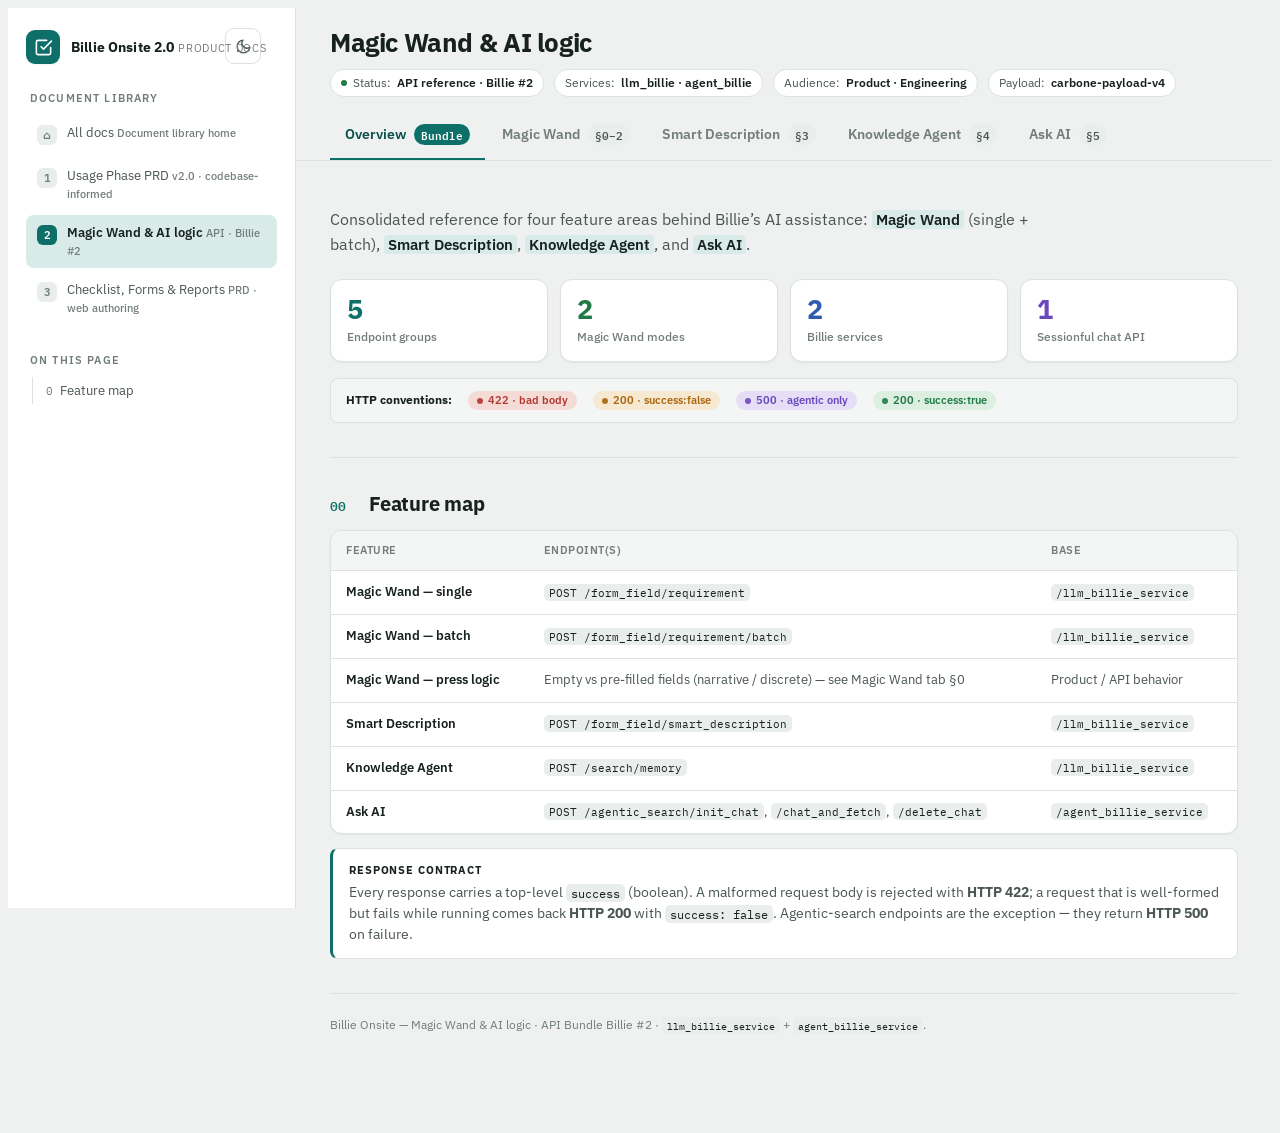
<file: Magic-Wand-AI-Logic.html>
<!doctype html>
<html lang="en">
<head>
<meta charset="utf-8">
<meta name="viewport" content="width=device-width, initial-scale=1">
<title>Magic Wand &amp; AI logic — Billie Onsite</title>
<link rel="preconnect" href="https://fonts.googleapis.com">
<link rel="preconnect" href="https://fonts.gstatic.com" crossorigin>
<link rel="stylesheet" href="https://fonts.googleapis.com/css2?family=IBM+Plex+Sans:wght@400;500;600;700&family=IBM+Plex+Mono:wght@400;500;600&display=swap">
<style>
            :root {
                --ground: #eef1ef;
                --surface: #ffffff;
                --surface-2: #f4f6f5;
                --surface-3: #e9edeb;
                --ink: #17211f;
                --ink-2: #4a5652;
                --ink-3: #727d79;
                --border: #dce2df;
                --border-strong: #c6cfca;
                --accent: #0e6f68;
                --accent-ink: #0a4f4a;
                --accent-soft: #d8ebe8;
                --ok: #1f7a45;
                --ok-soft: #dcefe1;
                --warn: #a9660f;
                --warn-soft: #f6e8d1;
                --gap: #b1382f;
                --gap-soft: #f5dbd6;
                --future: #2f5cae;
                --future-soft: #dde5f7;
                --open: #6a49bd;
                --open-soft: #e6ddf6;
                --p0: #17211f;
                --p0-ink: #ffffff;
                --shadow: 0 1px 2px rgba(20, 30, 28, 0.06), 0 8px 24px -14px rgba(20, 30, 28, 0.22);
                --shadow-sm: 0 1px 2px rgba(20, 30, 28, 0.05);
                --radius: 12px;
                --radius-sm: 8px;
                --mono: "IBM Plex Mono", ui-monospace, SFMono-Regular, Menlo, monospace;
                --sans: "IBM Plex Sans", system-ui, -apple-system, Segoe UI, Roboto, sans-serif;
            }
            @media (prefers-color-scheme: dark) {
                :root:not([data-theme="light"]) {
                    --ground: #0d1312;
                    --surface: #141c1a;
                    --surface-2: #19221f;
                    --surface-3: #212c29;
                    --ink: #e9efec;
                    --ink-2: #a7b2ae;
                    --ink-3: #7b8681;
                    --border: #26312e;
                    --border-strong: #354441;
                    --accent: #43b9af;
                    --accent-ink: #7fd7cf;
                    --accent-soft: #123331;
                    --ok: #4fbf7d;
                    --ok-soft: #12281c;
                    --warn: #d69a3d;
                    --warn-soft: #2a1f0d;
                    --gap: #e06a60;
                    --gap-soft: #2c1512;
                    --future: #7099e8;
                    --future-soft: #121d31;
                    --open: #a488e6;
                    --open-soft: #1b1430;
                    --p0: #e9efec;
                    --p0-ink: #0d1312;
                    --shadow: 0 1px 2px rgba(0, 0, 0, 0.4), 0 10px 30px -16px rgba(0, 0, 0, 0.7);
                    --shadow-sm: 0 1px 2px rgba(0, 0, 0, 0.35);
                }
            }
            :root[data-theme="dark"] {
                --ground: #0d1312;
                --surface: #141c1a;
                --surface-2: #19221f;
                --surface-3: #212c29;
                --ink: #e9efec;
                --ink-2: #a7b2ae;
                --ink-3: #7b8681;
                --border: #26312e;
                --border-strong: #354441;
                --accent: #43b9af;
                --accent-ink: #7fd7cf;
                --accent-soft: #123331;
                --ok: #4fbf7d;
                --ok-soft: #12281c;
                --warn: #d69a3d;
                --warn-soft: #2a1f0d;
                --gap: #e06a60;
                --gap-soft: #2c1512;
                --future: #7099e8;
                --future-soft: #121d31;
                --open: #a488e6;
                --open-soft: #1b1430;
                --p0: #e9efec;
                --p0-ink: #0d1312;
                --shadow: 0 1px 2px rgba(0, 0, 0, 0.4), 0 10px 30px -16px rgba(0, 0, 0, 0.7);
                --shadow-sm: 0 1px 2px rgba(0, 0, 0, 0.35);
            }

            * {
                box-sizing: border-box;
            }
            body {
                background: var(--ground);
                color: var(--ink);
                font-family: var(--sans);
                line-height: 1.55;
                -webkit-font-smoothing: antialiased;
                font-size: 15px;
            }
            a {
                color: var(--accent-ink);
                text-decoration: none;
            }
            a:hover {
                text-decoration: underline;
            }
            :focus-visible {
                outline: 2px solid var(--accent);
                outline-offset: 2px;
                border-radius: 4px;
            }

            /* ---------- App shell ---------- */
            .app {
                display: grid;
                grid-template-columns: 288px minmax(0, 1fr);
                min-height: 100vh;
            }

            .sidebar {
                position: sticky;
                top: 0;
                height: 100vh;
                overflow: auto;
                background: var(--surface);
                border-right: 1px solid var(--border);
                padding: 22px 18px 40px;
                display: flex;
                flex-direction: column;
                gap: 26px;
            }
            .brand {
                display: flex;
                align-items: center;
                gap: 11px;
            }

            .brand__home {
                display: flex;
                align-items: center;
                gap: 11px;
                min-width: 0;
                color: inherit;
                text-decoration: none !important;
                border-radius: 10px;
                margin: -4px;
                padding: 4px;
                cursor: pointer;
                position: relative;
                z-index: 5;
            }
            .brand__home:hover {
                text-decoration: none !important;
                color: inherit;
                background: var(--surface-2);
            }
            .brand__home:focus-visible {
                outline: 2px solid var(--accent);
                outline-offset: 2px;
            }
            .brand__mark {
                width: 34px;
                height: 34px;
                border-radius: 9px;
                background: var(--accent);
                color: #fff !important;
                display: grid;
                place-items: center;
                flex: none;
                box-shadow: var(--shadow-sm);
                pointer-events: none;
                text-decoration: none;
            }
            .brand__mark svg {
                width: 19px;
                height: 19px;
            }
            .brand__name {
                font-weight: 700;
                font-size: 14px;
                letter-spacing: 0.01em;
                line-height: 1.2;
                color: var(--ink);
            }
            .brand__sub {
                font-size: 11px;
                color: var(--ink-3);
                letter-spacing: 0.06em;
                text-transform: uppercase;
                margin-top: 2px;
            }


            .rail-label {
                font-size: 10.5px;
                letter-spacing: 0.11em;
                text-transform: uppercase;
                color: var(--ink-3);
                font-weight: 600;
                margin: 0 0 9px 4px;
            }

            .doc-list {
                list-style: none;
                margin: 0;
                padding: 0;
                display: flex;
                flex-direction: column;
                gap: 4px;
            }
            .doc-item {
                display: flex;
                gap: 10px;
                align-items: flex-start;
                padding: 9px 11px;
                border-radius: var(--radius-sm);
                color: var(--ink-2);
                font-size: 13px;
                line-height: 1.35;
                cursor: default;
            }
            .doc-item.is-active {
                background: var(--accent-soft);
                color: var(--ink);
                font-weight: 600;
            }
            .doc-item.is-active .doc-item__idx {
                background: var(--accent);
                color: #fff;
            }
            .doc-item.is-placeholder {
                color: var(--ink-3);
                opacity: 0.75;
            }
            .doc-item__idx {
                width: 20px;
                height: 20px;
                border-radius: 6px;
                background: var(--surface-3);
                color: var(--ink-3);
                font-size: 11px;
                font-weight: 600;
                display: grid;
                place-items: center;
                flex: none;
                margin-top: 1px;
            }
            .doc-item__meta {
                font-size: 11px;
                color: var(--ink-3);
                font-weight: 500;
                margin-top: 2px;
            }

            .outline {
                list-style: none;
                margin: 0;
                padding: 0;
                display: flex;
                flex-direction: column;
                gap: 1px;
                border-left: 1px solid var(--border);
                margin-left: 6px;
            }
            .outline a {
                display: block;
                padding: 5px 12px;
                font-size: 12.5px;
                color: var(--ink-2);
                border-left: 2px solid transparent;
                margin-left: -1px;
                line-height: 1.35;
            }
            .outline a:hover {
                color: var(--ink);
                text-decoration: none;
            }
            .outline a.is-current {
                color: var(--accent-ink);
                border-left-color: var(--accent);
                font-weight: 600;
            }
            .outline a .o-num {
                color: var(--ink-3);
                font-family: var(--mono);
                font-size: 11px;
                margin-right: 7px;
            }

            /* ---------- Main column ---------- */
            .main {
                min-width: 0;
                display: flex;
                flex-direction: column;
            }
            .topbar {
                position: sticky;
                top: 0;
                z-index: 20;
                background: color-mix(in srgb, var(--ground) 82%, transparent);
                backdrop-filter: saturate(1.4) blur(10px);
                border-bottom: 1px solid var(--border);
            }
            .topbar__inner {
                max-width: 1080px;
                margin: 0 auto;
                padding: 20px 34px 0;
            }
            .doc-title {
                font-size: 26px;
                font-weight: 700;
                letter-spacing: -0.015em;
                line-height: 1.12;
                text-wrap: balance;
                margin: 0;
            }
            .doc-meta {
                display: flex;
                flex-wrap: wrap;
                gap: 8px 10px;
                margin-top: 12px;
                align-items: center;
            }
            .meta-chip {
                font-size: 11.5px;
                color: var(--ink-2);
                background: var(--surface);
                border: 1px solid var(--border);
                padding: 4px 10px;
                border-radius: 999px;
                display: inline-flex;
                gap: 6px;
                align-items: center;
            }
            .meta-chip b {
                color: var(--ink);
                font-weight: 600;
            }
            .meta-chip .dot {
                width: 6px;
                height: 6px;
                border-radius: 50%;
                background: var(--ok);
            }

            .theme-toggle {
                position: absolute;
                top: 20px;
                right: 34px;
                width: 36px;
                height: 36px;
                border-radius: 9px;
                border: 1px solid var(--border);
                background: var(--surface);
                color: var(--ink-2);
                cursor: pointer;
                display: grid;
                place-items: center;
            }
            .theme-toggle:hover {
                color: var(--ink);
                border-color: var(--border-strong);
            }
            .theme-toggle svg {
                width: 17px;
                height: 17px;
            }

            .tabs {
                display: flex;
                gap: 2px;
                max-width: 1080px;
                margin: 16px auto 0;
                padding: 0 34px;
                overflow-x: auto;
                scrollbar-width: none;
            }
            .tabs::-webkit-scrollbar {
                display: none;
            }
            .tab {
                appearance: none;
                background: none;
                border: none;
                font-family: inherit;
                cursor: pointer;
                white-space: nowrap;
                padding: 11px 15px 13px;
                font-size: 13.5px;
                font-weight: 600;
                color: var(--ink-3);
                border-bottom: 2.5px solid transparent;
                display: flex;
                align-items: center;
                gap: 8px;
            }
            .tab:hover {
                color: var(--ink-2);
            }
            .tab.is-active {
                color: var(--accent-ink);
                border-bottom-color: var(--accent);
            }
            .tab__badge {
                font-family: var(--mono);
                font-size: 10.5px;
                font-weight: 600;
                background: var(--surface-3);
                color: var(--ink-2);
                padding: 1px 7px;
                border-radius: 999px;
            }
            .tab.is-active .tab__badge {
                background: var(--accent);
                color: #fff;
            }

            .content {
                max-width: 1080px;
                margin: 0 auto;
                padding: 30px 34px 90px;
                width: 100%;
            }
            .panel {
                display: none;
                animation: fade 0.25s ease;
            }
            .panel.is-active {
                display: block;
            }
            @keyframes fade {
                from {
                    opacity: 0;
                    transform: translateY(4px);
                }
                to {
                    opacity: 1;
                    transform: none;
                }
            }
            @media (prefers-reduced-motion: reduce) {
                .panel,
                .panel.is-active {
                    animation: none;
                }
            }

            /* ---------- Section blocks ---------- */
            .sec {
                margin: 0 0 34px;
                scroll-margin-top: 150px;
            }
            .sec__head {
                display: flex;
                gap: 13px;
                align-items: baseline;
                margin-bottom: 6px;
            }
            .sec__num {
                font-family: var(--mono);
                font-size: 13px;
                font-weight: 600;
                color: var(--accent);
                flex: none;
                padding-top: 2px;
                min-width: 26px;
            }
            .sec h2 {
                font-size: 20px;
                font-weight: 700;
                letter-spacing: -0.01em;
                margin: 0;
                line-height: 1.2;
                text-wrap: balance;
            }
            .sec h3 {
                font-size: 15.5px;
                font-weight: 600;
                margin: 22px 0 8px;
                color: var(--ink);
                letter-spacing: -0.005em;
            }
            .sec h3 .h3num {
                font-family: var(--mono);
                font-size: 12px;
                color: var(--ink-3);
                margin-right: 8px;
            }
            .sec p {
                margin: 9px 0;
                color: var(--ink-2);
                max-width: 74ch;
            }
            .sec p strong,
            .sec li strong {
                color: var(--ink);
                font-weight: 600;
            }
            .sec ul {
                margin: 9px 0;
                padding-left: 20px;
                color: var(--ink-2);
                max-width: 74ch;
            }
            .sec ul li {
                margin: 5px 0;
            }
            .lead {
                font-size: 16px;
                color: var(--ink-2);
                max-width: 74ch;
            }
            em {
                color: var(--ink);
                font-style: normal;
                font-weight: 600;
                background: var(--accent-soft);
                padding: 0 4px;
                border-radius: 4px;
                font-size: 0.94em;
            }

            .divider {
                height: 1px;
                background: var(--border);
                border: none;
                margin: 34px 0;
            }

            /* callout */
            .callout {
                border: 1px solid var(--border);
                border-left: 3px solid var(--accent);
                background: var(--surface);
                border-radius: var(--radius-sm);
                padding: 13px 16px;
                margin: 14px 0;
                font-size: 13.5px;
                color: var(--ink-2);
            }
            .callout.is-warn {
                border-left-color: var(--warn);
            }
            .callout.is-open {
                border-left-color: var(--open);
            }
            .callout .co-label {
                font-size: 11px;
                letter-spacing: 0.08em;
                text-transform: uppercase;
                font-weight: 700;
                color: var(--ink);
                display: block;
                margin-bottom: 3px;
            }
            .callout.is-warn .co-label {
                color: var(--warn);
            }
            .callout.is-open .co-label {
                color: var(--open);
            }

            /* pills */
            .pill {
                display: inline-flex;
                align-items: center;
                gap: 5px;
                font-size: 11.5px;
                font-weight: 600;
                line-height: 1;
                padding: 4px 9px;
                border-radius: 999px;
                white-space: nowrap;
                font-family: var(--sans);
            }
            .pill::before {
                content: "";
                width: 6px;
                height: 6px;
                border-radius: 50%;
                background: currentColor;
                opacity: 0.9;
            }
            .pill--ok {
                background: var(--ok-soft);
                color: var(--ok);
            }
            .pill--warn {
                background: var(--warn-soft);
                color: var(--warn);
            }
            .pill--gap {
                background: var(--gap-soft);
                color: var(--gap);
            }
            .pill--future {
                background: var(--future-soft);
                color: var(--future);
            }
            .pill--open {
                background: var(--open-soft);
                color: var(--open);
            }
            .pill--neutral {
                background: var(--surface-3);
                color: var(--ink-2);
            }
            .pill--neutral::before {
                opacity: 0.5;
            }

            /* tables */
            .tbl-wrap {
                overflow-x: auto;
                border: 1px solid var(--border);
                border-radius: var(--radius);
                margin: 14px 0;
                background: var(--surface);
                box-shadow: var(--shadow-sm);
            }
            table {
                border-collapse: collapse;
                width: 100%;
                font-size: 13px;
                min-width: 520px;
            }
            thead th {
                text-align: left;
                font-weight: 600;
                font-size: 11px;
                letter-spacing: 0.05em;
                text-transform: uppercase;
                color: var(--ink-3);
                padding: 11px 15px;
                background: var(--surface-2);
                border-bottom: 1px solid var(--border);
                white-space: nowrap;
                position: sticky;
                top: 0;
            }
            tbody td {
                padding: 12px 15px;
                border-bottom: 1px solid var(--border);
                color: var(--ink-2);
                vertical-align: top;
                line-height: 1.45;
            }
            tbody tr:last-child td {
                border-bottom: none;
            }
            tbody tr:hover td {
                background: var(--surface-2);
            }
            td strong,
            td b {
                color: var(--ink);
                font-weight: 600;
            }
            .td-key {
                font-weight: 600;
                color: var(--ink);
                white-space: nowrap;
            }
            .num-cell {
                font-family: var(--mono);
                font-size: 12px;
                color: var(--ink-3);
                text-align: right;
                font-variant-numeric: tabular-nums;
            }
            code,
            .mono {
                font-family: var(--mono);
                font-size: 0.86em;
                background: var(--surface-3);
                padding: 1.5px 5px;
                border-radius: 5px;
                color: var(--ink);
                word-break: break-word;
            }
            td code {
                white-space: nowrap;
            }

            /* two-column target vs current */
            .tc-grid {
                display: grid;
                gap: 12px;
                grid-template-columns: repeat(auto-fit, minmax(240px, 1fr));
                margin: 14px 0;
            }
            .tc-box {
                border: 1px solid var(--border);
                border-radius: var(--radius-sm);
                padding: 13px 15px;
                background: var(--surface);
            }
            .tc-box h4 {
                margin: 0 0 7px;
                font-size: 11px;
                letter-spacing: 0.07em;
                text-transform: uppercase;
                color: var(--ink-3);
                font-weight: 700;
            }
            .tc-box.is-target {
                border-top: 2px solid var(--accent);
            }
            .tc-box.is-current {
                border-top: 2px solid var(--warn);
            }
            .tc-box p {
                margin: 0;
                font-size: 13px;
            }

            /* stat row */
            .stat-row {
                display: grid;
                gap: 12px;
                grid-template-columns: repeat(auto-fit, minmax(150px, 1fr));
                margin: 16px 0;
            }
            .stat {
                background: var(--surface);
                border: 1px solid var(--border);
                border-radius: var(--radius);
                padding: 15px 16px;
                box-shadow: var(--shadow-sm);
            }
            .stat__n {
                font-size: 27px;
                font-weight: 700;
                letter-spacing: -0.02em;
                line-height: 1;
                font-variant-numeric: tabular-nums;
            }
            .stat__l {
                font-size: 12px;
                color: var(--ink-3);
                margin-top: 6px;
                font-weight: 500;
            }
            .stat--ok .stat__n {
                color: var(--ok);
            }
            .stat--warn .stat__n {
                color: var(--warn);
            }
            .stat--gap .stat__n {
                color: var(--gap);
            }
            .stat--future .stat__n {
                color: var(--future);
            }
            .stat--open .stat__n {
                color: var(--open);
            }
            .stat--accent .stat__n {
                color: var(--accent);
            }

            /* ---------- Flow diagram ---------- */
            .flow {
                display: flex;
                gap: 0;
                overflow-x: auto;
                padding: 6px 2px 16px;
                margin: 16px 0;
            }
            .flow-stage {
                flex: none;
                width: 210px;
                padding: 0 16px;
                border-right: 1px dashed var(--border);
                position: relative;
            }
            .flow-stage:last-child {
                border-right: none;
            }
            .flow-stage__t {
                font-size: 11px;
                letter-spacing: 0.07em;
                text-transform: uppercase;
                font-weight: 700;
                color: var(--accent);
                margin-bottom: 12px;
                height: 16px;
            }
            .flow-nodes {
                display: flex;
                flex-direction: column;
                gap: 0;
            }
            .node {
                background: var(--surface);
                border: 1px solid var(--border-strong);
                border-radius: 9px;
                padding: 9px 11px;
                font-size: 12px;
                font-weight: 500;
                color: var(--ink);
                box-shadow: var(--shadow-sm);
                line-height: 1.3;
                position: relative;
            }
            .node small {
                display: block;
                font-family: var(--mono);
                font-size: 9.5px;
                color: var(--ink-3);
                margin-top: 2px;
                font-weight: 400;
            }
            .node--ai {
                border-color: var(--open);
                background: var(--open-soft);
            }
            .node--pub {
                border-color: var(--accent);
                background: var(--accent-soft);
            }
            .node--branch {
                border-style: dashed;
            }
            .n-arrow {
                height: 18px;
                display: grid;
                place-items: center;
                color: var(--ink-3);
            }
            .n-arrow::before {
                content: "↓";
                font-size: 14px;
            }
            .n-split {
                font-size: 10px;
                color: var(--ink-3);
                text-align: center;
                padding: 4px 0 2px;
                font-style: italic;
            }

            /* legend */
            .legend {
                display: flex;
                flex-wrap: wrap;
                gap: 8px 16px;
                margin: 10px 0 4px;
                padding: 12px 15px;
                background: var(--surface-2);
                border: 1px solid var(--border);
                border-radius: var(--radius-sm);
                font-size: 12px;
                color: var(--ink-2);
            }
            .legend .pill {
                font-size: 11px;
            }

            /* ---------- Test cases ---------- */
            .tc-toolbar {
                position: sticky;
                top: 150px;
                z-index: 10;
                background: var(--ground);
                padding: 14px 0 16px;
                margin-bottom: 8px;
                display: flex;
                flex-wrap: wrap;
                gap: 12px;
                align-items: center;
            }
            .filter-grp {
                display: flex;
                gap: 4px;
                background: var(--surface);
                border: 1px solid var(--border);
                border-radius: 9px;
                padding: 3px;
            }
            .filter-btn {
                appearance: none;
                border: none;
                background: none;
                font-family: inherit;
                font-size: 12px;
                font-weight: 600;
                color: var(--ink-3);
                padding: 6px 12px;
                border-radius: 6px;
                cursor: pointer;
            }
            .filter-btn:hover {
                color: var(--ink);
            }
            .filter-btn.is-on {
                background: var(--accent);
                color: #fff;
            }
            .search {
                flex: 1;
                min-width: 180px;
                position: relative;
            }
            .search input {
                width: 100%;
                font-family: inherit;
                font-size: 13px;
                color: var(--ink);
                background: var(--surface);
                border: 1px solid var(--border);
                border-radius: 9px;
                padding: 9px 12px 9px 34px;
            }
            .search input::placeholder {
                color: var(--ink-3);
            }
            .search svg {
                position: absolute;
                left: 11px;
                top: 50%;
                transform: translateY(-50%);
                width: 15px;
                height: 15px;
                color: var(--ink-3);
            }
            .tc-count {
                font-size: 12px;
                color: var(--ink-3);
                font-weight: 500;
                white-space: nowrap;
            }

            .tc-group {
                margin: 26px 0 8px;
            }
            .tc-group__t {
                font-size: 14px;
                font-weight: 700;
                color: var(--ink);
                display: flex;
                align-items: center;
                gap: 10px;
                margin: 0 0 4px;
                letter-spacing: -0.005em;
            }
            .tc-group__t .g-num {
                font-family: var(--mono);
                font-size: 12px;
                color: var(--accent);
                font-weight: 600;
            }

            .tc-list {
                display: grid;
                gap: 12px;
                margin-top: 14px;
            }
            .tc-card {
                border: 1px solid var(--border);
                border-radius: var(--radius);
                background: var(--surface);
                box-shadow: var(--shadow-sm);
                overflow: hidden;
            }
            .tc-card__top {
                display: flex;
                gap: 12px;
                align-items: flex-start;
                padding: 14px 16px;
                cursor: pointer;
                user-select: none;
            }
            .tc-card__top:hover {
                background: var(--surface-2);
            }
            .tc-prio {
                font-family: var(--mono);
                font-size: 11px;
                font-weight: 600;
                padding: 3px 8px;
                border-radius: 6px;
                flex: none;
                line-height: 1.2;
                margin-top: 1px;
            }
            .tc-prio.P0 {
                background: var(--p0);
                color: var(--p0-ink);
            }
            .tc-prio.P1 {
                background: var(--warn-soft);
                color: var(--warn);
            }
            .tc-prio.P2 {
                background: var(--future-soft);
                color: var(--future);
            }
            .tc-id {
                font-family: var(--mono);
                font-size: 12px;
                color: var(--ink-3);
                font-weight: 500;
            }
            .tc-hd {
                flex: 1;
                min-width: 0;
            }
            .tc-name {
                font-size: 13.5px;
                font-weight: 600;
                color: var(--ink);
                margin: 2px 0 0;
                line-height: 1.35;
            }
            .tc-tags {
                display: flex;
                gap: 6px;
                flex-wrap: wrap;
                margin-top: 7px;
            }
            .tc-chev {
                flex: none;
                color: var(--ink-3);
                transition: transform 0.2s;
                margin-top: 3px;
            }
            .tc-card.is-open .tc-chev {
                transform: rotate(90deg);
            }
            .tc-body {
                display: none;
                padding: 0 16px 16px;
                border-top: 1px solid var(--border);
                margin-top: -1px;
            }
            .tc-card.is-open .tc-body {
                display: block;
            }
            .tc-body dl {
                display: grid;
                grid-template-columns: auto 1fr;
                gap: 4px 16px;
                margin: 14px 0 0;
                font-size: 13px;
            }
            .tc-body dt {
                font-size: 11px;
                letter-spacing: 0.05em;
                text-transform: uppercase;
                color: var(--ink-3);
                font-weight: 700;
                padding-top: 3px;
            }
            .tc-body dd {
                margin: 0;
                color: var(--ink-2);
            }
            .tc-body ol {
                margin: 0;
                padding-left: 18px;
                color: var(--ink-2);
            }
            .tc-body ol li {
                margin: 3px 0;
            }
            .tc-exp {
                color: var(--ink);
                font-weight: 500;
            }
            .tc-cur {
                display: block;
                margin-top: 8px;
                padding: 9px 12px;
                background: var(--warn-soft);
                border-radius: 7px;
                font-size: 12.5px;
                color: var(--ink);
            }
            .tc-cur b {
                color: var(--warn);
            }
            .tc-empty {
                text-align: center;
                padding: 50px 20px;
                color: var(--ink-3);
            }

            footer {
                border-top: 1px solid var(--border);
                padding: 22px 0 0;
                margin-top: 30px;
                font-size: 12px;
                color: var(--ink-3);
            }

            /* ---------- responsive ---------- */
            @media (max-width: 900px) {
                .app {
                    grid-template-columns: 1fr;
                }
                .sidebar {
                    position: static;
                    height: auto;
                    flex-direction: row;
                    flex-wrap: wrap;
                    align-items: center;
                    gap: 16px;
                    border-right: none;
                    border-bottom: 1px solid var(--border);
                    padding: 14px 20px;
                }
                .sidebar__docs,
                .sidebar__outline {
                    display: none;
                }
                .brand {
                    flex: 1;
                }
                .topbar__inner,
                .tabs,
                .content {
                    padding-left: 20px;
                    padding-right: 20px;
                }
                .theme-toggle {
                    position: static;
                }
                .sidebar .theme-toggle {
                    margin-left: auto;
                }
                .tc-toolbar {
                    top: 0;
                }
            }
            @media (max-width: 560px) {
                .doc-title {
                    font-size: 22px;
                }
                .content {
                    padding-top: 22px;
                }
            }
        </style>
<style>
  /* code blocks for API docs */
  pre.code{margin:14px 0;padding:14px 16px;background:var(--surface);border:1px solid var(--border);border-radius:var(--radius-sm);
    overflow-x:auto;font-family:var(--mono);font-size:12px;line-height:1.5;color:var(--ink);box-shadow:var(--shadow-sm)}
  pre.code .cm{color:var(--ink-3)}
  .ep{font-family:var(--mono);font-size:12.5px;background:var(--accent-soft);color:var(--accent-ink);padding:6px 10px;border-radius:7px;
    display:inline-flex;gap:8px;align-items:center;font-weight:600;margin:6px 0 10px}
  .ep .method{color:var(--accent);letter-spacing:.04em}
  .kv{font-family:var(--mono);font-size:12px}
</style>
</head>
<body>

<div class="app">
  <aside class="sidebar">
        
    <div class="brand">
      <a href="index.html" class="brand__home" id="brandHome" aria-label="All product docs home" title="All docs">
        <span class="brand__mark" aria-hidden="true">
          <svg viewBox="0 0 24 24" fill="none" stroke="currentColor" stroke-width="2" stroke-linecap="round" stroke-linejoin="round">
            <path d="M9 11l3 3L22 4"/><path d="M21 12v7a2 2 0 0 1-2 2H5a2 2 0 0 1-2-2V5a2 2 0 0 1 2-2h11"/>
          </svg>
        </span>
        <span class="brand__text">
          <span class="brand__name">Billie Onsite 2.0</span>
          <span class="brand__sub">Product Docs</span>
        </span>
      </a>
<button class="theme-toggle" id="themeBtn" aria-label="Toggle dark mode" title="Toggle theme">
        <svg id="themeIcon" viewBox="0 0 24 24" fill="none" stroke="currentColor" stroke-width="2" stroke-linecap="round" stroke-linejoin="round"><circle cx="12" cy="12" r="4"/><path d="M12 2v2M12 20v2M4.9 4.9l1.4 1.4M17.7 17.7l1.4 1.4M2 12h2M20 12h2M4.9 19.1l1.4-1.4M17.7 6.3l1.4-1.4"/></svg>
      </button>
    </div>

    <div class="sidebar__docs">
      <p class="rail-label">Document Library</p>
      <ul class="doc-list">
        <li class="doc-item">
          <a href="index.html" style="display:flex;gap:10px;align-items:flex-start;color:inherit;text-decoration:none;width:100%">
            <span class="doc-item__idx">⌂</span>
            <span>All docs
              <span class="doc-item__meta">Document library home</span>
            </span>
          </a>
        </li>
        <li class="doc-item">
          <a href="Inspection-Usage-Phase-PRD.html" style="display:flex;gap:10px;align-items:flex-start;color:inherit;text-decoration:none;width:100%">
            <span class="doc-item__idx">1</span>
            <span>Usage Phase PRD
              <span class="doc-item__meta">v2.0 · codebase-informed</span>
            </span>
          </a>
        </li>
        <li class="doc-item is-active">
          <span class="doc-item__idx">2</span>
          <span>Magic Wand &amp; AI logic
            <span class="doc-item__meta">API · Billie #2</span>
          </span>
        </li>
        <li class="doc-item">
          <a href="Checklist-Forms-Report-Templates-PRD.html" style="display:flex;gap:10px;align-items:flex-start;color:inherit;text-decoration:none;width:100%">
            <span class="doc-item__idx">3</span>
            <span>Checklist, Forms &amp; Reports
              <span class="doc-item__meta">PRD · web authoring</span>
            </span>
          </a>
        </li>
      </ul>
    </div>

    <div class="sidebar__outline">
      <p class="rail-label" id="outlineLabel">On This Page</p>
      <ul class="outline" id="outline"></ul>
    </div>
  </aside>

  <div class="main">
    <div class="topbar">
      <div class="topbar__inner">
        <h1 class="doc-title">Magic Wand &amp; AI logic</h1>
        <div class="doc-meta">
          <span class="meta-chip"><span class="dot"></span>Status: <b>API reference · Billie #2</b></span>
          <span class="meta-chip">Services: <b>llm_billie · agent_billie</b></span>
          <span class="meta-chip">Audience: <b>Product · Engineering</b></span>
          <span class="meta-chip">Payload: <b>carbone-payload-v4</b></span>
        </div>
      </div>
      <nav class="tabs" id="tabs" role="tablist">
        <button class="tab is-active" data-tab="overview" role="tab">Overview <span class="tab__badge">Bundle</span></button>
        <button class="tab" data-tab="wand" role="tab">Magic Wand <span class="tab__badge">§0–2</span></button>
        <button class="tab" data-tab="smart" role="tab">Smart Description <span class="tab__badge">§3</span></button>
        <button class="tab" data-tab="knowledge" role="tab">Knowledge Agent <span class="tab__badge">§4</span></button>
        <button class="tab" data-tab="askai" role="tab">Ask AI <span class="tab__badge">§5</span></button>
      </nav>
    </div>

    <div class="content">

      <!-- ================= OVERVIEW ================= -->
      <section class="panel is-active" id="panel-overview" role="tabpanel">
        <p class="lead" style="margin-bottom:22px">Consolidated reference for four feature areas behind Billie’s AI assistance: <em>Magic Wand</em> (single + batch), <em>Smart Description</em>, <em>Knowledge Agent</em>, and <em>Ask AI</em>.</p>

        <div class="stat-row">
          <div class="stat stat--accent"><div class="stat__n">5</div><div class="stat__l">Endpoint groups</div></div>
          <div class="stat stat--ok"><div class="stat__n">2</div><div class="stat__l">Magic Wand modes</div></div>
          <div class="stat stat--future"><div class="stat__n">2</div><div class="stat__l">Billie services</div></div>
          <div class="stat stat--open"><div class="stat__n">1</div><div class="stat__l">Sessionful chat API</div></div>
        </div>

        <div class="legend">
          <strong style="color:var(--ink)">HTTP conventions:</strong>
          <span class="pill pill--gap">422 · bad body</span>
          <span class="pill pill--warn">200 · success:false</span>
          <span class="pill pill--open">500 · agentic only</span>
          <span class="pill pill--ok">200 · success:true</span>
        </div>

        <hr class="divider">

        <div class="sec" id="s-bundle" data-outline="0 · Feature map">
          <div class="sec__head"><span class="sec__num">00</span><h2>Feature map</h2></div>
          <div class="tbl-wrap">
            <table>
              <thead><tr><th>Feature</th><th>Endpoint(s)</th><th>Base</th></tr></thead>
              <tbody>
                <tr><td class="td-key">Magic Wand — single</td><td><code>POST /form_field/requirement</code></td><td><code>/llm_billie_service</code></td></tr>
                <tr><td class="td-key">Magic Wand — batch</td><td><code>POST /form_field/requirement/batch</code></td><td><code>/llm_billie_service</code></td></tr>
                <tr><td class="td-key">Magic Wand — press logic</td><td>Empty vs pre-filled fields (narrative / discrete) — see Magic Wand tab §0</td><td>Product / API behavior</td></tr>
                <tr><td class="td-key">Smart Description</td><td><code>POST /form_field/smart_description</code></td><td><code>/llm_billie_service</code></td></tr>
                <tr><td class="td-key">Knowledge Agent</td><td><code>POST /search/memory</code></td><td><code>/llm_billie_service</code></td></tr>
                <tr><td class="td-key">Ask AI</td><td><code>POST /agentic_search/init_chat</code>, <code>/chat_and_fetch</code>, <code>/delete_chat</code></td><td><code>/agent_billie_service</code></td></tr>
              </tbody>
            </table>
          </div>

          <div class="callout">
            <span class="co-label">Response contract</span>
            Every response carries a top-level <code>success</code> (boolean). A malformed request body is rejected with <strong>HTTP 422</strong>; a request that is well-formed but fails while running comes back <strong>HTTP 200</strong> with <code>success: false</code>. Agentic-search endpoints are the exception — they return <strong>HTTP 500</strong> on failure.
          </div>
        </div>

        <footer>Billie Onsite — Magic Wand &amp; AI logic · API Bundle Billie #2 · <code>llm_billie_service</code> + <code>agent_billie_service</code>.</footer>
      </section>

      <!-- ================= MAGIC WAND ================= -->
      <section class="panel" id="panel-wand" role="tabpanel">
        <p class="lead" style="margin-bottom:6px">The inspector writes a free-text note; the wand turns it into properly filled checklist fields — filling blanks it can ground and adjusting existing answers to match the note.</p>
        <p style="color:var(--ink-3);font-size:13px;margin:0 0 18px">Same field logic for <strong>item-level</strong> and <strong>batch</strong> Magic Wand. Request and response share the <em>carbone-payload-v4</em> document shape at the top level — no <code>result</code> wrapper.</p>

        <div class="sec" id="s-wand-press" data-outline="0 · When you press Magic Wand">
          <div class="sec__head"><span class="sec__num">00</span><h2>When you press Magic Wand</h2></div>
          <p>Magic Wand reads the <strong>inspector note</strong> on the item (plus each field’s Smart Description / <code>description</code>, and project/report context). It never invents facts that are not grounded in that input. Image and signature fields are never filled.</p>

          <div class="callout" style="margin:12px 0 16px">
            <span class="co-label">Field families</span>
            <strong>Narrative</strong> = <code>Long text</code> (free-form prose).<br>
            <strong>Discrete</strong> = <code>Short text</code>, <code>Number</code>, <code>Date</code>, <code>Time</code>, <code>Multiple choice</code>, <code>Checkboxes</code>, <code>Dropdown</code> (fixed or tightly constrained answers).
          </div>

          <h3><span class="h3num">0.1</span>Scenario A — nothing pre-filled</h3>
          <p>All form fields on the item are blank (no manual entry and no value from a previous wand run).</p>
          <div class="tc-grid">
            <div class="tc-box is-target">
              <h4>What the wand does</h4>
              <p style="color:var(--ink-2)">Fills <strong>blank</strong> eligible fields it can ground from the note (and/or the field’s Smart Description). Leaves a blank alone when there is no concrete, groundable instruction for that field.</p>
            </div>
            <div class="tc-box is-current">
              <h4>By field family</h4>
              <p style="color:var(--ink-2)"><strong>Narrative:</strong> drafts prose from the note.<br>
              <strong>Discrete:</strong> sets a value only when the note (or description) states that exact answer / matching option (e.g. a date, number, or choice label) — it does not guess.</p>
            </div>
          </div>
          <ul>
            <li>Filled fields come back with <code>ai_generated: true</code>.</li>
            <li><code>ai_modified</code> is <strong>not</strong> set (there was no prior value to replace).</li>
            <li>Inspector still reviews and can edit before publish.</li>
          </ul>

          <h3><span class="h3num">0.2</span>Scenario B — something already pre-filled</h3>
          <p>One or more fields already have a value — entered manually, or written by an earlier Magic Wand run. Behavior depends on the field family:</p>
          <div class="tbl-wrap">
            <table>
              <thead>
                <tr>
                  <th>Field family</th>
                  <th>Logic when you press Magic Wand</th>
                  <th>Flags on change</th>
                </tr>
              </thead>
              <tbody>
                <tr>
                  <td class="td-key">Narrative<br><span style="font-weight:400;color:var(--ink-3)">Long text</span></td>
                  <td>AI may <strong>rewrite or expand</strong> the existing text so it matches the inspector note. Not every difference is treated as a hard conflict — the wand is allowed to revise the narrative.</td>
                  <td><code>ai_generated: true</code>; <code>ai_modified: true</code> when a prior value was replaced</td>
                </tr>
                <tr>
                  <td class="td-key">Discrete<br><span style="font-weight:400;color:var(--ink-3)">Short text, Number, Date, Time, MC, Checkboxes, Dropdown</span></td>
                  <td><strong>Keep</strong> the existing value unless the note states a <strong>different exact value</strong> outright (or a matching option). If the note does not clearly contradict / replace that discrete answer, the pre-filled value stays.</td>
                  <td>Unchanged → flags unchanged. Replaced → <code>ai_generated: true</code> + <code>ai_modified: true</code></td>
                </tr>
              </tbody>
            </table>
          </div>
          <div class="callout is-warn">
            <span class="co-label">Product note</span>
            Target UX is to surface a <strong>conflict indicator</strong> when AI would change a manual discrete value, and keep the manual value pending review. That indicator UI is <strong>not shipped yet</strong> — today the API may replace a discrete value when the note states a new exact answer. Always review after a wand run.
          </div>
          <ul>
            <li>Blank fields on the same item still follow Scenario A (fill only when groundable).</li>
            <li>On conflict between the note and a field’s Smart Description, the <strong>note wins</strong>.</li>
            <li>Batch Magic Wand uses the same rules per item; items without a note are skipped (not 422).</li>
          </ul>

          <h3><span class="h3num">0.3</span>Logic &amp; expected performance matrix</h3>
          <p>Every combination of <strong>field state</strong> × <strong>field family</strong> × <strong>how the inspector note relates to the field</strong>. Image / signature fields are never touched.</p>
          <div class="legend" style="margin:10px 0 14px">
            <strong style="color:var(--ink)">Outcomes:</strong>
            <span class="pill pill--ok">Update</span>
            <span class="pill pill--future">Keep</span>
            <span class="pill pill--neutral">Stay blank</span>
            <span class="pill pill--warn">Update if exact</span>
            <span class="pill pill--open">Model default</span>
          </div>
          <div class="tbl-wrap" style="overflow-x:auto">
            <table>
              <thead>
                <tr>
                  <th style="min-width:7rem">Pre-filled / Empty</th>
                  <th style="min-width:7rem">Narrative / Discrete</th>
                  <th style="min-width:10rem">Notes relation</th>
                  <th style="min-width:8rem">Expected</th>
                  <th>What happens</th>
                </tr>
              </thead>
              <tbody>
                <tr style="background:var(--surface-2)">
                  <td colspan="5" style="font-weight:700;color:var(--ink);font-size:12.5px;letter-spacing:0.02em">PRE-FILLED · NARRATIVE <span style="font-weight:500;color:var(--ink-3)">(Long text already has a value)</span></td>
                </tr>
                <tr>
                  <td class="td-key">Pre-filled</td>
                  <td>Narrative</td>
                  <td>Alternative meaning</td>
                  <td><span class="pill pill--ok">Update</span></td>
                  <td>Rewrite the prose so it matches the note’s meaning. Prior wording may be replaced entirely. Flags: <code>ai_generated</code> + <code>ai_modified</code>.</td>
                </tr>
                <tr>
                  <td class="td-key">Pre-filled</td>
                  <td>Narrative</td>
                  <td>More detail in notes</td>
                  <td><span class="pill pill--ok">Update</span></td>
                  <td>Expand or rewrite the narrative to incorporate the extra detail from the note. Not treated as a hard conflict.</td>
                </tr>
                <tr>
                  <td class="td-key">Pre-filled</td>
                  <td>Narrative</td>
                  <td>Less detail in notes</td>
                  <td><span class="pill pill--ok">Update</span></td>
                  <td>May rewrite toward the thinner note. Richer prior text is not protected — inspector should review if the note under-specifies.
                    <div class="callout is-warn" style="margin:10px 0 0;padding:10px 12px">
                      <span class="co-label">Edge case</span>
                      Happens when the inspector <strong>manually typed a lot in the form field</strong>, then said something thin in the notes. This is <strong>usually not the case for narrative-driven fields</strong> (notes typically carry the detail the wand expands from).
                    </div>
                  </td>
                </tr>
                <tr>
                  <td class="td-key">Pre-filled</td>
                  <td>Narrative</td>
                  <td>Not relevant notes</td>
                  <td><span class="pill pill--future">Keep</span></td>
                  <td>Note does not speak to this field → leave the existing narrative unchanged.</td>
                </tr>
                <tr>
                  <td class="td-key">Pre-filled</td>
                  <td>Narrative</td>
                  <td>Conflict within notes</td>
                  <td><span class="pill pill--open">Model default</span></td>
                  <td><strong>No dedicated logic in the system prompt</strong> for this case. Behavior relies on the model’s default handling — <strong>test whether results are satisfactory</strong>.</td>
                </tr>

                <tr style="background:var(--surface-2)">
                  <td colspan="5" style="font-weight:700;color:var(--ink);font-size:12.5px;letter-spacing:0.02em">PRE-FILLED · DISCRETE <span style="font-weight:500;color:var(--ink-3)">(Short text, Number, Date, Time, MC, Checkboxes, Dropdown already set)</span></td>
                </tr>
                <tr>
                  <td class="td-key">Pre-filled</td>
                  <td>Discrete</td>
                  <td>Alternative meaning</td>
                  <td><span class="pill pill--warn">Update if exact</span></td>
                  <td>Replace the value <strong>only if</strong> the note states a different exact answer / matching option outright. Otherwise <strong>Keep</strong>. On replace: <code>ai_generated</code> + <code>ai_modified</code>.</td>
                </tr>
                <tr>
                  <td class="td-key">Pre-filled</td>
                  <td>Discrete</td>
                  <td>More detail in notes</td>
                  <td><span class="pill pill--warn">Update if exact</span></td>
                  <td>Extra narrative detail alone does not change the discrete answer. Update only if the note also names a new exact value/option; else <strong>Keep</strong>.</td>
                </tr>
                <tr>
                  <td class="td-key">Pre-filled</td>
                  <td>Discrete</td>
                  <td>Less detail in notes</td>
                  <td><span class="pill pill--future">Keep</span></td>
                  <td>Thinner note does not clearly replace the exact value → leave the existing discrete answer.</td>
                </tr>
                <tr>
                  <td class="td-key">Pre-filled</td>
                  <td>Discrete</td>
                  <td>Not relevant notes</td>
                  <td><span class="pill pill--future">Keep</span></td>
                  <td>Note is unrelated to this field → no change.</td>
                </tr>
                <tr>
                  <td class="td-key">Pre-filled</td>
                  <td>Discrete</td>
                  <td>Conflict within notes</td>
                  <td><span class="pill pill--open">Model default</span></td>
                  <td><strong>No dedicated logic in the system prompt</strong> for this case. Behavior relies on the model’s default handling — <strong>test whether results are satisfactory</strong>.</td>
                </tr>

                <tr style="background:var(--surface-2)">
                  <td colspan="5" style="font-weight:700;color:var(--ink);font-size:12.5px;letter-spacing:0.02em">EMPTY · NARRATIVE <span style="font-weight:500;color:var(--ink-3)">(Long text blank — no manual or prior wand value)</span></td>
                </tr>
                <tr>
                  <td class="td-key">Empty</td>
                  <td>Narrative</td>
                  <td>Alternative meaning</td>
                  <td><span class="pill pill--ok">Update</span></td>
                  <td>Draft narrative from the note’s stated meaning. Never invent beyond what the note (or Smart Description) grounds. <code>ai_generated: true</code> (no <code>ai_modified</code>).</td>
                </tr>
                <tr>
                  <td class="td-key">Empty</td>
                  <td>Narrative</td>
                  <td>More detail in notes</td>
                  <td><span class="pill pill--ok">Update</span></td>
                  <td>Draft a fuller narrative from the rich note content.</td>
                </tr>
                <tr>
                  <td class="td-key">Empty</td>
                  <td>Narrative</td>
                  <td>Less detail in notes</td>
                  <td><span class="pill pill--ok">Update</span></td>
                  <td>Draft a short narrative if the thin note is still groundable; if it is not concrete enough, <strong>Stay blank</strong>.</td>
                </tr>
                <tr>
                  <td class="td-key">Empty</td>
                  <td>Narrative</td>
                  <td>Not relevant notes</td>
                  <td><span class="pill pill--neutral">Stay blank</span></td>
                  <td>Note does not speak to this field → leave empty. Do not invent filler prose.</td>
                </tr>
                <tr>
                  <td class="td-key">Empty</td>
                  <td>Narrative</td>
                  <td>Conflict within notes</td>
                  <td><span class="pill pill--open">Model default</span></td>
                  <td><strong>No dedicated logic in the system prompt</strong> for this case. Behavior relies on the model’s default handling — <strong>test whether results are satisfactory</strong>.</td>
                </tr>

                <tr style="background:var(--surface-2)">
                  <td colspan="5" style="font-weight:700;color:var(--ink);font-size:12.5px;letter-spacing:0.02em">EMPTY · DISCRETE <span style="font-weight:500;color:var(--ink-3)">(constrained field blank)</span></td>
                </tr>
                <tr>
                  <td class="td-key">Empty</td>
                  <td>Discrete</td>
                  <td>Alternative meaning</td>
                  <td><span class="pill pill--warn">Update if exact</span></td>
                  <td>Set the value only when the note (or Smart Description) states that exact answer / matching option. Otherwise <strong>Stay blank</strong> — no guessing.</td>
                </tr>
                <tr>
                  <td class="td-key">Empty</td>
                  <td>Discrete</td>
                  <td>More detail in notes</td>
                  <td><span class="pill pill--warn">Update if exact</span></td>
                  <td>Rich notes help only if they still name an exact value/option for this field. Else <strong>Stay blank</strong>.</td>
                </tr>
                <tr>
                  <td class="td-key">Empty</td>
                  <td>Discrete</td>
                  <td>Less detail in notes</td>
                  <td><span class="pill pill--warn">Update if exact</span></td>
                  <td>Set only if the thin note still states the exact value/option; otherwise <strong>Stay blank</strong>.</td>
                </tr>
                <tr>
                  <td class="td-key">Empty</td>
                  <td>Discrete</td>
                  <td>Not relevant notes</td>
                  <td><span class="pill pill--neutral">Stay blank</span></td>
                  <td>Note unrelated to this field → leave empty.</td>
                </tr>
                <tr>
                  <td class="td-key">Empty</td>
                  <td>Discrete</td>
                  <td>Conflict within notes</td>
                  <td><span class="pill pill--open">Model default</span></td>
                  <td><strong>No dedicated logic in the system prompt</strong> for this case. Behavior relies on the model’s default handling — <strong>test whether results are satisfactory</strong>.</td>
                </tr>
              </tbody>
            </table>
          </div>
          <div class="callout" style="margin-top:14px">
            <span class="co-label">Notes relation definitions</span>
            <ul style="margin:8px 0 0;padding-left:18px">
              <li><strong>Alternative meaning</strong> — note implies a different interpretation than the current value (or supplies the meaning to write when empty).</li>
              <li><strong>More detail in notes</strong> — note adds information beyond what is already in the field (or is rich enough to draft from when empty).</li>
              <li><strong>Less detail in notes</strong> — note is thinner than the current field content (or is sparse when empty). <em>Edge case:</em> inspector manually typed a lot in the form field, then said something thin in the notes — <strong>usually not the case for narrative-driven fields</strong>.</li>
              <li><strong>Not relevant notes</strong> — note does not speak to this field.</li>
              <li><strong>Conflict within notes</strong> — note contradicts itself and/or conflicts with the current value. <em>No dedicated system-prompt logic</em> — rely on model default and test if results are satisfactory.</li>
            </ul>
          </div>
          <div class="callout is-warn" style="margin-top:10px">
            <span class="co-label">Outcome meanings</span>
            <strong>Update</strong> = write or revise the field from groundable note content.<br>
            <strong>Keep</strong> = leave the pre-filled value unchanged.<br>
            <strong>Stay blank</strong> = leave an empty field empty.<br>
            <strong>Update if exact</strong> = change/fill a discrete field only when the note states that exact value or matching option; otherwise Keep / Stay blank.<br>
            <strong>Model default</strong> = no dedicated logic in the system prompt; rely on the model’s default behavior and test whether results are satisfactory.
          </div>
        </div>

        <hr class="divider">

        <div class="sec" id="s-wand-single" data-outline="1 · Magic Wand — single">
          <div class="sec__head"><span class="sec__num">01</span><h2>Magic Wand — single</h2></div>
          <div class="ep"><span class="method">POST</span> /llm_billie_service/form_field/requirement</div>

          <p>Runs on <strong>one</strong> requirement in the audit-report editor. Only <code>wis_detail[].requirement.form</code> is ever read / written; everything else passes through byte-for-byte. Steering is <strong>per requirement</strong> (no top-level <code>guidance</code>), and only the <strong>first <code>ai_enabled</code> requirement</strong> in <code>wis_detail</code> is processed — later <code>ai_enabled</code> rows are ignored and passed through unchanged.</p>

          <h3><span class="h3num">1.1</span>Request</h3>
          <div class="tbl-wrap">
            <table>
              <thead><tr><th>Key</th><th>Type</th><th>Req</th><th>Notes</th></tr></thead>
              <tbody>
                <tr><td class="td-key"><code>export_info</code></td><td>object</td><td>yes</td><td>Grounding context only (<code>templateName</code>, <code>templateDescription</code>, …)</td></tr>
                <tr><td class="td-key"><code>project_info</code></td><td>object[]</td><td>yes</td><td>Grounding context only (<code>name</code>, <code>address</code>, <code>clientName</code>, …)</td></tr>
                <tr><td class="td-key"><code>wis_detail</code></td><td>object[]</td><td>yes</td><td>Requirement rows; completion happens in the first <code>ai_enabled</code> <code>requirement.form</code></td></tr>
                <tr><td class="td-key"><code>sp_output</code></td><td>object</td><td>yes</td><td>AI report summary paragraphs; context only</td></tr>
              </tbody>
            </table>
          </div>
          <p>Each <code>wis_detail[]</code> row: row metadata + <code>section</code> (context) + <code>requirement</code> (may be <code>null</code> → row skipped).</p>

          <h3><span class="h3num">1.2</span>Requirement fields this endpoint reads</h3>
          <div class="tbl-wrap">
            <table>
              <thead><tr><th>Key</th><th>Type</th><th>Req</th><th>Notes</th></tr></thead>
              <tbody>
                <tr><td class="td-key"><code>ai_enabled</code></td><td>bool</td><td>no</td><td>Gate. Only the <strong>first</strong> <code>ai_enabled</code> requirement is processed; the rest pass through. Echoed back.</td></tr>
                <tr><td class="td-key"><code>inspector_note</code></td><td>string</td><td><strong>yes</strong> for processed row</td><td>Instruction scoped to this requirement. Missing / blank on the first <code>ai_enabled</code> row → <strong>HTTP 422</strong>. Field fill / rewrite rules are summarized in <strong>§0</strong>: blanks only when the note (or the field’s own <code>description</code>) is concrete and groundable; <code>Long text</code> may be rewritten freely; discrete types replaced <strong>only when the note states that exact value outright</strong>.</td></tr>
              </tbody>
            </table>
          </div>

          <h3><span class="h3num">1.3</span>Form field shape</h3>
<pre class="code">{ "value": "", "type": "Long text", "ai_generated": false, "options": ["Yes","No"], "description": "" }</pre>
          <ul>
            <li><code>type</code> ∈ <code>Short text</code> <code>Long text</code> <code>Number</code> <code>Date</code> <code>Time</code> <code>Multiple choice</code> <code>Checkboxes</code> <code>Dropdown</code> <code>File / image</code>. Only <code>Long text</code> / <code>Multiple choice</code> / <code>Checkboxes</code> / <code>Dropdown</code> can be filled from blank.</li>
            <li><code>value</code> — string; <code>""</code> = blank. Date = ISO, Time = <code>HH:MM</code>, Number = numeric string.</li>
            <li><code>ai_generated</code> — <strong>output</strong>: <code>true</code> on any field this call produced a value for. Optional / ignored on input.</li>
            <li><code>ai_modified</code> — <strong>output only, emitted only when <code>true</code></strong>: the call replaced a value already on record (<code>ai_generated</code> is <code>true</code> too). See <strong>§0.2</strong> for when replacement is allowed (narrative vs discrete).</li>
            <li><code>options</code> — for choice types; a choice field with no non-empty <code>options</code> is skipped. Unknown per-field keys preserved.</li>
            <li><code>description</code> — form-author standing rule; applied whenever this call writes/changes the field, alongside the note; note wins on conflict. Never becomes <code>value</code>.</li>
          </ul>

          <h3><span class="h3num">1.4</span>Minimal valid body</h3>
<pre class="code">{
  "wis_detail": [
    {
      "requirement": {
        "id": "r-1",
        "ai_enabled": true,
        "inspector_note": "Auditee agreed to complete corrective actions by 18 Sep 2026.",
        "form": {
          "agreed_completion_date": { "value": "", "type": "Date" }
        }
      }
    }
  ]
}</pre>
          <div class="callout is-warn">
            <span class="co-label">Validation</span>
            One <code>wis_detail</code> row is enough. Inside <code>requirement</code> only <code>id</code>, <code>ai_enabled: true</code>, a non-empty <code>inspector_note</code>, and a <code>form</code> with at least one field carrying a <code>type</code> are needed — a first <code>ai_enabled</code> requirement with a missing / blank <code>inspector_note</code> is <strong>HTTP 422</strong>. <code>export_info</code> / <code>project_info</code> / <code>sp_output</code> default to empty and can be omitted.
          </div>

          <h3><span class="h3num">1.5</span>Response</h3>
          <p>Same document at the top level, plus <code>success</code> and <code>payload_s3_uri</code>.</p>
<pre class="code">{
  "export_info": { /* unchanged */ }, "project_info": [ /* unchanged */ ],
  "wis_detail":  [ /* first ai_enabled requirement: form fields filled / changed; rest unchanged */ ],
  "sp_output":   { /* unchanged */ },

  "success": true,
  "payload_s3_uri": "s3://wb-ai-billie/lambda_layer/form_field_requirement_…_ok.json"
}</pre>
          <ul>
            <li><strong><code>payload_s3_uri</code></strong> — on <strong>every</strong> call the full <code>{request, response}</code> is archived to S3; this is its <code>s3://</code> URI. <code>null</code> when S3 is unconfigured / upload failed (call still succeeds). Overridable via <code>FORM_FIELD_S3_BUCKET</code> / <code>FORM_FIELD_S3_PREFIX</code>.</li>
            <li><code>success: false</code> only on an unexpected server error → document echoed back unchanged.</li>
          </ul>
        </div>

        <hr class="divider">

        <div class="sec" id="s-wand-batch" data-outline="2 · Magic Wand — batch">
          <div class="sec__head"><span class="sec__num">02</span><h2>Magic Wand — batch</h2></div>
          <div class="ep"><span class="method">POST</span> /llm_billie_service/form_field/requirement/batch</div>

          <p>Same wand across the <strong>whole report</strong> at once. Every requirement flagged <code>ai_enabled</code> <strong>and</strong> written a note for gets its fields filled / adjusted in a single synchronous call — the workflow when finalizing a report.</p>

          <div class="tc-grid">
            <div class="tc-box is-target">
              <h4>Same as single</h4>
              <p style="color:var(--ink-2)">Same carbone-payload-v4 document in / out. Same form field rules, grounding, and S3 archive.</p>
            </div>
            <div class="tc-box is-current">
              <h4>Batch differences</h4>
              <p style="color:var(--ink-2)">Processes <strong>every</strong> <code>ai_enabled</code> + non-empty <code>inspector_note</code> row. Blank note → left untouched (no 422). No per-call cap.</p>
            </div>
          </div>

          <h3><span class="h3num">2.1</span>Request / response</h3>
          <p>Identical shape to §1. Response adds <code>success</code> and <code>payload_s3_uri</code> (filename slug <code>form_field_requirement_batch_</code>).</p>

          <h3><span class="h3num">2.2</span>Errors</h3>
          <div class="tbl-wrap">
            <table>
              <thead><tr><th>Status</th><th>When</th></tr></thead>
              <tbody>
                <tr><td><span class="pill pill--gap">422</span></td><td>Request body fails schema validation. <strong>No</strong> size-limit 422, <strong>no</strong> “first <code>ai_enabled</code> needs a note” 422.</td></tr>
                <tr><td><span class="pill pill--warn">200 · success:false</span></td><td>Unexpected server error — document echoed back unchanged.</td></tr>
              </tbody>
            </table>
          </div>

          <h3><span class="h3num">2.3</span>Example (3 requirements — 2 processed)</h3>
          <p><code>r-cold-storage</code> has no <code>inspector_note</code> → returned unchanged.</p>
<pre class="code">{
  "export_info": { "templateName": "Food Safety Audit", "utc": 8 },
  "project_info": [ { "name": "TMTP Phase 1" } ],
  "wis_detail": [
    { "id": "wis-0021", "section": { "displayNum": "FSA.6", "title": "Corrective Actions" },
      "requirement": { "id": "r-corrective-action", "displayNum": "FSA.6.1", "text": "Corrective action plan",
        "result": "", "notes": "", "ai_enabled": true,
        "inspector_note": "Completion date agreed to be 18 Sep 2026.",
        "form": { "agreed_completion_date": { "value": "", "type": "Date" },
                  "corrective_action_summary": { "value": "", "type": "Long text" } } } },
    { "id": "wis-0031", "section": { "displayNum": "FSA.9", "title": "Audit Conclusion" },
      "requirement": { "id": "r-audit-outcome", "displayNum": "FSA.9.1", "text": "Overall audit outcome",
        "result": "", "notes": "", "ai_enabled": true,
        "inspector_note": "Recommendation is not to pass this audit; pest control in the dry store is unresolved.",
        "form": { "audit_outcome": { "value": "Pass", "type": "Dropdown", "options": ["Pass", "Not pass"] },
                  "recommendation": { "value": "", "type": "Long text" } } } },
    { "id": "wis-0041", "section": { "displayNum": "FSA.4", "title": "Temperature Control" },
      "requirement": { "id": "r-cold-storage", "displayNum": "FSA.4.2", "text": "Cold storage",
        "result": "", "notes": "", "ai_enabled": true,
        "form": { "findings": { "value": "", "type": "Long text" } } } }
  ],
  "sp_output": {}
}</pre>

          <p style="font-weight:600;color:var(--ink)">Response — form fields only</p>
<pre class="code">// r-corrective-action.form
{ "agreed_completion_date":    { "value": "2026-09-18", "type": "Date", "ai_generated": true },
  "corrective_action_summary": { "value": "Corrective actions to be completed by 18 September 2026.", "type": "Long text", "ai_generated": true } }
// r-audit-outcome.form
{ "audit_outcome":  { "value": "Not pass", "type": "Dropdown", "options": ["Pass","Not pass"], "ai_generated": true, "ai_modified": true },
  "recommendation": { "value": "Recommend not to pass: unresolved pest control activity in the dry store.", "type": "Long text", "ai_generated": true } }
// r-cold-storage.form  — unchanged
{ "findings": { "value": "", "type": "Long text", "ai_generated": false } }</pre>
        </div>
      </section>

      <!-- ================= SMART DESCRIPTION ================= -->
      <section class="panel" id="panel-smart" role="tabpanel">
        <div class="sec" id="s-smart" data-outline="3 · Smart Description">
          <div class="sec__head"><span class="sec__num">03</span><h2>Smart Description</h2></div>
          <div class="ep"><span class="method">POST</span> /llm_billie_service/form_field/smart_description</div>

          <p class="lead">Used while building or editing an audit-checklist template. Generates the short grey help note under a field — the “what should I record here?” instruction. It never fills the field itself; this is <em>authoring help</em>, not data.</p>

          <div class="callout">
            <span class="co-label">Grounding only</span>
            The request is the whole carbone-payload-v4 document, but it is <strong>grounding context only</strong> — nothing in it is filled, changed, or echoed back. The response carries only the generated string.
          </div>

          <h3><span class="h3num">3.1</span>Request</h3>
          <p>The document trimmed so <code>wis_detail</code> contains <strong>exactly one</strong> <code>requirement.form</code> field. Zero or more than one → <strong>HTTP 422</strong> (the only rule enforced).</p>
          <div class="tbl-wrap">
            <table>
              <thead><tr><th>Key</th><th>Type</th><th>Req</th><th>Notes</th></tr></thead>
              <tbody>
                <tr><td class="td-key"><code>export_info</code></td><td>object</td><td>no</td><td>Grounding; defaults to <code>{}</code></td></tr>
                <tr><td class="td-key"><code>project_info</code></td><td>object[]</td><td>no</td><td>Grounding; defaults to <code>[]</code></td></tr>
                <tr><td class="td-key"><code>wis_detail</code></td><td>object[]</td><td>yes</td><td>Rows; <strong>exactly one</strong> <code>requirement.form</code> with <strong>exactly one</strong> field key</td></tr>
                <tr><td class="td-key"><code>sp_output</code></td><td>object</td><td>no</td><td>Context only; defaults to <code>{}</code></td></tr>
              </tbody>
            </table>
          </div>
          <p>Inside the row only <code>requirement.id</code> and the field’s <code>type</code> are required. The field’s own <code>description</code> is <strong>ignored</strong> (accepted so a full document round-trips, but the note is always written from scratch). <code>type</code> drives phrasing. <code>options</code> may be explained but the note never tells the auditor which to pick.</p>

          <h3><span class="h3num">3.2</span>Minimal valid body</h3>
<pre class="code">{ "wis_detail": [ { "requirement": { "text": "Floors, walls and ceilings",
  "form": { "Floor condition": { "value": "", "type": "Long text" } } } } ] }</pre>

          <h3><span class="h3num">3.3</span>Response</h3>
          <p>Only the generated string plus <code>success</code> — <strong>not</strong> the document.</p>
<pre class="code">{
  "result": { "smart_description": "Record the date the auditee agreed the corrective actions would be completed by, as it appears in the audit close-out." },
  "success": true
}</pre>
          <p>On failure: <code>success: false</code> and <code>result.smart_description</code> = <code>""</code>.</p>
        </div>
      </section>

      <!-- ================= KNOWLEDGE AGENT ================= -->
      <section class="panel" id="panel-knowledge" role="tabpanel">
        <div class="sec" id="s-knowledge" data-outline="4 · Knowledge Agent">
          <div class="sec__head"><span class="sec__num">04</span><h2>Knowledge Agent</h2></div>
          <div class="ep"><span class="method">POST</span> /llm_billie_service/search/memory</div>

          <p class="lead">A single question-and-answer against the org’s uploaded knowledge base (“memory”). Stateless — one call, one answer, no conversation.</p>

          <h3><span class="h3num">4.1</span>Request</h3>
<pre class="code">{
  "index": 42,
  "query": "What is the corrective-action timeframe for a major non-conformance?",
  "filter_conditions": [
    { "type": "knowledge", "ids": ["kb_food_safety"] },
    { "type": "project",   "ids": ["proj_tmtp_1"] }
  ],
  "messages": ["earlier user turn", "earlier assistant turn"],
  "type": "GlobalKnowledgeQA"
}</pre>
          <div class="tbl-wrap">
            <table>
              <thead><tr><th>Key</th><th>Type</th><th>Req</th><th>Notes</th></tr></thead>
              <tbody>
                <tr><td class="td-key"><code>index</code></td><td>int</td><td>yes</td><td>Load-balancing counter</td></tr>
                <tr><td class="td-key"><code>query</code></td><td>string</td><td>yes</td><td>The question. Empty / missing → <code>success: false</code></td></tr>
                <tr><td class="td-key"><code>filter_conditions</code></td><td>object[]</td><td>yes</td><td>Search scope. Each <code>{ "type": "knowledge"|"file"|"team"|"project", "ids": […] }</code>. Empty / missing → <code>success: false</code></td></tr>
                <tr><td class="td-key"><code>messages</code></td><td>string[]</td><td>no</td><td>Prior conversation turns; default <code>[]</code></td></tr>
                <tr><td class="td-key"><code>type</code></td><td>string</td><td>no</td><td><code>GlobalKnowledgeQA</code> (default) or <code>LocalKnowledgeQA</code></td></tr>
              </tbody>
            </table>
          </div>

          <h3><span class="h3num">4.2</span>Response</h3>
<pre class="code">{
  "result": {
    "answer": "Major non-conformances must be closed within 28 days …",
    "reference_ids": [1, 4],
    "context_list": [
      { "context": "…excerpt used to ground the answer…",
        "file_id": "fid_ab12…", "page_no": 7, "score": 0.82, "reference_id": 1 }
    ]
  },
  "success": true
}</pre>
          <ul>
            <li><code>reference_ids</code> — the subset of <code>context_list[].reference_id</code> the answer actually cites.</li>
            <li>Nothing relevant → <code>result = { "answer": "No relevant information found.", "reference_ids": [], "context_list": [] }</code>, <code>success: true</code>.</li>
            <li>On error → <code>result: null</code>, <code>success: false</code> (HTTP 200).</li>
          </ul>
          <div class="callout is-warn">
            <span class="co-label">Companion</span>
            <code>POST /llm_billie_service/delete/memory</code> with <code>{ "filename": "…fid_&lt;uuid&gt;_…" }</code> removes a document from blob storage + the vector store.
          </div>
        </div>
      </section>

      <!-- ================= ASK AI ================= -->
      <section class="panel" id="panel-askai" role="tabpanel">
        <div class="sec" id="s-askai" data-outline="5 · Ask AI">
          <div class="sec__head"><span class="sec__num">05</span><h2>Ask AI</h2></div>
          <div class="ep"><span class="method">POST</span> /agent_billie_service/agentic_search/*</div>

          <p class="lead">The conversational version of the Knowledge Agent — a chat assistant over the same knowledge base. Unlike §4 it keeps a <em>session</em>: it remembers the conversation and, per message, decides whether to chat, pull fresh documents, or reshape what it already retrieved, then answers with citations.</p>

          <div class="callout is-open">
            <span class="co-label">Session lifecycle</span>
            Open with <code>init_chat</code> (search scope) → send messages with <code>chat_and_fetch</code> → close with <code>delete_chat</code>. Session state is server-side, keyed by <code>session_id</code>. <strong>Call <code>init_chat</code> before the first <code>chat_and_fetch</code></strong>. On failure these endpoints return <strong>HTTP 500</strong> with <code>success: false</code>.
          </div>

          <h3><span class="h3num">5.1</span>init_chat</h3>
          <div class="ep"><span class="method">POST</span> /agentic_search/init_chat</div>
          <p>Creates / seeds a session with its retrieval scope. Does not send a message.</p>
<pre class="code">// request
{
  "session_id": "sess_9f2c1e7a",
  "filter_conditions": [ { "type": "knowledge", "ids": ["kb_food_safety"] } ],
  "request_mode": null,
  "request_params": {
    "background_messages": ["context the retrieval/answer should assume"]
  }
}

// response
{ "success": true }</pre>
          <ul>
            <li><code>filter_conditions</code> — same shape as §4. Missing <code>filter_conditions</code> or <code>session_id</code> → <code>success: false</code>.</li>
            <li><code>request_params.background_messages</code> — extra context folded into retrieval and answering.</li>
          </ul>

          <h3><span class="h3num">5.2</span>chat_and_fetch</h3>
          <div class="ep"><span class="method">POST</span> /agentic_search/chat_and_fetch</div>
          <p>Sends one user message and returns the reply plus the retrieval context in a single call.</p>
<pre class="code">// request
{ "session_id": "sess_9f2c1e7a", "message": "What's the timeframe to close a major NC?" }

// response
{
  "result": {
    "session_id": "sess_9f2c1e7a",
    "reply": "Major non-conformances must be closed within 28 days …",
    "retrieved_context": [ { "reference_id": "1", "context": "…", "file_id": "fid_ab12…", "page_no": 7, "score": 0.82 } ],
    "answer_citation_ids": ["1"]
  },
  "success": true
}</pre>
          <ul>
            <li><code>answer_citation_ids</code> is populated <strong>only</strong> when the turn pulled documents <strong>and</strong> the answer was not already answerable from the session’s memory; otherwise <code>[]</code>.</li>
            <li><code>retrieved_context</code> is the raw document passages from the retrieve step (may be <code>null</code> on a pure chat turn).</li>
            <li>Split variants: <code>POST /agentic_search/chat</code> (reply only) and <code>POST /agentic_search/fetch_chat</code> (full session state only).</li>
          </ul>

          <h3><span class="h3num">5.3</span>delete_chat</h3>
          <div class="ep"><span class="method">POST</span> /agentic_search/delete_chat</div>
<pre class="code">// request
{ "session_id": "sess_9f2c1e7a" }

// response
{ "success": true }</pre>
          <p>Unknown / already-gone session → <code>success: false</code> (HTTP 200).</p>
        </div>

        <footer>Billie Onsite — Magic Wand &amp; AI logic · API Bundle Billie #2.</footer>
      </section>

    </div>
  </div>
</div>

<script>
/* Theme toggle */
(function(){
  var root=document.documentElement, btn=document.getElementById('themeBtn'), icon=document.getElementById('themeIcon');
  var sun='<circle cx="12" cy="12" r="4"/><path d="M12 2v2M12 20v2M4.9 4.9l1.4 1.4M17.7 17.7l1.4 1.4M2 12h2M20 12h2M4.9 19.1l1.4-1.4M17.7 6.3l1.4-1.4"/>';
  var moon='<path d="M21 12.8A9 9 0 1 1 11.2 3 7 7 0 0 0 21 12.8z"/>';
  function apply(t){root.setAttribute('data-theme',t);icon.innerHTML=(t==='dark')?sun:moon;}
  var saved;try{saved=localStorage.getItem('prd-theme');}catch(e){}
  if(saved){apply(saved);}else{icon.innerHTML=window.matchMedia&&window.matchMedia('(prefers-color-scheme:dark)').matches?sun:moon;}
  btn.addEventListener('click',function(){
    var cur=root.getAttribute('data-theme');
    var next=cur? (cur==='dark'?'light':'dark') : (window.matchMedia&&window.matchMedia('(prefers-color-scheme:dark)').matches?'light':'dark');
    apply(next);try{localStorage.setItem('prd-theme',next);}catch(e){}
  });
})();

/* Tabs */
(function(){
  var tabs=document.querySelectorAll('.tab'), panels=document.querySelectorAll('.panel');
  function show(id){
    tabs.forEach(function(t){t.classList.toggle('is-active',t.dataset.tab===id);});
    panels.forEach(function(p){p.classList.toggle('is-active',p.id==='panel-'+id);});
    buildOutline(id);
    window.scrollTo({top:0,behavior:'instant' in document.documentElement.style?'instant':'auto'});
  }
  tabs.forEach(function(t){t.addEventListener('click',function(){show(t.dataset.tab);});});
})();

/* Outline */
var outlineLabels={overview:'On This Page',wand:'Magic Wand',smart:'Smart Description',knowledge:'Knowledge Agent',askai:'Ask AI'};
var currentOutlineIds=[];
function buildOutline(tabId){
  var ol=document.getElementById('outline'), lbl=document.getElementById('outlineLabel');
  ol.innerHTML=''; lbl.textContent=outlineLabels[tabId]||'On This Page';
  var panel=document.getElementById('panel-'+tabId);
  var items=[];
  panel.querySelectorAll('.sec[data-outline]').forEach(function(s){
    items.push({id:s.id,text:s.getAttribute('data-outline')});
  });
  if(!items.length){ ol.innerHTML='<li style="padding:6px 12px;font-size:12.5px;color:var(--ink-3)">Single section view</li>'; return; }
  items.forEach(function(it){
    var li=document.createElement('li'), a=document.createElement('a');
    a.href='#'+it.id;
    var parts=it.text.split(' · ');
    a.innerHTML='<span class="o-num">'+parts[0]+'</span>'+(parts[1]||'');
    a.addEventListener('click',function(e){
      e.preventDefault();
      document.getElementById(it.id).scrollIntoView({behavior:'smooth',block:'start'});
    });
    li.appendChild(a); ol.appendChild(li);
  });
  currentOutlineIds=items.map(function(i){return i.id;});
}
window.addEventListener('scroll',function(){
  if(!currentOutlineIds.length) return;
  var best=null,bestTop=-1e9;
  currentOutlineIds.forEach(function(id){
    var el=document.getElementById(id); if(!el) return;
    var top=el.getBoundingClientRect().top-160;
    if(top<=0 && top>bestTop){bestTop=top;best=id;}
  });
  document.querySelectorAll('.outline a').forEach(function(a){
    a.classList.toggle('is-current',best!=null && a.getAttribute('href')==='#'+best);
  });
},{passive:true});

buildOutline('overview');
</script>

<script>
(function () {
  var home = document.getElementById("brandHome");
  if (!home) return;
  home.addEventListener("click", function (e) {
    e.preventDefault();
    e.stopPropagation();
    window.location.assign("index.html");
  });
})();
</script>

</body>
</html>
</file>
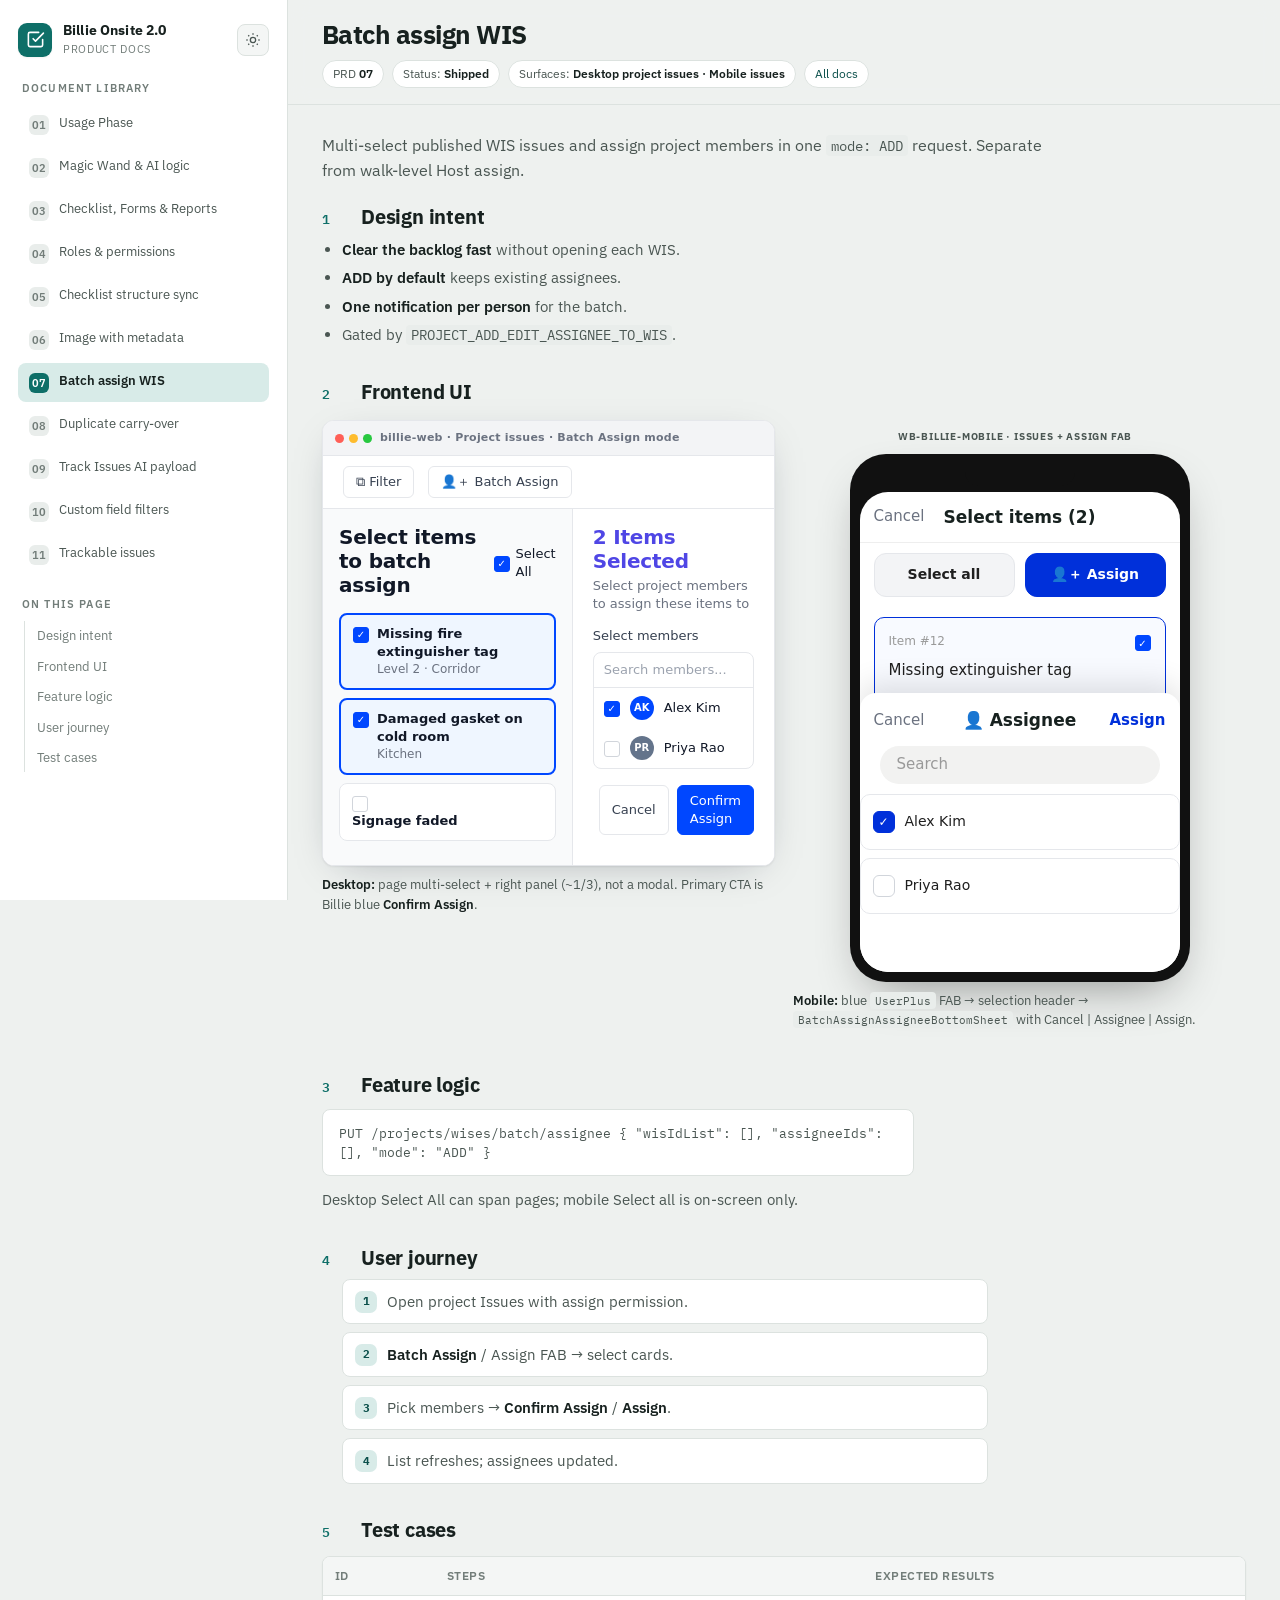
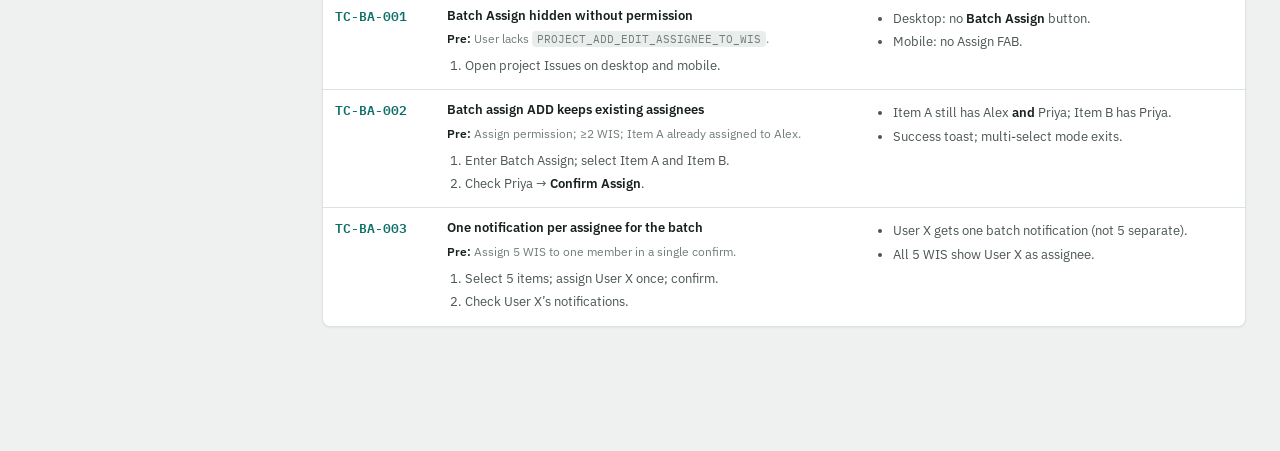
<file: PRD-Batch-Assign-WIS.html>
<!doctype html>
<html lang="en">
<head>
<meta charset="utf-8">
<meta name="viewport" content="width=device-width, initial-scale=1">
<title>Batch assign WIS PRD — Billie Onsite</title>
<link rel="preconnect" href="https://fonts.googleapis.com">
<link rel="preconnect" href="https://fonts.gstatic.com" crossorigin>
<link rel="stylesheet" href="https://fonts.googleapis.com/css2?family=IBM+Plex+Sans:wght@400;500;600;700&family=IBM+Plex+Mono:wght@400;500;600&display=swap">
<link rel="stylesheet" href="feature-docs.css">
<link rel="stylesheet" href="app-ui.css">
</head>
<body>
<div class="app">

  <aside class="sidebar">
        <div class="brand">
      <a href="index.html" class="brand__home" aria-label="All product docs home" title="All docs">
        <span class="brand__mark" aria-hidden="true">
          <svg viewBox="0 0 24 24" fill="none" stroke="currentColor" stroke-width="2" stroke-linecap="round" stroke-linejoin="round">
            <path d="M9 11l3 3L22 4"/><path d="M21 12v7a2 2 0 0 1-2 2H5a2 2 0 0 1-2-2V5a2 2 0 0 1 2-2h11"/>
          </svg>
        </span>
        <span>
          <div class="brand__name">Billie Onsite 2.0</div>
          <div class="brand__sub">Product Docs</div>
        </span>
      </a>
      <button class="theme-toggle" id="themeBtn" aria-label="Toggle theme" title="Toggle theme">
        <svg viewBox="0 0 24 24" fill="none" stroke="currentColor" stroke-width="2"><circle cx="12" cy="12" r="4"/><path d="M12 2v2M12 20v2M4.9 4.9l1.4 1.4M17.7 17.7l1.4 1.4M2 12h2M20 12h2M4.9 19.1l1.4-1.4M17.7 6.3l1.4-1.4"/></svg>
      </button>
    </div>
    <div><p class="rail-label">Document library</p><ul class="doc-list"><li class="doc-item"><a href="Inspection-Usage-Phase-PRD.html"><span class="doc-item__idx">01</span><span>Usage Phase</span></a></li><li class="doc-item"><a href="Magic-Wand-AI-Logic.html"><span class="doc-item__idx">02</span><span>Magic Wand & AI logic</span></a></li><li class="doc-item"><a href="Checklist-Forms-Report-Templates-PRD.html"><span class="doc-item__idx">03</span><span>Checklist, Forms & Reports</span></a></li><li class="doc-item"><a href="PRD-Roles-Permissions.html"><span class="doc-item__idx">04</span><span>Roles & permissions</span></a></li><li class="doc-item"><a href="PRD-Checklist-Structure-Sync.html"><span class="doc-item__idx">05</span><span>Checklist structure sync</span></a></li><li class="doc-item"><a href="PRD-Image-With-Metadata.html"><span class="doc-item__idx">06</span><span>Image with metadata</span></a></li><li class="doc-item is-active"><a href="PRD-Batch-Assign-WIS.html"><span class="doc-item__idx">07</span><span>Batch assign WIS</span></a></li><li class="doc-item"><a href="PRD-Duplicate-Carry-Over.html"><span class="doc-item__idx">08</span><span>Duplicate carry-over</span></a></li><li class="doc-item"><a href="PRD-Track-Issues-AI-Payload.html"><span class="doc-item__idx">09</span><span>Track Issues AI payload</span></a></li><li class="doc-item"><a href="PRD-Custom-Field-Filters.html"><span class="doc-item__idx">10</span><span>Custom field filters</span></a></li><li class="doc-item"><a href="PRD-Trackable-Issues.html"><span class="doc-item__idx">11</span><span>Trackable issues</span></a></li></ul></div>
    <div><p class="rail-label">On this page</p><ul class="outline" id="outline"></ul></div>
  </aside>
  <div class="main">
    <div class="topbar"><div class="topbar__inner">
      <h1 class="doc-title">Batch assign WIS</h1>
      <div class="doc-meta">
        <span class="meta-chip">PRD <b>07</b></span>
        <span class="meta-chip">Status: <b>Shipped</b></span>
        <span class="meta-chip">Surfaces: <b>Desktop project issues · Mobile issues</b></span>
        <span class="meta-chip"><a href="index.html">All docs</a></span>
      </div>
    </div></div>
    <div class="content">
      <p class="lead">Multi-select published WIS issues and assign project members in one <code>mode: ADD</code> request. Separate from walk-level Host assign.</p>
      <div class="sec" id="s-1"><div class="sec__head"><span class="sec__num">1</span><h2>Design intent</h2></div><ul>
<li><strong>Clear the backlog fast</strong> without opening each WIS.</li>
<li><strong>ADD by default</strong> keeps existing assignees.</li>
<li><strong>One notification per person</strong> for the batch.</li>
<li>Gated by <code>PROJECT_ADD_EDIT_ASSIGNEE_TO_WIS</code>.</li>
</ul></div><div class="sec" id="s-2"><div class="sec__head"><span class="sec__num">2</span><h2>Frontend UI</h2></div>
<div class="app-mocks">
  <div>
    <div class="desk">
      <div class="desk__chrome"><span class="desk__dots"><i class="r"></i><i class="y"></i><i class="g"></i></span> billie-web · Project issues · Batch Assign mode</div>
      <div class="desk__body">
        <div style="padding:10px 14px;border-bottom:1px solid #e5e7eb;display:flex;gap:8px;background:#fff">
          <span class="bw-btn outline">⧉ Filter</span>
          <span class="bw-btn outline">👤＋ Batch Assign</span>
        </div>
        <div class="bw-batch">
          <div class="main">
            <div style="display:flex;justify-content:space-between;align-items:center;margin-bottom:12px">
              <h2 style="font-size:20px">Select items to batch assign</h2>
              <span style="display:flex;align-items:center;gap:6px;font-size:13px"><span class="bw-check">✓</span> Select All</span>
            </div>
            <div class="bw-card-sel"><span class="bw-check">✓</span><div><strong>Missing fire extinguisher tag</strong><div style="font-size:12px;color:#6b7280">Level 2 · Corridor</div></div></div>
            <div class="bw-card-sel"><span class="bw-check">✓</span><div><strong>Damaged gasket on cold room</strong><div style="font-size:12px;color:#6b7280">Kitchen</div></div></div>
            <div class="bw-card"><span class="bw-check off">✓</span><div style="display:inline"><strong>Signage faded</strong></div></div>
          </div>
          <div class="panel">
            <h2>2 Items Selected</h2>
            <p class="sub">Select project members to assign these items to</p>
            <div style="font-size:13px;font-weight:500;color:#374151;margin-bottom:6px">Select members</div>
            <div style="border:1px solid #e5e7eb;border-radius:8px;overflow:hidden">
              <div style="padding:8px 10px;border-bottom:1px solid #e5e7eb;color:#9ca3af;font-size:13px">Search members...</div>
              <div class="bw-member" style="padding:8px 10px"><span class="bw-check">✓</span><span class="bw-avatar" style="width:24px;height:24px;font-size:10px">AK</span> Alex Kim</div>
              <div class="bw-member" style="padding:8px 10px"><span class="bw-check off">✓</span><span class="bw-avatar" style="width:24px;height:24px;font-size:10px;background:#64748b">PR</span> Priya Rao</div>
            </div>
            <div style="display:flex;gap:8px;margin-top:16px">
              <span class="bw-btn outline" style="flex:1;justify-content:center">Cancel</span>
              <span class="bw-btn primary" style="flex:1;justify-content:center">Confirm Assign</span>
            </div>
          </div>
        </div>
      </div>
    </div>
    <p class="ui-caption"><strong>Desktop:</strong> page multi-select + right panel (~1/3), not a modal. Primary CTA is Billie blue <strong>Confirm Assign</strong>.</p>
  </div>
  <div>
    <p class="phone__label">wb-billie-mobile · Issues + Assign FAB</p>
    <div class="phone"><div class="phone__notch"></div><div class="phone__screen">
      <div class="bm-header">
        <span class="link" style="color:#6b7280">Cancel</span>
        <h3>Select items (2)</h3>
        <span class="link right"></span>
      </div>
      <div class="bm-sel-actions">
        <span class="btn">Select all</span>
        <span class="btn primary">👤＋ Assign</span>
      </div>
      <div class="bm-wis-card" style="border-color:#0030da;background:#f8faff"><div class="top"><span class="item">Item #12</span><span class="bw-check">✓</span></div><div class="subject" style="font-size:15px">Missing extinguisher tag</div></div>
      <div class="bm-wis-card" style="border-color:#0030da;background:#f8faff"><div class="top"><span class="item">Item #18</span><span class="bw-check">✓</span></div><div class="subject" style="font-size:15px">Damaged gasket</div></div>
      <div class="bm-sheet" style="top:42%">
        <div class="bm-header" style="border:0;padding-top:14px">
          <span class="link" style="color:#6b7280">Cancel</span>
          <h3 style="display:flex;align-items:center;justify-content:center;gap:6px">👤 Assignee</h3>
          <span class="link right bm-primary-text" style="font-weight:700">Assign</span>
        </div>
        <div class="bm-pill-search" style="margin-bottom:10px">Search</div>
        <div class="bm-row"><span class="bm-check on">✓</span><div>Alex Kim</div></div>
        <div class="bm-row"><span class="bm-check"> </span><div>Priya Rao</div></div>
      </div>
    </div></div>
    <p class="ui-caption"><strong>Mobile:</strong> blue <code>UserPlus</code> FAB → selection header → <code>BatchAssignAssigneeBottomSheet</code> with Cancel | Assignee | Assign.</p>
  </div>
</div>
</div><div class="sec" id="s-3"><div class="sec__head"><span class="sec__num">3</span><h2>Feature logic</h2></div><div class="pre-block">PUT /projects/wises/batch/assignee
{ "wisIdList": [], "assigneeIds": [], "mode": "ADD" }</div>
<p>Desktop Select All can span pages; mobile Select all is on-screen only.</p></div><div class="sec" id="s-4"><div class="sec__head"><span class="sec__num">4</span><h2>User journey</h2></div><ol class="journey">
<li>Open project Issues with assign permission.</li>
<li><strong>Batch Assign</strong> / Assign FAB → select cards.</li>
<li>Pick members → <strong>Confirm Assign</strong> / <strong>Assign</strong>.</li>
<li>List refreshes; assignees updated.</li>
</ol></div><div class="sec" id="s-5"><div class="sec__head"><span class="sec__num">5</span><h2>Test cases</h2></div>
<div class="tbl-wrap"><table class="tc-table">
<thead><tr><th>ID</th><th>Steps</th><th>Expected results</th></tr></thead>
<tbody>
<tr>
<td class="tc-id">TC-BA-001</td>
<td><p class="tc-title">Batch Assign hidden without permission</p><p class="tc-pre"><strong>Pre:</strong> User lacks <code>PROJECT_ADD_EDIT_ASSIGNEE_TO_WIS</code>.</p><ol><li>Open project Issues on desktop and mobile.</li></ol></td>
<td><ul class="tc-exp"><li>Desktop: no <strong>Batch Assign</strong> button.</li><li>Mobile: no Assign FAB.</li></ul></td>
</tr>
<tr>
<td class="tc-id">TC-BA-002</td>
<td><p class="tc-title">Batch assign ADD keeps existing assignees</p><p class="tc-pre"><strong>Pre:</strong> Assign permission; ≥2 WIS; Item A already assigned to Alex.</p><ol><li>Enter Batch Assign; select Item A and Item B.</li><li>Check Priya → <strong>Confirm Assign</strong>.</li></ol></td>
<td><ul class="tc-exp"><li>Item A still has Alex <strong>and</strong> Priya; Item B has Priya.</li><li>Success toast; multi-select mode exits.</li></ul></td>
</tr>
<tr>
<td class="tc-id">TC-BA-003</td>
<td><p class="tc-title">One notification per assignee for the batch</p><p class="tc-pre"><strong>Pre:</strong> Assign 5 WIS to one member in a single confirm.</p><ol><li>Select 5 items; assign User X once; confirm.</li><li>Check User X’s notifications.</li></ol></td>
<td><ul class="tc-exp"><li>User X gets one batch notification (not 5 separate).</li><li>All 5 WIS show User X as assignee.</li></ul></td>
</tr>
</tbody></table></div></div>
    </div>
  </div>
</div>
<script>
(function () {
  const root = document.documentElement;
  const key = "billie-docs-theme";
  const saved = localStorage.getItem(key);
  if (saved === "light" || saved === "dark") root.setAttribute("data-theme", saved);
  const btn = document.getElementById("themeBtn");
  if (btn) btn.addEventListener("click", () => {
    const next = root.getAttribute("data-theme") === "dark" ? "light" : "dark";
    root.setAttribute("data-theme", next);
    localStorage.setItem(key, next);
  });
  const outline = document.getElementById("outline");
  if (outline) {
    document.querySelectorAll(".sec[id]").forEach((sec) => {
      const h = sec.querySelector("h2");
      if (!h) return;
      const li = document.createElement("li");
      const a = document.createElement("a");
      a.href = "#" + sec.id;
      a.textContent = h.textContent;
      li.appendChild(a);
      outline.appendChild(li);
    });
  }
})();
</script>
</body>
</html>
</file>
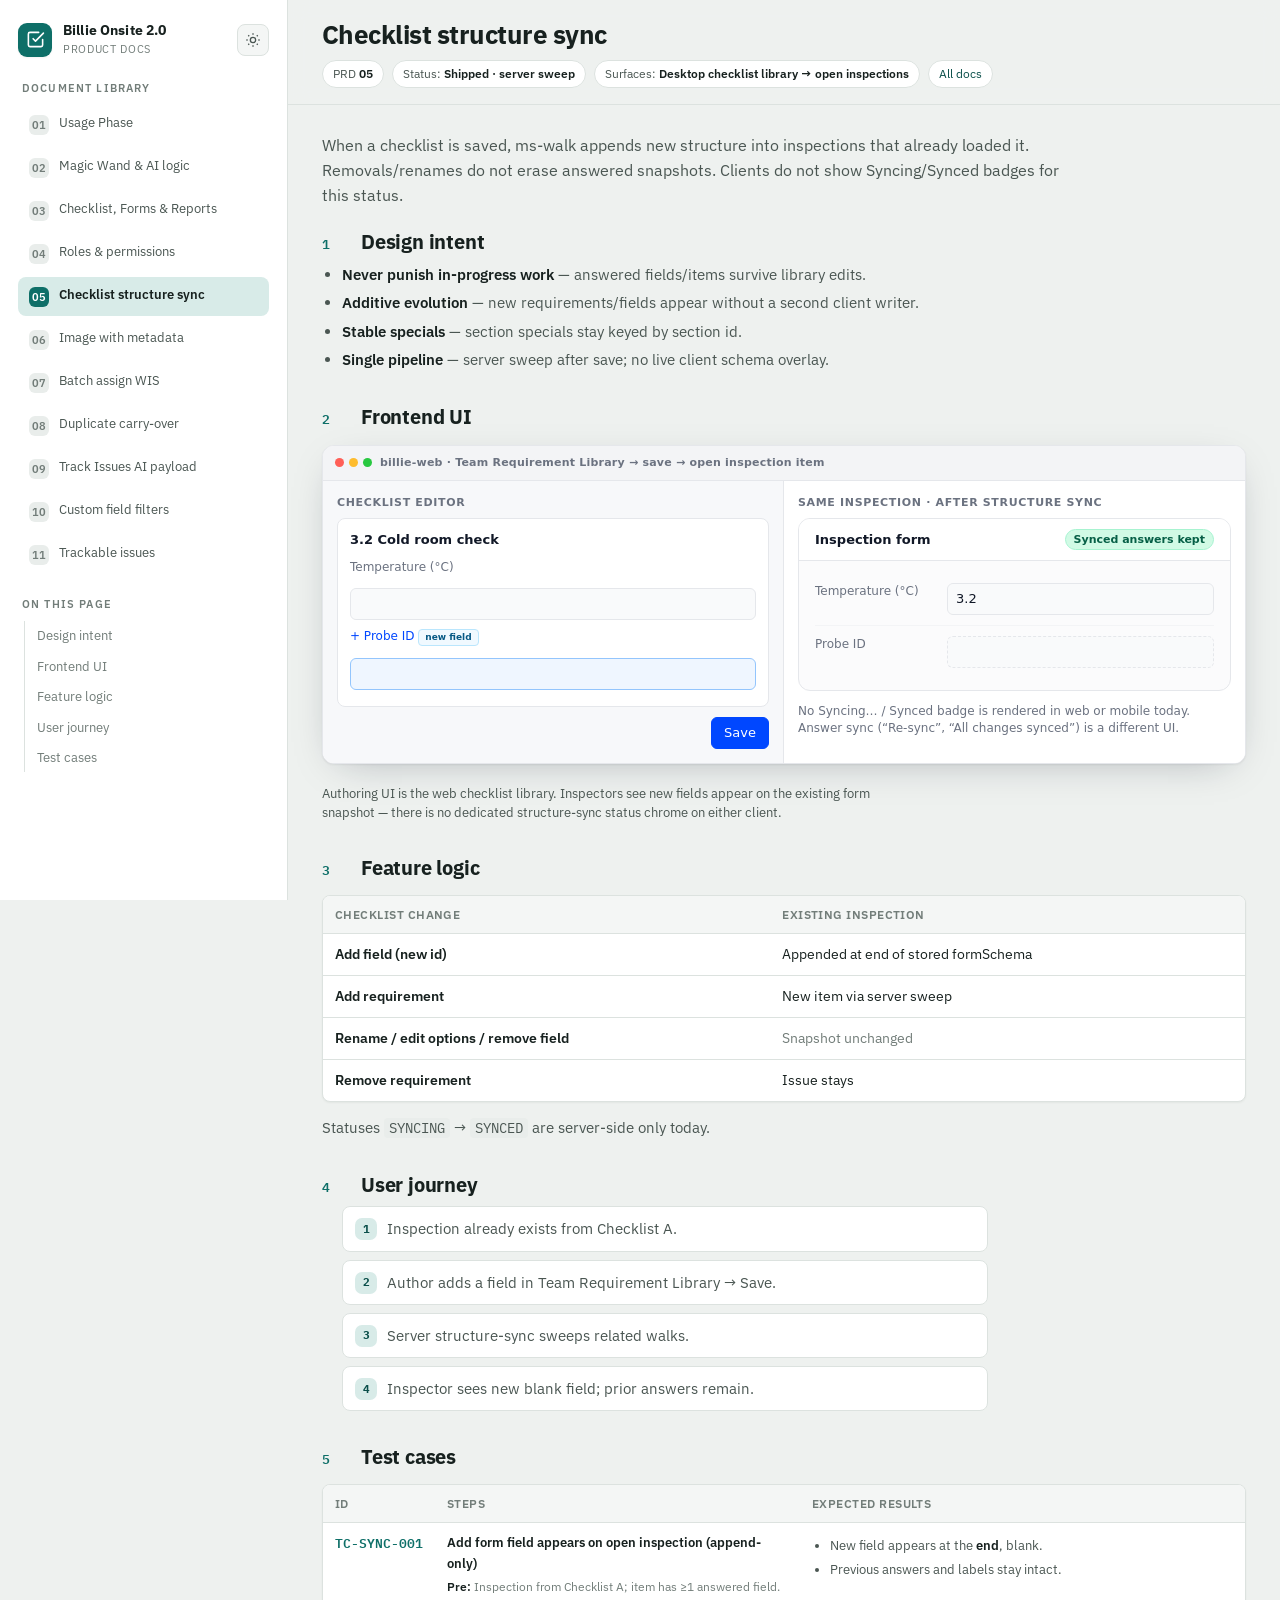
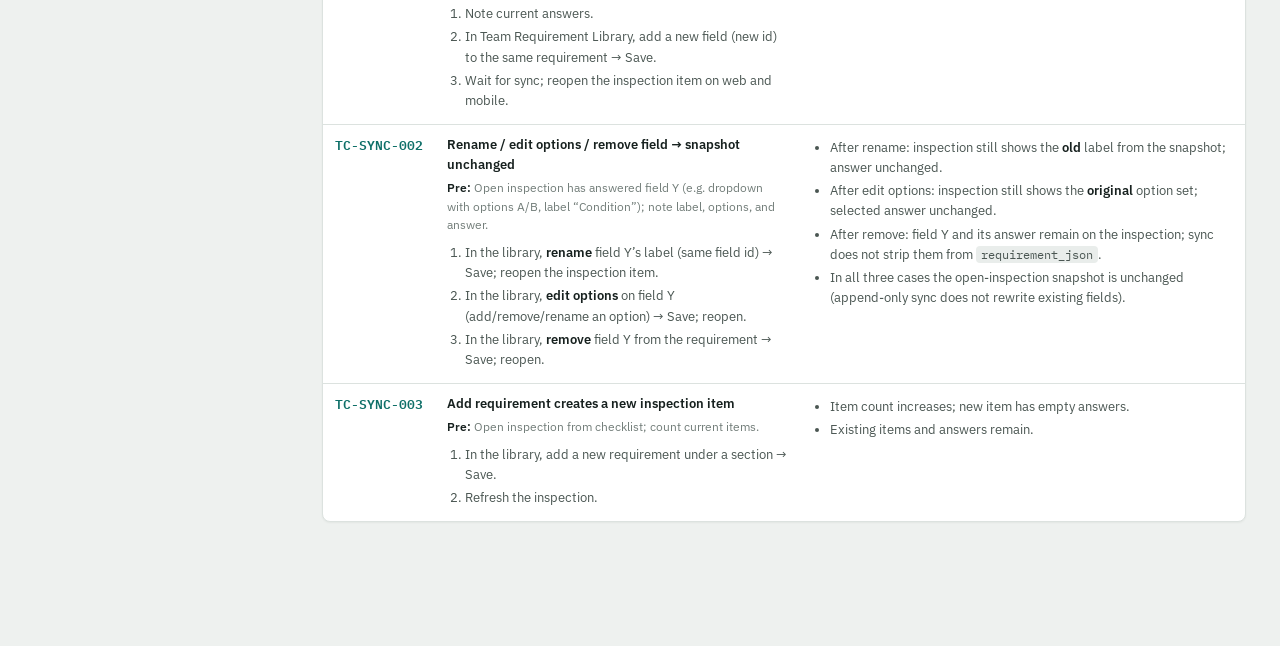
<file: PRD-Checklist-Structure-Sync.html>
<!doctype html>
<html lang="en">
<head>
<meta charset="utf-8">
<meta name="viewport" content="width=device-width, initial-scale=1">
<title>Checklist structure sync PRD — Billie Onsite</title>
<link rel="preconnect" href="https://fonts.googleapis.com">
<link rel="preconnect" href="https://fonts.gstatic.com" crossorigin>
<link rel="stylesheet" href="https://fonts.googleapis.com/css2?family=IBM+Plex+Sans:wght@400;500;600;700&family=IBM+Plex+Mono:wght@400;500;600&display=swap">
<link rel="stylesheet" href="feature-docs.css">
<link rel="stylesheet" href="app-ui.css">
</head>
<body>
<div class="app">

  <aside class="sidebar">
        <div class="brand">
      <a href="index.html" class="brand__home" aria-label="All product docs home" title="All docs">
        <span class="brand__mark" aria-hidden="true">
          <svg viewBox="0 0 24 24" fill="none" stroke="currentColor" stroke-width="2" stroke-linecap="round" stroke-linejoin="round">
            <path d="M9 11l3 3L22 4"/><path d="M21 12v7a2 2 0 0 1-2 2H5a2 2 0 0 1-2-2V5a2 2 0 0 1 2-2h11"/>
          </svg>
        </span>
        <span>
          <div class="brand__name">Billie Onsite 2.0</div>
          <div class="brand__sub">Product Docs</div>
        </span>
      </a>
      <button class="theme-toggle" id="themeBtn" aria-label="Toggle theme" title="Toggle theme">
        <svg viewBox="0 0 24 24" fill="none" stroke="currentColor" stroke-width="2"><circle cx="12" cy="12" r="4"/><path d="M12 2v2M12 20v2M4.9 4.9l1.4 1.4M17.7 17.7l1.4 1.4M2 12h2M20 12h2M4.9 19.1l1.4-1.4M17.7 6.3l1.4-1.4"/></svg>
      </button>
    </div>
    <div><p class="rail-label">Document library</p><ul class="doc-list"><li class="doc-item"><a href="Inspection-Usage-Phase-PRD.html"><span class="doc-item__idx">01</span><span>Usage Phase</span></a></li><li class="doc-item"><a href="Magic-Wand-AI-Logic.html"><span class="doc-item__idx">02</span><span>Magic Wand & AI logic</span></a></li><li class="doc-item"><a href="Checklist-Forms-Report-Templates-PRD.html"><span class="doc-item__idx">03</span><span>Checklist, Forms & Reports</span></a></li><li class="doc-item"><a href="PRD-Roles-Permissions.html"><span class="doc-item__idx">04</span><span>Roles & permissions</span></a></li><li class="doc-item is-active"><a href="PRD-Checklist-Structure-Sync.html"><span class="doc-item__idx">05</span><span>Checklist structure sync</span></a></li><li class="doc-item"><a href="PRD-Image-With-Metadata.html"><span class="doc-item__idx">06</span><span>Image with metadata</span></a></li><li class="doc-item"><a href="PRD-Batch-Assign-WIS.html"><span class="doc-item__idx">07</span><span>Batch assign WIS</span></a></li><li class="doc-item"><a href="PRD-Duplicate-Carry-Over.html"><span class="doc-item__idx">08</span><span>Duplicate carry-over</span></a></li><li class="doc-item"><a href="PRD-Track-Issues-AI-Payload.html"><span class="doc-item__idx">09</span><span>Track Issues AI payload</span></a></li><li class="doc-item"><a href="PRD-Custom-Field-Filters.html"><span class="doc-item__idx">10</span><span>Custom field filters</span></a></li><li class="doc-item"><a href="PRD-Trackable-Issues.html"><span class="doc-item__idx">11</span><span>Trackable issues</span></a></li></ul></div>
    <div><p class="rail-label">On this page</p><ul class="outline" id="outline"></ul></div>
  </aside>
  <div class="main">
    <div class="topbar"><div class="topbar__inner">
      <h1 class="doc-title">Checklist structure sync</h1>
      <div class="doc-meta">
        <span class="meta-chip">PRD <b>05</b></span>
        <span class="meta-chip">Status: <b>Shipped · server sweep</b></span>
        <span class="meta-chip">Surfaces: <b>Desktop checklist library → open inspections</b></span>
        <span class="meta-chip"><a href="index.html">All docs</a></span>
      </div>
    </div></div>
    <div class="content">
      <p class="lead">When a checklist is saved, ms-walk appends new structure into inspections that already loaded it. Removals/renames do not erase answered snapshots. Clients do not show Syncing/Synced badges for this status.</p>
      <div class="sec" id="s-1"><div class="sec__head"><span class="sec__num">1</span><h2>Design intent</h2></div><ul>
<li><strong>Never punish in-progress work</strong> — answered fields/items survive library edits.</li>
<li><strong>Additive evolution</strong> — new requirements/fields appear without a second client writer.</li>
<li><strong>Stable specials</strong> — section specials stay keyed by section id.</li>
<li><strong>Single pipeline</strong> — server sweep after save; no live client schema overlay.</li>
</ul></div><div class="sec" id="s-2"><div class="sec__head"><span class="sec__num">2</span><h2>Frontend UI</h2></div>
<div class="app-mocks is-wide">
  <div class="desk">
    <div class="desk__chrome"><span class="desk__dots"><i class="r"></i><i class="y"></i><i class="g"></i></span> billie-web · Team Requirement Library → save → open inspection item</div>
    <div class="desk__body">
      <div style="display:grid;grid-template-columns:1fr 1fr;min-height:260px">
        <div style="padding:14px;border-right:1px solid #e5e7eb;background:#f7f8fa">
          <div style="font-size:11px;font-weight:700;color:#6b7280;letter-spacing:.06em;text-transform:uppercase;margin-bottom:8px">Checklist editor</div>
          <div class="bw-field-card">
            <div style="font-weight:600;margin-bottom:6px">3.2 Cold room check</div>
            <div class="bw-field-row" style="grid-template-columns:1fr;border:0;padding:4px 0"><label>Temperature (°C)</label><div class="box"></div></div>
            <div class="bw-field-row" style="grid-template-columns:1fr;border:0;padding:4px 0"><label style="color:#0047ff">+ Probe ID <span class="bw-chip tiny sky">new field</span></label><div class="box" style="border-color:#93c5fd;background:#eff6ff"></div></div>
          </div>
          <div style="display:flex;justify-content:flex-end;margin-top:10px"><span class="bw-btn primary">Save</span></div>
        </div>
        <div style="padding:14px;background:#fff">
          <div style="font-size:11px;font-weight:700;color:#6b7280;letter-spacing:.06em;text-transform:uppercase;margin-bottom:8px">Same inspection · after structure sync</div>
          <div class="bw-form-card" style="margin:0">
            <div class="bw-form-head"><div class="title">Inspection form</div><span class="bw-chip emerald">Synced answers kept</span></div>
            <div style="padding:12px 16px">
              <div class="bw-field-row"><label>Temperature (°C)</label><div class="box" style="display:flex;align-items:center;padding:0 8px;font-weight:500">3.2</div></div>
              <div class="bw-field-row"><label>Probe ID</label><div class="box" style="border-style:dashed"></div></div>
            </div>
          </div>
          <p style="font-size:12px;color:#6b7280;margin:12px 0 0">No Syncing… / Synced badge is rendered in web or mobile today. Answer sync (“Re-sync”, “All changes synced”) is a different UI.</p>
        </div>
      </div>
    </div>
  </div>
</div>
<p class="ui-caption">Authoring UI is the web checklist library. Inspectors see new fields appear on the existing form snapshot — there is no dedicated structure-sync status chrome on either client.</p>
</div><div class="sec" id="s-3"><div class="sec__head"><span class="sec__num">3</span><h2>Feature logic</h2></div><div class="tbl-wrap"><table><thead><tr><th>Checklist change</th><th>Existing inspection</th></tr></thead><tbody>
<tr><td class="td-key">Add field (new id)</td><td>Appended at end of stored formSchema</td></tr>
<tr><td class="td-key">Add requirement</td><td>New item via server sweep</td></tr>
<tr><td class="td-key">Rename / edit options / remove field</td><td class="no">Snapshot unchanged</td></tr>
<tr><td class="td-key">Remove requirement</td><td>Issue stays</td></tr>
</tbody></table></div>
<p>Statuses <code>SYNCING</code> → <code>SYNCED</code> are server-side only today.</p></div><div class="sec" id="s-4"><div class="sec__head"><span class="sec__num">4</span><h2>User journey</h2></div><ol class="journey">
<li>Inspection already exists from Checklist A.</li>
<li>Author adds a field in Team Requirement Library → Save.</li>
<li>Server structure-sync sweeps related walks.</li>
<li>Inspector sees new blank field; prior answers remain.</li>
</ol></div><div class="sec" id="s-5"><div class="sec__head"><span class="sec__num">5</span><h2>Test cases</h2></div>
<div class="tbl-wrap"><table class="tc-table">
<thead><tr><th>ID</th><th>Steps</th><th>Expected results</th></tr></thead>
<tbody>
<tr>
<td class="tc-id">TC-SYNC-001</td>
<td><p class="tc-title">Add form field appears on open inspection (append-only)</p><p class="tc-pre"><strong>Pre:</strong> Inspection from Checklist A; item has ≥1 answered field.</p><ol><li>Note current answers.</li><li>In Team Requirement Library, add a new field (new id) to the same requirement → Save.</li><li>Wait for sync; reopen the inspection item on web and mobile.</li></ol></td>
<td><ul class="tc-exp"><li>New field appears at the <strong>end</strong>, blank.</li><li>Previous answers and labels stay intact.</li></ul></td>
</tr>
<tr>
<td class="tc-id">TC-SYNC-002</td>
<td><p class="tc-title">Rename / edit options / remove field → snapshot unchanged</p><p class="tc-pre"><strong>Pre:</strong> Open inspection has answered field Y (e.g. dropdown with options A/B, label “Condition”); note label, options, and answer.</p><ol><li>In the library, <strong>rename</strong> field Y’s label (same field id) → Save; reopen the inspection item.</li><li>In the library, <strong>edit options</strong> on field Y (add/remove/rename an option) → Save; reopen.</li><li>In the library, <strong>remove</strong> field Y from the requirement → Save; reopen.</li></ol></td>
<td><ul class="tc-exp"><li>After rename: inspection still shows the <strong>old</strong> label from the snapshot; answer unchanged.</li><li>After edit options: inspection still shows the <strong>original</strong> option set; selected answer unchanged.</li><li>After remove: field Y and its answer remain on the inspection; sync does not strip them from <code>requirement_json</code>.</li><li>In all three cases the open-inspection snapshot is unchanged (append-only sync does not rewrite existing fields).</li></ul></td>
</tr>
<tr>
<td class="tc-id">TC-SYNC-003</td>
<td><p class="tc-title">Add requirement creates a new inspection item</p><p class="tc-pre"><strong>Pre:</strong> Open inspection from checklist; count current items.</p><ol><li>In the library, add a new requirement under a section → Save.</li><li>Refresh the inspection.</li></ol></td>
<td><ul class="tc-exp"><li>Item count increases; new item has empty answers.</li><li>Existing items and answers remain.</li></ul></td>
</tr>
</tbody></table></div></div>
    </div>
  </div>
</div>
<script>
(function () {
  const root = document.documentElement;
  const key = "billie-docs-theme";
  const saved = localStorage.getItem(key);
  if (saved === "light" || saved === "dark") root.setAttribute("data-theme", saved);
  const btn = document.getElementById("themeBtn");
  if (btn) btn.addEventListener("click", () => {
    const next = root.getAttribute("data-theme") === "dark" ? "light" : "dark";
    root.setAttribute("data-theme", next);
    localStorage.setItem(key, next);
  });
  const outline = document.getElementById("outline");
  if (outline) {
    document.querySelectorAll(".sec[id]").forEach((sec) => {
      const h = sec.querySelector("h2");
      if (!h) return;
      const li = document.createElement("li");
      const a = document.createElement("a");
      a.href = "#" + sec.id;
      a.textContent = h.textContent;
      li.appendChild(a);
      outline.appendChild(li);
    });
  }
})();
</script>
</body>
</html>
</file>
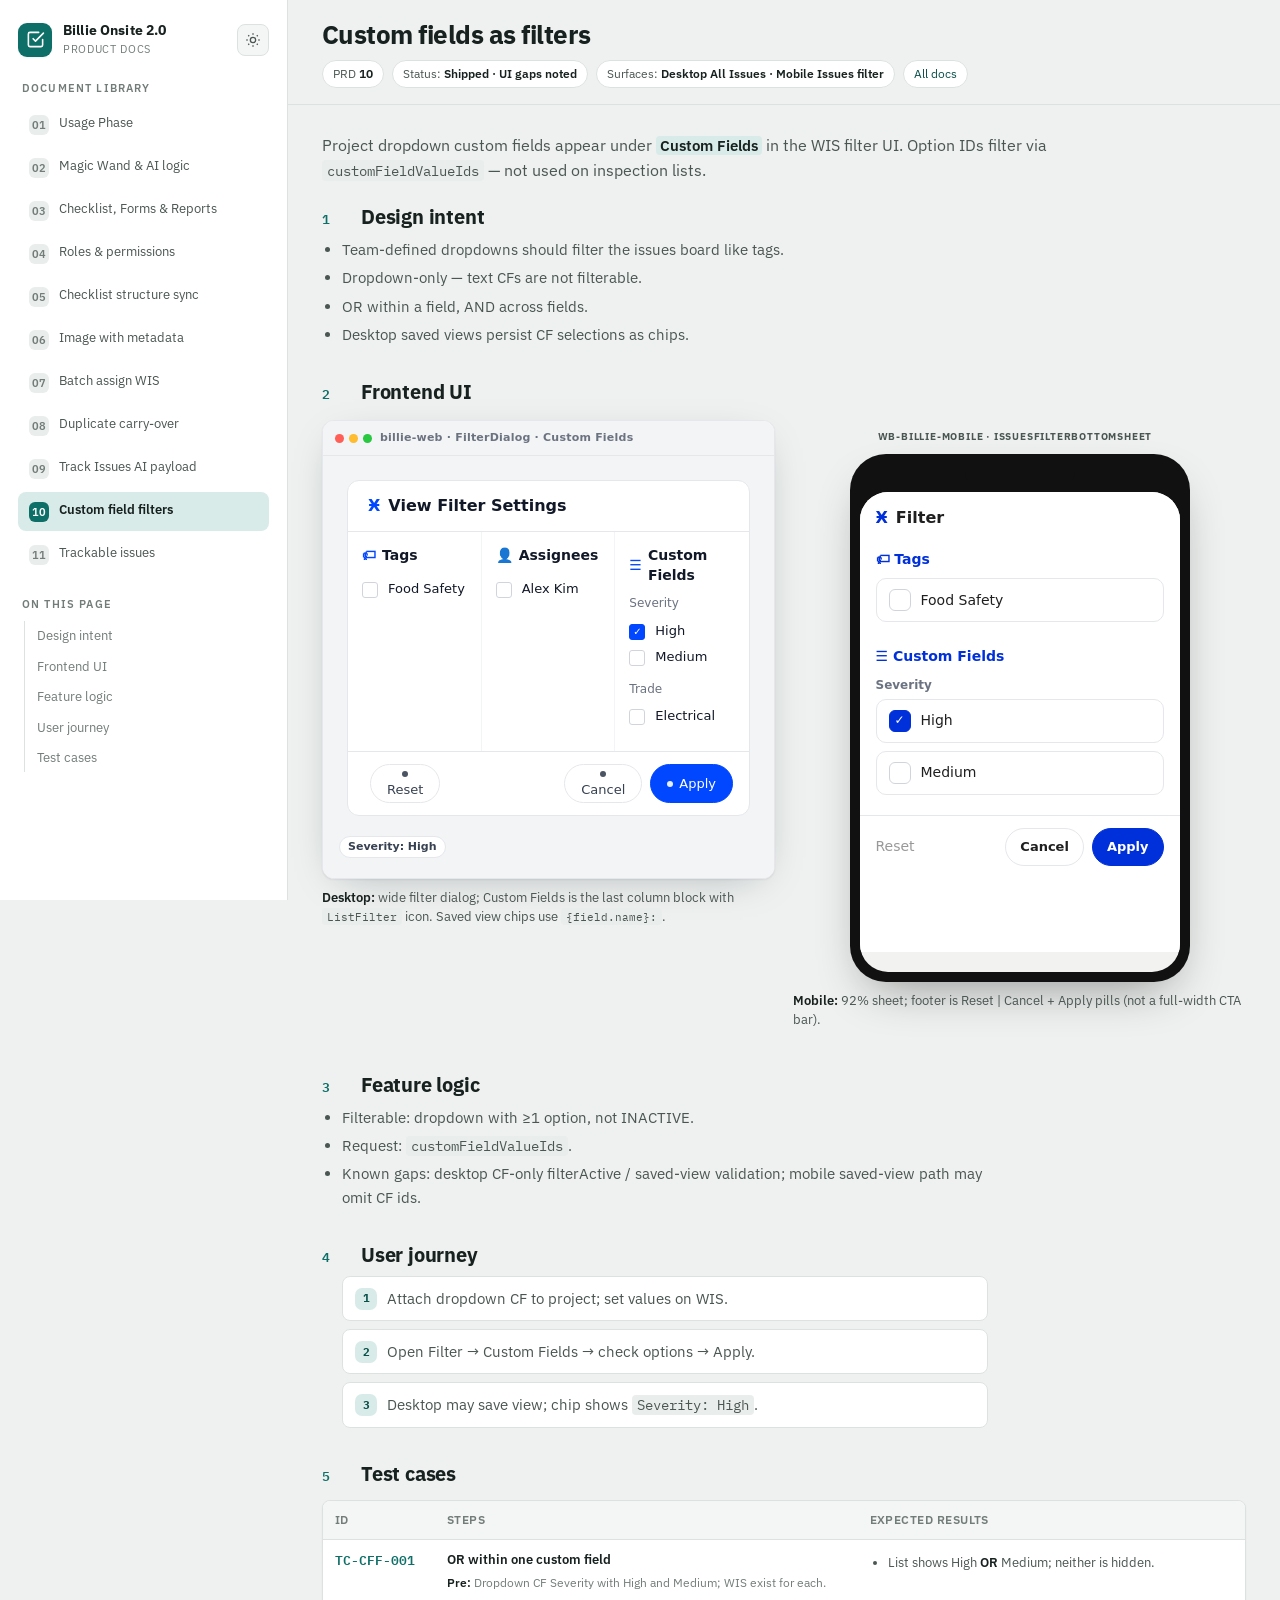
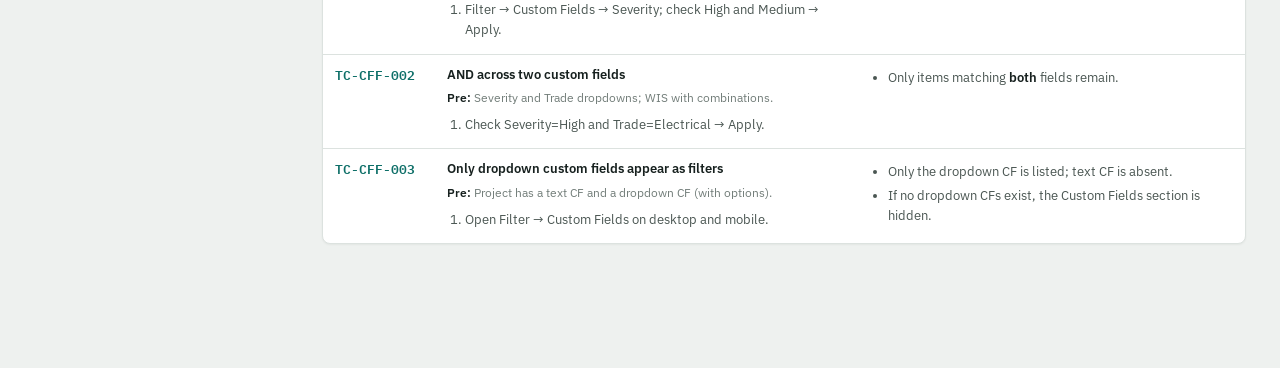
<file: PRD-Custom-Field-Filters.html>
<!doctype html>
<html lang="en">
<head>
<meta charset="utf-8">
<meta name="viewport" content="width=device-width, initial-scale=1">
<title>Custom fields as filters PRD — Billie Onsite</title>
<link rel="preconnect" href="https://fonts.googleapis.com">
<link rel="preconnect" href="https://fonts.gstatic.com" crossorigin>
<link rel="stylesheet" href="https://fonts.googleapis.com/css2?family=IBM+Plex+Sans:wght@400;500;600;700&family=IBM+Plex+Mono:wght@400;500;600&display=swap">
<link rel="stylesheet" href="feature-docs.css">
<link rel="stylesheet" href="app-ui.css">
</head>
<body>
<div class="app">

  <aside class="sidebar">
        <div class="brand">
      <a href="index.html" class="brand__home" aria-label="All product docs home" title="All docs">
        <span class="brand__mark" aria-hidden="true">
          <svg viewBox="0 0 24 24" fill="none" stroke="currentColor" stroke-width="2" stroke-linecap="round" stroke-linejoin="round">
            <path d="M9 11l3 3L22 4"/><path d="M21 12v7a2 2 0 0 1-2 2H5a2 2 0 0 1-2-2V5a2 2 0 0 1 2-2h11"/>
          </svg>
        </span>
        <span>
          <div class="brand__name">Billie Onsite 2.0</div>
          <div class="brand__sub">Product Docs</div>
        </span>
      </a>
      <button class="theme-toggle" id="themeBtn" aria-label="Toggle theme" title="Toggle theme">
        <svg viewBox="0 0 24 24" fill="none" stroke="currentColor" stroke-width="2"><circle cx="12" cy="12" r="4"/><path d="M12 2v2M12 20v2M4.9 4.9l1.4 1.4M17.7 17.7l1.4 1.4M2 12h2M20 12h2M4.9 19.1l1.4-1.4M17.7 6.3l1.4-1.4"/></svg>
      </button>
    </div>
    <div><p class="rail-label">Document library</p><ul class="doc-list"><li class="doc-item"><a href="Inspection-Usage-Phase-PRD.html"><span class="doc-item__idx">01</span><span>Usage Phase</span></a></li><li class="doc-item"><a href="Magic-Wand-AI-Logic.html"><span class="doc-item__idx">02</span><span>Magic Wand & AI logic</span></a></li><li class="doc-item"><a href="Checklist-Forms-Report-Templates-PRD.html"><span class="doc-item__idx">03</span><span>Checklist, Forms & Reports</span></a></li><li class="doc-item"><a href="PRD-Roles-Permissions.html"><span class="doc-item__idx">04</span><span>Roles & permissions</span></a></li><li class="doc-item"><a href="PRD-Checklist-Structure-Sync.html"><span class="doc-item__idx">05</span><span>Checklist structure sync</span></a></li><li class="doc-item"><a href="PRD-Image-With-Metadata.html"><span class="doc-item__idx">06</span><span>Image with metadata</span></a></li><li class="doc-item"><a href="PRD-Batch-Assign-WIS.html"><span class="doc-item__idx">07</span><span>Batch assign WIS</span></a></li><li class="doc-item"><a href="PRD-Duplicate-Carry-Over.html"><span class="doc-item__idx">08</span><span>Duplicate carry-over</span></a></li><li class="doc-item"><a href="PRD-Track-Issues-AI-Payload.html"><span class="doc-item__idx">09</span><span>Track Issues AI payload</span></a></li><li class="doc-item is-active"><a href="PRD-Custom-Field-Filters.html"><span class="doc-item__idx">10</span><span>Custom field filters</span></a></li><li class="doc-item"><a href="PRD-Trackable-Issues.html"><span class="doc-item__idx">11</span><span>Trackable issues</span></a></li></ul></div>
    <div><p class="rail-label">On this page</p><ul class="outline" id="outline"></ul></div>
  </aside>
  <div class="main">
    <div class="topbar"><div class="topbar__inner">
      <h1 class="doc-title">Custom fields as filters</h1>
      <div class="doc-meta">
        <span class="meta-chip">PRD <b>10</b></span>
        <span class="meta-chip">Status: <b>Shipped · UI gaps noted</b></span>
        <span class="meta-chip">Surfaces: <b>Desktop All Issues · Mobile Issues filter</b></span>
        <span class="meta-chip"><a href="index.html">All docs</a></span>
      </div>
    </div></div>
    <div class="content">
      <p class="lead">Project dropdown custom fields appear under <em>Custom Fields</em> in the WIS filter UI. Option IDs filter via <code>customFieldValueIds</code> — not used on inspection lists.</p>
      <div class="sec" id="s-1"><div class="sec__head"><span class="sec__num">1</span><h2>Design intent</h2></div><ul>
<li>Team-defined dropdowns should filter the issues board like tags.</li>
<li>Dropdown-only — text CFs are not filterable.</li>
<li>OR within a field, AND across fields.</li>
<li>Desktop saved views persist CF selections as chips.</li>
</ul></div><div class="sec" id="s-2"><div class="sec__head"><span class="sec__num">2</span><h2>Frontend UI</h2></div>
<div class="app-mocks">
  <div>
    <div class="desk">
      <div class="desk__chrome"><span class="desk__dots"><i class="r"></i><i class="y"></i><i class="g"></i></span> billie-web · FilterDialog · Custom Fields</div>
      <div class="desk__body" style="background:#f3f4f6;padding:12px">
        <div class="bw-filter">
          <div class="bw-filter__head"><span class="bw-primary-text">Ӿ</span> View Filter Settings</div>
          <div class="bw-filter__cols">
            <div class="bw-filter__col">
              <h4><span class="bw-primary-text">🏷</span> Tags</h4>
              <div class="bw-member" style="padding:4px 0"><span class="bw-check off"></span> Food Safety</div>
            </div>
            <div class="bw-filter__col">
              <h4><span class="bw-primary-text">👤</span> Assignees</h4>
              <div class="bw-member" style="padding:4px 0"><span class="bw-check off"></span> Alex Kim</div>
            </div>
            <div class="bw-filter__col">
              <h4><span class="bw-primary-text">☰</span> Custom Fields</h4>
              <div class="group">Severity</div>
              <div class="bw-member" style="padding:4px 0"><span class="bw-check">✓</span> High</div>
              <div class="bw-member" style="padding:4px 0"><span class="bw-check off"></span> Medium</div>
              <div class="group">Trade</div>
              <div class="bw-member" style="padding:4px 0"><span class="bw-check off"></span> Electrical</div>
            </div>
          </div>
          <div class="bw-filter__foot">
            <span class="bw-btn outline pill">Reset</span>
            <div class="right">
              <span class="bw-btn outline pill">Cancel</span>
              <span class="bw-btn primary pill">Apply</span>
            </div>
          </div>
        </div>
        <div style="padding:8px 4px;display:flex;gap:6px;flex-wrap:wrap">
          <span class="bw-chip">Severity: High</span>
        </div>
      </div>
    </div>
    <p class="ui-caption"><strong>Desktop:</strong> wide filter dialog; Custom Fields is the last column block with <code>ListFilter</code> icon. Saved view chips use <code>{field.name}:</code>.</p>
  </div>
  <div>
    <p class="phone__label">wb-billie-mobile · IssuesFilterBottomSheet</p>
    <div class="phone"><div class="phone__notch"></div><div class="phone__screen" style="background:#f2f2f1">
      <div class="bm-sheet" style="top:8%;position:relative;min-height:460px;box-shadow:none;border-radius:0">
        <div class="bm-filter-head"><span style="color:#0030da">Ӿ</span> Filter</div>
        <div class="bm-filter-sec">
          <h4>🏷 Tags</h4>
          <div class="bm-row" style="min-height:44px"><span class="bm-check"></span> Food Safety</div>
        </div>
        <div class="bm-filter-sec">
          <h4>☰ Custom Fields</h4>
          <div class="group">Severity</div>
          <div class="bm-row" style="min-height:44px"><span class="bm-check on">✓</span> High</div>
          <div class="bm-row" style="min-height:44px"><span class="bm-check"></span> Medium</div>
        </div>
        <div class="bm-filter-foot">
          <span class="reset">Reset</span>
          <div class="actions">
            <span class="bm-pill-btn">Cancel</span>
            <span class="bm-pill-btn primary">Apply</span>
          </div>
        </div>
      </div>
    </div></div>
    <p class="ui-caption"><strong>Mobile:</strong> 92% sheet; footer is Reset | Cancel + Apply pills (not a full-width CTA bar).</p>
  </div>
</div>
</div><div class="sec" id="s-3"><div class="sec__head"><span class="sec__num">3</span><h2>Feature logic</h2></div><ul>
<li>Filterable: dropdown with ≥1 option, not INACTIVE.</li>
<li>Request: <code>customFieldValueIds</code>.</li>
<li>Known gaps: desktop CF-only filterActive / saved-view validation; mobile saved-view path may omit CF ids.</li>
</ul></div><div class="sec" id="s-4"><div class="sec__head"><span class="sec__num">4</span><h2>User journey</h2></div><ol class="journey">
<li>Attach dropdown CF to project; set values on WIS.</li>
<li>Open Filter → Custom Fields → check options → Apply.</li>
<li>Desktop may save view; chip shows <code>Severity: High</code>.</li>
</ol></div><div class="sec" id="s-5"><div class="sec__head"><span class="sec__num">5</span><h2>Test cases</h2></div>
<div class="tbl-wrap"><table class="tc-table">
<thead><tr><th>ID</th><th>Steps</th><th>Expected results</th></tr></thead>
<tbody>
<tr>
<td class="tc-id">TC-CFF-001</td>
<td><p class="tc-title">OR within one custom field</p><p class="tc-pre"><strong>Pre:</strong> Dropdown CF Severity with High and Medium; WIS exist for each.</p><ol><li>Filter → Custom Fields → Severity; check High and Medium → Apply.</li></ol></td>
<td><ul class="tc-exp"><li>List shows High <strong>OR</strong> Medium; neither is hidden.</li></ul></td>
</tr>
<tr>
<td class="tc-id">TC-CFF-002</td>
<td><p class="tc-title">AND across two custom fields</p><p class="tc-pre"><strong>Pre:</strong> Severity and Trade dropdowns; WIS with combinations.</p><ol><li>Check Severity=High and Trade=Electrical → Apply.</li></ol></td>
<td><ul class="tc-exp"><li>Only items matching <strong>both</strong> fields remain.</li></ul></td>
</tr>
<tr>
<td class="tc-id">TC-CFF-003</td>
<td><p class="tc-title">Only dropdown custom fields appear as filters</p><p class="tc-pre"><strong>Pre:</strong> Project has a text CF and a dropdown CF (with options).</p><ol><li>Open Filter → Custom Fields on desktop and mobile.</li></ol></td>
<td><ul class="tc-exp"><li>Only the dropdown CF is listed; text CF is absent.</li><li>If no dropdown CFs exist, the Custom Fields section is hidden.</li></ul></td>
</tr>
</tbody></table></div></div>
    </div>
  </div>
</div>
<script>
(function () {
  const root = document.documentElement;
  const key = "billie-docs-theme";
  const saved = localStorage.getItem(key);
  if (saved === "light" || saved === "dark") root.setAttribute("data-theme", saved);
  const btn = document.getElementById("themeBtn");
  if (btn) btn.addEventListener("click", () => {
    const next = root.getAttribute("data-theme") === "dark" ? "light" : "dark";
    root.setAttribute("data-theme", next);
    localStorage.setItem(key, next);
  });
  const outline = document.getElementById("outline");
  if (outline) {
    document.querySelectorAll(".sec[id]").forEach((sec) => {
      const h = sec.querySelector("h2");
      if (!h) return;
      const li = document.createElement("li");
      const a = document.createElement("a");
      a.href = "#" + sec.id;
      a.textContent = h.textContent;
      li.appendChild(a);
      outline.appendChild(li);
    });
  }
})();
</script>
</body>
</html>
</file>
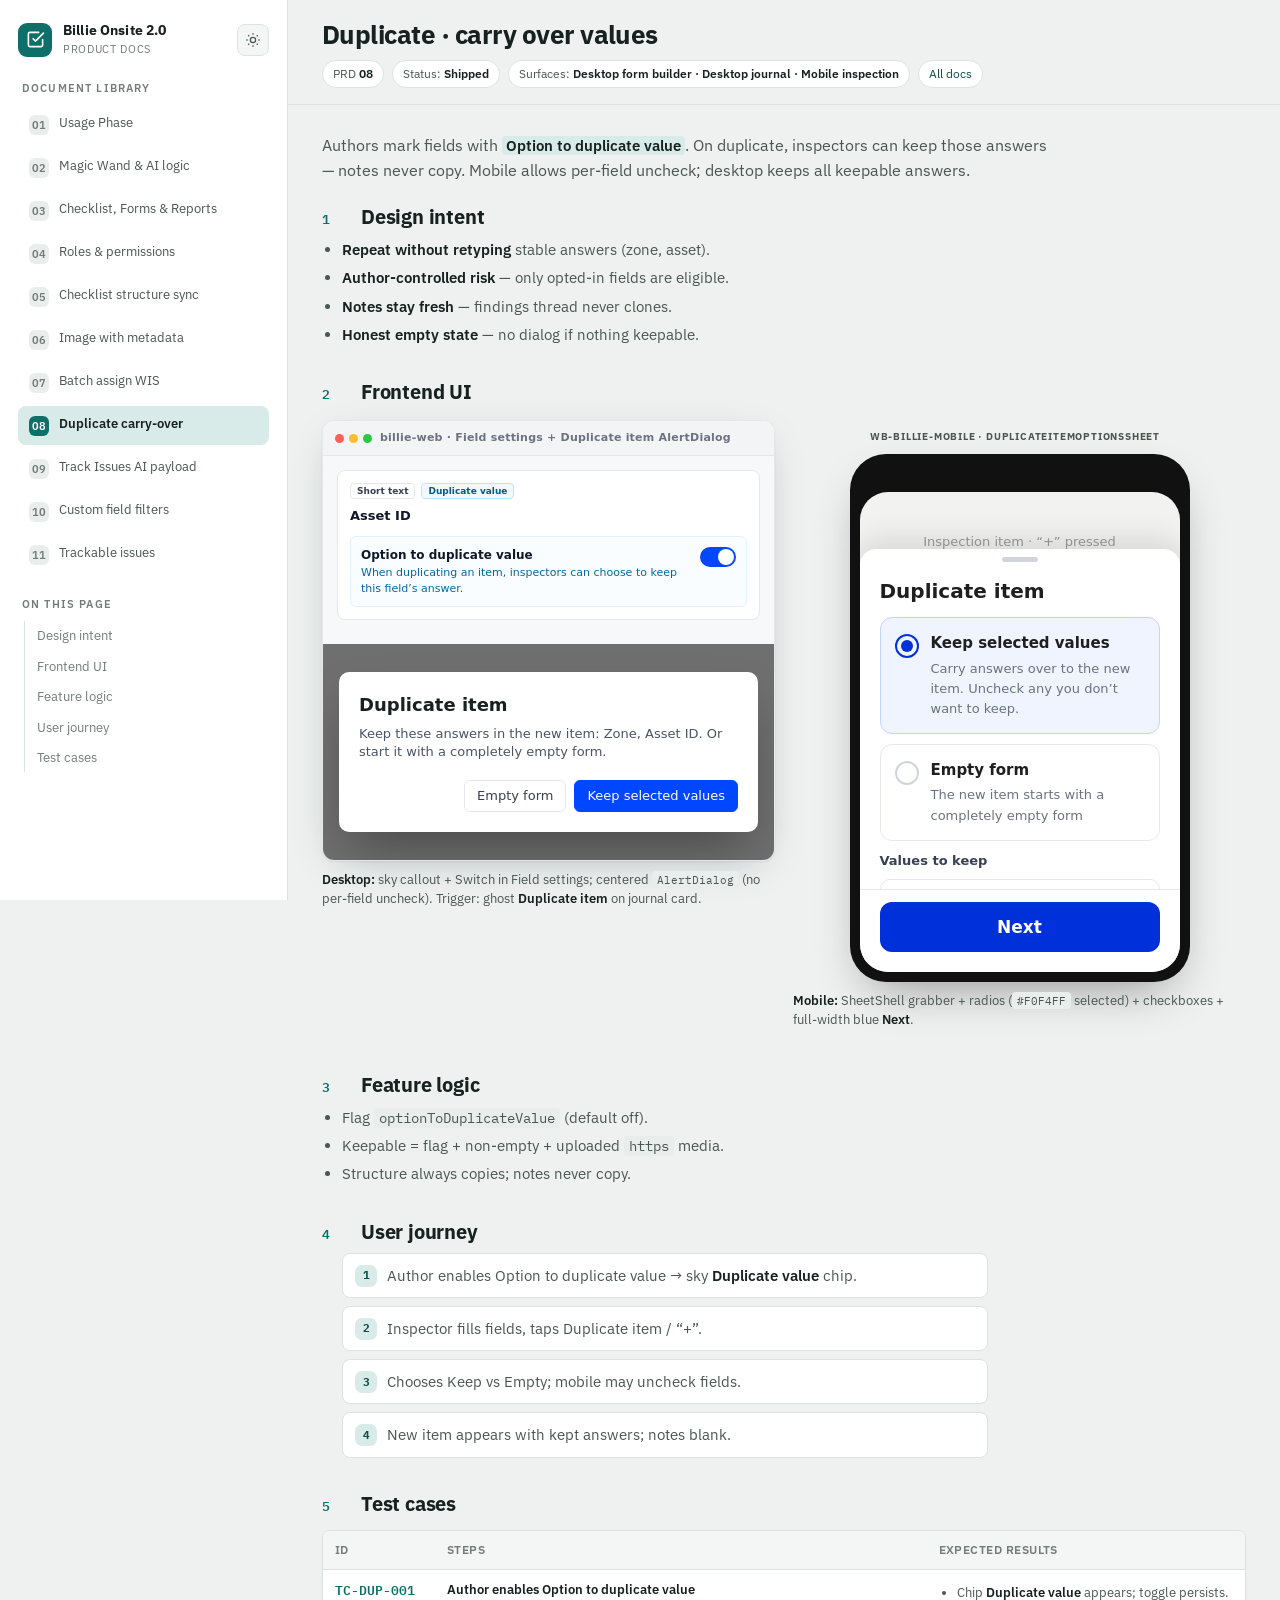
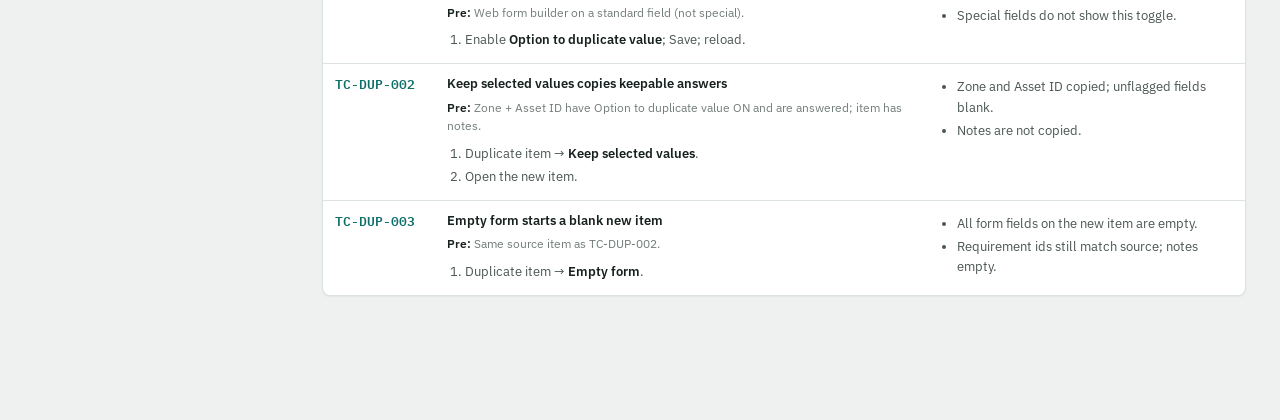
<file: PRD-Duplicate-Carry-Over.html>
<!doctype html>
<html lang="en">
<head>
<meta charset="utf-8">
<meta name="viewport" content="width=device-width, initial-scale=1">
<title>Duplicate · carry over values PRD — Billie Onsite</title>
<link rel="preconnect" href="https://fonts.googleapis.com">
<link rel="preconnect" href="https://fonts.gstatic.com" crossorigin>
<link rel="stylesheet" href="https://fonts.googleapis.com/css2?family=IBM+Plex+Sans:wght@400;500;600;700&family=IBM+Plex+Mono:wght@400;500;600&display=swap">
<link rel="stylesheet" href="feature-docs.css">
<link rel="stylesheet" href="app-ui.css">
</head>
<body>
<div class="app">

  <aside class="sidebar">
        <div class="brand">
      <a href="index.html" class="brand__home" aria-label="All product docs home" title="All docs">
        <span class="brand__mark" aria-hidden="true">
          <svg viewBox="0 0 24 24" fill="none" stroke="currentColor" stroke-width="2" stroke-linecap="round" stroke-linejoin="round">
            <path d="M9 11l3 3L22 4"/><path d="M21 12v7a2 2 0 0 1-2 2H5a2 2 0 0 1-2-2V5a2 2 0 0 1 2-2h11"/>
          </svg>
        </span>
        <span>
          <div class="brand__name">Billie Onsite 2.0</div>
          <div class="brand__sub">Product Docs</div>
        </span>
      </a>
      <button class="theme-toggle" id="themeBtn" aria-label="Toggle theme" title="Toggle theme">
        <svg viewBox="0 0 24 24" fill="none" stroke="currentColor" stroke-width="2"><circle cx="12" cy="12" r="4"/><path d="M12 2v2M12 20v2M4.9 4.9l1.4 1.4M17.7 17.7l1.4 1.4M2 12h2M20 12h2M4.9 19.1l1.4-1.4M17.7 6.3l1.4-1.4"/></svg>
      </button>
    </div>
    <div><p class="rail-label">Document library</p><ul class="doc-list"><li class="doc-item"><a href="Inspection-Usage-Phase-PRD.html"><span class="doc-item__idx">01</span><span>Usage Phase</span></a></li><li class="doc-item"><a href="Magic-Wand-AI-Logic.html"><span class="doc-item__idx">02</span><span>Magic Wand & AI logic</span></a></li><li class="doc-item"><a href="Checklist-Forms-Report-Templates-PRD.html"><span class="doc-item__idx">03</span><span>Checklist, Forms & Reports</span></a></li><li class="doc-item"><a href="PRD-Roles-Permissions.html"><span class="doc-item__idx">04</span><span>Roles & permissions</span></a></li><li class="doc-item"><a href="PRD-Checklist-Structure-Sync.html"><span class="doc-item__idx">05</span><span>Checklist structure sync</span></a></li><li class="doc-item"><a href="PRD-Image-With-Metadata.html"><span class="doc-item__idx">06</span><span>Image with metadata</span></a></li><li class="doc-item"><a href="PRD-Batch-Assign-WIS.html"><span class="doc-item__idx">07</span><span>Batch assign WIS</span></a></li><li class="doc-item is-active"><a href="PRD-Duplicate-Carry-Over.html"><span class="doc-item__idx">08</span><span>Duplicate carry-over</span></a></li><li class="doc-item"><a href="PRD-Track-Issues-AI-Payload.html"><span class="doc-item__idx">09</span><span>Track Issues AI payload</span></a></li><li class="doc-item"><a href="PRD-Custom-Field-Filters.html"><span class="doc-item__idx">10</span><span>Custom field filters</span></a></li><li class="doc-item"><a href="PRD-Trackable-Issues.html"><span class="doc-item__idx">11</span><span>Trackable issues</span></a></li></ul></div>
    <div><p class="rail-label">On this page</p><ul class="outline" id="outline"></ul></div>
  </aside>
  <div class="main">
    <div class="topbar"><div class="topbar__inner">
      <h1 class="doc-title">Duplicate · carry over values</h1>
      <div class="doc-meta">
        <span class="meta-chip">PRD <b>08</b></span>
        <span class="meta-chip">Status: <b>Shipped</b></span>
        <span class="meta-chip">Surfaces: <b>Desktop form builder · Desktop journal · Mobile inspection</b></span>
        <span class="meta-chip"><a href="index.html">All docs</a></span>
      </div>
    </div></div>
    <div class="content">
      <p class="lead">Authors mark fields with <em>Option to duplicate value</em>. On duplicate, inspectors can keep those answers — notes never copy. Mobile allows per-field uncheck; desktop keeps all keepable answers.</p>
      <div class="sec" id="s-1"><div class="sec__head"><span class="sec__num">1</span><h2>Design intent</h2></div><ul>
<li><strong>Repeat without retyping</strong> stable answers (zone, asset).</li>
<li><strong>Author-controlled risk</strong> — only opted-in fields are eligible.</li>
<li><strong>Notes stay fresh</strong> — findings thread never clones.</li>
<li><strong>Honest empty state</strong> — no dialog if nothing keepable.</li>
</ul></div><div class="sec" id="s-2"><div class="sec__head"><span class="sec__num">2</span><h2>Frontend UI</h2></div>
<div class="app-mocks">
  <div>
    <div class="desk">
      <div class="desk__chrome"><span class="desk__dots"><i class="r"></i><i class="y"></i><i class="g"></i></span> billie-web · Field settings + Duplicate item AlertDialog</div>
      <div class="desk__body" style="background:#f7f8fa">
        <div style="padding:14px">
          <div class="bw-field-card">
            <div style="display:flex;gap:6px;margin-bottom:8px">
              <span class="bw-chip tiny">Short text</span>
              <span class="bw-chip tiny sky">Duplicate value</span>
            </div>
            <div style="font-weight:600;margin-bottom:10px">Asset ID</div>
            <div class="bw-sky-box">
              <div>
                <div style="font-size:12px;font-weight:600">Option to duplicate value</div>
                <div style="font-size:11px;color:#0369a1;margin-top:2px">When duplicating an item, inspectors can choose to keep this field’s answer.</div>
              </div>
              <span class="bw-switch"></span>
            </div>
          </div>
        </div>
        <div class="bw-modal-backdrop">
          <div class="bw-dialog">
            <h3>Duplicate item</h3>
            <p>Keep these answers in the new item: Zone, Asset ID. Or start it with a completely empty form.</p>
            <div class="footer">
              <span class="bw-btn outline">Empty form</span>
              <span class="bw-btn primary">Keep selected values</span>
            </div>
          </div>
        </div>
      </div>
    </div>
    <p class="ui-caption"><strong>Desktop:</strong> sky callout + Switch in Field settings; centered <code>AlertDialog</code> (no per-field uncheck). Trigger: ghost <strong>Duplicate item</strong> on journal card.</p>
  </div>
  <div>
    <p class="phone__label">wb-billie-mobile · DuplicateItemOptionsSheet</p>
    <div class="phone"><div class="phone__notch"></div><div class="phone__screen" style="background:#f2f2f1">
      <div style="padding:40px 16px;color:#999;font-size:13px;text-align:center">Inspection item · “+” pressed</div>
      <div class="bm-sheet" style="top:12%">
        <div class="bm-handle"></div>
        <div class="bm-sheet__title">Duplicate item</div>
        <div class="bm-sheet__body">
          <div class="bm-option on">
            <span class="bm-radio"></span>
            <div><div class="t">Keep selected values</div><div class="d">Carry answers over to the new item. Uncheck any you don’t want to keep.</div></div>
          </div>
          <div class="bm-option">
            <span class="bm-radio"></span>
            <div><div class="t">Empty form</div><div class="d">The new item starts with a completely empty form</div></div>
          </div>
          <div style="font-size:13px;font-weight:600;color:#374151;margin:8px 0">Values to keep</div>
          <div class="bm-row"><div style="flex:1"><div>Zone</div><div class="meta">Freezer A</div></div><span class="bm-check on">✓</span></div>
          <div class="bm-row"><div style="flex:1"><div>Asset ID</div><div class="meta">CU-204</div></div><span class="bm-check on">✓</span></div>
        </div>
        <div class="bm-sheet__foot"><div class="bm-cta">Next</div></div>
      </div>
    </div></div>
    <p class="ui-caption"><strong>Mobile:</strong> SheetShell grabber + radios (<code>#F0F4FF</code> selected) + checkboxes + full-width blue <strong>Next</strong>.</p>
  </div>
</div>
</div><div class="sec" id="s-3"><div class="sec__head"><span class="sec__num">3</span><h2>Feature logic</h2></div><ul>
<li>Flag <code>optionToDuplicateValue</code> (default off).</li>
<li>Keepable = flag + non-empty + uploaded <code>https</code> media.</li>
<li>Structure always copies; notes never copy.</li>
</ul></div><div class="sec" id="s-4"><div class="sec__head"><span class="sec__num">4</span><h2>User journey</h2></div><ol class="journey">
<li>Author enables Option to duplicate value → sky <strong>Duplicate value</strong> chip.</li>
<li>Inspector fills fields, taps Duplicate item / “+”.</li>
<li>Chooses Keep vs Empty; mobile may uncheck fields.</li>
<li>New item appears with kept answers; notes blank.</li>
</ol></div><div class="sec" id="s-5"><div class="sec__head"><span class="sec__num">5</span><h2>Test cases</h2></div>
<div class="tbl-wrap"><table class="tc-table">
<thead><tr><th>ID</th><th>Steps</th><th>Expected results</th></tr></thead>
<tbody>
<tr>
<td class="tc-id">TC-DUP-001</td>
<td><p class="tc-title">Author enables Option to duplicate value</p><p class="tc-pre"><strong>Pre:</strong> Web form builder on a standard field (not special).</p><ol><li>Enable <strong>Option to duplicate value</strong>; Save; reload.</li></ol></td>
<td><ul class="tc-exp"><li>Chip <strong>Duplicate value</strong> appears; toggle persists.</li><li>Special fields do not show this toggle.</li></ul></td>
</tr>
<tr>
<td class="tc-id">TC-DUP-002</td>
<td><p class="tc-title">Keep selected values copies keepable answers</p><p class="tc-pre"><strong>Pre:</strong> Zone + Asset ID have Option to duplicate value ON and are answered; item has notes.</p><ol><li>Duplicate item → <strong>Keep selected values</strong>.</li><li>Open the new item.</li></ol></td>
<td><ul class="tc-exp"><li>Zone and Asset ID copied; unflagged fields blank.</li><li>Notes are not copied.</li></ul></td>
</tr>
<tr>
<td class="tc-id">TC-DUP-003</td>
<td><p class="tc-title">Empty form starts a blank new item</p><p class="tc-pre"><strong>Pre:</strong> Same source item as TC-DUP-002.</p><ol><li>Duplicate item → <strong>Empty form</strong>.</li></ol></td>
<td><ul class="tc-exp"><li>All form fields on the new item are empty.</li><li>Requirement ids still match source; notes empty.</li></ul></td>
</tr>
</tbody></table></div></div>
    </div>
  </div>
</div>
<script>
(function () {
  const root = document.documentElement;
  const key = "billie-docs-theme";
  const saved = localStorage.getItem(key);
  if (saved === "light" || saved === "dark") root.setAttribute("data-theme", saved);
  const btn = document.getElementById("themeBtn");
  if (btn) btn.addEventListener("click", () => {
    const next = root.getAttribute("data-theme") === "dark" ? "light" : "dark";
    root.setAttribute("data-theme", next);
    localStorage.setItem(key, next);
  });
  const outline = document.getElementById("outline");
  if (outline) {
    document.querySelectorAll(".sec[id]").forEach((sec) => {
      const h = sec.querySelector("h2");
      if (!h) return;
      const li = document.createElement("li");
      const a = document.createElement("a");
      a.href = "#" + sec.id;
      a.textContent = h.textContent;
      li.appendChild(a);
      outline.appendChild(li);
    });
  }
})();
</script>
</body>
</html>
</file>
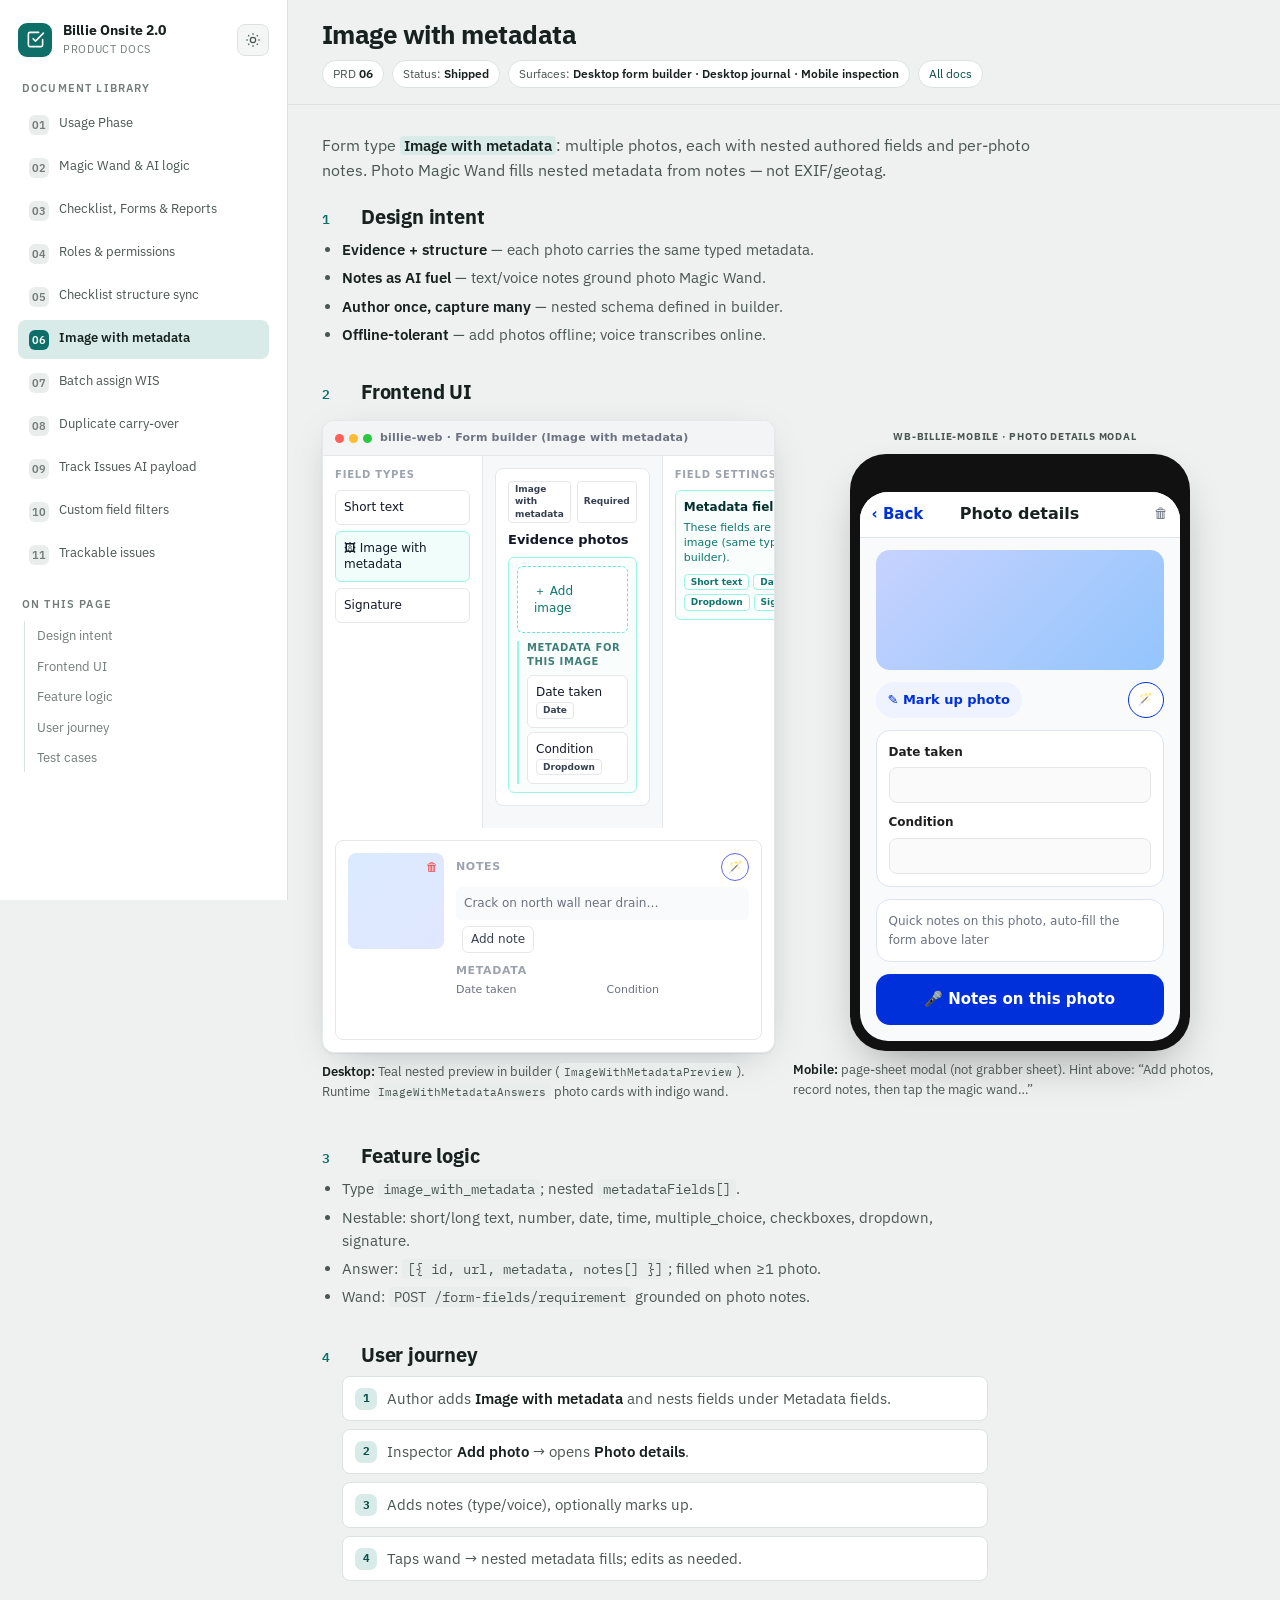
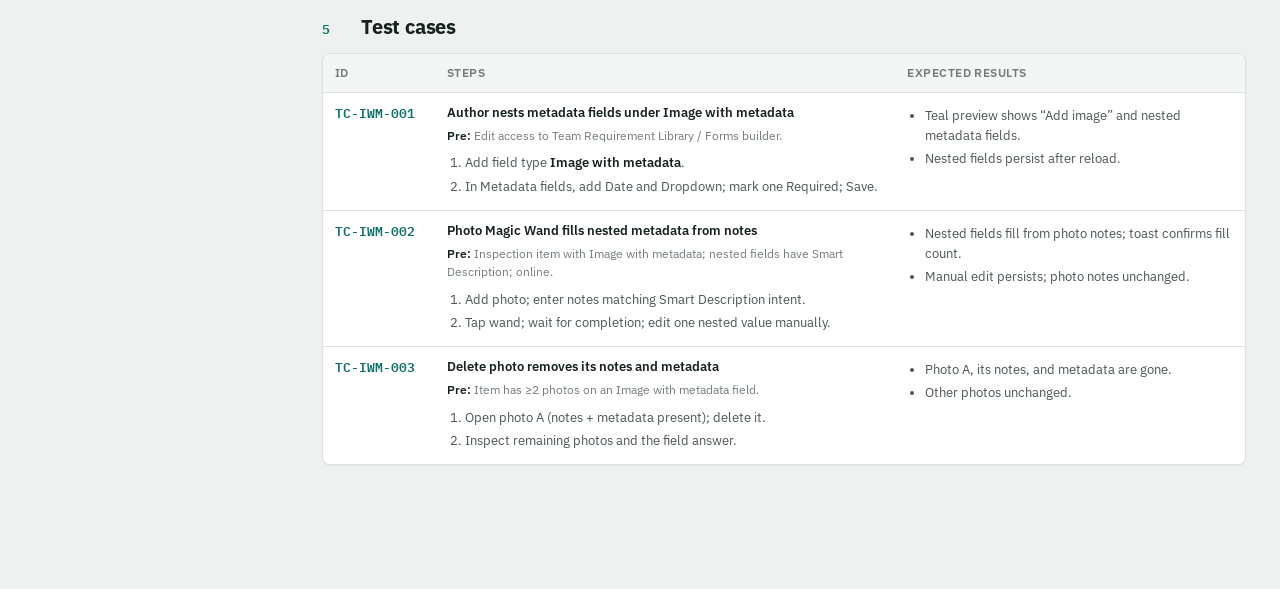
<file: PRD-Image-With-Metadata.html>
<!doctype html>
<html lang="en">
<head>
<meta charset="utf-8">
<meta name="viewport" content="width=device-width, initial-scale=1">
<title>Image with metadata PRD — Billie Onsite</title>
<link rel="preconnect" href="https://fonts.googleapis.com">
<link rel="preconnect" href="https://fonts.gstatic.com" crossorigin>
<link rel="stylesheet" href="https://fonts.googleapis.com/css2?family=IBM+Plex+Sans:wght@400;500;600;700&family=IBM+Plex+Mono:wght@400;500;600&display=swap">
<link rel="stylesheet" href="feature-docs.css">
<link rel="stylesheet" href="app-ui.css">
</head>
<body>
<div class="app">

  <aside class="sidebar">
        <div class="brand">
      <a href="index.html" class="brand__home" aria-label="All product docs home" title="All docs">
        <span class="brand__mark" aria-hidden="true">
          <svg viewBox="0 0 24 24" fill="none" stroke="currentColor" stroke-width="2" stroke-linecap="round" stroke-linejoin="round">
            <path d="M9 11l3 3L22 4"/><path d="M21 12v7a2 2 0 0 1-2 2H5a2 2 0 0 1-2-2V5a2 2 0 0 1 2-2h11"/>
          </svg>
        </span>
        <span>
          <div class="brand__name">Billie Onsite 2.0</div>
          <div class="brand__sub">Product Docs</div>
        </span>
      </a>
      <button class="theme-toggle" id="themeBtn" aria-label="Toggle theme" title="Toggle theme">
        <svg viewBox="0 0 24 24" fill="none" stroke="currentColor" stroke-width="2"><circle cx="12" cy="12" r="4"/><path d="M12 2v2M12 20v2M4.9 4.9l1.4 1.4M17.7 17.7l1.4 1.4M2 12h2M20 12h2M4.9 19.1l1.4-1.4M17.7 6.3l1.4-1.4"/></svg>
      </button>
    </div>
    <div><p class="rail-label">Document library</p><ul class="doc-list"><li class="doc-item"><a href="Inspection-Usage-Phase-PRD.html"><span class="doc-item__idx">01</span><span>Usage Phase</span></a></li><li class="doc-item"><a href="Magic-Wand-AI-Logic.html"><span class="doc-item__idx">02</span><span>Magic Wand & AI logic</span></a></li><li class="doc-item"><a href="Checklist-Forms-Report-Templates-PRD.html"><span class="doc-item__idx">03</span><span>Checklist, Forms & Reports</span></a></li><li class="doc-item"><a href="PRD-Roles-Permissions.html"><span class="doc-item__idx">04</span><span>Roles & permissions</span></a></li><li class="doc-item"><a href="PRD-Checklist-Structure-Sync.html"><span class="doc-item__idx">05</span><span>Checklist structure sync</span></a></li><li class="doc-item is-active"><a href="PRD-Image-With-Metadata.html"><span class="doc-item__idx">06</span><span>Image with metadata</span></a></li><li class="doc-item"><a href="PRD-Batch-Assign-WIS.html"><span class="doc-item__idx">07</span><span>Batch assign WIS</span></a></li><li class="doc-item"><a href="PRD-Duplicate-Carry-Over.html"><span class="doc-item__idx">08</span><span>Duplicate carry-over</span></a></li><li class="doc-item"><a href="PRD-Track-Issues-AI-Payload.html"><span class="doc-item__idx">09</span><span>Track Issues AI payload</span></a></li><li class="doc-item"><a href="PRD-Custom-Field-Filters.html"><span class="doc-item__idx">10</span><span>Custom field filters</span></a></li><li class="doc-item"><a href="PRD-Trackable-Issues.html"><span class="doc-item__idx">11</span><span>Trackable issues</span></a></li></ul></div>
    <div><p class="rail-label">On this page</p><ul class="outline" id="outline"></ul></div>
  </aside>
  <div class="main">
    <div class="topbar"><div class="topbar__inner">
      <h1 class="doc-title">Image with metadata</h1>
      <div class="doc-meta">
        <span class="meta-chip">PRD <b>06</b></span>
        <span class="meta-chip">Status: <b>Shipped</b></span>
        <span class="meta-chip">Surfaces: <b>Desktop form builder · Desktop journal · Mobile inspection</b></span>
        <span class="meta-chip"><a href="index.html">All docs</a></span>
      </div>
    </div></div>
    <div class="content">
      <p class="lead">Form type <em>Image with metadata</em>: multiple photos, each with nested authored fields and per-photo notes. Photo Magic Wand fills nested metadata from notes — not EXIF/geotag.</p>
      <div class="sec" id="s-1"><div class="sec__head"><span class="sec__num">1</span><h2>Design intent</h2></div><ul>
<li><strong>Evidence + structure</strong> — each photo carries the same typed metadata.</li>
<li><strong>Notes as AI fuel</strong> — text/voice notes ground photo Magic Wand.</li>
<li><strong>Author once, capture many</strong> — nested schema defined in builder.</li>
<li><strong>Offline-tolerant</strong> — add photos offline; voice transcribes online.</li>
</ul></div><div class="sec" id="s-2"><div class="sec__head"><span class="sec__num">2</span><h2>Frontend UI</h2></div>
<div class="app-mocks">
  <div>
    <div class="desk">
      <div class="desk__chrome"><span class="desk__dots"><i class="r"></i><i class="y"></i><i class="g"></i></span> billie-web · Form builder (Image with metadata)</div>
      <div class="desk__body">
        <div class="bw-builder">
          <aside>
            <div style="font-size:10px;font-weight:700;color:#9ca3af;letter-spacing:.08em;text-transform:uppercase;margin-bottom:8px">Field types</div>
            <div class="bw-type-btn">Short text</div>
            <div class="bw-type-btn active">🖼 Image with metadata</div>
            <div class="bw-type-btn">Signature</div>
          </aside>
          <div class="mid">
            <div class="bw-field-card">
              <div style="display:flex;gap:6px;margin-bottom:8px">
                <span class="bw-chip tiny">Image with metadata</span>
                <span class="bw-chip tiny">Required</span>
              </div>
              <div style="font-weight:600;margin-bottom:8px">Evidence photos</div>
              <div class="bw-teal-box">
                <div class="bw-teal-dash">＋ Add image</div>
                <div class="bw-teal-meta">
                  <div class="cap">Metadata for this image</div>
                  <div style="background:#fff;border:1px solid #e5e7eb;border-radius:6px;padding:8px;margin-bottom:4px;font-size:12px">Date taken <span class="bw-chip tiny">Date</span></div>
                  <div style="background:#fff;border:1px solid #e5e7eb;border-radius:6px;padding:8px;font-size:12px">Condition <span class="bw-chip tiny">Dropdown</span></div>
                </div>
              </div>
            </div>
          </div>
          <aside class="right">
            <div style="font-size:10px;font-weight:700;color:#9ca3af;letter-spacing:.08em;text-transform:uppercase;margin-bottom:8px">Field settings</div>
            <div class="bw-teal-box">
              <div style="font-size:12px;font-weight:600;color:#042f2e">Metadata fields</div>
              <div style="font-size:11px;color:#0f766e;margin:4px 0 8px">These fields are filled for each image (same types as the form builder).</div>
              <div style="display:flex;flex-wrap:wrap;gap:4px">
                <span class="bw-chip tiny" style="border-color:#99f6e4;color:#0f766e">Short text</span>
                <span class="bw-chip tiny" style="border-color:#99f6e4;color:#0f766e">Date</span>
                <span class="bw-chip tiny" style="border-color:#99f6e4;color:#0f766e">Dropdown</span>
                <span class="bw-chip tiny" style="border-color:#99f6e4;color:#0f766e">Signature</span>
              </div>
            </div>
          </aside>
        </div>
        <div class="bw-photo-card">
          <div class="bw-thumb"><span style="position:absolute;top:6px;right:6px;color:#ef4444;font-size:12px">🗑</span></div>
          <div style="flex:1">
            <div style="display:flex;justify-content:space-between;align-items:center">
              <div class="bw-notes-cap">Notes</div>
              <span class="bw-wand" title="Fill metadata from notes">🪄</span>
            </div>
            <div style="background:#f9fafb;border-radius:6px;padding:8px;font-size:12px;color:#6b7280;margin:6px 0">Crack on north wall near drain…</div>
            <span class="bw-btn outline sm">Add note</span>
            <div class="bw-notes-cap" style="margin-top:10px">Metadata</div>
            <div style="display:grid;grid-template-columns:1fr 1fr;gap:8px;margin-top:4px">
              <div style="font-size:11px;color:#6b7280">Date taken<div class="box" style="height:28px;margin-top:2px"></div></div>
              <div style="font-size:11px;color:#6b7280">Condition<div class="box" style="height:28px;margin-top:2px"></div></div>
            </div>
          </div>
        </div>
      </div>
    </div>
    <p class="ui-caption"><strong>Desktop:</strong> Teal nested preview in builder (<code>ImageWithMetadataPreview</code>). Runtime <code>ImageWithMetadataAnswers</code> photo cards with indigo wand.</p>
  </div>
  <div>
    <p class="phone__label">wb-billie-mobile · Photo details modal</p>
    <div class="phone"><div class="phone__notch"></div><div class="phone__screen" style="background:#f9fafb">
      <div class="bm-photo-head">
        <span class="back">‹ Back</span>
        <h3>Photo details</h3>
        <span style="min-width:70px;text-align:right;color:#6b7280">🗑</span>
      </div>
      <div class="bm-photo-img"></div>
      <div class="bm-photo-actions">
        <span class="bm-pill">✎ Mark up photo</span>
        <span class="bw-wand" style="width:36px;height:36px;border-color:#0030da;color:#0030da">🪄</span>
      </div>
      <div class="bm-card-m">
        <div style="font-size:12px;font-weight:700;margin-bottom:6px">Date taken</div>
        <div class="bm-field-m" style="margin:0"></div>
        <div style="font-size:12px;font-weight:700;margin:10px 0 6px">Condition</div>
        <div class="bm-field-m" style="margin:0"></div>
      </div>
      <div class="bm-card-m">
        <div style="font-size:12px;color:#6b7280">Quick notes on this photo, auto-fill the form above later</div>
      </div>
      <div class="bm-mic">🎤 Notes on this photo</div>
    </div></div>
    <p class="ui-caption"><strong>Mobile:</strong> page-sheet modal (not grabber sheet). Hint above: “Add photos, record notes, then tap the magic wand…”</p>
  </div>
</div>
</div><div class="sec" id="s-3"><div class="sec__head"><span class="sec__num">3</span><h2>Feature logic</h2></div><ul>
<li>Type <code>image_with_metadata</code>; nested <code>metadataFields[]</code>.</li>
<li>Nestable: short/long text, number, date, time, multiple_choice, checkboxes, dropdown, signature.</li>
<li>Answer: <code>[{ id, url, metadata, notes[] }]</code>; filled when ≥1 photo.</li>
<li>Wand: <code>POST /form-fields/requirement</code> grounded on photo notes.</li>
</ul></div><div class="sec" id="s-4"><div class="sec__head"><span class="sec__num">4</span><h2>User journey</h2></div><ol class="journey">
<li>Author adds <strong>Image with metadata</strong> and nests fields under Metadata fields.</li>
<li>Inspector <strong>Add photo</strong> → opens <strong>Photo details</strong>.</li>
<li>Adds notes (type/voice), optionally marks up.</li>
<li>Taps wand → nested metadata fills; edits as needed.</li>
</ol></div><div class="sec" id="s-5"><div class="sec__head"><span class="sec__num">5</span><h2>Test cases</h2></div>
<div class="tbl-wrap"><table class="tc-table">
<thead><tr><th>ID</th><th>Steps</th><th>Expected results</th></tr></thead>
<tbody>
<tr>
<td class="tc-id">TC-IWM-001</td>
<td><p class="tc-title">Author nests metadata fields under Image with metadata</p><p class="tc-pre"><strong>Pre:</strong> Edit access to Team Requirement Library / Forms builder.</p><ol><li>Add field type <strong>Image with metadata</strong>.</li><li>In Metadata fields, add Date and Dropdown; mark one Required; Save.</li></ol></td>
<td><ul class="tc-exp"><li>Teal preview shows “Add image” and nested metadata fields.</li><li>Nested fields persist after reload.</li></ul></td>
</tr>
<tr>
<td class="tc-id">TC-IWM-002</td>
<td><p class="tc-title">Photo Magic Wand fills nested metadata from notes</p><p class="tc-pre"><strong>Pre:</strong> Inspection item with Image with metadata; nested fields have Smart Description; online.</p><ol><li>Add photo; enter notes matching Smart Description intent.</li><li>Tap wand; wait for completion; edit one nested value manually.</li></ol></td>
<td><ul class="tc-exp"><li>Nested fields fill from photo notes; toast confirms fill count.</li><li>Manual edit persists; photo notes unchanged.</li></ul></td>
</tr>
<tr>
<td class="tc-id">TC-IWM-003</td>
<td><p class="tc-title">Delete photo removes its notes and metadata</p><p class="tc-pre"><strong>Pre:</strong> Item has ≥2 photos on an Image with metadata field.</p><ol><li>Open photo A (notes + metadata present); delete it.</li><li>Inspect remaining photos and the field answer.</li></ol></td>
<td><ul class="tc-exp"><li>Photo A, its notes, and metadata are gone.</li><li>Other photos unchanged.</li></ul></td>
</tr>
</tbody></table></div></div>
    </div>
  </div>
</div>
<script>
(function () {
  const root = document.documentElement;
  const key = "billie-docs-theme";
  const saved = localStorage.getItem(key);
  if (saved === "light" || saved === "dark") root.setAttribute("data-theme", saved);
  const btn = document.getElementById("themeBtn");
  if (btn) btn.addEventListener("click", () => {
    const next = root.getAttribute("data-theme") === "dark" ? "light" : "dark";
    root.setAttribute("data-theme", next);
    localStorage.setItem(key, next);
  });
  const outline = document.getElementById("outline");
  if (outline) {
    document.querySelectorAll(".sec[id]").forEach((sec) => {
      const h = sec.querySelector("h2");
      if (!h) return;
      const li = document.createElement("li");
      const a = document.createElement("a");
      a.href = "#" + sec.id;
      a.textContent = h.textContent;
      li.appendChild(a);
      outline.appendChild(li);
    });
  }
})();
</script>
</body>
</html>
</file>
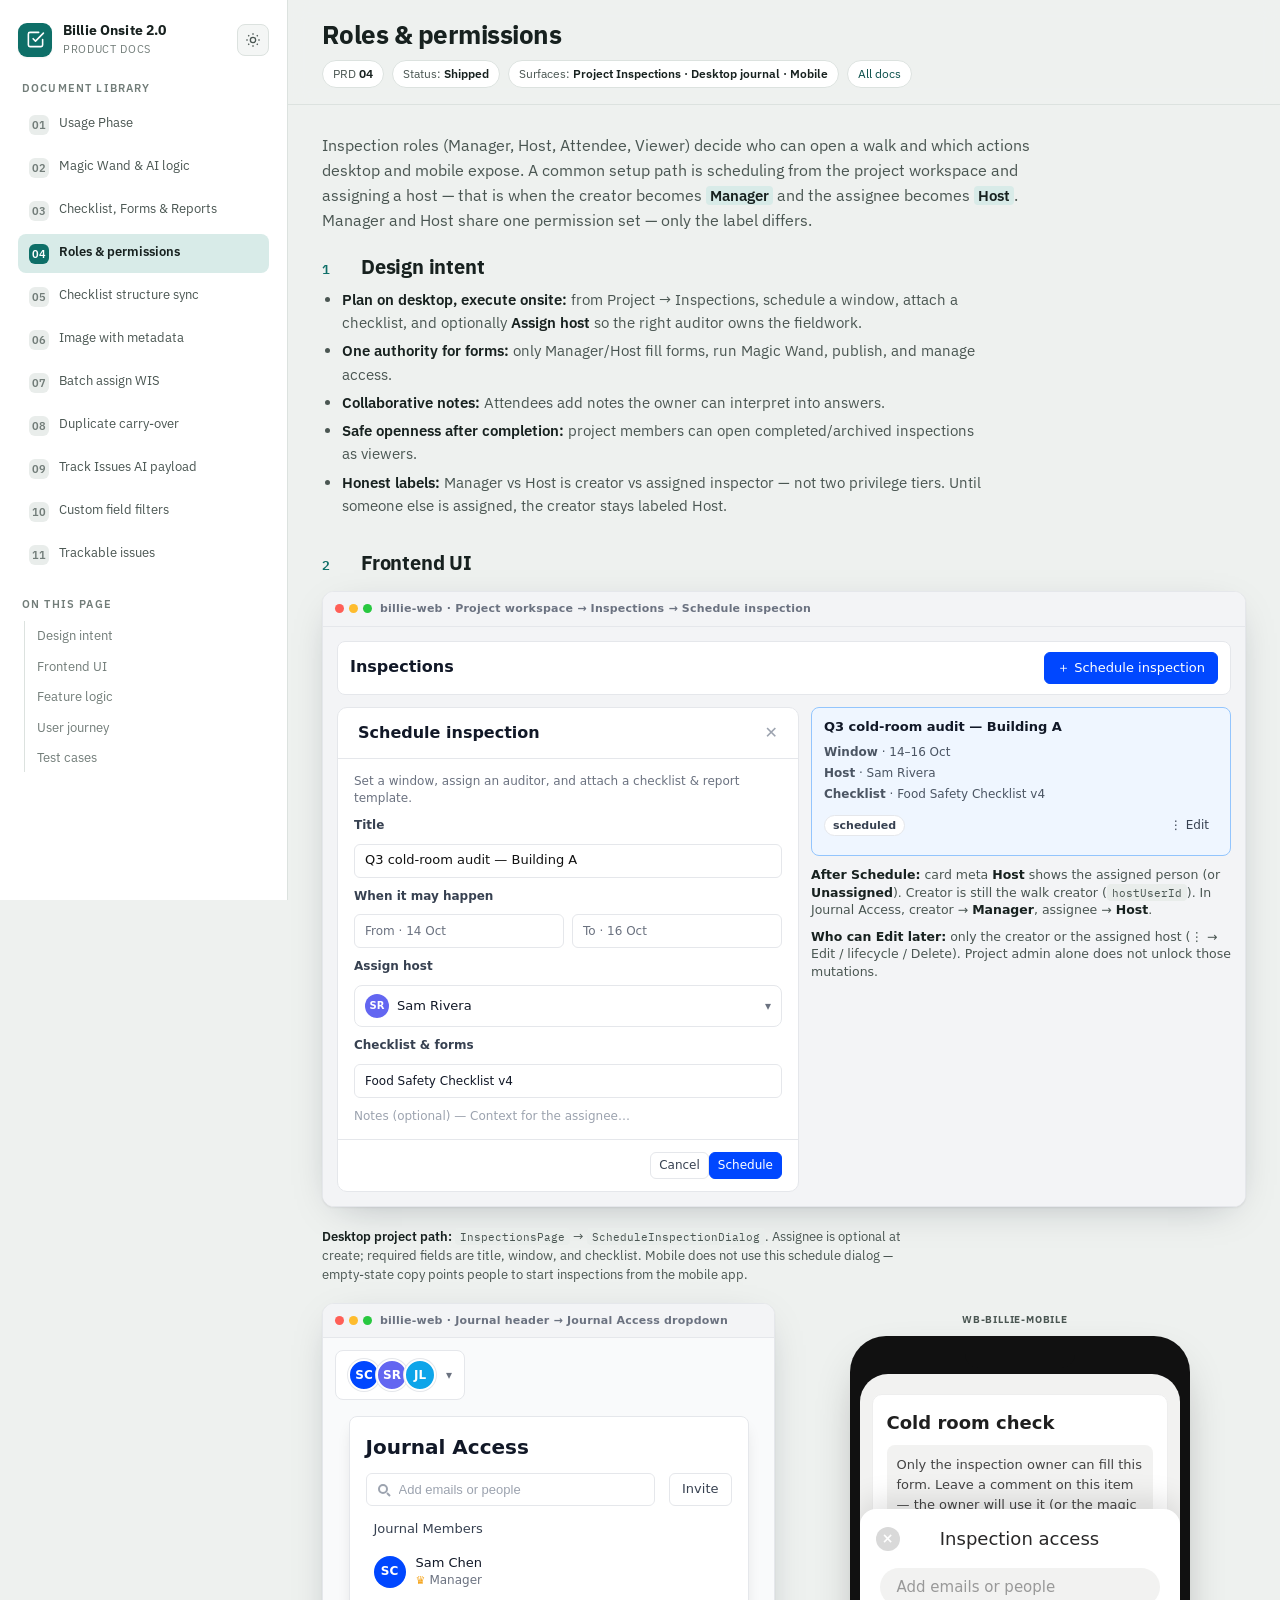
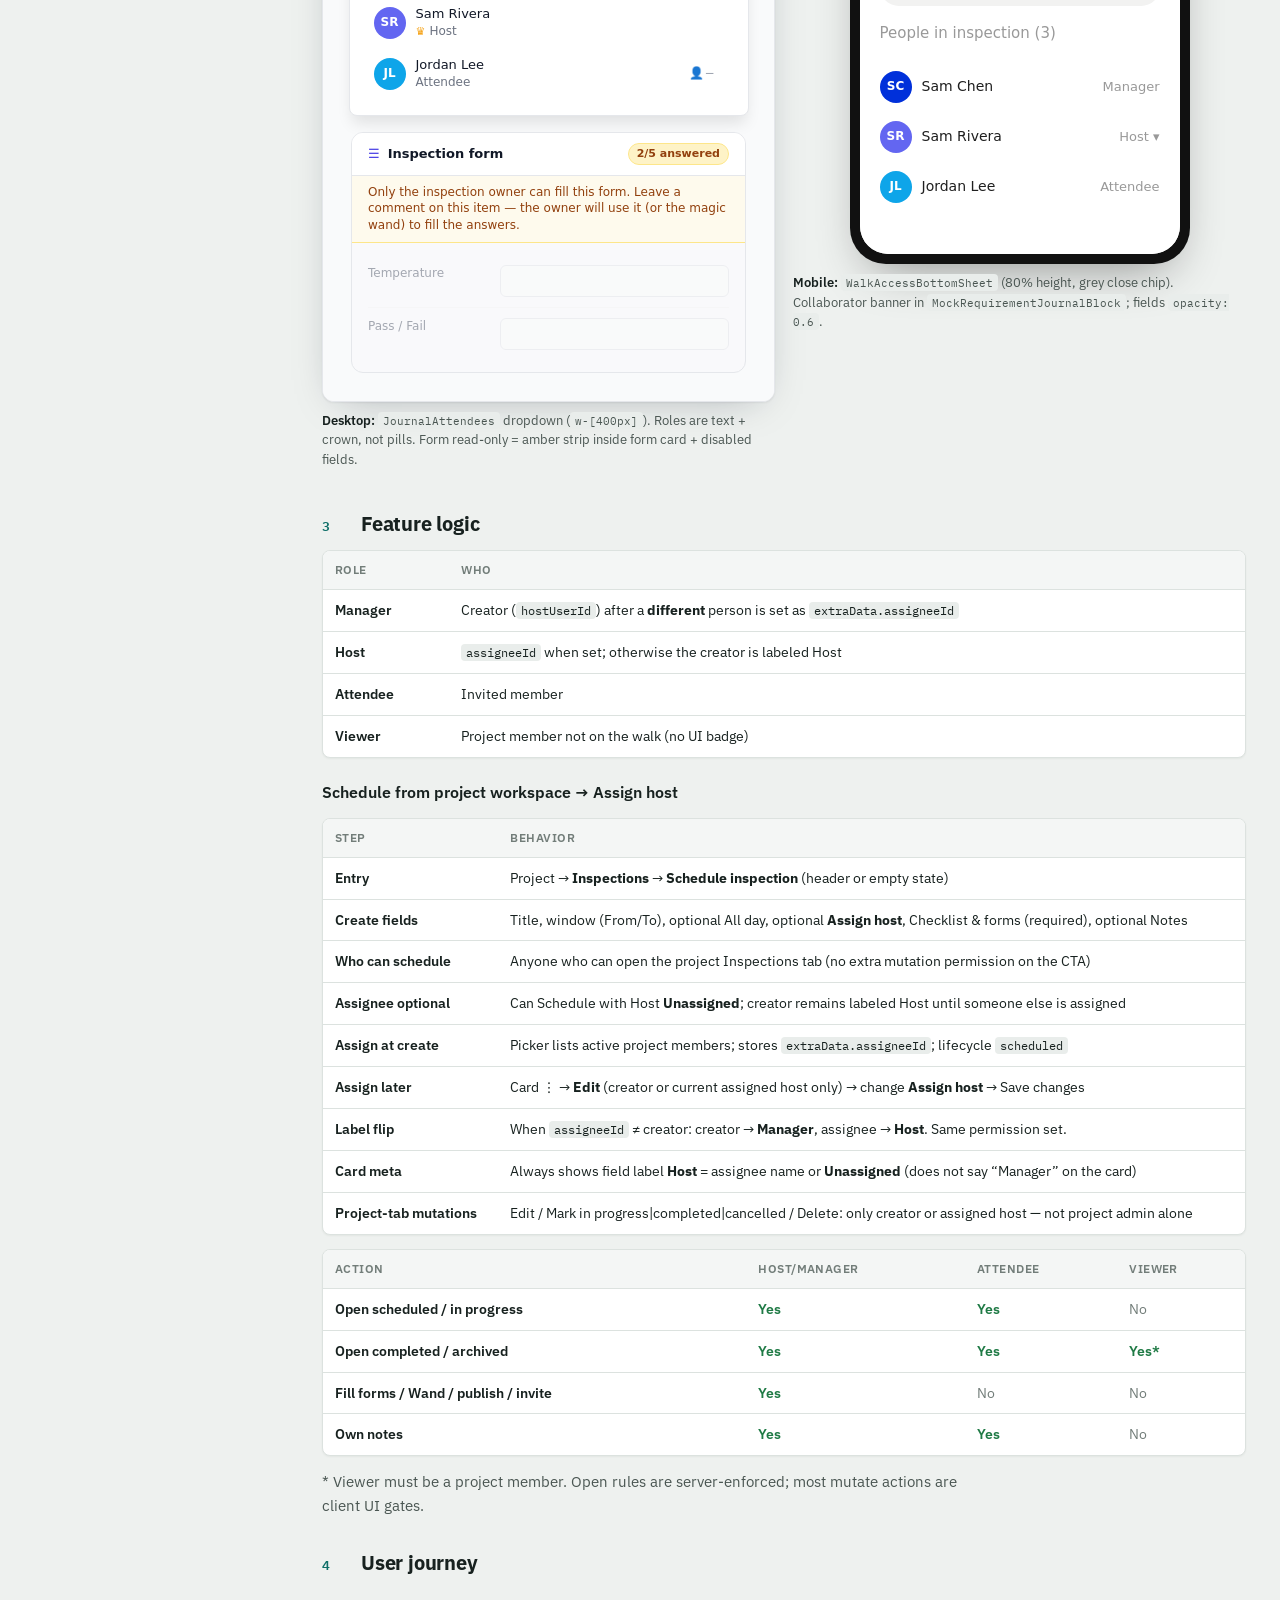
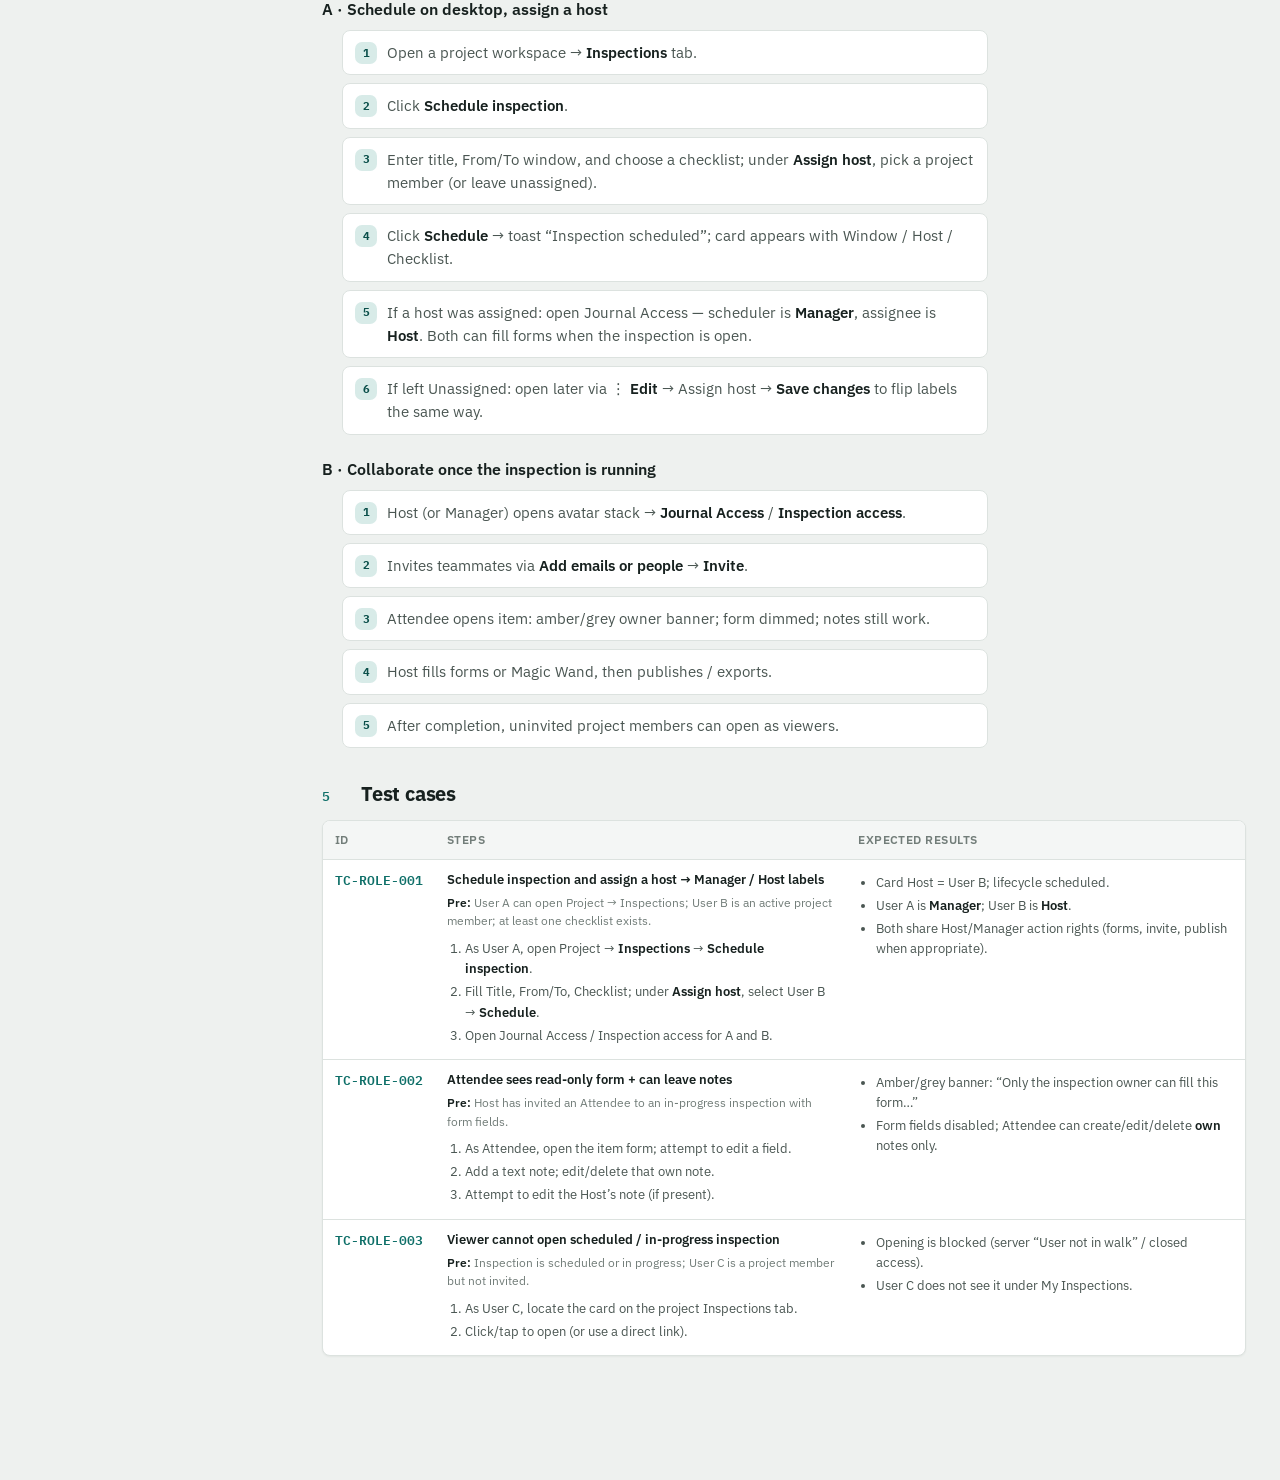
<file: PRD-Roles-Permissions.html>
<!doctype html>
<html lang="en">
<head>
<meta charset="utf-8">
<meta name="viewport" content="width=device-width, initial-scale=1">
<title>Roles & permissions PRD — Billie Onsite</title>
<link rel="preconnect" href="https://fonts.googleapis.com">
<link rel="preconnect" href="https://fonts.gstatic.com" crossorigin>
<link rel="stylesheet" href="https://fonts.googleapis.com/css2?family=IBM+Plex+Sans:wght@400;500;600;700&family=IBM+Plex+Mono:wght@400;500;600&display=swap">
<link rel="stylesheet" href="feature-docs.css">
<link rel="stylesheet" href="app-ui.css">
</head>
<body>
<div class="app">

  <aside class="sidebar">
        <div class="brand">
      <a href="index.html" class="brand__home" aria-label="All product docs home" title="All docs">
        <span class="brand__mark" aria-hidden="true">
          <svg viewBox="0 0 24 24" fill="none" stroke="currentColor" stroke-width="2" stroke-linecap="round" stroke-linejoin="round">
            <path d="M9 11l3 3L22 4"/><path d="M21 12v7a2 2 0 0 1-2 2H5a2 2 0 0 1-2-2V5a2 2 0 0 1 2-2h11"/>
          </svg>
        </span>
        <span>
          <div class="brand__name">Billie Onsite 2.0</div>
          <div class="brand__sub">Product Docs</div>
        </span>
      </a>
      <button class="theme-toggle" id="themeBtn" aria-label="Toggle theme" title="Toggle theme">
        <svg viewBox="0 0 24 24" fill="none" stroke="currentColor" stroke-width="2"><circle cx="12" cy="12" r="4"/><path d="M12 2v2M12 20v2M4.9 4.9l1.4 1.4M17.7 17.7l1.4 1.4M2 12h2M20 12h2M4.9 19.1l1.4-1.4M17.7 6.3l1.4-1.4"/></svg>
      </button>
    </div>
    <div><p class="rail-label">Document library</p><ul class="doc-list"><li class="doc-item"><a href="Inspection-Usage-Phase-PRD.html"><span class="doc-item__idx">01</span><span>Usage Phase</span></a></li><li class="doc-item"><a href="Magic-Wand-AI-Logic.html"><span class="doc-item__idx">02</span><span>Magic Wand & AI logic</span></a></li><li class="doc-item"><a href="Checklist-Forms-Report-Templates-PRD.html"><span class="doc-item__idx">03</span><span>Checklist, Forms & Reports</span></a></li><li class="doc-item is-active"><a href="PRD-Roles-Permissions.html"><span class="doc-item__idx">04</span><span>Roles & permissions</span></a></li><li class="doc-item"><a href="PRD-Checklist-Structure-Sync.html"><span class="doc-item__idx">05</span><span>Checklist structure sync</span></a></li><li class="doc-item"><a href="PRD-Image-With-Metadata.html"><span class="doc-item__idx">06</span><span>Image with metadata</span></a></li><li class="doc-item"><a href="PRD-Batch-Assign-WIS.html"><span class="doc-item__idx">07</span><span>Batch assign WIS</span></a></li><li class="doc-item"><a href="PRD-Duplicate-Carry-Over.html"><span class="doc-item__idx">08</span><span>Duplicate carry-over</span></a></li><li class="doc-item"><a href="PRD-Track-Issues-AI-Payload.html"><span class="doc-item__idx">09</span><span>Track Issues AI payload</span></a></li><li class="doc-item"><a href="PRD-Custom-Field-Filters.html"><span class="doc-item__idx">10</span><span>Custom field filters</span></a></li><li class="doc-item"><a href="PRD-Trackable-Issues.html"><span class="doc-item__idx">11</span><span>Trackable issues</span></a></li></ul></div>
    <div><p class="rail-label">On this page</p><ul class="outline" id="outline"></ul></div>
  </aside>
  <div class="main">
    <div class="topbar"><div class="topbar__inner">
      <h1 class="doc-title">Roles & permissions</h1>
      <div class="doc-meta">
        <span class="meta-chip">PRD <b>04</b></span>
        <span class="meta-chip">Status: <b>Shipped</b></span>
        <span class="meta-chip">Surfaces: <b>Project Inspections · Desktop journal · Mobile</b></span>
        <span class="meta-chip"><a href="index.html">All docs</a></span>
      </div>
    </div></div>
    <div class="content">
      <p class="lead">Inspection roles (Manager, Host, Attendee, Viewer) decide who can open a walk and which actions desktop and mobile expose. A common setup path is scheduling from the project workspace and assigning a host — that is when the creator becomes <em>Manager</em> and the assignee becomes <em>Host</em>. Manager and Host share one permission set — only the label differs.</p>
      <div class="sec" id="s-1"><div class="sec__head"><span class="sec__num">1</span><h2>Design intent</h2></div><ul>
<li><strong>Plan on desktop, execute onsite:</strong> from Project → Inspections, schedule a window, attach a checklist, and optionally <strong>Assign host</strong> so the right auditor owns the fieldwork.</li>
<li><strong>One authority for forms:</strong> only Manager/Host fill forms, run Magic Wand, publish, and manage access.</li>
<li><strong>Collaborative notes:</strong> Attendees add notes the owner can interpret into answers.</li>
<li><strong>Safe openness after completion:</strong> project members can open completed/archived inspections as viewers.</li>
<li><strong>Honest labels:</strong> Manager vs Host is creator vs assigned inspector — not two privilege tiers. Until someone else is assigned, the creator stays labeled Host.</li>
</ul></div><div class="sec" id="s-2"><div class="sec__head"><span class="sec__num">2</span><h2>Frontend UI</h2></div>

<div class="app-mocks is-wide">
  <div class="desk">
    <div class="desk__chrome"><span class="desk__dots"><i class="r"></i><i class="y"></i><i class="g"></i></span> billie-web · Project workspace → Inspections → Schedule inspection</div>
    <div class="desk__body" style="background:#f3f4f6;padding:14px">
      <div style="display:flex;justify-content:space-between;align-items:center;margin-bottom:12px;background:#fff;border:1px solid #e5e7eb;border-radius:8px;padding:10px 12px">
        <div style="font-weight:700;font-size:16px">Inspections</div>
        <span class="bw-btn primary">＋ Schedule inspection</span>
      </div>
      <div style="display:grid;grid-template-columns:1.1fr 1fr;gap:12px">
        <div class="bw-pub" style="max-width:none;margin:0">
          <div class="bw-pub__bar"><span>Schedule inspection</span><span style="color:#9ca3af">✕</span></div>
          <div class="bw-pub__body" style="gap:10px">
            <div style="font-size:12px;color:#6b7280">Set a window, assign an auditor, and attach a checklist &amp; report template.</div>
            <div style="font-size:12px;font-weight:600;color:#374151">Title</div>
            <div class="box" style="height:34px;border:1px solid #e5e7eb;border-radius:6px;display:flex;align-items:center;padding:0 10px;color:#111">Q3 cold-room audit — Building A</div>
            <div style="font-size:12px;font-weight:600;color:#374151">When it may happen</div>
            <div style="display:grid;grid-template-columns:1fr 1fr;gap:8px">
              <div class="box" style="height:34px;border:1px solid #e5e7eb;border-radius:6px;display:flex;align-items:center;padding:0 10px;font-size:12px;color:#6b7280">From · 14 Oct</div>
              <div class="box" style="height:34px;border:1px solid #e5e7eb;border-radius:6px;display:flex;align-items:center;padding:0 10px;font-size:12px;color:#6b7280">To · 16 Oct</div>
            </div>
            <div style="font-size:12px;font-weight:600;color:#374151">Assign host</div>
            <div style="border:1px solid #e5e7eb;border-radius:8px;padding:8px 10px;display:flex;align-items:center;gap:8px">
              <span class="bw-avatar" style="width:24px;height:24px;font-size:10px;background:#6366f1">SR</span>
              <span style="font-size:13px;font-weight:500">Sam Rivera</span>
              <span style="margin-left:auto;font-size:12px;color:#6b7280">▾</span>
            </div>
            <div style="font-size:12px;font-weight:600;color:#374151">Checklist &amp; forms</div>
            <div class="box" style="height:34px;border:1px solid #e5e7eb;border-radius:6px;display:flex;align-items:center;padding:0 10px;font-size:12px">Food Safety Checklist v4</div>
            <div style="font-size:12px;color:#9ca3af">Notes (optional) — Context for the assignee…</div>
          </div>
          <div class="bw-pub__foot">
            <span class="bw-btn outline sm">Cancel</span>
            <span class="bw-btn primary sm">Schedule</span>
          </div>
        </div>
        <div>
          <div class="bw-card" style="border-color:#93c5fd;background:#eff6ff">
            <div style="font-weight:600;margin-bottom:8px">Q3 cold-room audit — Building A</div>
            <div style="font-size:12px;color:#4b5563;display:grid;gap:4px">
              <div><strong>Window</strong> · 14–16 Oct</div>
              <div><strong>Host</strong> · Sam Rivera</div>
              <div><strong>Checklist</strong> · Food Safety Checklist v4</div>
            </div>
            <div class="ui-row" style="margin-top:10px">
              <span class="bw-chip">scheduled</span>
              <span class="bw-btn ghost sm" style="margin-left:auto">⋮ Edit</span>
            </div>
          </div>
          <p class="ui-caption" style="margin-top:10px"><strong>After Schedule:</strong> card meta <strong>Host</strong> shows the assigned person (or <strong>Unassigned</strong>). Creator is still the walk creator (<code>hostUserId</code>). In Journal Access, creator → <strong>Manager</strong>, assignee → <strong>Host</strong>.</p>
          <p class="ui-caption"><strong>Who can Edit later:</strong> only the creator or the assigned host (⋮ → Edit / lifecycle / Delete). Project admin alone does not unlock those mutations.</p>
        </div>
      </div>
    </div>
  </div>
</div>
<p class="ui-caption" style="margin-bottom:18px"><strong>Desktop project path:</strong> <code>InspectionsPage</code> → <code>ScheduleInspectionDialog</code>. Assignee is optional at create; required fields are title, window, and checklist. Mobile does not use this schedule dialog — empty-state copy points people to start inspections from the mobile app.</p>

<div class="app-mocks">
  <div>
    <div class="desk">
      <div class="desk__chrome"><span class="desk__dots"><i class="r"></i><i class="y"></i><i class="g"></i></span> billie-web · Journal header → Journal Access dropdown</div>
      <div class="desk__body" style="background:#f9fafb;padding:12px">
        <div style="display:flex;align-items:center;gap:4px;padding:8px 12px;background:#fff;border:1px solid #e5e7eb;border-radius:8px;margin-bottom:10px;width:fit-content">
          <span class="bw-avatar stack" style="margin-left:0;background:#0047ff">SC</span>
          <span class="bw-avatar stack" style="background:#6366f1">SR</span>
          <span class="bw-avatar stack" style="background:#0ea5e9">JL</span>
          <span style="font-size:12px;color:#6b7280;margin-left:6px">▾</span>
        </div>
        <div class="bw-dd">
          <h3>Journal Access</h3>
          <div class="bw-search">
            <input value="Add emails or people" readonly style="color:#9ca3af">
            <span class="bw-btn outline">Invite</span>
          </div>
          <div class="sec-label">Journal Members</div>
          <div class="bw-member">
            <span class="bw-avatar">SC</span>
            <div><div class="name">Sam Chen</div><div class="role"><span class="bw-crown">♛</span> Manager</div></div>
          </div>
          <div class="bw-member">
            <span class="bw-avatar" style="background:#6366f1">SR</span>
            <div><div class="name">Sam Rivera</div><div class="role"><span class="bw-crown">♛</span> Host</div></div>
          </div>
          <div class="bw-member">
            <span class="bw-avatar" style="background:#0ea5e9">JL</span>
            <div><div class="name">Jordan Lee</div><div class="role">Attendee</div></div>
            <span class="bw-btn ghost sm" style="margin-left:auto;color:#9ca3af">👤−</span>
          </div>
        </div>
        <div class="bw-form-card">
          <div class="bw-form-head">
            <div class="title"><span class="bw-indigo">☰</span> Inspection form</div>
            <span class="bw-chip amber">2/5 answered</span>
          </div>
          <div class="bw-amber-banner">Only the inspection owner can fill this form. Leave a comment on this item — the owner will use it (or the magic wand) to fill the answers.</div>
          <div class="bw-form-fields">
            <div class="bw-field-row"><label>Temperature</label><div class="box"></div></div>
            <div class="bw-field-row"><label>Pass / Fail</label><div class="box"></div></div>
          </div>
        </div>
      </div>
    </div>
    <p class="ui-caption"><strong>Desktop:</strong> <code>JournalAttendees</code> dropdown (<code>w-[400px]</code>). Roles are text + crown, not pills. Form read-only = amber strip inside form card + disabled fields.</p>
  </div>
  <div>
    <p class="phone__label">wb-billie-mobile</p>
    <div class="phone"><div class="phone__notch"></div><div class="phone__screen" style="background:#f2f2f1">
      <div style="padding-top:8px">
        <div class="bm-form-card">
          <h4>Cold room check</h4>
          <div class="bm-collab">Only the inspection owner can fill this form. Leave a comment on this item — the owner will use it (or the magic wand) to fill the answers.</div>
          <div class="bm-fields-dim">
            <div class="bm-field-m"></div>
            <div class="bm-field-m"></div>
          </div>
        </div>
      </div>
      <div class="bm-sheet" style="top:28%">
        <div class="bm-access-head">
          <span class="close">×</span>
          <h3>Inspection access</h3>
          <span style="width:24px"></span>
        </div>
        <div class="bm-pill-search">Add emails or people</div>
        <div class="bm-people">People in inspection (3)</div>
        <div class="bm-member-m"><span class="bw-avatar" style="width:32px;height:32px;background:#0030da">SC</span> Sam Chen <span class="role">Manager</span></div>
        <div class="bm-member-m"><span class="bw-avatar" style="width:32px;height:32px;background:#6366f1">SR</span> Sam Rivera <span class="role">Host ▾</span></div>
        <div class="bm-member-m"><span class="bw-avatar" style="width:32px;height:32px;background:#0ea5e9">JL</span> Jordan Lee <span class="role">Attendee</span></div>
      </div>
    </div></div>
    <p class="ui-caption"><strong>Mobile:</strong> <code>WalkAccessBottomSheet</code> (80% height, grey close chip). Collaborator banner in <code>MockRequirementJournalBlock</code>; fields <code>opacity: 0.6</code>.</p>
  </div>
</div>
</div><div class="sec" id="s-3"><div class="sec__head"><span class="sec__num">3</span><h2>Feature logic</h2></div><div class="tbl-wrap"><table><thead><tr><th>Role</th><th>Who</th></tr></thead><tbody>
<tr><td class="td-key">Manager</td><td>Creator (<code>hostUserId</code>) after a <strong>different</strong> person is set as <code>extraData.assigneeId</code></td></tr>
<tr><td class="td-key">Host</td><td><code>assigneeId</code> when set; otherwise the creator is labeled Host</td></tr>
<tr><td class="td-key">Attendee</td><td>Invited member</td></tr>
<tr><td class="td-key">Viewer</td><td>Project member not on the walk (no UI badge)</td></tr>
</tbody></table></div>

<h3>Schedule from project workspace → Assign host</h3>
<div class="tbl-wrap"><table><thead><tr><th>Step</th><th>Behavior</th></tr></thead><tbody>
<tr><td class="td-key">Entry</td><td>Project → <strong>Inspections</strong> → <strong>Schedule inspection</strong> (header or empty state)</td></tr>
<tr><td class="td-key">Create fields</td><td>Title, window (From/To), optional All day, optional <strong>Assign host</strong>, Checklist &amp; forms (required), optional Notes</td></tr>
<tr><td class="td-key">Who can schedule</td><td>Anyone who can open the project Inspections tab (no extra mutation permission on the CTA)</td></tr>
<tr><td class="td-key">Assignee optional</td><td>Can Schedule with Host <strong>Unassigned</strong>; creator remains labeled Host until someone else is assigned</td></tr>
<tr><td class="td-key">Assign at create</td><td>Picker lists active project members; stores <code>extraData.assigneeId</code>; lifecycle <code>scheduled</code></td></tr>
<tr><td class="td-key">Assign later</td><td>Card ⋮ → <strong>Edit</strong> (creator or current assigned host only) → change <strong>Assign host</strong> → Save changes</td></tr>
<tr><td class="td-key">Label flip</td><td>When <code>assigneeId</code> ≠ creator: creator → <strong>Manager</strong>, assignee → <strong>Host</strong>. Same permission set.</td></tr>
<tr><td class="td-key">Card meta</td><td>Always shows field label <strong>Host</strong> = assignee name or <strong>Unassigned</strong> (does not say “Manager” on the card)</td></tr>
<tr><td class="td-key">Project-tab mutations</td><td>Edit / Mark in progress|completed|cancelled / Delete: only creator or assigned host — not project admin alone</td></tr>
</tbody></table></div>

<div class="tbl-wrap"><table><thead><tr><th>Action</th><th>Host/Manager</th><th>Attendee</th><th>Viewer</th></tr></thead><tbody>
<tr><td class="td-key">Open scheduled / in progress</td><td class="yes">Yes</td><td class="yes">Yes</td><td class="no">No</td></tr>
<tr><td class="td-key">Open completed / archived</td><td class="yes">Yes</td><td class="yes">Yes</td><td class="yes">Yes*</td></tr>
<tr><td class="td-key">Fill forms / Wand / publish / invite</td><td class="yes">Yes</td><td class="no">No</td><td class="no">No</td></tr>
<tr><td class="td-key">Own notes</td><td class="yes">Yes</td><td class="yes">Yes</td><td class="no">No</td></tr>
</tbody></table></div>
<p>* Viewer must be a project member. Open rules are server-enforced; most mutate actions are client UI gates.</p></div><div class="sec" id="s-4"><div class="sec__head"><span class="sec__num">4</span><h2>User journey</h2></div>

<h3>A · Schedule on desktop, assign a host</h3>
<ol class="journey">
<li>Open a project workspace → <strong>Inspections</strong> tab.</li>
<li>Click <strong>Schedule inspection</strong>.</li>
<li>Enter title, From/To window, and choose a checklist; under <strong>Assign host</strong>, pick a project member (or leave unassigned).</li>
<li>Click <strong>Schedule</strong> → toast “Inspection scheduled”; card appears with Window / Host / Checklist.</li>
<li>If a host was assigned: open Journal Access — scheduler is <strong>Manager</strong>, assignee is <strong>Host</strong>. Both can fill forms when the inspection is open.</li>
<li>If left Unassigned: open later via ⋮ <strong>Edit</strong> → Assign host → <strong>Save changes</strong> to flip labels the same way.</li>
</ol>

<h3>B · Collaborate once the inspection is running</h3>
<ol class="journey">
<li>Host (or Manager) opens avatar stack → <strong>Journal Access</strong> / <strong>Inspection access</strong>.</li>
<li>Invites teammates via <strong>Add emails or people</strong> → <strong>Invite</strong>.</li>
<li>Attendee opens item: amber/grey owner banner; form dimmed; notes still work.</li>
<li>Host fills forms or Magic Wand, then publishes / exports.</li>
<li>After completion, uninvited project members can open as viewers.</li>
</ol></div><div class="sec" id="s-5"><div class="sec__head"><span class="sec__num">5</span><h2>Test cases</h2></div>
<div class="tbl-wrap"><table class="tc-table">
<thead><tr><th>ID</th><th>Steps</th><th>Expected results</th></tr></thead>
<tbody>
<tr>
<td class="tc-id">TC-ROLE-001</td>
<td><p class="tc-title">Schedule inspection and assign a host → Manager / Host labels</p><p class="tc-pre"><strong>Pre:</strong> User A can open Project → Inspections; User B is an active project member; at least one checklist exists.</p><ol><li>As User A, open Project → <strong>Inspections</strong> → <strong>Schedule inspection</strong>.</li><li>Fill Title, From/To, Checklist; under <strong>Assign host</strong>, select User B → <strong>Schedule</strong>.</li><li>Open Journal Access / Inspection access for A and B.</li></ol></td>
<td><ul class="tc-exp"><li>Card Host = User B; lifecycle scheduled.</li><li>User A is <strong>Manager</strong>; User B is <strong>Host</strong>.</li><li>Both share Host/Manager action rights (forms, invite, publish when appropriate).</li></ul></td>
</tr>
<tr>
<td class="tc-id">TC-ROLE-002</td>
<td><p class="tc-title">Attendee sees read-only form + can leave notes</p><p class="tc-pre"><strong>Pre:</strong> Host has invited an Attendee to an in-progress inspection with form fields.</p><ol><li>As Attendee, open the item form; attempt to edit a field.</li><li>Add a text note; edit/delete that own note.</li><li>Attempt to edit the Host’s note (if present).</li></ol></td>
<td><ul class="tc-exp"><li>Amber/grey banner: “Only the inspection owner can fill this form…”</li><li>Form fields disabled; Attendee can create/edit/delete <strong>own</strong> notes only.</li></ul></td>
</tr>
<tr>
<td class="tc-id">TC-ROLE-003</td>
<td><p class="tc-title">Viewer cannot open scheduled / in-progress inspection</p><p class="tc-pre"><strong>Pre:</strong> Inspection is scheduled or in progress; User C is a project member but not invited.</p><ol><li>As User C, locate the card on the project Inspections tab.</li><li>Click/tap to open (or use a direct link).</li></ol></td>
<td><ul class="tc-exp"><li>Opening is blocked (server “User not in walk” / closed access).</li><li>User C does not see it under My Inspections.</li></ul></td>
</tr>
</tbody></table></div></div>
    </div>
  </div>
</div>
<script>
(function () {
  const root = document.documentElement;
  const key = "billie-docs-theme";
  const saved = localStorage.getItem(key);
  if (saved === "light" || saved === "dark") root.setAttribute("data-theme", saved);
  const btn = document.getElementById("themeBtn");
  if (btn) btn.addEventListener("click", () => {
    const next = root.getAttribute("data-theme") === "dark" ? "light" : "dark";
    root.setAttribute("data-theme", next);
    localStorage.setItem(key, next);
  });
  const outline = document.getElementById("outline");
  if (outline) {
    document.querySelectorAll(".sec[id]").forEach((sec) => {
      const h = sec.querySelector("h2");
      if (!h) return;
      const li = document.createElement("li");
      const a = document.createElement("a");
      a.href = "#" + sec.id;
      a.textContent = h.textContent;
      li.appendChild(a);
      outline.appendChild(li);
    });
  }
})();
</script>
</body>
</html>
</file>
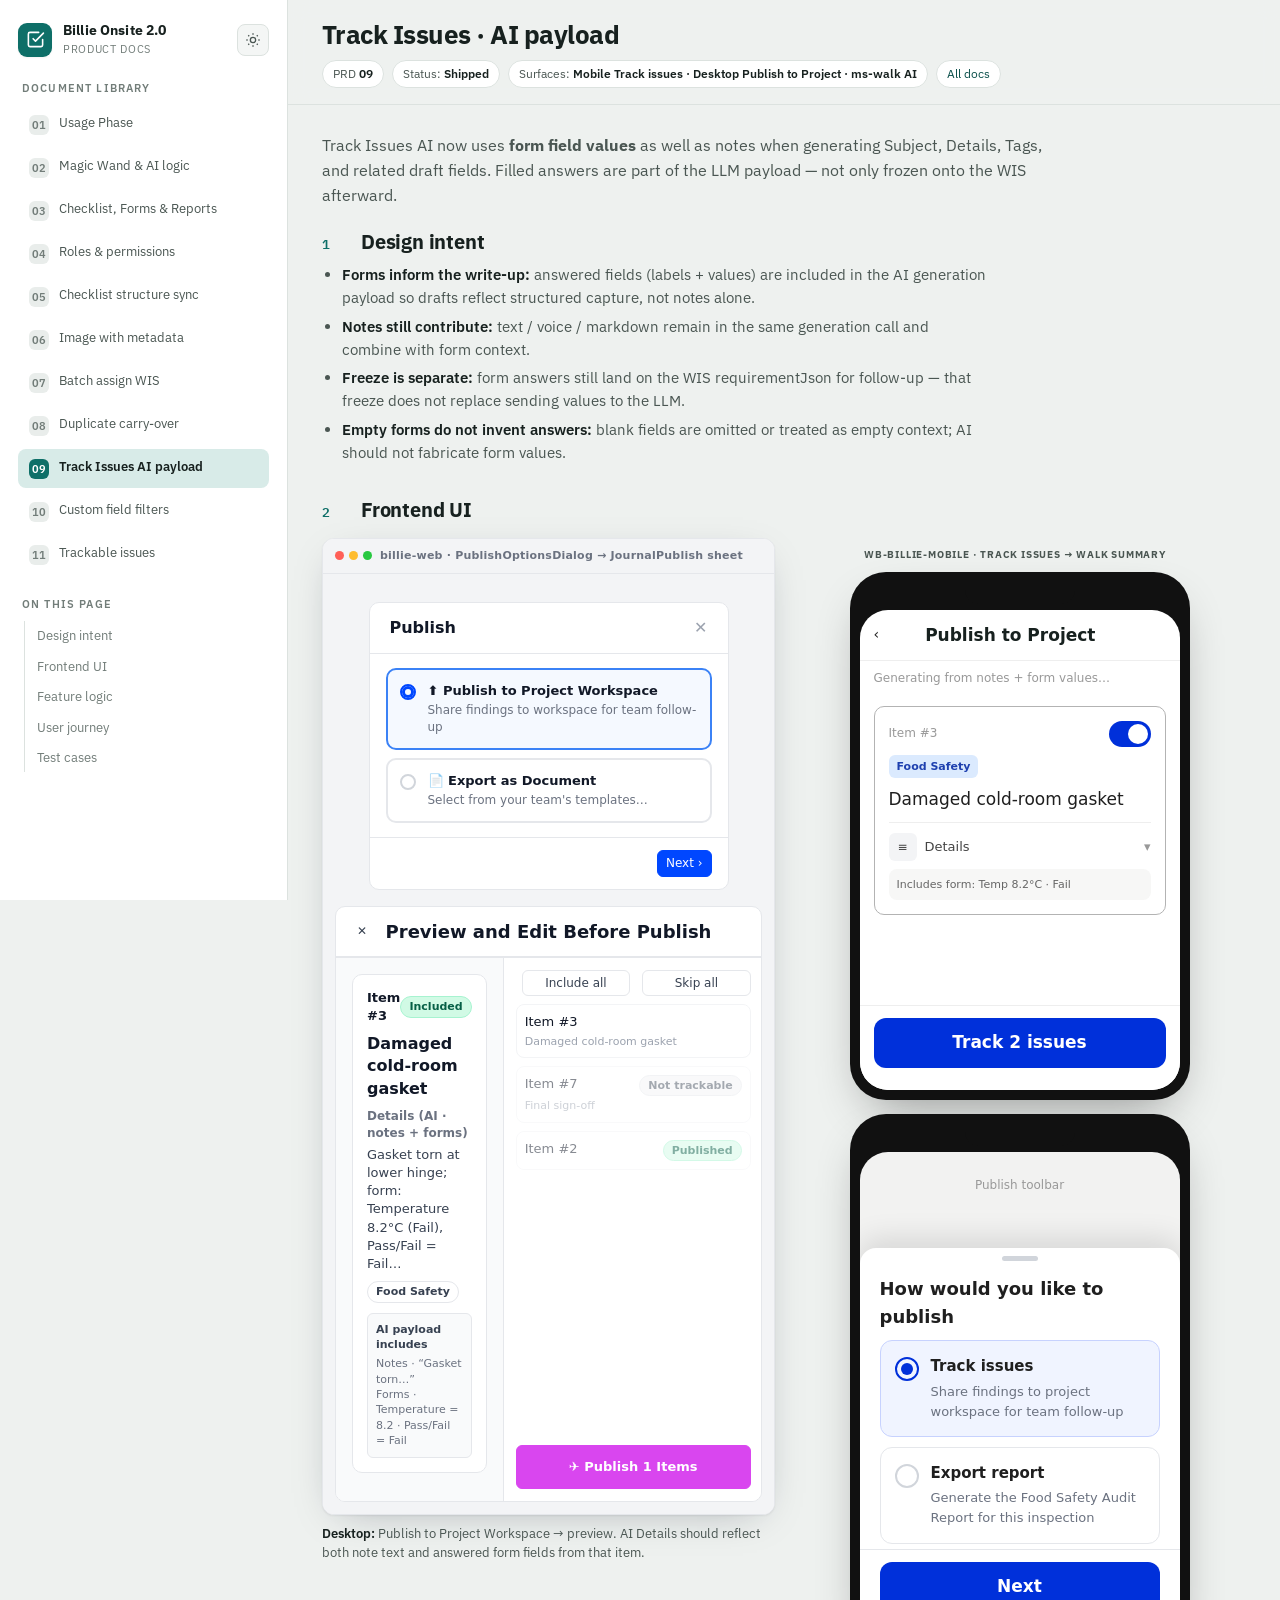
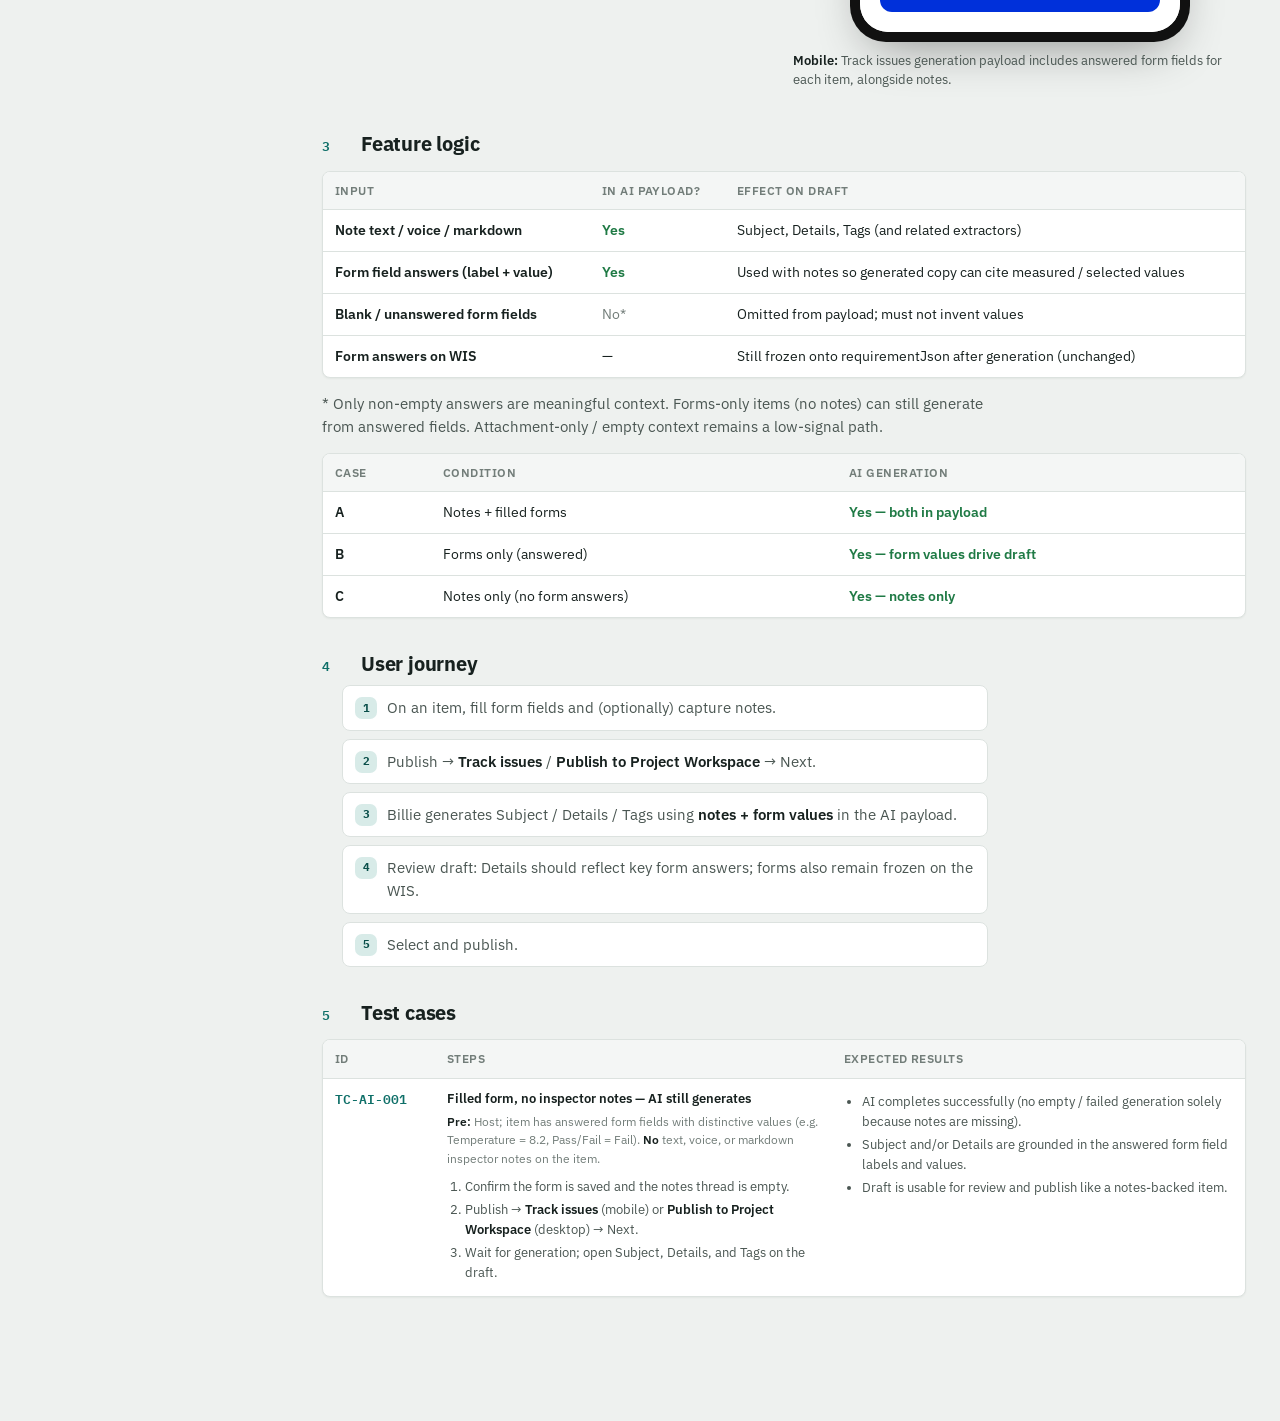
<file: PRD-Track-Issues-AI-Payload.html>
<!doctype html>
<html lang="en">
<head>
<meta charset="utf-8">
<meta name="viewport" content="width=device-width, initial-scale=1">
<title>Track Issues · AI payload PRD — Billie Onsite</title>
<link rel="preconnect" href="https://fonts.googleapis.com">
<link rel="preconnect" href="https://fonts.gstatic.com" crossorigin>
<link rel="stylesheet" href="https://fonts.googleapis.com/css2?family=IBM+Plex+Sans:wght@400;500;600;700&family=IBM+Plex+Mono:wght@400;500;600&display=swap">
<link rel="stylesheet" href="feature-docs.css">
<link rel="stylesheet" href="app-ui.css">
</head>
<body>
<div class="app">

  <aside class="sidebar">
        <div class="brand">
      <a href="index.html" class="brand__home" aria-label="All product docs home" title="All docs">
        <span class="brand__mark" aria-hidden="true">
          <svg viewBox="0 0 24 24" fill="none" stroke="currentColor" stroke-width="2" stroke-linecap="round" stroke-linejoin="round">
            <path d="M9 11l3 3L22 4"/><path d="M21 12v7a2 2 0 0 1-2 2H5a2 2 0 0 1-2-2V5a2 2 0 0 1 2-2h11"/>
          </svg>
        </span>
        <span>
          <div class="brand__name">Billie Onsite 2.0</div>
          <div class="brand__sub">Product Docs</div>
        </span>
      </a>
      <button class="theme-toggle" id="themeBtn" aria-label="Toggle theme" title="Toggle theme">
        <svg viewBox="0 0 24 24" fill="none" stroke="currentColor" stroke-width="2"><circle cx="12" cy="12" r="4"/><path d="M12 2v2M12 20v2M4.9 4.9l1.4 1.4M17.7 17.7l1.4 1.4M2 12h2M20 12h2M4.9 19.1l1.4-1.4M17.7 6.3l1.4-1.4"/></svg>
      </button>
    </div>
    <div><p class="rail-label">Document library</p><ul class="doc-list"><li class="doc-item"><a href="Inspection-Usage-Phase-PRD.html"><span class="doc-item__idx">01</span><span>Usage Phase</span></a></li><li class="doc-item"><a href="Magic-Wand-AI-Logic.html"><span class="doc-item__idx">02</span><span>Magic Wand & AI logic</span></a></li><li class="doc-item"><a href="Checklist-Forms-Report-Templates-PRD.html"><span class="doc-item__idx">03</span><span>Checklist, Forms & Reports</span></a></li><li class="doc-item"><a href="PRD-Roles-Permissions.html"><span class="doc-item__idx">04</span><span>Roles & permissions</span></a></li><li class="doc-item"><a href="PRD-Checklist-Structure-Sync.html"><span class="doc-item__idx">05</span><span>Checklist structure sync</span></a></li><li class="doc-item"><a href="PRD-Image-With-Metadata.html"><span class="doc-item__idx">06</span><span>Image with metadata</span></a></li><li class="doc-item"><a href="PRD-Batch-Assign-WIS.html"><span class="doc-item__idx">07</span><span>Batch assign WIS</span></a></li><li class="doc-item"><a href="PRD-Duplicate-Carry-Over.html"><span class="doc-item__idx">08</span><span>Duplicate carry-over</span></a></li><li class="doc-item is-active"><a href="PRD-Track-Issues-AI-Payload.html"><span class="doc-item__idx">09</span><span>Track Issues AI payload</span></a></li><li class="doc-item"><a href="PRD-Custom-Field-Filters.html"><span class="doc-item__idx">10</span><span>Custom field filters</span></a></li><li class="doc-item"><a href="PRD-Trackable-Issues.html"><span class="doc-item__idx">11</span><span>Trackable issues</span></a></li></ul></div>
    <div><p class="rail-label">On this page</p><ul class="outline" id="outline"></ul></div>
  </aside>
  <div class="main">
    <div class="topbar"><div class="topbar__inner">
      <h1 class="doc-title">Track Issues · AI payload</h1>
      <div class="doc-meta">
        <span class="meta-chip">PRD <b>09</b></span>
        <span class="meta-chip">Status: <b>Shipped</b></span>
        <span class="meta-chip">Surfaces: <b>Mobile Track issues · Desktop Publish to Project · ms-walk AI</b></span>
        <span class="meta-chip"><a href="index.html">All docs</a></span>
      </div>
    </div></div>
    <div class="content">
      <p class="lead">Track Issues AI now uses <strong>form field values</strong> as well as notes when generating Subject, Details, Tags, and related draft fields. Filled answers are part of the LLM payload — not only frozen onto the WIS afterward.</p>
      <div class="sec" id="s-1"><div class="sec__head"><span class="sec__num">1</span><h2>Design intent</h2></div><ul>
<li><strong>Forms inform the write-up:</strong> answered fields (labels + values) are included in the AI generation payload so drafts reflect structured capture, not notes alone.</li>
<li><strong>Notes still contribute:</strong> text / voice / markdown remain in the same generation call and combine with form context.</li>
<li><strong>Freeze is separate:</strong> form answers still land on the WIS requirementJson for follow-up — that freeze does not replace sending values to the LLM.</li>
<li><strong>Empty forms do not invent answers:</strong> blank fields are omitted or treated as empty context; AI should not fabricate form values.</li>
</ul></div><div class="sec" id="s-2"><div class="sec__head"><span class="sec__num">2</span><h2>Frontend UI</h2></div>
<div class="app-mocks">
  <div>
    <div class="desk">
      <div class="desk__chrome"><span class="desk__dots"><i class="r"></i><i class="y"></i><i class="g"></i></span> billie-web · PublishOptionsDialog → JournalPublish sheet</div>
      <div class="desk__body" style="background:#f3f4f6;padding:12px">
        <div class="bw-pub">
          <div class="bw-pub__bar"><span>Publish</span><span style="color:#9ca3af">✕</span></div>
          <div class="bw-pub__body">
            <div class="bw-opt on">
              <span class="bw-radio"></span>
              <div><div class="t">⬆ Publish to Project Workspace</div><div class="d">Share findings to workspace for team follow-up</div></div>
            </div>
            <div class="bw-opt">
              <span class="bw-radio"></span>
              <div><div class="t">📄 Export as Document</div><div class="d">Select from your team's templates…</div></div>
            </div>
          </div>
          <div class="bw-pub__foot"><span class="bw-btn primary sm">Next ›</span></div>
        </div>
        <div style="background:#fff;border:1px solid #e5e7eb;border-radius:10px;overflow:hidden;margin-top:12px">
          <div class="bw-sheet__head"><span class="x bw-btn ghost sm">✕</span>Preview and Edit Before Publish</div>
          <div class="bw-sheet">
            <div class="bw-sheet__preview">
              <div class="bw-item-card">
                <div style="display:flex;justify-content:space-between;align-items:center;margin-bottom:8px">
                  <strong>Item #3</strong><span class="bw-chip emerald">Included</span>
                </div>
                <div style="font-size:16px;font-weight:600;margin-bottom:8px">Damaged cold-room gasket</div>
                <div style="font-size:12px;font-weight:600;color:#6b7280;margin-bottom:4px">Details (AI · notes + forms)</div>
                <div style="font-size:13px;color:#374151">Gasket torn at lower hinge; form: Temperature 8.2°C (Fail), Pass/Fail = Fail…</div>
                <div style="margin-top:8px"><span class="bw-chip">Food Safety</span></div>
                <div style="margin-top:10px;padding:8px;background:#f9fafb;border:1px solid #e5e7eb;border-radius:6px;font-size:11px;color:#6b7280">
                  <div style="font-weight:600;color:#374151;margin-bottom:4px">AI payload includes</div>
                  <div>Notes · “Gasket torn…”</div>
                  <div>Forms · Temperature = 8.2 · Pass/Fail = Fail</div>
                </div>
              </div>
            </div>
            <div class="bw-sheet__side">
              <div style="display:flex;gap:6px">
                <span class="bw-btn outline sm" style="flex:1;justify-content:center">Include all</span>
                <span class="bw-btn outline sm" style="flex:1;justify-content:center">Skip all</span>
              </div>
              <div class="bw-side-row"><div style="display:flex;justify-content:space-between"><span>Item #3</span></div><div class="meta">Damaged cold-room gasket</div></div>
              <div class="bw-side-row dim"><div style="display:flex;justify-content:space-between"><span>Item #7</span><span class="bw-chip gray">Not trackable</span></div><div class="meta">Final sign-off</div></div>
              <div class="bw-side-row dim"><div style="display:flex;justify-content:space-between"><span>Item #2</span><span class="bw-chip emerald">Published</span></div></div>
              <div style="margin-top:auto"><span class="bw-btn fuchsia full">✈ Publish 1 Items</span></div>
            </div>
          </div>
        </div>
      </div>
    </div>
    <p class="ui-caption"><strong>Desktop:</strong> Publish to Project Workspace → preview. AI Details should reflect both note text and answered form fields from that item.</p>
  </div>
  <div>
    <p class="phone__label">wb-billie-mobile · Track issues → Walk Summary</p>
    <div class="phone"><div class="phone__notch"></div><div class="phone__screen" style="background:#fff">
      <div class="bm-header"><span>‹</span><h3>Publish to Project</h3><span style="width:24px"></span></div>
      <div style="padding:8px 14px;font-size:12px;color:#999">Generating from notes + form values…</div>
      <div class="bm-wis-card">
        <div class="top"><span class="item">Item #3</span><span class="bm-switch"></span></div>
        <span class="bm-tag-pill">Food Safety</span>
        <div class="subject">Damaged cold-room gasket</div>
        <div class="bm-details-row"><span class="bm-icon-well">≡</span> Details <span style="margin-left:auto;color:#999">▾</span></div>
        <div style="margin:8px 0 0;padding:8px;background:#f7f7f6;border-radius:8px;font-size:11px;color:#666;line-height:1.4">Includes form: Temp 8.2°C · Fail</div>
      </div>
      <div style="position:absolute;left:0;right:0;bottom:0;padding:12px 14px 22px;background:#fff;border-top:1px solid #eee">
        <div class="bm-cta">Track 2 issues</div>
      </div>
    </div></div>
    <div class="phone" style="margin-top:14px"><div class="phone__notch"></div><div class="phone__screen" style="background:#f2f2f1">
      <div style="padding:24px;color:#999;text-align:center;font-size:12px">Publish toolbar</div>
      <div class="bm-sheet" style="top:20%">
        <div class="bm-handle"></div>
        <div class="bm-sheet__title" style="font-size:18px">How would you like to publish</div>
        <div class="bm-sheet__body">
          <div class="bm-option on"><span class="bm-radio"></span><div><div class="t">Track issues</div><div class="d">Share findings to project workspace for team follow-up</div></div></div>
          <div class="bm-option"><span class="bm-radio"></span><div><div class="t">Export report</div><div class="d">Generate the Food Safety Audit Report for this inspection</div></div></div>
        </div>
        <div class="bm-sheet__foot"><div class="bm-cta">Next</div></div>
      </div>
    </div></div>
    <p class="ui-caption"><strong>Mobile:</strong> Track issues generation payload includes answered form fields for each item, alongside notes.</p>
  </div>
</div>
</div><div class="sec" id="s-3"><div class="sec__head"><span class="sec__num">3</span><h2>Feature logic</h2></div><div class="tbl-wrap"><table><thead><tr><th>Input</th><th>In AI payload?</th><th>Effect on draft</th></tr></thead><tbody>
<tr><td class="td-key">Note text / voice / markdown</td><td class="yes">Yes</td><td>Subject, Details, Tags (and related extractors)</td></tr>
<tr><td class="td-key">Form field answers (label + value)</td><td class="yes">Yes</td><td>Used with notes so generated copy can cite measured / selected values</td></tr>
<tr><td class="td-key">Blank / unanswered form fields</td><td class="no">No*</td><td>Omitted from payload; must not invent values</td></tr>
<tr><td class="td-key">Form answers on WIS</td><td>—</td><td>Still frozen onto requirementJson after generation (unchanged)</td></tr>
</tbody></table></div>
<p>* Only non-empty answers are meaningful context. Forms-only items (no notes) can still generate from answered fields. Attachment-only / empty context remains a low-signal path.</p>
<div class="tbl-wrap"><table><thead><tr><th>Case</th><th>Condition</th><th>AI generation</th></tr></thead><tbody>
<tr><td class="td-key">A</td><td>Notes + filled forms</td><td class="yes">Yes — both in payload</td></tr>
<tr><td class="td-key">B</td><td>Forms only (answered)</td><td class="yes">Yes — form values drive draft</td></tr>
<tr><td class="td-key">C</td><td>Notes only (no form answers)</td><td class="yes">Yes — notes only</td></tr>
</tbody></table></div>
</div><div class="sec" id="s-4"><div class="sec__head"><span class="sec__num">4</span><h2>User journey</h2></div><ol class="journey">
<li>On an item, fill form fields and (optionally) capture notes.</li>
<li>Publish → <strong>Track issues</strong> / <strong>Publish to Project Workspace</strong> → Next.</li>
<li>Billie generates Subject / Details / Tags using <strong>notes + form values</strong> in the AI payload.</li>
<li>Review draft: Details should reflect key form answers; forms also remain frozen on the WIS.</li>
<li>Select and publish.</li>
</ol></div><div class="sec" id="s-5"><div class="sec__head"><span class="sec__num">5</span><h2>Test cases</h2></div>
<div class="tbl-wrap"><table class="tc-table">
<thead><tr><th>ID</th><th>Steps</th><th>Expected results</th></tr></thead>
<tbody>
<tr>
<td class="tc-id">TC-AI-001</td>
<td><p class="tc-title">Filled form, no inspector notes — AI still generates</p><p class="tc-pre"><strong>Pre:</strong> Host; item has answered form fields with distinctive values (e.g. Temperature = 8.2, Pass/Fail = Fail). <strong>No</strong> text, voice, or markdown inspector notes on the item.</p><ol><li>Confirm the form is saved and the notes thread is empty.</li><li>Publish → <strong>Track issues</strong> (mobile) or <strong>Publish to Project Workspace</strong> (desktop) → Next.</li><li>Wait for generation; open Subject, Details, and Tags on the draft.</li></ol></td>
<td><ul class="tc-exp"><li>AI completes successfully (no empty / failed generation solely because notes are missing).</li><li>Subject and/or Details are grounded in the answered form field labels and values.</li><li>Draft is usable for review and publish like a notes-backed item.</li></ul></td>
</tr>
</tbody></table></div></div>
    </div>
  </div>
</div>
<script>
(function () {
  const root = document.documentElement;
  const key = "billie-docs-theme";
  const saved = localStorage.getItem(key);
  if (saved === "light" || saved === "dark") root.setAttribute("data-theme", saved);
  const btn = document.getElementById("themeBtn");
  if (btn) btn.addEventListener("click", () => {
    const next = root.getAttribute("data-theme") === "dark" ? "light" : "dark";
    root.setAttribute("data-theme", next);
    localStorage.setItem(key, next);
  });
  const outline = document.getElementById("outline");
  if (outline) {
    document.querySelectorAll(".sec[id]").forEach((sec) => {
      const h = sec.querySelector("h2");
      if (!h) return;
      const li = document.createElement("li");
      const a = document.createElement("a");
      a.href = "#" + sec.id;
      a.textContent = h.textContent;
      li.appendChild(a);
      outline.appendChild(li);
    });
  }
})();
</script>
</body>
</html>
</file>
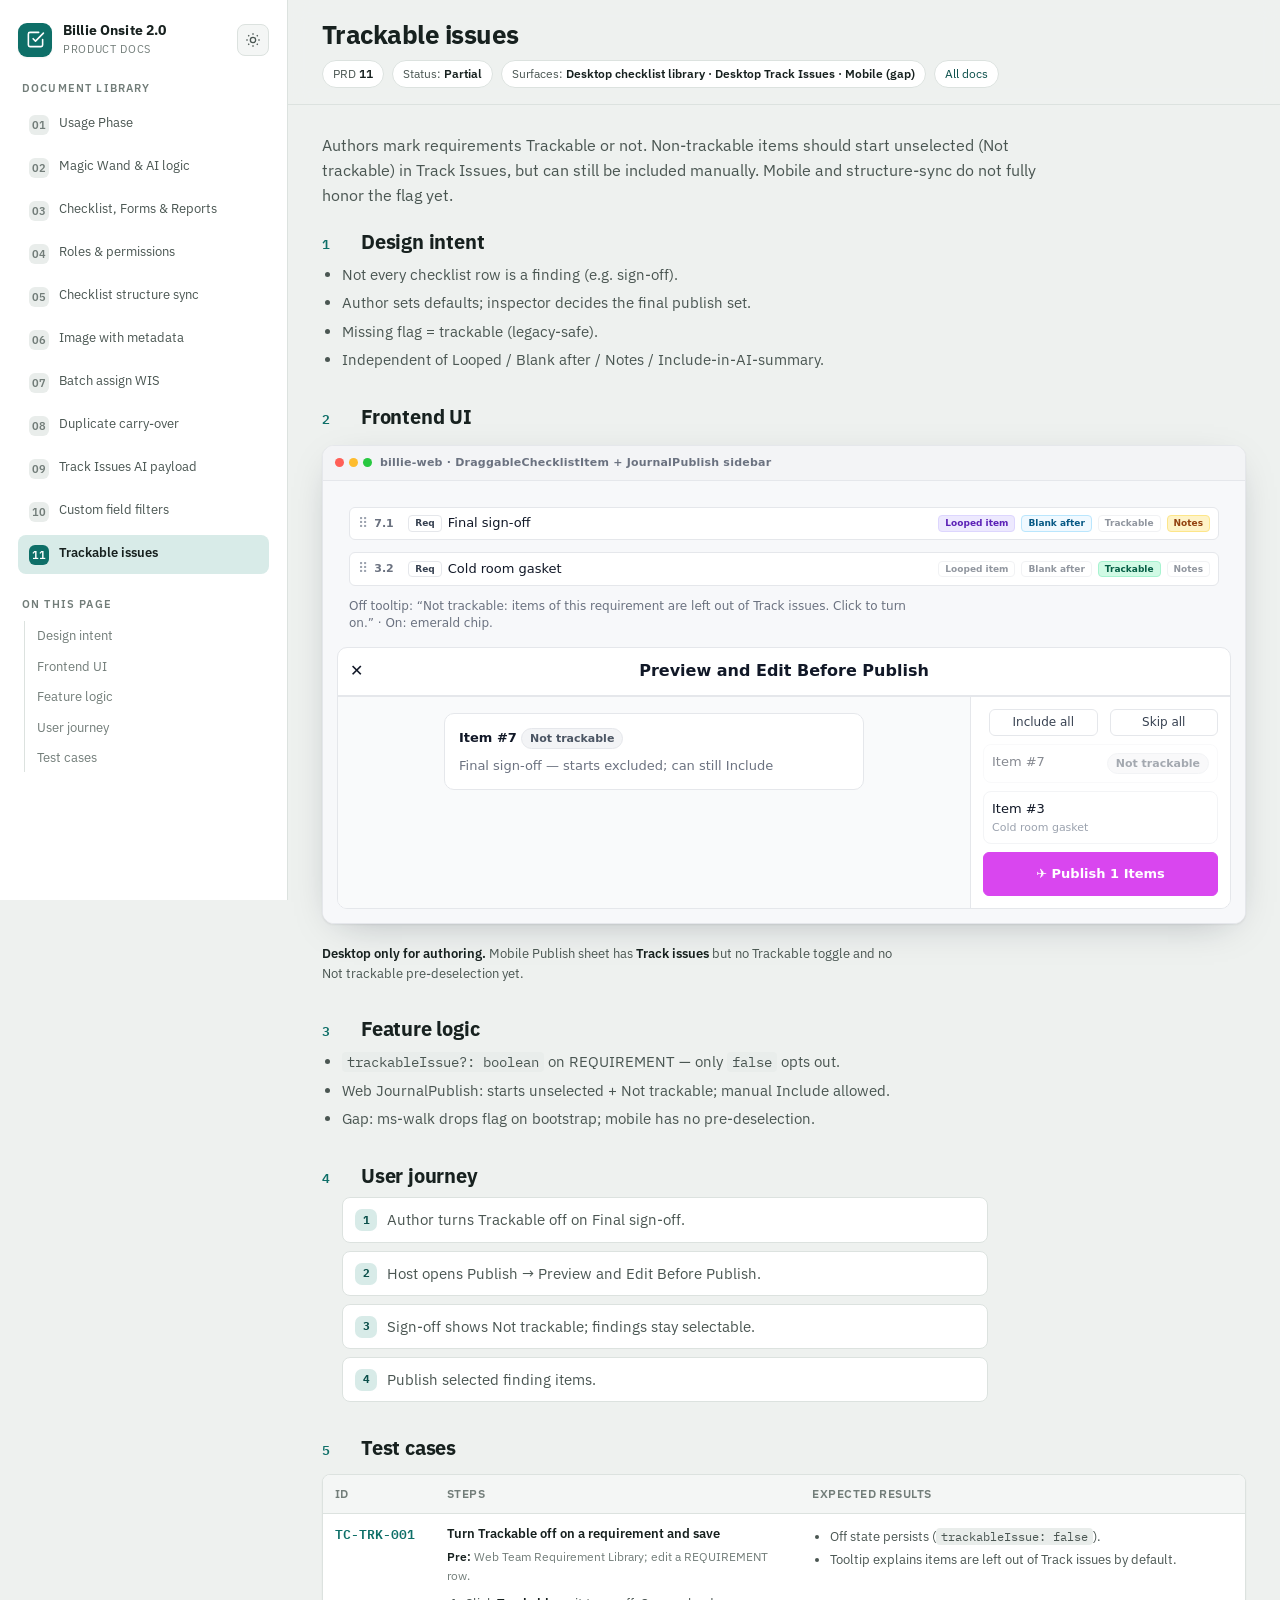
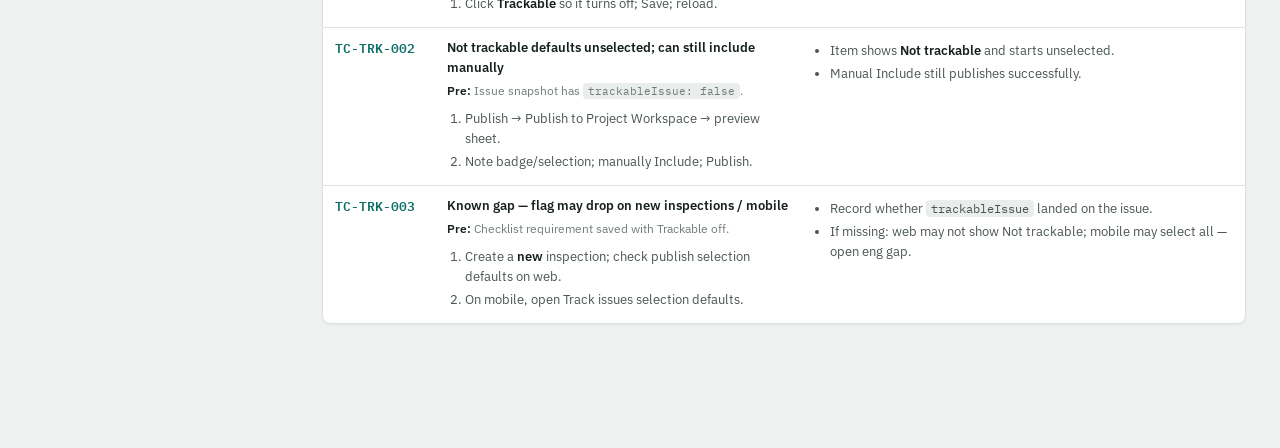
<file: PRD-Trackable-Issues.html>
<!doctype html>
<html lang="en">
<head>
<meta charset="utf-8">
<meta name="viewport" content="width=device-width, initial-scale=1">
<title>Trackable issues PRD — Billie Onsite</title>
<link rel="preconnect" href="https://fonts.googleapis.com">
<link rel="preconnect" href="https://fonts.gstatic.com" crossorigin>
<link rel="stylesheet" href="https://fonts.googleapis.com/css2?family=IBM+Plex+Sans:wght@400;500;600;700&family=IBM+Plex+Mono:wght@400;500;600&display=swap">
<link rel="stylesheet" href="feature-docs.css">
<link rel="stylesheet" href="app-ui.css">
</head>
<body>
<div class="app">

  <aside class="sidebar">
        <div class="brand">
      <a href="index.html" class="brand__home" aria-label="All product docs home" title="All docs">
        <span class="brand__mark" aria-hidden="true">
          <svg viewBox="0 0 24 24" fill="none" stroke="currentColor" stroke-width="2" stroke-linecap="round" stroke-linejoin="round">
            <path d="M9 11l3 3L22 4"/><path d="M21 12v7a2 2 0 0 1-2 2H5a2 2 0 0 1-2-2V5a2 2 0 0 1 2-2h11"/>
          </svg>
        </span>
        <span>
          <div class="brand__name">Billie Onsite 2.0</div>
          <div class="brand__sub">Product Docs</div>
        </span>
      </a>
      <button class="theme-toggle" id="themeBtn" aria-label="Toggle theme" title="Toggle theme">
        <svg viewBox="0 0 24 24" fill="none" stroke="currentColor" stroke-width="2"><circle cx="12" cy="12" r="4"/><path d="M12 2v2M12 20v2M4.9 4.9l1.4 1.4M17.7 17.7l1.4 1.4M2 12h2M20 12h2M4.9 19.1l1.4-1.4M17.7 6.3l1.4-1.4"/></svg>
      </button>
    </div>
    <div><p class="rail-label">Document library</p><ul class="doc-list"><li class="doc-item"><a href="Inspection-Usage-Phase-PRD.html"><span class="doc-item__idx">01</span><span>Usage Phase</span></a></li><li class="doc-item"><a href="Magic-Wand-AI-Logic.html"><span class="doc-item__idx">02</span><span>Magic Wand & AI logic</span></a></li><li class="doc-item"><a href="Checklist-Forms-Report-Templates-PRD.html"><span class="doc-item__idx">03</span><span>Checklist, Forms & Reports</span></a></li><li class="doc-item"><a href="PRD-Roles-Permissions.html"><span class="doc-item__idx">04</span><span>Roles & permissions</span></a></li><li class="doc-item"><a href="PRD-Checklist-Structure-Sync.html"><span class="doc-item__idx">05</span><span>Checklist structure sync</span></a></li><li class="doc-item"><a href="PRD-Image-With-Metadata.html"><span class="doc-item__idx">06</span><span>Image with metadata</span></a></li><li class="doc-item"><a href="PRD-Batch-Assign-WIS.html"><span class="doc-item__idx">07</span><span>Batch assign WIS</span></a></li><li class="doc-item"><a href="PRD-Duplicate-Carry-Over.html"><span class="doc-item__idx">08</span><span>Duplicate carry-over</span></a></li><li class="doc-item"><a href="PRD-Track-Issues-AI-Payload.html"><span class="doc-item__idx">09</span><span>Track Issues AI payload</span></a></li><li class="doc-item"><a href="PRD-Custom-Field-Filters.html"><span class="doc-item__idx">10</span><span>Custom field filters</span></a></li><li class="doc-item is-active"><a href="PRD-Trackable-Issues.html"><span class="doc-item__idx">11</span><span>Trackable issues</span></a></li></ul></div>
    <div><p class="rail-label">On this page</p><ul class="outline" id="outline"></ul></div>
  </aside>
  <div class="main">
    <div class="topbar"><div class="topbar__inner">
      <h1 class="doc-title">Trackable issues</h1>
      <div class="doc-meta">
        <span class="meta-chip">PRD <b>11</b></span>
        <span class="meta-chip">Status: <b>Partial</b></span>
        <span class="meta-chip">Surfaces: <b>Desktop checklist library · Desktop Track Issues · Mobile (gap)</b></span>
        <span class="meta-chip"><a href="index.html">All docs</a></span>
      </div>
    </div></div>
    <div class="content">
      <p class="lead">Authors mark requirements Trackable or not. Non-trackable items should start unselected (Not trackable) in Track Issues, but can still be included manually. Mobile and structure-sync do not fully honor the flag yet.</p>
      <div class="sec" id="s-1"><div class="sec__head"><span class="sec__num">1</span><h2>Design intent</h2></div><ul>
<li>Not every checklist row is a finding (e.g. sign-off).</li>
<li>Author sets defaults; inspector decides the final publish set.</li>
<li>Missing flag = trackable (legacy-safe).</li>
<li>Independent of Looped / Blank after / Notes / Include-in-AI-summary.</li>
</ul></div><div class="sec" id="s-2"><div class="sec__head"><span class="sec__num">2</span><h2>Frontend UI</h2></div>
<div class="app-mocks is-wide">
  <div class="desk">
    <div class="desk__chrome"><span class="desk__dots"><i class="r"></i><i class="y"></i><i class="g"></i></span> billie-web · DraggableChecklistItem + JournalPublish sidebar</div>
    <div class="desk__body" style="background:#f7f8fa;padding:14px">
      <div class="bw-req-row">
        <span class="bw-grip">⠿</span>
        <span class="bw-req-num">7.1</span>
        <span class="bw-chip tiny">Req</span>
        <span class="bw-req-title">Final sign-off</span>
        <span class="bw-chip tiny violet">Looped item</span>
        <span class="bw-chip tiny sky">Blank after</span>
        <span class="bw-chip tiny" style="opacity:.55">Trackable</span>
        <span class="bw-chip tiny amber">Notes</span>
      </div>
      <div class="bw-req-row">
        <span class="bw-grip">⠿</span>
        <span class="bw-req-num">3.2</span>
        <span class="bw-chip tiny">Req</span>
        <span class="bw-req-title">Cold room gasket</span>
        <span class="bw-chip tiny" style="opacity:.55">Looped item</span>
        <span class="bw-chip tiny" style="opacity:.55">Blank after</span>
        <span class="bw-chip tiny emerald">Trackable</span>
        <span class="bw-chip tiny" style="opacity:.55">Notes</span>
      </div>
      <p style="font-size:12px;color:#6b7280;margin:8px 12px 16px">Off tooltip: “Not trackable: items of this requirement are left out of Track issues. Click to turn on.” · On: emerald chip.</p>
      <div style="background:#fff;border:1px solid #e5e7eb;border-radius:10px;overflow:hidden">
        <div class="bw-sheet__head" style="font-size:16px"><span class="x">✕</span>Preview and Edit Before Publish</div>
        <div class="bw-sheet" style="min-height:200px">
          <div class="bw-sheet__preview">
            <div class="bw-item-card"><strong>Item #7</strong> <span class="bw-chip gray">Not trackable</span><div style="margin-top:8px;color:#6b7280;font-size:13px">Final sign-off — starts excluded; can still Include</div></div>
          </div>
          <div class="bw-sheet__side">
            <div style="display:flex;gap:6px"><span class="bw-btn outline sm" style="flex:1;justify-content:center">Include all</span><span class="bw-btn outline sm" style="flex:1;justify-content:center">Skip all</span></div>
            <div class="bw-side-row dim"><div style="display:flex;justify-content:space-between"><span>Item #7</span><span class="bw-chip gray">Not trackable</span></div></div>
            <div class="bw-side-row"><div style="display:flex;justify-content:space-between"><span>Item #3</span></div><div class="meta">Cold room gasket</div></div>
            <div style="margin-top:auto"><span class="bw-btn fuchsia full">✈ Publish 1 Items</span></div>
          </div>
        </div>
      </div>
    </div>
  </div>
</div>
<p class="ui-caption"><strong>Desktop only for authoring.</strong> Mobile Publish sheet has <strong>Track issues</strong> but no Trackable toggle and no Not trackable pre-deselection yet.</p>
</div><div class="sec" id="s-3"><div class="sec__head"><span class="sec__num">3</span><h2>Feature logic</h2></div><ul>
<li><code>trackableIssue?: boolean</code> on REQUIREMENT — only <code>false</code> opts out.</li>
<li>Web JournalPublish: starts unselected + Not trackable; manual Include allowed.</li>
<li>Gap: ms-walk drops flag on bootstrap; mobile has no pre-deselection.</li>
</ul></div><div class="sec" id="s-4"><div class="sec__head"><span class="sec__num">4</span><h2>User journey</h2></div><ol class="journey">
<li>Author turns Trackable off on Final sign-off.</li>
<li>Host opens Publish → Preview and Edit Before Publish.</li>
<li>Sign-off shows Not trackable; findings stay selectable.</li>
<li>Publish selected finding items.</li>
</ol></div><div class="sec" id="s-5"><div class="sec__head"><span class="sec__num">5</span><h2>Test cases</h2></div>
<div class="tbl-wrap"><table class="tc-table">
<thead><tr><th>ID</th><th>Steps</th><th>Expected results</th></tr></thead>
<tbody>
<tr>
<td class="tc-id">TC-TRK-001</td>
<td><p class="tc-title">Turn Trackable off on a requirement and save</p><p class="tc-pre"><strong>Pre:</strong> Web Team Requirement Library; edit a REQUIREMENT row.</p><ol><li>Click <strong>Trackable</strong> so it turns off; Save; reload.</li></ol></td>
<td><ul class="tc-exp"><li>Off state persists (<code>trackableIssue: false</code>).</li><li>Tooltip explains items are left out of Track issues by default.</li></ul></td>
</tr>
<tr>
<td class="tc-id">TC-TRK-002</td>
<td><p class="tc-title">Not trackable defaults unselected; can still include manually</p><p class="tc-pre"><strong>Pre:</strong> Issue snapshot has <code>trackableIssue: false</code>.</p><ol><li>Publish → Publish to Project Workspace → preview sheet.</li><li>Note badge/selection; manually Include; Publish.</li></ol></td>
<td><ul class="tc-exp"><li>Item shows <strong>Not trackable</strong> and starts unselected.</li><li>Manual Include still publishes successfully.</li></ul></td>
</tr>
<tr>
<td class="tc-id">TC-TRK-003</td>
<td><p class="tc-title">Known gap — flag may drop on new inspections / mobile</p><p class="tc-pre"><strong>Pre:</strong> Checklist requirement saved with Trackable off.</p><ol><li>Create a <strong>new</strong> inspection; check publish selection defaults on web.</li><li>On mobile, open Track issues selection defaults.</li></ol></td>
<td><ul class="tc-exp"><li>Record whether <code>trackableIssue</code> landed on the issue.</li><li>If missing: web may not show Not trackable; mobile may select all — open eng gap.</li></ul></td>
</tr>
</tbody></table></div></div>
    </div>
  </div>
</div>
<script>
(function () {
  const root = document.documentElement;
  const key = "billie-docs-theme";
  const saved = localStorage.getItem(key);
  if (saved === "light" || saved === "dark") root.setAttribute("data-theme", saved);
  const btn = document.getElementById("themeBtn");
  if (btn) btn.addEventListener("click", () => {
    const next = root.getAttribute("data-theme") === "dark" ? "light" : "dark";
    root.setAttribute("data-theme", next);
    localStorage.setItem(key, next);
  });
  const outline = document.getElementById("outline");
  if (outline) {
    document.querySelectorAll(".sec[id]").forEach((sec) => {
      const h = sec.querySelector("h2");
      if (!h) return;
      const li = document.createElement("li");
      const a = document.createElement("a");
      a.href = "#" + sec.id;
      a.textContent = h.textContent;
      li.appendChild(a);
      outline.appendChild(li);
    });
  }
})();
</script>
</body>
</html>
</file>
<file: feature-docs.css>
:root {
  --ground: #eef1ef;
  --surface: #ffffff;
  --surface-2: #f4f6f5;
  --surface-3: #e9edeb;
  --ink: #17211f;
  --ink-2: #4a5652;
  --ink-3: #727d79;
  --border: #dce2df;
  --border-strong: #c6cfca;
  --accent: #0e6f68;
  --accent-ink: #0a4f4a;
  --accent-soft: #d8ebe8;
  --ok: #1f7a45;
  --ok-soft: #dcefe1;
  --warn: #a9660f;
  --warn-soft: #f6e8d1;
  --gap: #b1382f;
  --gap-soft: #f5dbd6;
  --future: #2f5cae;
  --future-soft: #dde5f7;
  --open: #6a49bd;
  --open-soft: #e6ddf6;
  --shadow: 0 1px 2px rgba(20, 30, 28, 0.06), 0 8px 24px -14px rgba(20, 30, 28, 0.22);
  --shadow-sm: 0 1px 2px rgba(20, 30, 28, 0.05);
  --radius: 12px;
  --radius-sm: 8px;
  --mono: "IBM Plex Mono", ui-monospace, SFMono-Regular, Menlo, monospace;
  --sans: "IBM Plex Sans", system-ui, -apple-system, Segoe UI, Roboto, sans-serif;
}
@media (prefers-color-scheme: dark) {
  :root:not([data-theme="light"]) {
    --ground: #0d1312;
    --surface: #141c1a;
    --surface-2: #19221f;
    --surface-3: #212c29;
    --ink: #e9efec;
    --ink-2: #a7b2ae;
    --ink-3: #7b8681;
    --border: #26312e;
    --border-strong: #354441;
    --accent: #43b9af;
    --accent-ink: #7fd7cf;
    --accent-soft: #123331;
    --ok: #4fbf7d;
    --ok-soft: #12281c;
    --warn: #d69a3d;
    --warn-soft: #2a1f0d;
    --gap: #e06a60;
    --gap-soft: #2c1512;
    --future: #7099e8;
    --future-soft: #121d31;
    --open: #a488e6;
    --open-soft: #1b1430;
    --shadow: 0 1px 2px rgba(0, 0, 0, 0.4), 0 10px 30px -16px rgba(0, 0, 0, 0.7);
    --shadow-sm: 0 1px 2px rgba(0, 0, 0, 0.35);
  }
}
:root[data-theme="dark"] {
  --ground: #0d1312;
  --surface: #141c1a;
  --surface-2: #19221f;
  --surface-3: #212c29;
  --ink: #e9efec;
  --ink-2: #a7b2ae;
  --ink-3: #7b8681;
  --border: #26312e;
  --border-strong: #354441;
  --accent: #43b9af;
  --accent-ink: #7fd7cf;
  --accent-soft: #123331;
  --ok: #4fbf7d;
  --ok-soft: #12281c;
  --warn: #d69a3d;
  --warn-soft: #2a1f0d;
  --gap: #e06a60;
  --gap-soft: #2c1512;
  --future: #7099e8;
  --future-soft: #121d31;
  --open: #a488e6;
  --open-soft: #1b1430;
  --shadow: 0 1px 2px rgba(0, 0, 0, 0.4), 0 10px 30px -16px rgba(0, 0, 0, 0.7);
  --shadow-sm: 0 1px 2px rgba(0, 0, 0, 0.35);
}

* { box-sizing: border-box; }
body {
  margin: 0;
  background: var(--ground);
  color: var(--ink);
  font-family: var(--sans);
  line-height: 1.55;
  -webkit-font-smoothing: antialiased;
  font-size: 15px;
}
a { color: var(--accent-ink); text-decoration: none; }
a:hover { text-decoration: underline; }
:focus-visible {
  outline: 2px solid var(--accent);
  outline-offset: 2px;
  border-radius: 4px;
}

.app {
  display: grid;
  grid-template-columns: 288px minmax(0, 1fr);
  min-height: 100vh;
}
.sidebar {
  position: sticky;
  top: 0;
  height: 100vh;
  overflow: auto;
  background: var(--surface);
  border-right: 1px solid var(--border);
  padding: 22px 18px 40px;
  display: flex;
  flex-direction: column;
  gap: 22px;
}
.brand {
  display: flex;
  align-items: center;
  gap: 11px;
}
.brand__home {
  display: flex;
  align-items: center;
  gap: 11px;
  min-width: 0;
  color: inherit;
  text-decoration: none;
  border-radius: 10px;
  margin: -4px;
  padding: 4px;
}
.brand__home:hover {
  text-decoration: none;
  color: inherit;
  background: var(--surface-2);
}
.brand__home:focus-visible {
  outline: 2px solid var(--accent);
  outline-offset: 2px;
}
.brand__mark {
  width: 34px;
  height: 34px;
  border-radius: 9px;
  background: var(--accent);
  color: #fff;
  display: grid;
  place-items: center;
  flex: none;
  box-shadow: var(--shadow-sm);
  pointer-events: none;
}
.brand__mark svg { width: 19px; height: 19px; }
.brand__name {
  font-weight: 700;
  font-size: 14px;
  letter-spacing: 0.01em;
  line-height: 1.2;
  color: var(--ink);
}
.brand__sub {
  font-size: 11px;
  color: var(--ink-3);
  letter-spacing: 0.06em;
  text-transform: uppercase;
  margin-top: 2px;
}
.theme-toggle {
  margin-left: auto;
  width: 32px;
  height: 32px;
  border: 1px solid var(--border);
  background: var(--surface-2);
  border-radius: 8px;
  color: var(--ink-2);
  cursor: pointer;
  display: grid;
  place-items: center;
  padding: 0;
}
.theme-toggle svg { width: 16px; height: 16px; }

.rail-label {
  font-size: 10.5px;
  letter-spacing: 0.11em;
  text-transform: uppercase;
  color: var(--ink-3);
  font-weight: 600;
  margin: 0 0 9px 4px;
}
.doc-list {
  list-style: none;
  margin: 0;
  padding: 0;
  display: flex;
  flex-direction: column;
  gap: 4px;
}
.doc-item a,
.doc-item > span {
  display: flex;
  gap: 10px;
  align-items: flex-start;
  padding: 9px 11px;
  border-radius: var(--radius-sm);
  color: var(--ink-2);
  font-size: 13px;
  line-height: 1.35;
  text-decoration: none;
  width: 100%;
}
.doc-item a:hover { background: var(--surface-2); text-decoration: none; }
.doc-item.is-active a,
.doc-item.is-active > span {
  background: var(--accent-soft);
  color: var(--ink);
  font-weight: 600;
}
.doc-item.is-active .doc-item__idx {
  background: var(--accent);
  color: #fff;
}
.doc-item__idx {
  width: 20px;
  height: 20px;
  border-radius: 6px;
  background: var(--surface-3);
  color: var(--ink-3);
  font-size: 11px;
  font-weight: 600;
  display: grid;
  place-items: center;
  flex: none;
  margin-top: 1px;
}
.doc-item__meta {
  display: block;
  font-size: 11px;
  color: var(--ink-3);
  font-weight: 500;
  margin-top: 2px;
}

.outline {
  list-style: none;
  margin: 0;
  padding: 0;
  display: flex;
  flex-direction: column;
  gap: 1px;
  border-left: 1px solid var(--border);
  margin-left: 6px;
}
.outline a {
  display: block;
  padding: 5px 10px 5px 12px;
  font-size: 12.5px;
  color: var(--ink-3);
  border-radius: 0 6px 6px 0;
}
.outline a:hover {
  color: var(--ink);
  background: var(--surface-2);
  text-decoration: none;
}

.main { min-width: 0; }
.topbar {
  position: sticky;
  top: 0;
  z-index: 5;
  background: color-mix(in srgb, var(--ground) 88%, transparent);
  backdrop-filter: blur(10px);
  border-bottom: 1px solid var(--border);
}
.topbar__inner { padding: 20px 34px 16px; max-width: 1080px; }
.doc-title {
  margin: 0 0 10px;
  font-size: 26px;
  font-weight: 700;
  letter-spacing: -0.02em;
  line-height: 1.15;
}
.doc-meta {
  display: flex;
  flex-wrap: wrap;
  gap: 8px;
}
.meta-chip {
  font-size: 12px;
  color: var(--ink-2);
  background: var(--surface);
  border: 1px solid var(--border);
  border-radius: 999px;
  padding: 4px 10px;
}
.meta-chip b { color: var(--ink); font-weight: 600; }

.content {
  max-width: 1080px;
  margin: 0 auto;
  padding: 28px 34px 90px;
  width: 100%;
}

.lead {
  font-size: 16px;
  color: var(--ink-2);
  max-width: 74ch;
  margin: 0 0 22px;
}
.sec {
  margin: 0 0 34px;
  scroll-margin-top: 120px;
}
.sec__head {
  display: flex;
  gap: 13px;
  align-items: baseline;
  margin-bottom: 6px;
}
.sec__num {
  font-family: var(--mono);
  font-size: 13px;
  font-weight: 600;
  color: var(--accent);
  flex: none;
  min-width: 26px;
}
.sec h2 {
  font-size: 20px;
  font-weight: 700;
  letter-spacing: -0.01em;
  margin: 0;
  line-height: 1.2;
}
.sec h3 {
  font-size: 15.5px;
  font-weight: 600;
  margin: 22px 0 8px;
  color: var(--ink);
}
.sec p {
  margin: 9px 0;
  color: var(--ink-2);
  max-width: 74ch;
}
.sec p strong,
.sec li strong { color: var(--ink); font-weight: 600; }
.sec ul, .sec ol {
  margin: 9px 0;
  padding-left: 20px;
  color: var(--ink-2);
  max-width: 74ch;
}
.sec li { margin: 5px 0; }
.sec code, .meta-chip code, td code, li code, p code {
  font-family: var(--mono);
  font-size: 0.9em;
  background: var(--surface-3);
  padding: 1px 5px;
  border-radius: 4px;
}
em {
  color: var(--ink);
  font-style: normal;
  font-weight: 600;
  background: var(--accent-soft);
  padding: 0 4px;
  border-radius: 4px;
  font-size: 0.94em;
}
.divider {
  height: 1px;
  background: var(--border);
  border: none;
  margin: 34px 0;
}

.callout {
  border: 1px solid var(--border);
  border-left: 3px solid var(--accent);
  background: var(--surface);
  border-radius: var(--radius-sm);
  padding: 13px 16px;
  margin: 14px 0;
  font-size: 13.5px;
  color: var(--ink-2);
  max-width: 74ch;
}
.callout.is-warn { border-left-color: var(--warn); }
.callout.is-open { border-left-color: var(--open); }
.callout .co-label {
  font-size: 11px;
  letter-spacing: 0.08em;
  text-transform: uppercase;
  font-weight: 700;
  color: var(--ink);
  display: block;
  margin-bottom: 3px;
}
.callout.is-warn .co-label { color: var(--warn); }
.callout.is-open .co-label { color: var(--open); }

.pill {
  display: inline-flex;
  align-items: center;
  gap: 5px;
  font-size: 11.5px;
  font-weight: 600;
  line-height: 1;
  padding: 4px 9px;
  border-radius: 999px;
  white-space: nowrap;
}
.pill::before {
  content: "";
  width: 6px;
  height: 6px;
  border-radius: 50%;
  background: currentColor;
  opacity: 0.9;
}
.pill--ok { background: var(--ok-soft); color: var(--ok); }
.pill--warn { background: var(--warn-soft); color: var(--warn); }
.pill--gap { background: var(--gap-soft); color: var(--gap); }
.pill--future { background: var(--future-soft); color: var(--future); }
.pill--open { background: var(--open-soft); color: var(--open); }

.tbl-wrap {
  overflow-x: auto;
  margin: 14px 0;
  border: 1px solid var(--border);
  border-radius: var(--radius-sm);
  background: var(--surface);
  box-shadow: var(--shadow-sm);
}
table {
  width: 100%;
  border-collapse: collapse;
  font-size: 13.5px;
}
th, td {
  text-align: left;
  padding: 10px 12px;
  border-bottom: 1px solid var(--border);
  vertical-align: top;
}
th {
  background: var(--surface-2);
  font-size: 11.5px;
  letter-spacing: 0.04em;
  text-transform: uppercase;
  color: var(--ink-3);
  font-weight: 600;
}
tr:last-child td { border-bottom: none; }
.td-key { font-weight: 600; color: var(--ink); white-space: nowrap; }
td.yes { color: var(--ok); font-weight: 600; }
td.no { color: var(--ink-3); }

.pre-block {
  background: var(--surface);
  border: 1px solid var(--border);
  border-radius: var(--radius-sm);
  padding: 14px 16px;
  overflow-x: auto;
  font-family: var(--mono);
  font-size: 12.5px;
  line-height: 1.5;
  color: var(--ink-2);
  margin: 12px 0;
  max-width: 74ch;
}

.hub-grid {
  display: grid;
  grid-template-columns: repeat(auto-fill, minmax(260px, 1fr));
  gap: 14px;
  margin: 18px 0 36px;
}
.hub-card {
  display: block;
  background: var(--surface);
  border: 1px solid var(--border);
  border-radius: var(--radius);
  padding: 18px 18px 16px;
  box-shadow: var(--shadow-sm);
  color: inherit;
  text-decoration: none;
  transition: border-color 0.15s, box-shadow 0.15s;
}
.hub-card:hover {
  border-color: var(--accent);
  box-shadow: var(--shadow);
  text-decoration: none;
}
.hub-card__n {
  font-family: var(--mono);
  font-size: 12px;
  font-weight: 600;
  color: var(--accent);
  margin-bottom: 6px;
}
.hub-card__title {
  font-size: 16px;
  font-weight: 700;
  margin: 0 0 6px;
  letter-spacing: -0.01em;
}
.hub-card__desc {
  font-size: 13px;
  color: var(--ink-2);
  margin: 0;
  line-height: 1.45;
}

.ui-grid {
  display: grid;
  grid-template-columns: repeat(auto-fit, minmax(280px, 1fr));
  gap: 14px;
  margin: 14px 0 18px;
  max-width: 980px;
}
.ui-frame {
  background: var(--surface);
  border: 1px solid var(--border);
  border-radius: var(--radius);
  box-shadow: var(--shadow-sm);
  overflow: hidden;
}
.ui-frame__bar {
  display: flex;
  align-items: center;
  gap: 8px;
  padding: 9px 12px;
  background: var(--surface-2);
  border-bottom: 1px solid var(--border);
  font-size: 11.5px;
  font-weight: 600;
  color: var(--ink-3);
  letter-spacing: 0.04em;
  text-transform: uppercase;
}
.ui-frame__bar .dot {
  width: 8px;
  height: 8px;
  border-radius: 50%;
  background: var(--border-strong);
}
.ui-frame__bar .dot.g { background: #6bbf8a; }
.ui-frame__bar .dot.y { background: #d6b35c; }
.ui-frame__bar .dot.r { background: #d67a72; }
.ui-frame__body {
  padding: 14px 14px 16px;
  font-size: 13px;
  color: var(--ink-2);
}
.ui-frame.is-mobile {
  max-width: 340px;
}
.ui-frame.is-mobile .ui-frame__body {
  min-height: 220px;
}
.ui-label {
  font-size: 11px;
  font-weight: 700;
  letter-spacing: 0.06em;
  text-transform: uppercase;
  color: var(--ink-3);
  margin: 0 0 8px;
}
.ui-row {
  display: flex;
  align-items: center;
  gap: 8px;
  flex-wrap: wrap;
  margin: 6px 0;
}
.ui-btn {
  display: inline-flex;
  align-items: center;
  gap: 6px;
  padding: 7px 11px;
  border-radius: 8px;
  border: 1px solid var(--border);
  background: var(--surface-2);
  color: var(--ink);
  font-size: 12.5px;
  font-weight: 600;
}
.ui-btn.is-primary {
  background: var(--accent);
  border-color: var(--accent);
  color: #fff;
}
.ui-btn.is-ghost {
  background: transparent;
}
.ui-badge {
  display: inline-flex;
  align-items: center;
  padding: 3px 8px;
  border-radius: 999px;
  font-size: 11px;
  font-weight: 600;
  background: var(--accent-soft);
  color: var(--accent-ink);
}
.ui-badge.is-warn { background: var(--warn-soft); color: var(--warn); }
.ui-badge.is-muted { background: var(--surface-3); color: var(--ink-3); }
.ui-badge.is-ok { background: var(--ok-soft); color: var(--ok); }
.ui-panel {
  border: 1px solid var(--border);
  border-radius: 10px;
  padding: 10px 12px;
  background: var(--surface-2);
  margin: 8px 0;
}
.ui-panel strong { color: var(--ink); }
.ui-muted { color: var(--ink-3); font-size: 12px; }
.ui-field {
  border: 1px dashed var(--border-strong);
  border-radius: 8px;
  padding: 10px;
  margin: 6px 0;
  background: var(--surface);
}
.ui-banner {
  border-radius: 8px;
  padding: 9px 11px;
  background: var(--warn-soft);
  color: var(--warn);
  font-size: 12.5px;
  font-weight: 500;
  margin: 8px 0;
}
.journey {
  list-style: none;
  margin: 12px 0;
  padding: 0;
  max-width: 74ch;
  counter-reset: j;
}
.journey li {
  position: relative;
  padding: 10px 12px 10px 44px;
  margin: 0 0 8px;
  background: var(--surface);
  border: 1px solid var(--border);
  border-radius: var(--radius-sm);
  color: var(--ink-2);
  counter-increment: j;
}
.journey li::before {
  content: counter(j);
  position: absolute;
  left: 12px;
  top: 11px;
  width: 22px;
  height: 22px;
  border-radius: 7px;
  background: var(--accent-soft);
  color: var(--accent-ink);
  font-family: var(--mono);
  font-size: 11px;
  font-weight: 700;
  display: grid;
  place-items: center;
}
.tc-id {
  font-family: var(--mono);
  font-size: 12px;
  font-weight: 600;
  color: var(--accent);
  white-space: nowrap;
}
.tc-table th:nth-child(1) { width: 7rem; }
.tc-table td { font-size: 13px; }
.tc-table .tc-title { font-weight: 600; color: var(--ink); margin: 0 0 4px; }
.tc-table .tc-pre {
  font-size: 12px;
  color: var(--ink-3);
  margin: 0 0 8px;
}
.tc-table ol {
  margin: 0;
  padding-left: 18px;
  max-width: none;
  color: var(--ink-2);
}
.tc-table ol li { margin: 3px 0; }
.tc-table .tc-exp {
  margin: 0;
  padding-left: 18px;
  color: var(--ink-2);
  max-width: none;
}
.tc-table .tc-exp li { margin: 3px 0; }

@media (max-width: 860px) {
  .app { grid-template-columns: 1fr; }
  .sidebar {
    position: relative;
    height: auto;
    border-right: none;
    border-bottom: 1px solid var(--border);
  }
  .topbar__inner, .content { padding-left: 18px; padding-right: 18px; }
}
</file>
<file: app-ui.css>
/* Realistic Billie web + mobile UI chrome for PRD mockups */

.app-mocks {
  display: grid;
  grid-template-columns: repeat(auto-fit, minmax(320px, 1fr));
  gap: 18px;
  margin: 16px 0 20px;
  max-width: 1100px;
}
.app-mocks.is-wide {
  grid-template-columns: 1fr;
}

/* ---- Desktop window ---- */
.desk {
  background: #fff;
  border: 1px solid #e5e7eb;
  border-radius: 12px;
  box-shadow: 0 10px 40px -18px rgba(15, 23, 42, 0.35), 0 1px 2px rgba(15, 23, 42, 0.06);
  overflow: hidden;
  font-family: ui-sans-serif, system-ui, -apple-system, "Segoe UI", Roboto, "Helvetica Neue", Arial, sans-serif;
  color: #111827;
  font-size: 13px;
  line-height: 1.4;
}
.desk__chrome {
  display: flex;
  align-items: center;
  gap: 8px;
  padding: 9px 12px;
  background: #f3f4f6;
  border-bottom: 1px solid #e5e7eb;
  font-size: 11px;
  font-weight: 600;
  color: #6b7280;
  letter-spacing: 0.02em;
}
.desk__dots { display: flex; gap: 5px; }
.desk__dots i {
  width: 9px; height: 9px; border-radius: 50%; display: block;
}
.desk__dots .r { background: #ff5f57; }
.desk__dots .y { background: #febc2e; }
.desk__dots .g { background: #28c840; }
.desk__body { background: #fff; }

/* Web tokens */
.bw-primary { background: #0047ff; color: #fff; }
.bw-primary-text { color: #0047ff; }
.bw-indigo { color: #4f46e5; }
.bw-btn {
  display: inline-flex; align-items: center; gap: 6px;
  border-radius: 6px; padding: 6px 12px; font-size: 13px; font-weight: 500;
  border: 1px solid #e5e7eb; background: #fff; color: #374151; cursor: default;
}
.bw-btn.primary { background: #0047ff; border-color: #0047ff; color: #fff; }
.bw-btn.outline { background: #fff; }
.bw-btn.ghost { border-color: transparent; background: transparent; }
.bw-btn.sm { padding: 4px 8px; font-size: 12px; }
.bw-btn.fuchsia { background: #d946ef; border-color: #d946ef; color: #fff; }
.bw-btn.full { width: 100%; justify-content: center; height: 44px; font-weight: 600; }
.bw-chip {
  display: inline-flex; align-items: center; gap: 3px;
  border-radius: 999px; padding: 2px 8px; font-size: 11px; font-weight: 600;
  border: 1px solid #e5e7eb; background: #fff; color: #374151;
}
.bw-chip.sky { background: #f0f9ff; border-color: #bae6fd; color: #075985; }
.bw-chip.emerald { background: #d1fae5; border-color: #a7f3d0; color: #065f46; }
.bw-chip.violet { background: #ede9fe; border-color: #ddd6fe; color: #5b21b6; }
.bw-chip.amber { background: #fef3c7; border-color: #fde68a; color: #92400e; }
.bw-chip.gray { background: #f3f4f6; border-color: #e5e7eb; color: #4b5563; }
.bw-chip.tiny { font-size: 9px; padding: 1px 6px; border-radius: 4px; }

/* Web dropdown (Journal Access) */
.bw-dd {
  width: 100%; max-width: 400px; margin: 16px auto;
  border: 1px solid #e5e7eb; border-radius: 8px; box-shadow: 0 10px 15px -3px rgba(0,0,0,.1);
  background: #fff; padding: 16px;
}
.bw-dd h3 { margin: 0 0 12px; font-size: 20px; font-weight: 600; color: #111827; }
.bw-dd .sec-label { font-size: 13px; font-weight: 500; color: #374151; margin: 14px 0 8px; padding: 0 8px; }
.bw-search {
  display: flex; gap: 8px; align-items: center; margin-bottom: 4px;
}
.bw-search input, .bw-input {
  flex: 1; border: 1px solid #e5e7eb; border-radius: 6px; padding: 8px 10px 8px 32px;
  font-size: 13px; color: #9ca3af; background: #fff url("data:image/svg+xml,%3Csvg xmlns='http://www.w3.org/2000/svg' width='14' height='14' fill='none' stroke='%239ca3af' stroke-width='2'%3E%3Ccircle cx='6' cy='6' r='4'/%3E%3Cpath d='M10 10l3 3'/%3E%3C/svg%3E") 10px center no-repeat;
}
.bw-member {
  display: flex; align-items: center; gap: 10px; padding: 8px;
  border-radius: 6px;
}
.bw-avatar {
  width: 32px; height: 32px; border-radius: 50%; background: #0047ff; color: #fff;
  display: grid; place-items: center; font-size: 12px; font-weight: 600; flex: none;
}
.bw-avatar.stack {
  width: 32px; height: 32px; border: 2px solid #fff; margin-left: -8px;
  box-shadow: 0 0 0 1px #e5e7eb;
}
.bw-member .name { font-size: 13px; font-weight: 500; color: #111827; }
.bw-member .role { font-size: 12px; color: #6b7280; display: flex; align-items: center; gap: 4px; }
.bw-crown { color: #f59e0b; font-size: 11px; }

/* Web form card */
.bw-form-card {
  margin: 16px; border-radius: 12px; border: 1px solid #e5e7eb; background: rgba(249,250,251,.7); overflow: hidden;
}
.bw-form-head {
  display: flex; align-items: center; justify-content: space-between; gap: 8px;
  background: #fff; border-bottom: 1px solid #e5e7eb; padding: 10px 16px;
}
.bw-form-head .title { display: flex; align-items: center; gap: 8px; font-weight: 600; font-size: 13px; }
.bw-form-head .title svg, .bw-ico { width: 16px; height: 16px; color: #4f46e5; }
.bw-amber-banner {
  background: rgba(255,251,235,.9); border-bottom: 1px solid #fde68a;
  padding: 8px 16px; font-size: 12px; color: #92400e;
}
.bw-form-fields { padding: 12px 16px; opacity: .6; }
.bw-field-row { display: grid; grid-template-columns: 120px 1fr; gap: 12px; padding: 10px 0; border-bottom: 1px solid #f3f4f6; }
.bw-field-row:last-child { border-bottom: 0; }
.bw-field-row label { font-size: 12px; color: #6b7280; font-weight: 500; }
.bw-field-row .box { height: 32px; border: 1px solid #e5e7eb; border-radius: 6px; background: #f9fafb; }

/* Builder 3-col */
.bw-builder {
  display: grid; grid-template-columns: 160px 1fr 220px; min-height: 280px; background: #f7f8fa;
}
.bw-builder aside {
  border-right: 1px solid #e5e7eb; padding: 12px; background: #fff;
}
.bw-builder aside.right { border-right: 0; border-left: 1px solid #e5e7eb; }
.bw-builder .mid { padding: 12px; }
.bw-type-btn {
  display: flex; align-items: center; gap: 8px; width: 100%;
  padding: 8px; border-radius: 6px; border: 1px solid #e5e7eb; background: #fff;
  font-size: 12px; font-weight: 500; margin-bottom: 6px;
}
.bw-type-btn.active { border-color: #99f6e4; background: #f0fdfa; }
.bw-field-card {
  border: 1px solid #e5e7eb; border-radius: 8px; background: #fff; padding: 12px; margin-bottom: 10px;
}
.bw-teal-box {
  border: 1px solid #99f6e4; background: rgba(240,253,250,.4); border-radius: 6px; padding: 8px; margin-top: 8px;
}
.bw-teal-dash {
  border: 1px dashed #5eead4; background: #fff; border-radius: 6px; padding: 16px;
  display: flex; flex-direction: column; align-items: center; gap: 4px; color: #0f766e; font-size: 12px; font-weight: 500;
}
.bw-teal-meta {
  border-left: 2px solid #99f6e4; padding-left: 8px; margin-top: 8px;
}
.bw-teal-meta .cap {
  font-size: 10px; font-weight: 700; letter-spacing: .06em; text-transform: uppercase; color: rgba(17,94,89,.8); margin-bottom: 6px;
}
.bw-sky-box {
  border: 1px solid #e0f2fe; background: rgba(240,249,255,.4); border-radius: 6px;
  padding: 10px; display: flex; justify-content: space-between; gap: 10px; align-items: flex-start;
}
.bw-switch {
  width: 36px; height: 20px; border-radius: 999px; background: #0047ff; position: relative; flex: none;
}
.bw-switch::after {
  content: ""; position: absolute; top: 2px; right: 2px; width: 16px; height: 16px;
  border-radius: 50%; background: #fff;
}
.bw-switch.off { background: #d1d5db; }
.bw-switch.off::after { left: 2px; right: auto; }

/* Photo answers */
.bw-photo-card {
  border: 1px solid #e5e7eb; border-radius: 8px; padding: 12px; display: flex; gap: 12px; margin: 12px;
}
.bw-thumb {
  width: 96px; height: 96px; border-radius: 8px; background: linear-gradient(135deg,#dbeafe,#e0e7ff);
  flex: none; position: relative;
}
.bw-wand {
  width: 28px; height: 28px; border-radius: 50%; border: 1px solid #6366f1; color: #4f46e5;
  display: grid; place-items: center; font-size: 12px; background: #fff;
}
.bw-notes-cap { font-size: 11px; font-weight: 600; letter-spacing: .06em; text-transform: uppercase; color: #9ca3af; }

/* Batch assign layout */
.bw-batch {
  display: grid; grid-template-columns: 1.4fr 1fr; min-height: 300px;
}
.bw-batch .main { padding: 16px; background: #f9fafb; border-right: 1px solid #e5e7eb; }
.bw-batch .panel { padding: 16px 20px; background: #fff; }
.bw-batch h2 { margin: 0 0 4px; font-size: 22px; font-weight: 700; color: #111827; }
.bw-batch .panel h2 { color: #4f46e5; font-size: 20px; }
.bw-batch .sub { color: #6b7280; font-size: 13px; margin: 0 0 14px; }
.bw-card-sel {
  border: 2px solid #0047ff; background: #eff6ff; border-radius: 8px; padding: 10px 12px; margin-bottom: 8px;
  display: flex; gap: 8px; align-items: flex-start;
}
.bw-card {
  border: 1px solid #e5e7eb; background: #fff; border-radius: 8px; padding: 10px 12px; margin-bottom: 8px;
}
.bw-check {
  width: 16px; height: 16px; border-radius: 3px; border: 1px solid #0047ff; background: #0047ff;
  color: #fff; font-size: 10px; display: grid; place-items: center; flex: none; margin-top: 2px;
}
.bw-check.off { background: #fff; border-color: #d1d5db; color: transparent; }

/* Alert dialog */
.bw-modal-backdrop {
  background: rgba(0,0,0,.55); padding: 28px 16px; display: flex; justify-content: center;
}
.bw-dialog {
  width: 100%; max-width: 420px; background: #fff; border-radius: 10px; padding: 20px;
  box-shadow: 0 25px 50px -12px rgba(0,0,0,.35);
}
.bw-dialog h3 { margin: 0 0 8px; font-size: 18px; font-weight: 600; }
.bw-dialog p { margin: 0 0 18px; font-size: 13px; color: #4b5563; }
.bw-dialog .footer { display: flex; justify-content: flex-end; gap: 8px; }

/* Publish options dialog */
.bw-pub {
  max-width: 360px; margin: 16px auto; border: 1px solid #e5e7eb; border-radius: 10px; overflow: hidden; background: #fff;
}
.bw-pub__bar {
  display: flex; align-items: center; justify-content: space-between;
  padding: 14px 20px; border-bottom: 1px solid #e5e7eb; font-size: 16px; font-weight: 600;
}
.bw-pub__body { padding: 14px 16px; display: flex; flex-direction: column; gap: 8px; }
.bw-opt {
  display: flex; gap: 12px; align-items: flex-start; padding: 12px; border: 2px solid #e5e7eb;
  border-radius: 10px; background: #fff;
}
.bw-opt.on { border-color: #3b82f6; background: rgba(239,246,255,.6); }
.bw-radio {
  width: 16px; height: 16px; border-radius: 50%; border: 2px solid #d1d5db; margin-top: 2px; flex: none;
}
.bw-opt.on .bw-radio { border-color: #0047ff; box-shadow: inset 0 0 0 3px #0047ff; }
.bw-opt .t { font-weight: 600; font-size: 13px; }
.bw-opt .d { font-size: 12px; color: #6b7280; margin-top: 2px; }
.bw-pub__foot {
  padding: 12px 16px; border-top: 1px solid #e5e7eb; display: flex; justify-content: flex-end;
}

/* Journal publish sheet */
.bw-sheet {
  display: grid; grid-template-columns: 1fr 260px; min-height: 320px; border-top: 1px solid #e5e7eb;
}
.bw-sheet__head {
  grid-column: 1 / -1; display: flex; align-items: center; justify-content: center;
  position: relative; padding: 12px 16px; border-bottom: 1px solid #e5e7eb;
  font-size: 18px; font-weight: 600;
}
.bw-sheet__head .x { position: absolute; left: 12px; }
.bw-sheet__preview { padding: 16px; background: #f9fafb; }
.bw-sheet__side { border-left: 1px solid #e5e7eb; padding: 12px; display: flex; flex-direction: column; gap: 8px; background: #fff; }
.bw-item-card {
  max-width: 420px; margin: 0 auto 12px; background: #fff; border: 1px solid #e5e7eb;
  border-radius: 10px; padding: 14px;
}
.bw-side-row {
  display: flex; flex-direction: column; gap: 2px; padding: 8px; border-radius: 8px;
  border: 1px solid #f3f4f6;
}
.bw-side-row.dim { opacity: .5; }
.bw-side-row .meta { font-size: 11px; color: #9ca3af; }

/* Filter dialog */
.bw-filter {
  border: 1px solid #e5e7eb; border-radius: 12px; overflow: hidden; background: #fff; margin: 12px;
}
.bw-filter__head {
  display: flex; align-items: center; gap: 8px; padding: 14px 20px; border-bottom: 1px solid #e5e7eb;
  font-size: 16px; font-weight: 600;
}
.bw-filter__cols {
  display: grid; grid-template-columns: repeat(3, 1fr); min-height: 220px; border-bottom: 1px solid #e5e7eb;
}
.bw-filter__col { padding: 14px; border-right: 1px solid #f3f4f6; }
.bw-filter__col:last-child { border-right: 0; }
.bw-filter__col h4 {
  display: flex; align-items: center; gap: 6px; margin: 0 0 10px; font-size: 14px; font-weight: 600;
}
.bw-filter__col .group { font-size: 12px; color: #6b7280; margin: 10px 0 6px; }
.bw-filter__foot {
  display: flex; justify-content: space-between; padding: 12px 16px;
}
.bw-filter__foot .right { display: flex; gap: 8px; }
.bw-btn.pill { border-radius: 999px; padding: 6px 16px; }

/* Checklist requirement row */
.bw-req-row {
  display: flex; align-items: center; gap: 6px; flex-wrap: wrap;
  border: 1px solid #e5e7eb; border-radius: 6px; padding: 6px 8px; margin: 12px; background: #fff;
}
.bw-grip { color: #9ca3af; font-size: 14px; }
.bw-req-num { font-size: 11px; font-weight: 600; color: #6b7280; min-width: 28px; }
.bw-req-title { font-size: 13px; font-weight: 500; flex: 1; min-width: 120px; }

/* ---- Mobile phone ---- */
.phone {
  width: 100%; max-width: 340px; margin: 0 auto;
  background: #111;
  border-radius: 36px;
  padding: 10px;
  box-shadow: 0 20px 50px -20px rgba(0,0,0,.45);
  font-family: ui-sans-serif, system-ui, -apple-system, "Segoe UI", Roboto, sans-serif;
}
.phone__notch {
  width: 110px; height: 22px; background: #111; border-radius: 0 0 14px 14px; margin: 0 auto 6px;
}
.phone__screen {
  background: #fff; border-radius: 28px; overflow: hidden; min-height: 480px;
  color: #1f1f1f; font-size: 14px; position: relative;
}
.phone__label {
  text-align: center; font-size: 10px; font-weight: 700; letter-spacing: .08em;
  text-transform: uppercase; color: #9ca3af; margin: 8px 0 0; font-family: var(--sans, system-ui);
}

.bm-primary { background: #0030da; color: #fff; }
.bm-primary-text { color: #0030da; }
.bm-bg { background: #f2f2f1; }
.bm-overlay { background: #eff3ff; }

.bm-sheet {
  position: absolute; left: 0; right: 0; bottom: 0; top: 18%;
  background: #fff; border-radius: 16px 16px 0 0;
  box-shadow: 0 -8px 30px rgba(0,0,0,.12);
  display: flex; flex-direction: column;
}
.bm-handle {
  width: 36px; height: 5px; border-radius: 2.5px; background: #d1d5db;
  margin: 8px auto 0;
}
.bm-sheet__title {
  font-size: 20px; font-weight: 700; padding: 14px 20px 10px; color: #1f1f1f;
}
.bm-sheet__body { padding: 0 20px; flex: 1; overflow: auto; }
.bm-sheet__foot {
  border-top: 1px solid #e5e7eb; padding: 12px 20px 20px;
}
.bm-cta {
  display: flex; align-items: center; justify-content: center;
  min-height: 50px; border-radius: 12px; background: #0030da; color: #fff;
  font-size: 17px; font-weight: 600; width: 100%;
}
.bm-option {
  border: 1px solid #e5e7eb; border-radius: 12px; padding: 14px; margin-bottom: 10px;
  display: flex; gap: 12px; align-items: flex-start; min-height: 72px;
}
.bm-option.on { background: #f0f4ff; border-color: #c7d2fe; }
.bm-option .t { font-size: 15px; font-weight: 600; }
.bm-option .d { font-size: 13px; color: #6b7280; margin-top: 3px; }
.bm-radio {
  width: 24px; height: 24px; border-radius: 50%; border: 2px solid #d1d5db; flex: none; margin-top: 2px;
  display: grid; place-items: center;
}
.bm-option.on .bm-radio { border-color: #0030da; }
.bm-option.on .bm-radio::after {
  content: ""; width: 12px; height: 12px; border-radius: 50%; background: #0030da;
}
.bm-check {
  width: 22px; height: 22px; border-radius: 6px; border: 1.5px solid #d1d5db;
  display: grid; place-items: center; flex: none; font-size: 12px; color: #fff;
}
.bm-check.on { background: #0030da; border-color: #0030da; }
.bm-row {
  display: flex; align-items: center; gap: 10px; min-height: 56px;
  border: 1px solid #e5e7eb; border-radius: 10px; padding: 10px 12px; margin-bottom: 8px;
}
.bm-row .meta { font-size: 12px; color: #6b7280; }

.bm-access-head {
  display: flex; align-items: center; justify-content: space-between;
  padding: 16px 16px 0; margin-bottom: 16px;
}
.bm-access-head .close {
  width: 24px; height: 24px; border-radius: 50%; background: #d9d9d9; color: #fff;
  display: grid; place-items: center; font-size: 14px; font-weight: 700;
}
.bm-access-head h3 { margin: 0; font-size: 18px; font-weight: 500; color: #282727; }
.bm-pill-search {
  margin: 0 20px; height: 38px; border-radius: 19px; background: #f2f2f1;
  display: flex; align-items: center; padding: 0 17px; color: #999; font-size: 15px;
}
.bm-people {
  padding: 16px 20px; color: #999; font-size: 15px;
}
.bm-member-m {
  display: flex; align-items: center; gap: 10px; padding: 10px 20px; height: 50px;
}
.bm-member-m .role { margin-left: auto; color: #999; font-size: 13px; }

.bm-form-card {
  margin: 12px; background: #fff; border-radius: 10px; padding: 14px;
  border: 1px solid #eee;
}
.bm-form-card h4 { margin: 0 0 8px; font-size: 18px; font-weight: 700; }
.bm-collab {
  background: #f2f2f1; border-radius: 8px; padding: 10px; font-size: 13px; font-weight: 500;
  color: #444; margin-bottom: 10px;
}
.bm-fields-dim { opacity: .6; }
.bm-field-m { height: 36px; border: 1px solid #e5e7eb; border-radius: 8px; background: #fafafa; margin-bottom: 8px; }

.bm-header {
  display: flex; align-items: center; gap: 10px; padding: 12px 14px;
  border-bottom: 1px solid #eee;
}
.bm-header h3 { margin: 0; font-size: 17px; font-weight: 700; flex: 1; text-align: center; }
.bm-header .link { color: #0030da; font-size: 15px; font-weight: 500; min-width: 56px; }
.bm-header .link.right { text-align: right; }
.bm-fab {
  position: absolute; right: 18px; bottom: 22px; width: 56px; height: 56px;
  border-radius: 50%; background: #0030da; color: #fff;
  display: grid; place-items: center; font-size: 22px;
  box-shadow: 0 8px 20px rgba(0,48,218,.35);
}
.bm-sel-actions {
  display: flex; gap: 10px; padding: 10px 14px;
}
.bm-sel-actions .btn {
  flex: 1; height: 44px; border-radius: 12px; display: grid; place-items: center;
  font-weight: 600; font-size: 14px; border: 1px solid #e5e7eb; background: #f3f4f6;
}
.bm-sel-actions .btn.primary { background: #0030da; border-color: #0030da; color: #fff; }

.bm-photo-head {
  display: flex; align-items: center; padding: 10px 12px; background: #fff;
  border-bottom: 1px solid #dce3f5;
}
.bm-photo-head .back { color: #0030da; font-weight: 600; font-size: 15px; display: flex; align-items: center; gap: 2px; min-width: 70px; }
.bm-photo-head h3 { flex: 1; text-align: center; margin: 0; font-size: 16px; font-weight: 700; }
.bm-photo-img {
  margin: 12px 16px; height: 120px; border-radius: 14px;
  background: linear-gradient(135deg,#c7d2fe,#93c5fd);
}
.bm-photo-actions {
  display: flex; justify-content: space-between; align-items: center; padding: 0 16px 12px;
}
.bm-pill {
  display: inline-flex; align-items: center; gap: 6px; padding: 8px 12px;
  border-radius: 999px; background: #eff3ff; color: #0030da; font-size: 13px; font-weight: 600;
}
.bm-card-m {
  margin: 0 16px 12px; background: #fff; border: 1px solid #dce3f5; border-radius: 14px; padding: 12px;
}
.bm-mic {
  margin: 0 16px 16px; background: #0030da; color: #fff; border-radius: 14px;
  padding: 14px; display: flex; align-items: center; justify-content: center; gap: 8px;
  font-weight: 600; font-size: 15px;
}

.bm-wis-card {
  margin: 10px 14px; border: 1px solid #b3b3b3; border-radius: 10px; padding: 14px;
}
.bm-wis-card .top { display: flex; justify-content: space-between; align-items: center; margin-bottom: 8px; }
.bm-wis-card .item { font-size: 12px; color: #999; }
.bm-switch {
  width: 42px; height: 26px; border-radius: 999px; background: #0030da; position: relative;
}
.bm-switch::after {
  content: ""; position: absolute; top: 3px; right: 3px; width: 20px; height: 20px;
  border-radius: 50%; background: #fff;
}
.bm-wis-card .subject { font-size: 17px; font-weight: 500; margin: 8px 0; }
.bm-tag-pill {
  display: inline-flex; padding: 3px 8px; border-radius: 6px; font-size: 11px; font-weight: 600;
  background: #dbeafe; color: #1e40af; margin-right: 4px;
}
.bm-details-row {
  display: flex; align-items: center; gap: 8px; margin-top: 10px; padding-top: 10px;
  border-top: 1px solid #eee; color: #444; font-size: 13px; font-weight: 500;
}
.bm-icon-well {
  width: 28px; height: 28px; border-radius: 6px; background: #f3f4f6;
  display: grid; place-items: center; font-size: 12px;
}

.bm-filter-head {
  display: flex; align-items: center; gap: 8px; padding: 14px 16px; font-size: 16px; font-weight: 700;
}
.bm-filter-sec { padding: 4px 16px 12px; }
.bm-filter-sec h4 {
  display: flex; align-items: center; gap: 6px; margin: 0 0 8px; font-size: 14px; font-weight: 700; color: #0030da;
}
.bm-filter-sec .group { font-size: 12px; font-weight: 600; color: #6b7280; margin: 8px 0 4px; }
.bm-filter-foot {
  display: flex; align-items: center; justify-content: space-between;
  padding: 12px 16px 20px; border-top: 1px solid #e5e7eb;
}
.bm-filter-foot .reset { color: #999; font-weight: 500; }
.bm-filter-foot .actions { display: flex; gap: 8px; }
.bm-pill-btn {
  padding: 8px 14px; border-radius: 999px; border: 1px solid #e5e7eb; font-weight: 600; font-size: 13px;
}
.bm-pill-btn.primary { background: #0030da; border-color: #0030da; color: #fff; }

.ui-caption {
  font-size: 12.5px; color: var(--ink-2, #4a5652); max-width: 74ch; margin: 8px 0 0;
}
.ui-caption strong { color: var(--ink, #17211f); }

@media (max-width: 720px) {
  .bw-builder { grid-template-columns: 1fr; }
  .bw-batch { grid-template-columns: 1fr; }
  .bw-sheet { grid-template-columns: 1fr; }
  .bw-filter__cols { grid-template-columns: 1fr; }
}
</file>
